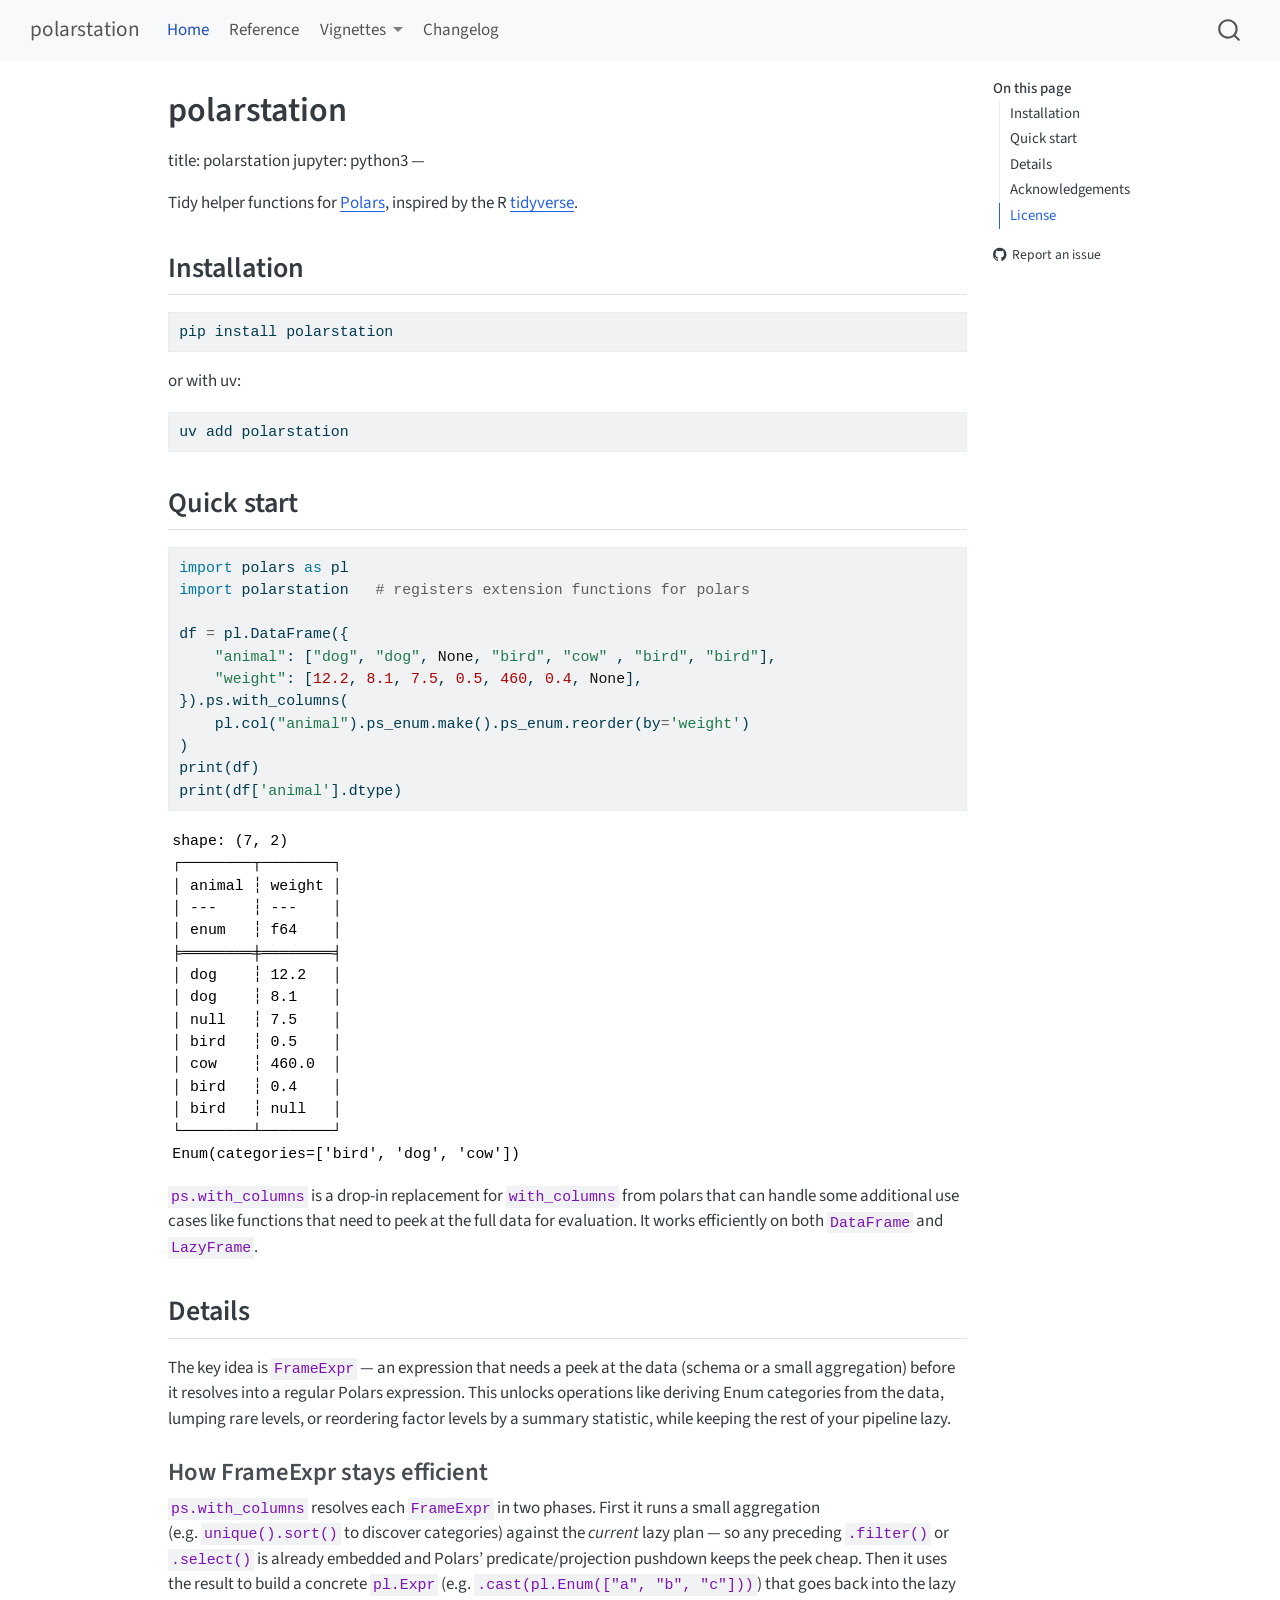
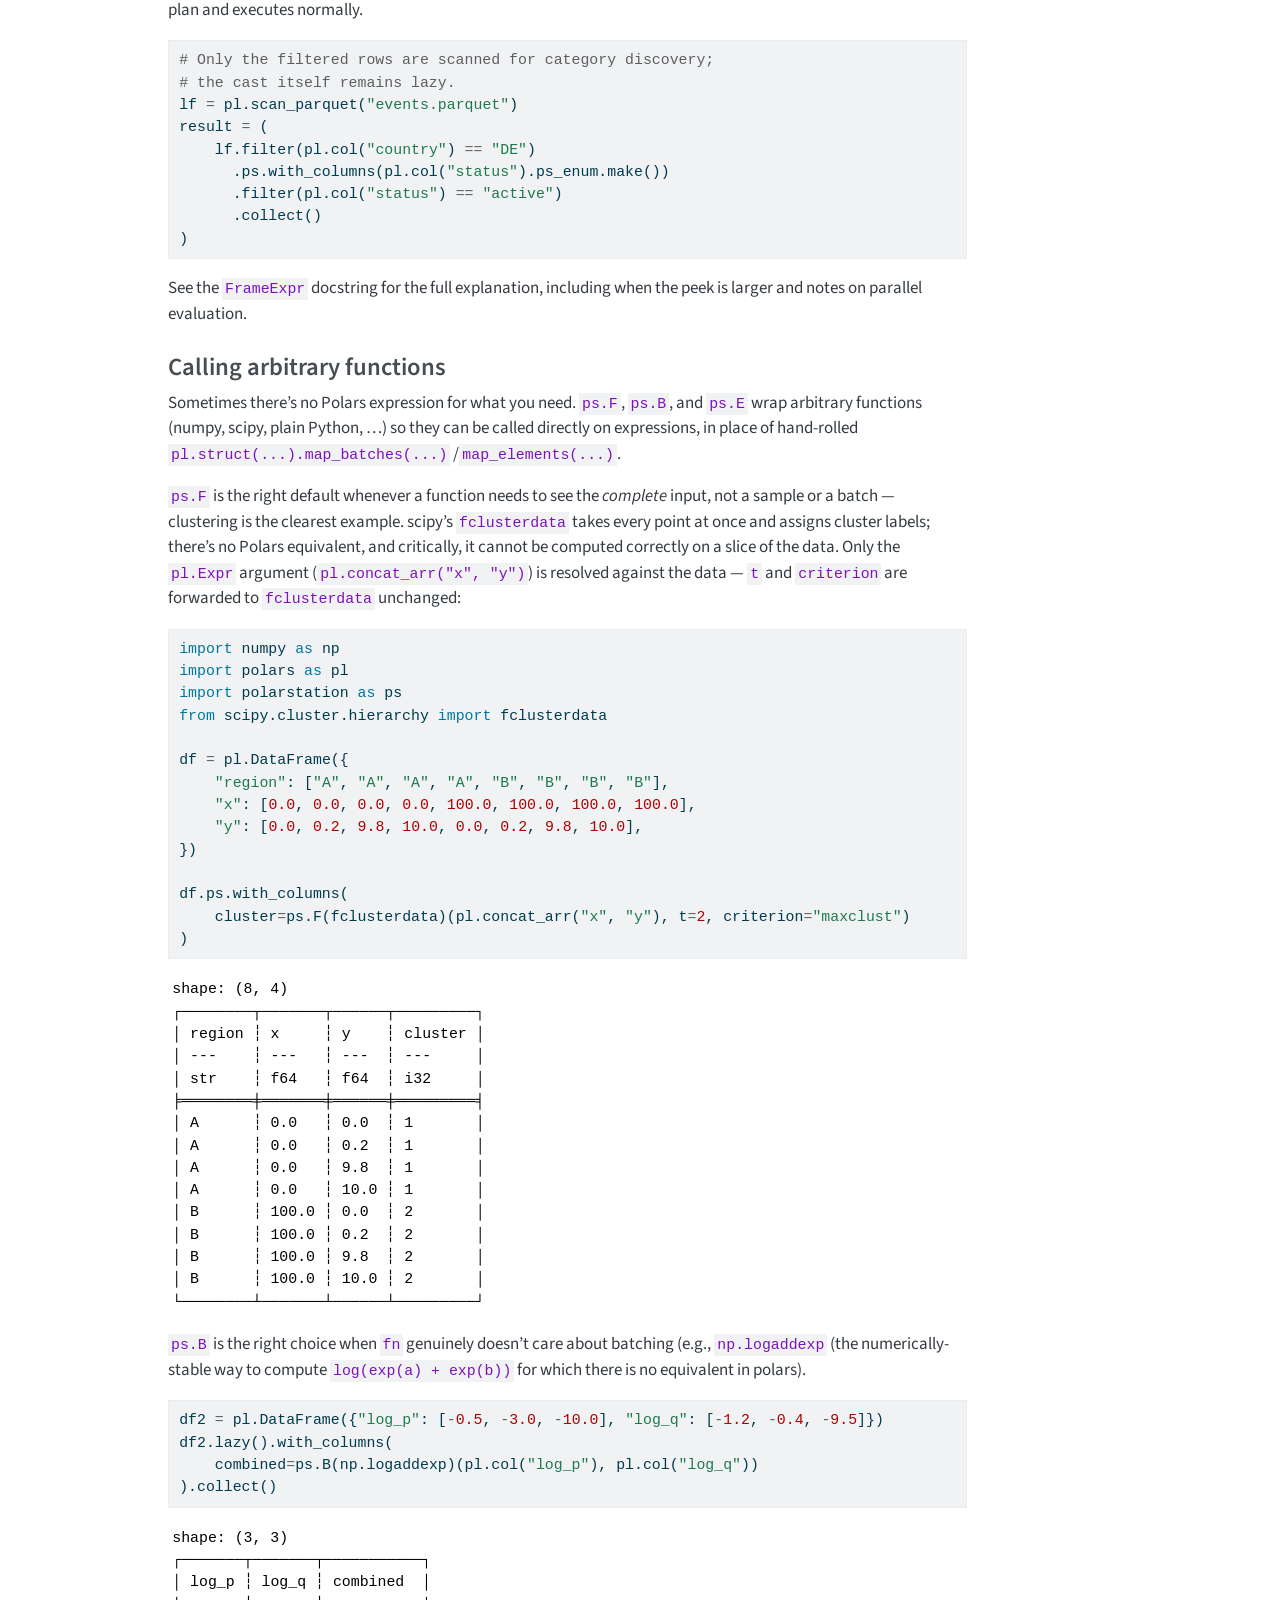
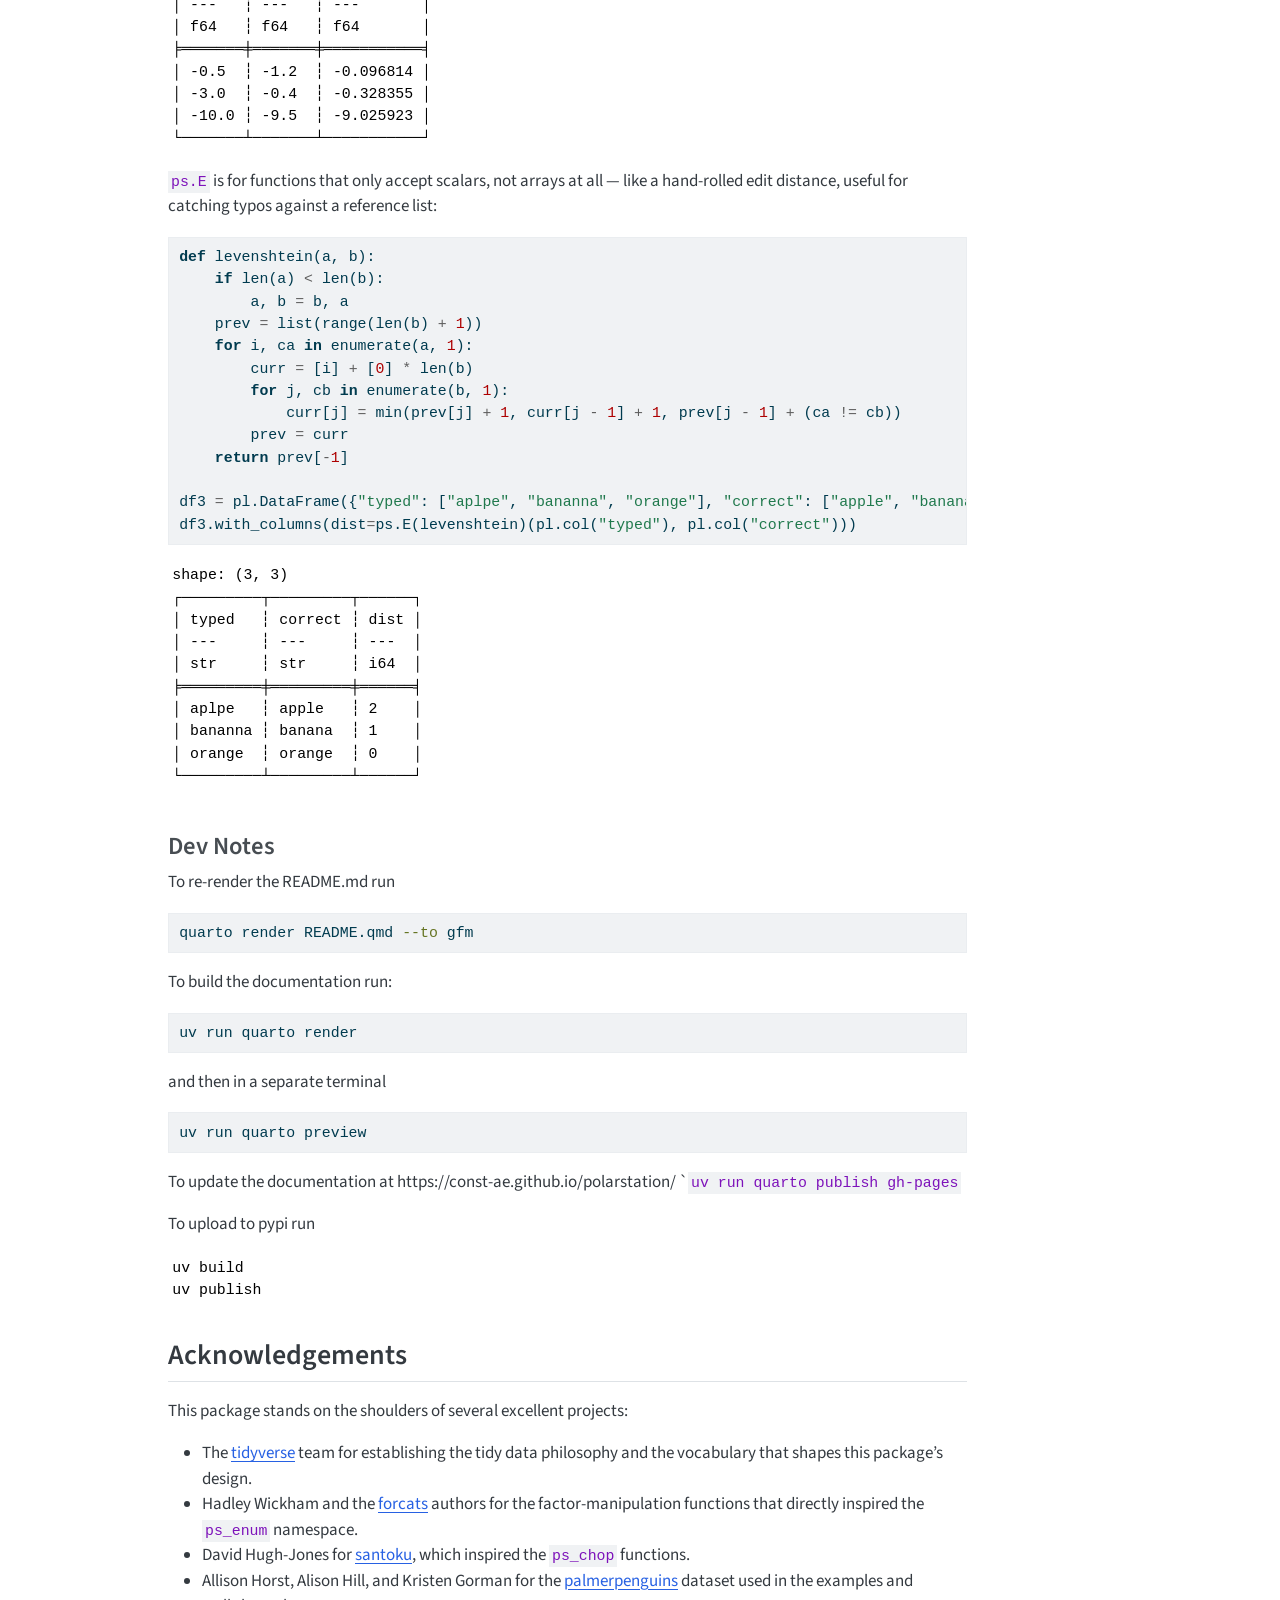
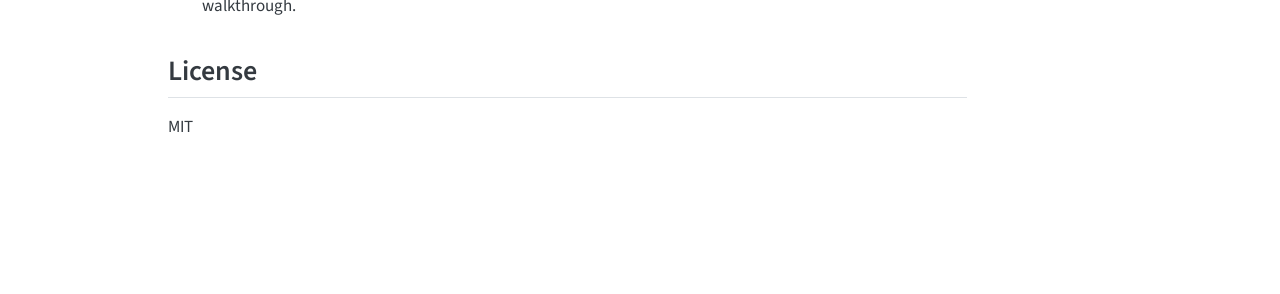
<file: index.html>
<!DOCTYPE html>
<html xmlns="http://www.w3.org/1999/xhtml" lang="en" xml:lang="en"><head>

<meta charset="utf-8">
<meta name="generator" content="quarto-1.8.27">

<meta name="viewport" content="width=device-width, initial-scale=1.0, user-scalable=yes">


<title>polarstation</title>
<style>
code{white-space: pre-wrap;}
span.smallcaps{font-variant: small-caps;}
div.columns{display: flex; gap: min(4vw, 1.5em);}
div.column{flex: auto; overflow-x: auto;}
div.hanging-indent{margin-left: 1.5em; text-indent: -1.5em;}
ul.task-list{list-style: none;}
ul.task-list li input[type="checkbox"] {
  width: 0.8em;
  margin: 0 0.8em 0.2em -1em; /* quarto-specific, see https://github.com/quarto-dev/quarto-cli/issues/4556 */ 
  vertical-align: middle;
}
/* CSS for syntax highlighting */
html { -webkit-text-size-adjust: 100%; }
pre > code.sourceCode { white-space: pre; position: relative; }
pre > code.sourceCode > span { display: inline-block; line-height: 1.25; }
pre > code.sourceCode > span:empty { height: 1.2em; }
.sourceCode { overflow: visible; }
code.sourceCode > span { color: inherit; text-decoration: inherit; }
div.sourceCode { margin: 1em 0; }
pre.sourceCode { margin: 0; }
@media screen {
div.sourceCode { overflow: auto; }
}
@media print {
pre > code.sourceCode { white-space: pre-wrap; }
pre > code.sourceCode > span { text-indent: -5em; padding-left: 5em; }
}
pre.numberSource code
  { counter-reset: source-line 0; }
pre.numberSource code > span
  { position: relative; left: -4em; counter-increment: source-line; }
pre.numberSource code > span > a:first-child::before
  { content: counter(source-line);
    position: relative; left: -1em; text-align: right; vertical-align: baseline;
    border: none; display: inline-block;
    -webkit-touch-callout: none; -webkit-user-select: none;
    -khtml-user-select: none; -moz-user-select: none;
    -ms-user-select: none; user-select: none;
    padding: 0 4px; width: 4em;
  }
pre.numberSource { margin-left: 3em;  padding-left: 4px; }
div.sourceCode
  {   }
@media screen {
pre > code.sourceCode > span > a:first-child::before { text-decoration: underline; }
}
</style>


<script src="site_libs/quarto-nav/quarto-nav.js"></script>
<script src="site_libs/quarto-nav/headroom.min.js"></script>
<script src="site_libs/clipboard/clipboard.min.js"></script>
<script src="site_libs/quarto-search/autocomplete.umd.js"></script>
<script src="site_libs/quarto-search/fuse.min.js"></script>
<script src="site_libs/quarto-search/quarto-search.js"></script>
<meta name="quarto:offset" content="./">
<script src="site_libs/quarto-html/quarto.js" type="module"></script>
<script src="site_libs/quarto-html/tabsets/tabsets.js" type="module"></script>
<script src="site_libs/quarto-html/axe/axe-check.js" type="module"></script>
<script src="site_libs/quarto-html/popper.min.js"></script>
<script src="site_libs/quarto-html/tippy.umd.min.js"></script>
<script src="site_libs/quarto-html/anchor.min.js"></script>
<link href="site_libs/quarto-html/tippy.css" rel="stylesheet">
<link href="site_libs/quarto-html/quarto-syntax-highlighting-ed96de9b727972fe78a7b5d16c58bf87.css" rel="stylesheet" id="quarto-text-highlighting-styles">
<script src="site_libs/bootstrap/bootstrap.min.js"></script>
<link href="site_libs/bootstrap/bootstrap-icons.css" rel="stylesheet">
<link href="site_libs/bootstrap/bootstrap-5b4ad623e5705c0698d39aec6f10cf02.min.css" rel="stylesheet" append-hash="true" id="quarto-bootstrap" data-mode="light">
<script id="quarto-search-options" type="application/json">{
  "location": "navbar",
  "copy-button": false,
  "collapse-after": 3,
  "panel-placement": "end",
  "type": "overlay",
  "limit": 50,
  "keyboard-shortcut": [
    "f",
    "/",
    "s"
  ],
  "show-item-context": false,
  "language": {
    "search-no-results-text": "No results",
    "search-matching-documents-text": "matching documents",
    "search-copy-link-title": "Copy link to search",
    "search-hide-matches-text": "Hide additional matches",
    "search-more-match-text": "more match in this document",
    "search-more-matches-text": "more matches in this document",
    "search-clear-button-title": "Clear",
    "search-text-placeholder": "",
    "search-detached-cancel-button-title": "Cancel",
    "search-submit-button-title": "Submit",
    "search-label": "Search"
  }
}</script>


<link rel="stylesheet" href="styles.css">
</head>

<body class="nav-fixed quarto-light">

<div id="quarto-search-results"></div>
  <header id="quarto-header" class="headroom fixed-top">
    <nav class="navbar navbar-expand-lg " data-bs-theme="dark">
      <div class="navbar-container container-fluid">
      <div class="navbar-brand-container mx-auto">
    <a class="navbar-brand" href="./index.html">
    <span class="navbar-title">polarstation</span>
    </a>
  </div>
            <div id="quarto-search" class="" title="Search"></div>
          <button class="navbar-toggler" type="button" data-bs-toggle="collapse" data-bs-target="#navbarCollapse" aria-controls="navbarCollapse" role="menu" aria-expanded="false" aria-label="Toggle navigation" onclick="if (window.quartoToggleHeadroom) { window.quartoToggleHeadroom(); }">
  <span class="navbar-toggler-icon"></span>
</button>
          <div class="collapse navbar-collapse" id="navbarCollapse">
            <ul class="navbar-nav navbar-nav-scroll me-auto">
  <li class="nav-item">
    <a class="nav-link active" href="./index.html" aria-current="page"> 
<span class="menu-text">Home</span></a>
  </li>  
  <li class="nav-item">
    <a class="nav-link" href="./reference/index.html"> 
<span class="menu-text">Reference</span></a>
  </li>  
  <li class="nav-item dropdown ">
    <a class="nav-link dropdown-toggle" href="#" id="nav-menu-vignettes" role="link" data-bs-toggle="dropdown" aria-expanded="false">
 <span class="menu-text">Vignettes</span>
    </a>
    <ul class="dropdown-menu" aria-labelledby="nav-menu-vignettes">    
        <li>
    <a class="dropdown-item" href="./notebooks/walkthrough.html">
 <span class="dropdown-text">Walkthrough of the package</span></a>
  </li>  
        <li>
    <a class="dropdown-item" href="./notebooks/chop_labels.html">
 <span class="dropdown-text">Details on chopping functions</span></a>
  </li>  
    </ul>
  </li>
  <li class="nav-item">
    <a class="nav-link" href="./news.html"> 
<span class="menu-text">Changelog</span></a>
  </li>  
</ul>
          </div> <!-- /navcollapse -->
            <div class="quarto-navbar-tools">
</div>
      </div> <!-- /container-fluid -->
    </nav>
</header>
<!-- content -->
<div id="quarto-content" class="quarto-container page-columns page-rows-contents page-layout-article page-navbar">
<!-- sidebar -->
<!-- margin-sidebar -->
    <div id="quarto-margin-sidebar" class="sidebar margin-sidebar">
        <nav id="TOC" role="doc-toc" class="toc-active">
    <h2 id="toc-title">On this page</h2>
   
  <ul>
  <li><a href="#installation" id="toc-installation" class="nav-link active" data-scroll-target="#installation">Installation</a></li>
  <li><a href="#quick-start" id="toc-quick-start" class="nav-link" data-scroll-target="#quick-start">Quick start</a></li>
  <li><a href="#details" id="toc-details" class="nav-link" data-scroll-target="#details">Details</a>
  <ul class="collapse">
  <li><a href="#how-frameexpr-stays-efficient" id="toc-how-frameexpr-stays-efficient" class="nav-link" data-scroll-target="#how-frameexpr-stays-efficient">How FrameExpr stays efficient</a></li>
  <li><a href="#calling-arbitrary-functions" id="toc-calling-arbitrary-functions" class="nav-link" data-scroll-target="#calling-arbitrary-functions">Calling arbitrary functions</a></li>
  <li><a href="#dev-notes" id="toc-dev-notes" class="nav-link" data-scroll-target="#dev-notes">Dev Notes</a></li>
  </ul></li>
  <li><a href="#acknowledgements" id="toc-acknowledgements" class="nav-link" data-scroll-target="#acknowledgements">Acknowledgements</a></li>
  <li><a href="#license" id="toc-license" class="nav-link" data-scroll-target="#license">License</a></li>
  </ul>
<div class="toc-actions"><ul><li><a href="https://github.com/const-ae/polarstation/issues/new" class="toc-action"><i class="bi bi-github"></i>Report an issue</a></li></ul></div></nav>
    </div>
<!-- main -->
<main class="content" id="quarto-document-content">

<header id="title-block-header" class="quarto-title-block default">
<div class="quarto-title">
<h1 class="title">polarstation</h1>
</div>



<div class="quarto-title-meta">

    
  
    
  </div>
  


</header>


<p>title: polarstation jupyter: python3 —</p>
<!-- DO NOT EDIT README.md — it is generated from README.qmd.
     To update: quarto render README.qmd --to gfm -->
<p>Tidy helper functions for <a href="https://pola.rs">Polars</a>, inspired by the R <a href="https://tidyverse.org/">tidyverse</a>.</p>
<section id="installation" class="level2">
<h2 class="anchored" data-anchor-id="installation">Installation</h2>
<div class="code-copy-outer-scaffold"><div class="sourceCode" id="cb1"><pre class="sourceCode bash code-with-copy"><code class="sourceCode bash"><span id="cb1-1"><a href="#cb1-1" aria-hidden="true" tabindex="-1"></a><span class="ex">pip</span> install polarstation</span></code></pre></div><button title="Copy to Clipboard" class="code-copy-button"><i class="bi"></i></button></div>
<p>or with uv:</p>
<div class="code-copy-outer-scaffold"><div class="sourceCode" id="cb2"><pre class="sourceCode bash code-with-copy"><code class="sourceCode bash"><span id="cb2-1"><a href="#cb2-1" aria-hidden="true" tabindex="-1"></a><span class="ex">uv</span> add polarstation</span></code></pre></div><button title="Copy to Clipboard" class="code-copy-button"><i class="bi"></i></button></div>
</section>
<section id="quick-start" class="level2">
<h2 class="anchored" data-anchor-id="quick-start">Quick start</h2>
<div id="179d4e89" class="cell" data-execution_count="2">
<div class="code-copy-outer-scaffold"><div class="sourceCode cell-code" id="cb3"><pre class="sourceCode python code-with-copy"><code class="sourceCode python"><span id="cb3-1"><a href="#cb3-1" aria-hidden="true" tabindex="-1"></a><span class="im">import</span> polars <span class="im">as</span> pl</span>
<span id="cb3-2"><a href="#cb3-2" aria-hidden="true" tabindex="-1"></a><span class="im">import</span> polarstation   <span class="co"># registers extension functions for polars</span></span>
<span id="cb3-3"><a href="#cb3-3" aria-hidden="true" tabindex="-1"></a></span>
<span id="cb3-4"><a href="#cb3-4" aria-hidden="true" tabindex="-1"></a>df <span class="op">=</span> pl.DataFrame({</span>
<span id="cb3-5"><a href="#cb3-5" aria-hidden="true" tabindex="-1"></a>    <span class="st">"animal"</span>: [<span class="st">"dog"</span>, <span class="st">"dog"</span>, <span class="va">None</span>, <span class="st">"bird"</span>, <span class="st">"cow"</span> , <span class="st">"bird"</span>, <span class="st">"bird"</span>],</span>
<span id="cb3-6"><a href="#cb3-6" aria-hidden="true" tabindex="-1"></a>    <span class="st">"weight"</span>: [<span class="fl">12.2</span>, <span class="fl">8.1</span>, <span class="fl">7.5</span>, <span class="fl">0.5</span>, <span class="dv">460</span>, <span class="fl">0.4</span>, <span class="va">None</span>],</span>
<span id="cb3-7"><a href="#cb3-7" aria-hidden="true" tabindex="-1"></a>}).ps.with_columns(</span>
<span id="cb3-8"><a href="#cb3-8" aria-hidden="true" tabindex="-1"></a>    pl.col(<span class="st">"animal"</span>).ps_enum.make().ps_enum.reorder(by<span class="op">=</span><span class="st">'weight'</span>)</span>
<span id="cb3-9"><a href="#cb3-9" aria-hidden="true" tabindex="-1"></a>)</span>
<span id="cb3-10"><a href="#cb3-10" aria-hidden="true" tabindex="-1"></a><span class="bu">print</span>(df)</span>
<span id="cb3-11"><a href="#cb3-11" aria-hidden="true" tabindex="-1"></a><span class="bu">print</span>(df[<span class="st">'animal'</span>].dtype)</span></code></pre></div><button title="Copy to Clipboard" class="code-copy-button"><i class="bi"></i></button></div>
<div class="cell-output cell-output-stdout">
<pre><code>shape: (7, 2)
┌────────┬────────┐
│ animal ┆ weight │
│ ---    ┆ ---    │
│ enum   ┆ f64    │
╞════════╪════════╡
│ dog    ┆ 12.2   │
│ dog    ┆ 8.1    │
│ null   ┆ 7.5    │
│ bird   ┆ 0.5    │
│ cow    ┆ 460.0  │
│ bird   ┆ 0.4    │
│ bird   ┆ null   │
└────────┴────────┘
Enum(categories=['bird', 'dog', 'cow'])</code></pre>
</div>
</div>
<p><code>ps.with_columns</code> is a drop-in replacement for <code>with_columns</code> from polars that can handle some additional use cases like functions that need to peek at the full data for evaluation. It works efficiently on both <code>DataFrame</code> and <code>LazyFrame</code>.</p>
</section>
<section id="details" class="level2">
<h2 class="anchored" data-anchor-id="details">Details</h2>
<p>The key idea is <code>FrameExpr</code> — an expression that needs a peek at the data (schema or a small aggregation) before it resolves into a regular Polars expression. This unlocks operations like deriving Enum categories from the data, lumping rare levels, or reordering factor levels by a summary statistic, while keeping the rest of your pipeline lazy.</p>
<section id="how-frameexpr-stays-efficient" class="level3">
<h3 class="anchored" data-anchor-id="how-frameexpr-stays-efficient">How FrameExpr stays efficient</h3>
<p><code>ps.with_columns</code> resolves each <code>FrameExpr</code> in two phases. First it runs a small aggregation (e.g.&nbsp;<code>unique().sort()</code> to discover categories) against the <em>current</em> lazy plan — so any preceding <code>.filter()</code> or <code>.select()</code> is already embedded and Polars’ predicate/projection pushdown keeps the peek cheap. Then it uses the result to build a concrete <code>pl.Expr</code> (e.g.&nbsp;<code>.cast(pl.Enum(["a", "b", "c"]))</code>) that goes back into the lazy plan and executes normally.</p>
<div class="code-copy-outer-scaffold"><div class="sourceCode" id="cb5"><pre class="sourceCode python code-with-copy"><code class="sourceCode python"><span id="cb5-1"><a href="#cb5-1" aria-hidden="true" tabindex="-1"></a><span class="co"># Only the filtered rows are scanned for category discovery;</span></span>
<span id="cb5-2"><a href="#cb5-2" aria-hidden="true" tabindex="-1"></a><span class="co"># the cast itself remains lazy.</span></span>
<span id="cb5-3"><a href="#cb5-3" aria-hidden="true" tabindex="-1"></a>lf <span class="op">=</span> pl.scan_parquet(<span class="st">"events.parquet"</span>)</span>
<span id="cb5-4"><a href="#cb5-4" aria-hidden="true" tabindex="-1"></a>result <span class="op">=</span> (</span>
<span id="cb5-5"><a href="#cb5-5" aria-hidden="true" tabindex="-1"></a>    lf.<span class="bu">filter</span>(pl.col(<span class="st">"country"</span>) <span class="op">==</span> <span class="st">"DE"</span>)</span>
<span id="cb5-6"><a href="#cb5-6" aria-hidden="true" tabindex="-1"></a>      .ps.with_columns(pl.col(<span class="st">"status"</span>).ps_enum.make())</span>
<span id="cb5-7"><a href="#cb5-7" aria-hidden="true" tabindex="-1"></a>      .<span class="bu">filter</span>(pl.col(<span class="st">"status"</span>) <span class="op">==</span> <span class="st">"active"</span>)</span>
<span id="cb5-8"><a href="#cb5-8" aria-hidden="true" tabindex="-1"></a>      .collect()</span>
<span id="cb5-9"><a href="#cb5-9" aria-hidden="true" tabindex="-1"></a>)</span></code></pre></div><button title="Copy to Clipboard" class="code-copy-button"><i class="bi"></i></button></div>
<p>See the <code>FrameExpr</code> docstring for the full explanation, including when the peek is larger and notes on parallel evaluation.</p>
</section>
<section id="calling-arbitrary-functions" class="level3">
<h3 class="anchored" data-anchor-id="calling-arbitrary-functions">Calling arbitrary functions</h3>
<p>Sometimes there’s no Polars expression for what you need. <code>ps.F</code>, <code>ps.B</code>, and <code>ps.E</code> wrap arbitrary functions (numpy, scipy, plain Python, …) so they can be called directly on expressions, in place of hand-rolled <code>pl.struct(...).map_batches(...)</code> /<code>map_elements(...)</code>.</p>
<p><strong><code>ps.F</code></strong> is the right default whenever a function needs to see the <em>complete</em> input, not a sample or a batch — clustering is the clearest example. scipy’s <code>fclusterdata</code> takes every point at once and assigns cluster labels; there’s no Polars equivalent, and critically, it cannot be computed correctly on a slice of the data. Only the <code>pl.Expr</code> argument (<code>pl.concat_arr("x", "y")</code>) is resolved against the data — <code>t</code> and <code>criterion</code> are forwarded to <code>fclusterdata</code> unchanged:</p>
<div id="bf5172b7" class="cell" data-execution_count="3">
<div class="code-copy-outer-scaffold"><div class="sourceCode cell-code" id="cb6"><pre class="sourceCode python code-with-copy"><code class="sourceCode python"><span id="cb6-1"><a href="#cb6-1" aria-hidden="true" tabindex="-1"></a><span class="im">import</span> numpy <span class="im">as</span> np</span>
<span id="cb6-2"><a href="#cb6-2" aria-hidden="true" tabindex="-1"></a><span class="im">import</span> polars <span class="im">as</span> pl</span>
<span id="cb6-3"><a href="#cb6-3" aria-hidden="true" tabindex="-1"></a><span class="im">import</span> polarstation <span class="im">as</span> ps</span>
<span id="cb6-4"><a href="#cb6-4" aria-hidden="true" tabindex="-1"></a><span class="im">from</span> scipy.cluster.hierarchy <span class="im">import</span> fclusterdata</span>
<span id="cb6-5"><a href="#cb6-5" aria-hidden="true" tabindex="-1"></a></span>
<span id="cb6-6"><a href="#cb6-6" aria-hidden="true" tabindex="-1"></a>df <span class="op">=</span> pl.DataFrame({</span>
<span id="cb6-7"><a href="#cb6-7" aria-hidden="true" tabindex="-1"></a>    <span class="st">"region"</span>: [<span class="st">"A"</span>, <span class="st">"A"</span>, <span class="st">"A"</span>, <span class="st">"A"</span>, <span class="st">"B"</span>, <span class="st">"B"</span>, <span class="st">"B"</span>, <span class="st">"B"</span>],</span>
<span id="cb6-8"><a href="#cb6-8" aria-hidden="true" tabindex="-1"></a>    <span class="st">"x"</span>: [<span class="fl">0.0</span>, <span class="fl">0.0</span>, <span class="fl">0.0</span>, <span class="fl">0.0</span>, <span class="fl">100.0</span>, <span class="fl">100.0</span>, <span class="fl">100.0</span>, <span class="fl">100.0</span>],</span>
<span id="cb6-9"><a href="#cb6-9" aria-hidden="true" tabindex="-1"></a>    <span class="st">"y"</span>: [<span class="fl">0.0</span>, <span class="fl">0.2</span>, <span class="fl">9.8</span>, <span class="fl">10.0</span>, <span class="fl">0.0</span>, <span class="fl">0.2</span>, <span class="fl">9.8</span>, <span class="fl">10.0</span>],</span>
<span id="cb6-10"><a href="#cb6-10" aria-hidden="true" tabindex="-1"></a>})</span>
<span id="cb6-11"><a href="#cb6-11" aria-hidden="true" tabindex="-1"></a></span>
<span id="cb6-12"><a href="#cb6-12" aria-hidden="true" tabindex="-1"></a>df.ps.with_columns(</span>
<span id="cb6-13"><a href="#cb6-13" aria-hidden="true" tabindex="-1"></a>    cluster<span class="op">=</span>ps.F(fclusterdata)(pl.concat_arr(<span class="st">"x"</span>, <span class="st">"y"</span>), t<span class="op">=</span><span class="dv">2</span>, criterion<span class="op">=</span><span class="st">"maxclust"</span>)</span>
<span id="cb6-14"><a href="#cb6-14" aria-hidden="true" tabindex="-1"></a>)</span></code></pre></div><button title="Copy to Clipboard" class="code-copy-button"><i class="bi"></i></button></div>
<div class="cell-output cell-output-display" data-execution_count="3">
<pre><code>shape: (8, 4)
┌────────┬───────┬──────┬─────────┐
│ region ┆ x     ┆ y    ┆ cluster │
│ ---    ┆ ---   ┆ ---  ┆ ---     │
│ str    ┆ f64   ┆ f64  ┆ i32     │
╞════════╪═══════╪══════╪═════════╡
│ A      ┆ 0.0   ┆ 0.0  ┆ 1       │
│ A      ┆ 0.0   ┆ 0.2  ┆ 1       │
│ A      ┆ 0.0   ┆ 9.8  ┆ 1       │
│ A      ┆ 0.0   ┆ 10.0 ┆ 1       │
│ B      ┆ 100.0 ┆ 0.0  ┆ 2       │
│ B      ┆ 100.0 ┆ 0.2  ┆ 2       │
│ B      ┆ 100.0 ┆ 9.8  ┆ 2       │
│ B      ┆ 100.0 ┆ 10.0 ┆ 2       │
└────────┴───────┴──────┴─────────┘</code></pre>
</div>
</div>
<p><strong><code>ps.B</code></strong> is the right choice when <code>fn</code> genuinely doesn’t care about batching (e.g., <code>np.logaddexp</code> (the numerically-stable way to compute <code>log(exp(a) + exp(b))</code> for which there is no equivalent in polars).</p>
<div id="4743dab0" class="cell" data-execution_count="4">
<div class="code-copy-outer-scaffold"><div class="sourceCode cell-code" id="cb8"><pre class="sourceCode python code-with-copy"><code class="sourceCode python"><span id="cb8-1"><a href="#cb8-1" aria-hidden="true" tabindex="-1"></a>df2 <span class="op">=</span> pl.DataFrame({<span class="st">"log_p"</span>: [<span class="op">-</span><span class="fl">0.5</span>, <span class="op">-</span><span class="fl">3.0</span>, <span class="op">-</span><span class="fl">10.0</span>], <span class="st">"log_q"</span>: [<span class="op">-</span><span class="fl">1.2</span>, <span class="op">-</span><span class="fl">0.4</span>, <span class="op">-</span><span class="fl">9.5</span>]})</span>
<span id="cb8-2"><a href="#cb8-2" aria-hidden="true" tabindex="-1"></a>df2.lazy().with_columns(</span>
<span id="cb8-3"><a href="#cb8-3" aria-hidden="true" tabindex="-1"></a>    combined<span class="op">=</span>ps.B(np.logaddexp)(pl.col(<span class="st">"log_p"</span>), pl.col(<span class="st">"log_q"</span>))</span>
<span id="cb8-4"><a href="#cb8-4" aria-hidden="true" tabindex="-1"></a>).collect()</span></code></pre></div><button title="Copy to Clipboard" class="code-copy-button"><i class="bi"></i></button></div>
<div class="cell-output cell-output-display" data-execution_count="4">
<pre><code>shape: (3, 3)
┌───────┬───────┬───────────┐
│ log_p ┆ log_q ┆ combined  │
│ ---   ┆ ---   ┆ ---       │
│ f64   ┆ f64   ┆ f64       │
╞═══════╪═══════╪═══════════╡
│ -0.5  ┆ -1.2  ┆ -0.096814 │
│ -3.0  ┆ -0.4  ┆ -0.328355 │
│ -10.0 ┆ -9.5  ┆ -9.025923 │
└───────┴───────┴───────────┘</code></pre>
</div>
</div>
<p><strong><code>ps.E</code></strong> is for functions that only accept scalars, not arrays at all — like a hand-rolled edit distance, useful for catching typos against a reference list:</p>
<div id="b7a58bb9" class="cell" data-execution_count="5">
<div class="code-copy-outer-scaffold"><div class="sourceCode cell-code" id="cb10"><pre class="sourceCode python code-with-copy"><code class="sourceCode python"><span id="cb10-1"><a href="#cb10-1" aria-hidden="true" tabindex="-1"></a><span class="kw">def</span> levenshtein(a, b):</span>
<span id="cb10-2"><a href="#cb10-2" aria-hidden="true" tabindex="-1"></a>    <span class="cf">if</span> <span class="bu">len</span>(a) <span class="op">&lt;</span> <span class="bu">len</span>(b):</span>
<span id="cb10-3"><a href="#cb10-3" aria-hidden="true" tabindex="-1"></a>        a, b <span class="op">=</span> b, a</span>
<span id="cb10-4"><a href="#cb10-4" aria-hidden="true" tabindex="-1"></a>    prev <span class="op">=</span> <span class="bu">list</span>(<span class="bu">range</span>(<span class="bu">len</span>(b) <span class="op">+</span> <span class="dv">1</span>))</span>
<span id="cb10-5"><a href="#cb10-5" aria-hidden="true" tabindex="-1"></a>    <span class="cf">for</span> i, ca <span class="kw">in</span> <span class="bu">enumerate</span>(a, <span class="dv">1</span>):</span>
<span id="cb10-6"><a href="#cb10-6" aria-hidden="true" tabindex="-1"></a>        curr <span class="op">=</span> [i] <span class="op">+</span> [<span class="dv">0</span>] <span class="op">*</span> <span class="bu">len</span>(b)</span>
<span id="cb10-7"><a href="#cb10-7" aria-hidden="true" tabindex="-1"></a>        <span class="cf">for</span> j, cb <span class="kw">in</span> <span class="bu">enumerate</span>(b, <span class="dv">1</span>):</span>
<span id="cb10-8"><a href="#cb10-8" aria-hidden="true" tabindex="-1"></a>            curr[j] <span class="op">=</span> <span class="bu">min</span>(prev[j] <span class="op">+</span> <span class="dv">1</span>, curr[j <span class="op">-</span> <span class="dv">1</span>] <span class="op">+</span> <span class="dv">1</span>, prev[j <span class="op">-</span> <span class="dv">1</span>] <span class="op">+</span> (ca <span class="op">!=</span> cb))</span>
<span id="cb10-9"><a href="#cb10-9" aria-hidden="true" tabindex="-1"></a>        prev <span class="op">=</span> curr</span>
<span id="cb10-10"><a href="#cb10-10" aria-hidden="true" tabindex="-1"></a>    <span class="cf">return</span> prev[<span class="op">-</span><span class="dv">1</span>]</span>
<span id="cb10-11"><a href="#cb10-11" aria-hidden="true" tabindex="-1"></a></span>
<span id="cb10-12"><a href="#cb10-12" aria-hidden="true" tabindex="-1"></a>df3 <span class="op">=</span> pl.DataFrame({<span class="st">"typed"</span>: [<span class="st">"aplpe"</span>, <span class="st">"bananna"</span>, <span class="st">"orange"</span>], <span class="st">"correct"</span>: [<span class="st">"apple"</span>, <span class="st">"banana"</span>, <span class="st">"orange"</span>]})</span>
<span id="cb10-13"><a href="#cb10-13" aria-hidden="true" tabindex="-1"></a>df3.with_columns(dist<span class="op">=</span>ps.E(levenshtein)(pl.col(<span class="st">"typed"</span>), pl.col(<span class="st">"correct"</span>)))</span></code></pre></div><button title="Copy to Clipboard" class="code-copy-button"><i class="bi"></i></button></div>
<div class="cell-output cell-output-display" data-execution_count="5">
<pre><code>shape: (3, 3)
┌─────────┬─────────┬──────┐
│ typed   ┆ correct ┆ dist │
│ ---     ┆ ---     ┆ ---  │
│ str     ┆ str     ┆ i64  │
╞═════════╪═════════╪══════╡
│ aplpe   ┆ apple   ┆ 2    │
│ bananna ┆ banana  ┆ 1    │
│ orange  ┆ orange  ┆ 0    │
└─────────┴─────────┴──────┘</code></pre>
</div>
</div>
</section>
<section id="dev-notes" class="level3">
<h3 class="anchored" data-anchor-id="dev-notes">Dev Notes</h3>
<p>To re-render the README.md run</p>
<div class="code-copy-outer-scaffold"><div class="sourceCode" id="cb12"><pre class="sourceCode bash code-with-copy"><code class="sourceCode bash"><span id="cb12-1"><a href="#cb12-1" aria-hidden="true" tabindex="-1"></a><span class="ex">quarto</span> render README.qmd <span class="at">--to</span> gfm</span></code></pre></div><button title="Copy to Clipboard" class="code-copy-button"><i class="bi"></i></button></div>
<p>To build the documentation run:</p>
<div class="code-copy-outer-scaffold"><div class="sourceCode" id="cb13"><pre class="sourceCode bash code-with-copy"><code class="sourceCode bash"><span id="cb13-1"><a href="#cb13-1" aria-hidden="true" tabindex="-1"></a><span class="ex">uv</span> run quarto render</span></code></pre></div><button title="Copy to Clipboard" class="code-copy-button"><i class="bi"></i></button></div>
<p>and then in a separate terminal</p>
<div class="code-copy-outer-scaffold"><div class="sourceCode" id="cb14"><pre class="sourceCode bash code-with-copy"><code class="sourceCode bash"><span id="cb14-1"><a href="#cb14-1" aria-hidden="true" tabindex="-1"></a><span class="ex">uv</span> run quarto preview</span></code></pre></div><button title="Copy to Clipboard" class="code-copy-button"><i class="bi"></i></button></div>
<p>To update the documentation at https://const-ae.github.io/polarstation/ `<code>uv run quarto publish gh-pages</code></p>
<p>To upload to pypi run</p>
<pre><code>uv build
uv publish</code></pre>
</section>
</section>
<section id="acknowledgements" class="level2">
<h2 class="anchored" data-anchor-id="acknowledgements">Acknowledgements</h2>
<p>This package stands on the shoulders of several excellent projects:</p>
<ul>
<li>The <a href="https://tidyverse.org/">tidyverse</a> team for establishing the tidy data philosophy and the vocabulary that shapes this package’s design.</li>
<li>Hadley Wickham and the <a href="https://forcats.tidyverse.org/">forcats</a> authors for the factor-manipulation functions that directly inspired the <code>ps_enum</code> namespace.</li>
<li>David Hugh-Jones for <a href="https://hughjonesd.github.io/santoku/">santoku</a>, which inspired the <code>ps_chop</code> functions.</li>
<li>Allison Horst, Alison Hill, and Kristen Gorman for the <a href="https://allisonhorst.github.io/palmerpenguins/">palmerpenguins</a> dataset used in the examples and walkthrough.</li>
</ul>
</section>
<section id="license" class="level2">
<h2 class="anchored" data-anchor-id="license">License</h2>
<p>MIT</p>


</section>

</main> <!-- /main -->
<script id="quarto-html-after-body" type="application/javascript">
  window.document.addEventListener("DOMContentLoaded", function (event) {
    const icon = "";
    const anchorJS = new window.AnchorJS();
    anchorJS.options = {
      placement: 'right',
      icon: icon
    };
    anchorJS.add('.anchored');
    const isCodeAnnotation = (el) => {
      for (const clz of el.classList) {
        if (clz.startsWith('code-annotation-')) {                     
          return true;
        }
      }
      return false;
    }
    const onCopySuccess = function(e) {
      // button target
      const button = e.trigger;
      // don't keep focus
      button.blur();
      // flash "checked"
      button.classList.add('code-copy-button-checked');
      var currentTitle = button.getAttribute("title");
      button.setAttribute("title", "Copied!");
      let tooltip;
      if (window.bootstrap) {
        button.setAttribute("data-bs-toggle", "tooltip");
        button.setAttribute("data-bs-placement", "left");
        button.setAttribute("data-bs-title", "Copied!");
        tooltip = new bootstrap.Tooltip(button, 
          { trigger: "manual", 
            customClass: "code-copy-button-tooltip",
            offset: [0, -8]});
        tooltip.show();    
      }
      setTimeout(function() {
        if (tooltip) {
          tooltip.hide();
          button.removeAttribute("data-bs-title");
          button.removeAttribute("data-bs-toggle");
          button.removeAttribute("data-bs-placement");
        }
        button.setAttribute("title", currentTitle);
        button.classList.remove('code-copy-button-checked');
      }, 1000);
      // clear code selection
      e.clearSelection();
    }
    const getTextToCopy = function(trigger) {
      const outerScaffold = trigger.parentElement.cloneNode(true);
      const codeEl = outerScaffold.querySelector('code');
      for (const childEl of codeEl.children) {
        if (isCodeAnnotation(childEl)) {
          childEl.remove();
        }
      }
      return codeEl.innerText;
    }
    const clipboard = new window.ClipboardJS('.code-copy-button:not([data-in-quarto-modal])', {
      text: getTextToCopy
    });
    clipboard.on('success', onCopySuccess);
    if (window.document.getElementById('quarto-embedded-source-code-modal')) {
      const clipboardModal = new window.ClipboardJS('.code-copy-button[data-in-quarto-modal]', {
        text: getTextToCopy,
        container: window.document.getElementById('quarto-embedded-source-code-modal')
      });
      clipboardModal.on('success', onCopySuccess);
    }
      var localhostRegex = new RegExp(/^(?:http|https):\/\/localhost\:?[0-9]*\//);
      var mailtoRegex = new RegExp(/^mailto:/);
        var filterRegex = new RegExp("https:\/\/const-ae\.github\.io\/polarstation\/");
      var isInternal = (href) => {
          return filterRegex.test(href) || localhostRegex.test(href) || mailtoRegex.test(href);
      }
      // Inspect non-navigation links and adorn them if external
     var links = window.document.querySelectorAll('a[href]:not(.nav-link):not(.navbar-brand):not(.toc-action):not(.sidebar-link):not(.sidebar-item-toggle):not(.pagination-link):not(.no-external):not([aria-hidden]):not(.dropdown-item):not(.quarto-navigation-tool):not(.about-link)');
      for (var i=0; i<links.length; i++) {
        const link = links[i];
        if (!isInternal(link.href)) {
          // undo the damage that might have been done by quarto-nav.js in the case of
          // links that we want to consider external
          if (link.dataset.originalHref !== undefined) {
            link.href = link.dataset.originalHref;
          }
        }
      }
    function tippyHover(el, contentFn, onTriggerFn, onUntriggerFn) {
      const config = {
        allowHTML: true,
        maxWidth: 500,
        delay: 100,
        arrow: false,
        appendTo: function(el) {
            return el.parentElement;
        },
        interactive: true,
        interactiveBorder: 10,
        theme: 'quarto',
        placement: 'bottom-start',
      };
      if (contentFn) {
        config.content = contentFn;
      }
      if (onTriggerFn) {
        config.onTrigger = onTriggerFn;
      }
      if (onUntriggerFn) {
        config.onUntrigger = onUntriggerFn;
      }
      window.tippy(el, config); 
    }
    const noterefs = window.document.querySelectorAll('a[role="doc-noteref"]');
    for (var i=0; i<noterefs.length; i++) {
      const ref = noterefs[i];
      tippyHover(ref, function() {
        // use id or data attribute instead here
        let href = ref.getAttribute('data-footnote-href') || ref.getAttribute('href');
        try { href = new URL(href).hash; } catch {}
        const id = href.replace(/^#\/?/, "");
        const note = window.document.getElementById(id);
        if (note) {
          return note.innerHTML;
        } else {
          return "";
        }
      });
    }
    const xrefs = window.document.querySelectorAll('a.quarto-xref');
    const processXRef = (id, note) => {
      // Strip column container classes
      const stripColumnClz = (el) => {
        el.classList.remove("page-full", "page-columns");
        if (el.children) {
          for (const child of el.children) {
            stripColumnClz(child);
          }
        }
      }
      stripColumnClz(note)
      if (id === null || id.startsWith('sec-')) {
        // Special case sections, only their first couple elements
        const container = document.createElement("div");
        if (note.children && note.children.length > 2) {
          container.appendChild(note.children[0].cloneNode(true));
          for (let i = 1; i < note.children.length; i++) {
            const child = note.children[i];
            if (child.tagName === "P" && child.innerText === "") {
              continue;
            } else {
              container.appendChild(child.cloneNode(true));
              break;
            }
          }
          if (window.Quarto?.typesetMath) {
            window.Quarto.typesetMath(container);
          }
          return container.innerHTML
        } else {
          if (window.Quarto?.typesetMath) {
            window.Quarto.typesetMath(note);
          }
          return note.innerHTML;
        }
      } else {
        // Remove any anchor links if they are present
        const anchorLink = note.querySelector('a.anchorjs-link');
        if (anchorLink) {
          anchorLink.remove();
        }
        if (window.Quarto?.typesetMath) {
          window.Quarto.typesetMath(note);
        }
        if (note.classList.contains("callout")) {
          return note.outerHTML;
        } else {
          return note.innerHTML;
        }
      }
    }
    for (var i=0; i<xrefs.length; i++) {
      const xref = xrefs[i];
      tippyHover(xref, undefined, function(instance) {
        instance.disable();
        let url = xref.getAttribute('href');
        let hash = undefined; 
        if (url.startsWith('#')) {
          hash = url;
        } else {
          try { hash = new URL(url).hash; } catch {}
        }
        if (hash) {
          const id = hash.replace(/^#\/?/, "");
          const note = window.document.getElementById(id);
          if (note !== null) {
            try {
              const html = processXRef(id, note.cloneNode(true));
              instance.setContent(html);
            } finally {
              instance.enable();
              instance.show();
            }
          } else {
            // See if we can fetch this
            fetch(url.split('#')[0])
            .then(res => res.text())
            .then(html => {
              const parser = new DOMParser();
              const htmlDoc = parser.parseFromString(html, "text/html");
              const note = htmlDoc.getElementById(id);
              if (note !== null) {
                const html = processXRef(id, note);
                instance.setContent(html);
              } 
            }).finally(() => {
              instance.enable();
              instance.show();
            });
          }
        } else {
          // See if we can fetch a full url (with no hash to target)
          // This is a special case and we should probably do some content thinning / targeting
          fetch(url)
          .then(res => res.text())
          .then(html => {
            const parser = new DOMParser();
            const htmlDoc = parser.parseFromString(html, "text/html");
            const note = htmlDoc.querySelector('main.content');
            if (note !== null) {
              // This should only happen for chapter cross references
              // (since there is no id in the URL)
              // remove the first header
              if (note.children.length > 0 && note.children[0].tagName === "HEADER") {
                note.children[0].remove();
              }
              const html = processXRef(null, note);
              instance.setContent(html);
            } 
          }).finally(() => {
            instance.enable();
            instance.show();
          });
        }
      }, function(instance) {
      });
    }
        let selectedAnnoteEl;
        const selectorForAnnotation = ( cell, annotation) => {
          let cellAttr = 'data-code-cell="' + cell + '"';
          let lineAttr = 'data-code-annotation="' +  annotation + '"';
          const selector = 'span[' + cellAttr + '][' + lineAttr + ']';
          return selector;
        }
        const selectCodeLines = (annoteEl) => {
          const doc = window.document;
          const targetCell = annoteEl.getAttribute("data-target-cell");
          const targetAnnotation = annoteEl.getAttribute("data-target-annotation");
          const annoteSpan = window.document.querySelector(selectorForAnnotation(targetCell, targetAnnotation));
          const lines = annoteSpan.getAttribute("data-code-lines").split(",");
          const lineIds = lines.map((line) => {
            return targetCell + "-" + line;
          })
          let top = null;
          let height = null;
          let parent = null;
          if (lineIds.length > 0) {
              //compute the position of the single el (top and bottom and make a div)
              const el = window.document.getElementById(lineIds[0]);
              top = el.offsetTop;
              height = el.offsetHeight;
              parent = el.parentElement.parentElement;
            if (lineIds.length > 1) {
              const lastEl = window.document.getElementById(lineIds[lineIds.length - 1]);
              const bottom = lastEl.offsetTop + lastEl.offsetHeight;
              height = bottom - top;
            }
            if (top !== null && height !== null && parent !== null) {
              // cook up a div (if necessary) and position it 
              let div = window.document.getElementById("code-annotation-line-highlight");
              if (div === null) {
                div = window.document.createElement("div");
                div.setAttribute("id", "code-annotation-line-highlight");
                div.style.position = 'absolute';
                parent.appendChild(div);
              }
              div.style.top = top - 2 + "px";
              div.style.height = height + 4 + "px";
              div.style.left = 0;
              let gutterDiv = window.document.getElementById("code-annotation-line-highlight-gutter");
              if (gutterDiv === null) {
                gutterDiv = window.document.createElement("div");
                gutterDiv.setAttribute("id", "code-annotation-line-highlight-gutter");
                gutterDiv.style.position = 'absolute';
                const codeCell = window.document.getElementById(targetCell);
                const gutter = codeCell.querySelector('.code-annotation-gutter');
                gutter.appendChild(gutterDiv);
              }
              gutterDiv.style.top = top - 2 + "px";
              gutterDiv.style.height = height + 4 + "px";
            }
            selectedAnnoteEl = annoteEl;
          }
        };
        const unselectCodeLines = () => {
          const elementsIds = ["code-annotation-line-highlight", "code-annotation-line-highlight-gutter"];
          elementsIds.forEach((elId) => {
            const div = window.document.getElementById(elId);
            if (div) {
              div.remove();
            }
          });
          selectedAnnoteEl = undefined;
        };
          // Handle positioning of the toggle
      window.addEventListener(
        "resize",
        throttle(() => {
          elRect = undefined;
          if (selectedAnnoteEl) {
            selectCodeLines(selectedAnnoteEl);
          }
        }, 10)
      );
      function throttle(fn, ms) {
      let throttle = false;
      let timer;
        return (...args) => {
          if(!throttle) { // first call gets through
              fn.apply(this, args);
              throttle = true;
          } else { // all the others get throttled
              if(timer) clearTimeout(timer); // cancel #2
              timer = setTimeout(() => {
                fn.apply(this, args);
                timer = throttle = false;
              }, ms);
          }
        };
      }
        // Attach click handler to the DT
        const annoteDls = window.document.querySelectorAll('dt[data-target-cell]');
        for (const annoteDlNode of annoteDls) {
          annoteDlNode.addEventListener('click', (event) => {
            const clickedEl = event.target;
            if (clickedEl !== selectedAnnoteEl) {
              unselectCodeLines();
              const activeEl = window.document.querySelector('dt[data-target-cell].code-annotation-active');
              if (activeEl) {
                activeEl.classList.remove('code-annotation-active');
              }
              selectCodeLines(clickedEl);
              clickedEl.classList.add('code-annotation-active');
            } else {
              // Unselect the line
              unselectCodeLines();
              clickedEl.classList.remove('code-annotation-active');
            }
          });
        }
    const findCites = (el) => {
      const parentEl = el.parentElement;
      if (parentEl) {
        const cites = parentEl.dataset.cites;
        if (cites) {
          return {
            el,
            cites: cites.split(' ')
          };
        } else {
          return findCites(el.parentElement)
        }
      } else {
        return undefined;
      }
    };
    var bibliorefs = window.document.querySelectorAll('a[role="doc-biblioref"]');
    for (var i=0; i<bibliorefs.length; i++) {
      const ref = bibliorefs[i];
      const citeInfo = findCites(ref);
      if (citeInfo) {
        tippyHover(citeInfo.el, function() {
          var popup = window.document.createElement('div');
          citeInfo.cites.forEach(function(cite) {
            var citeDiv = window.document.createElement('div');
            citeDiv.classList.add('hanging-indent');
            citeDiv.classList.add('csl-entry');
            var biblioDiv = window.document.getElementById('ref-' + cite);
            if (biblioDiv) {
              citeDiv.innerHTML = biblioDiv.innerHTML;
            }
            popup.appendChild(citeDiv);
          });
          return popup.innerHTML;
        });
      }
    }
  });
  </script>
</div> <!-- /content -->




<footer class="footer"><div class="nav-footer"><div class="nav-footer-center"><div class="toc-actions d-sm-block d-md-none"><ul><li><a href="https://github.com/const-ae/polarstation/issues/new" class="toc-action"><i class="bi bi-github"></i>Report an issue</a></li></ul></div></div></div></footer></body></html>
</file>
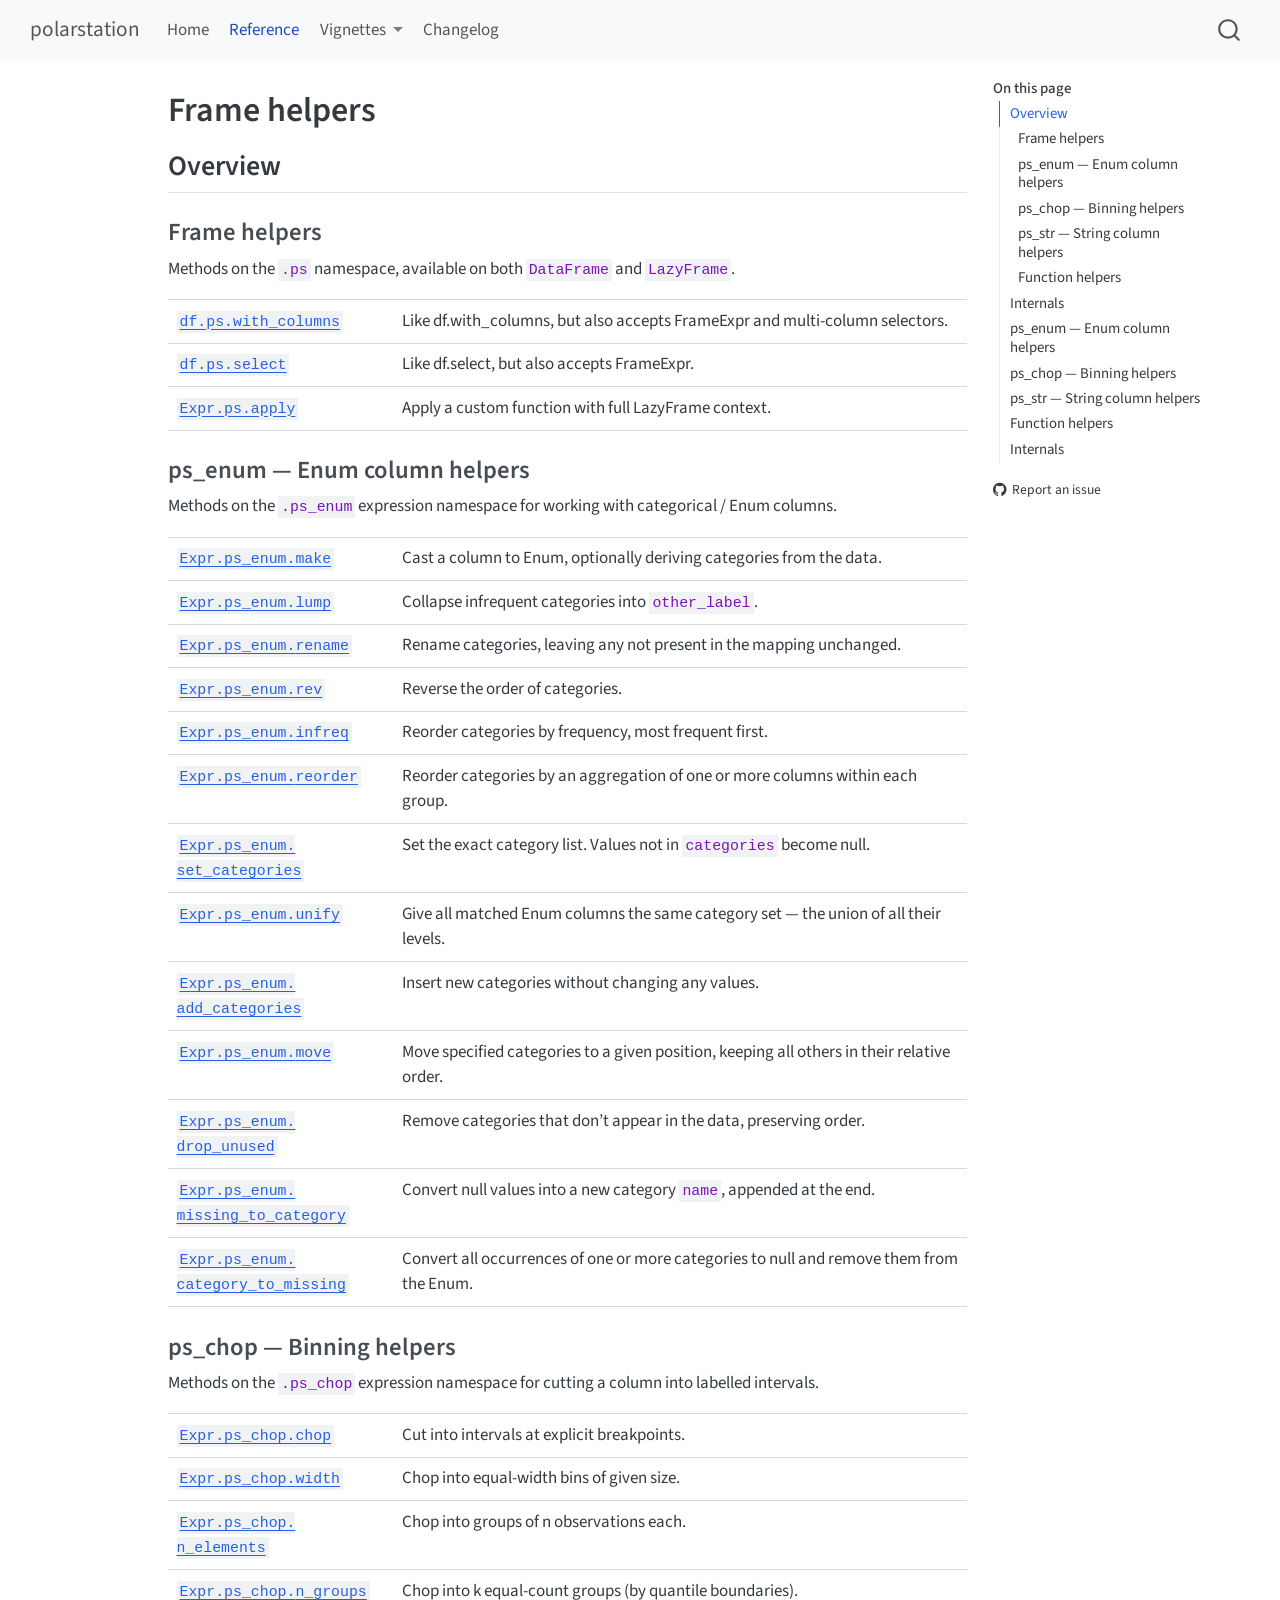
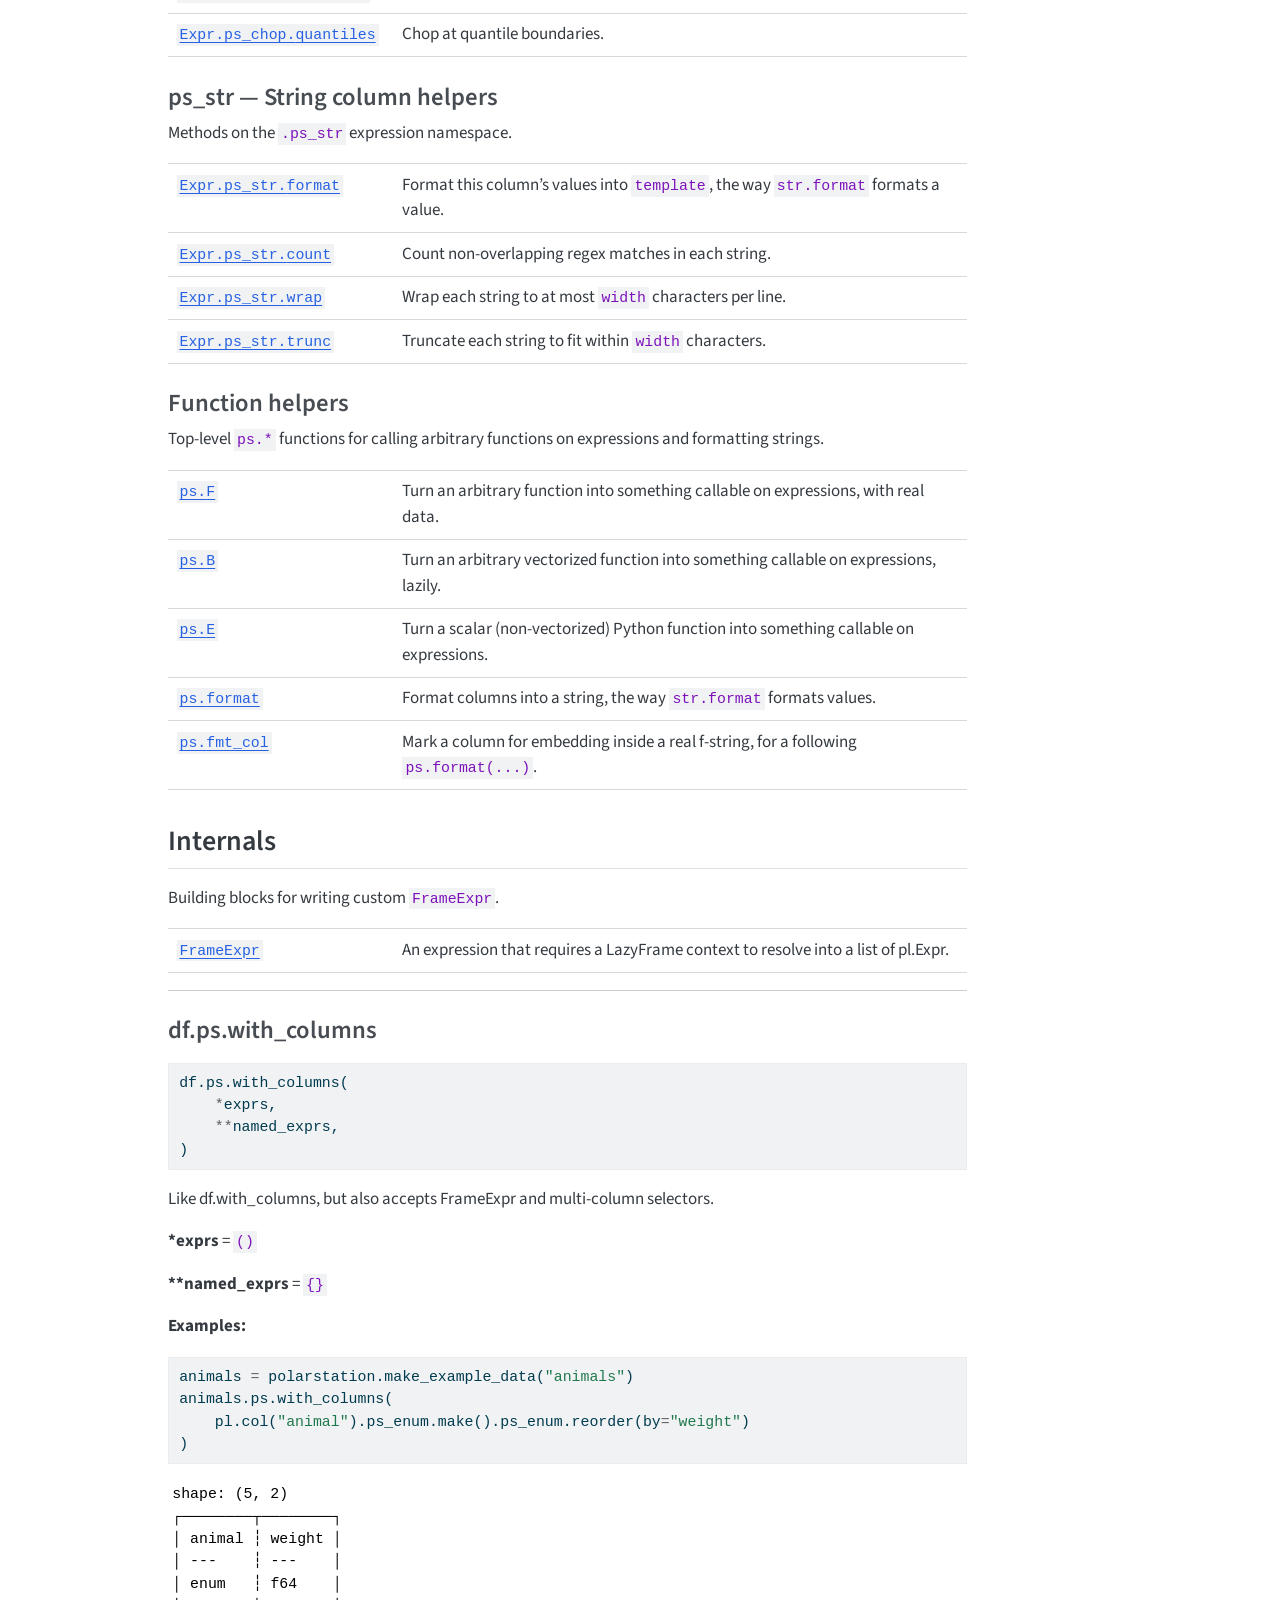
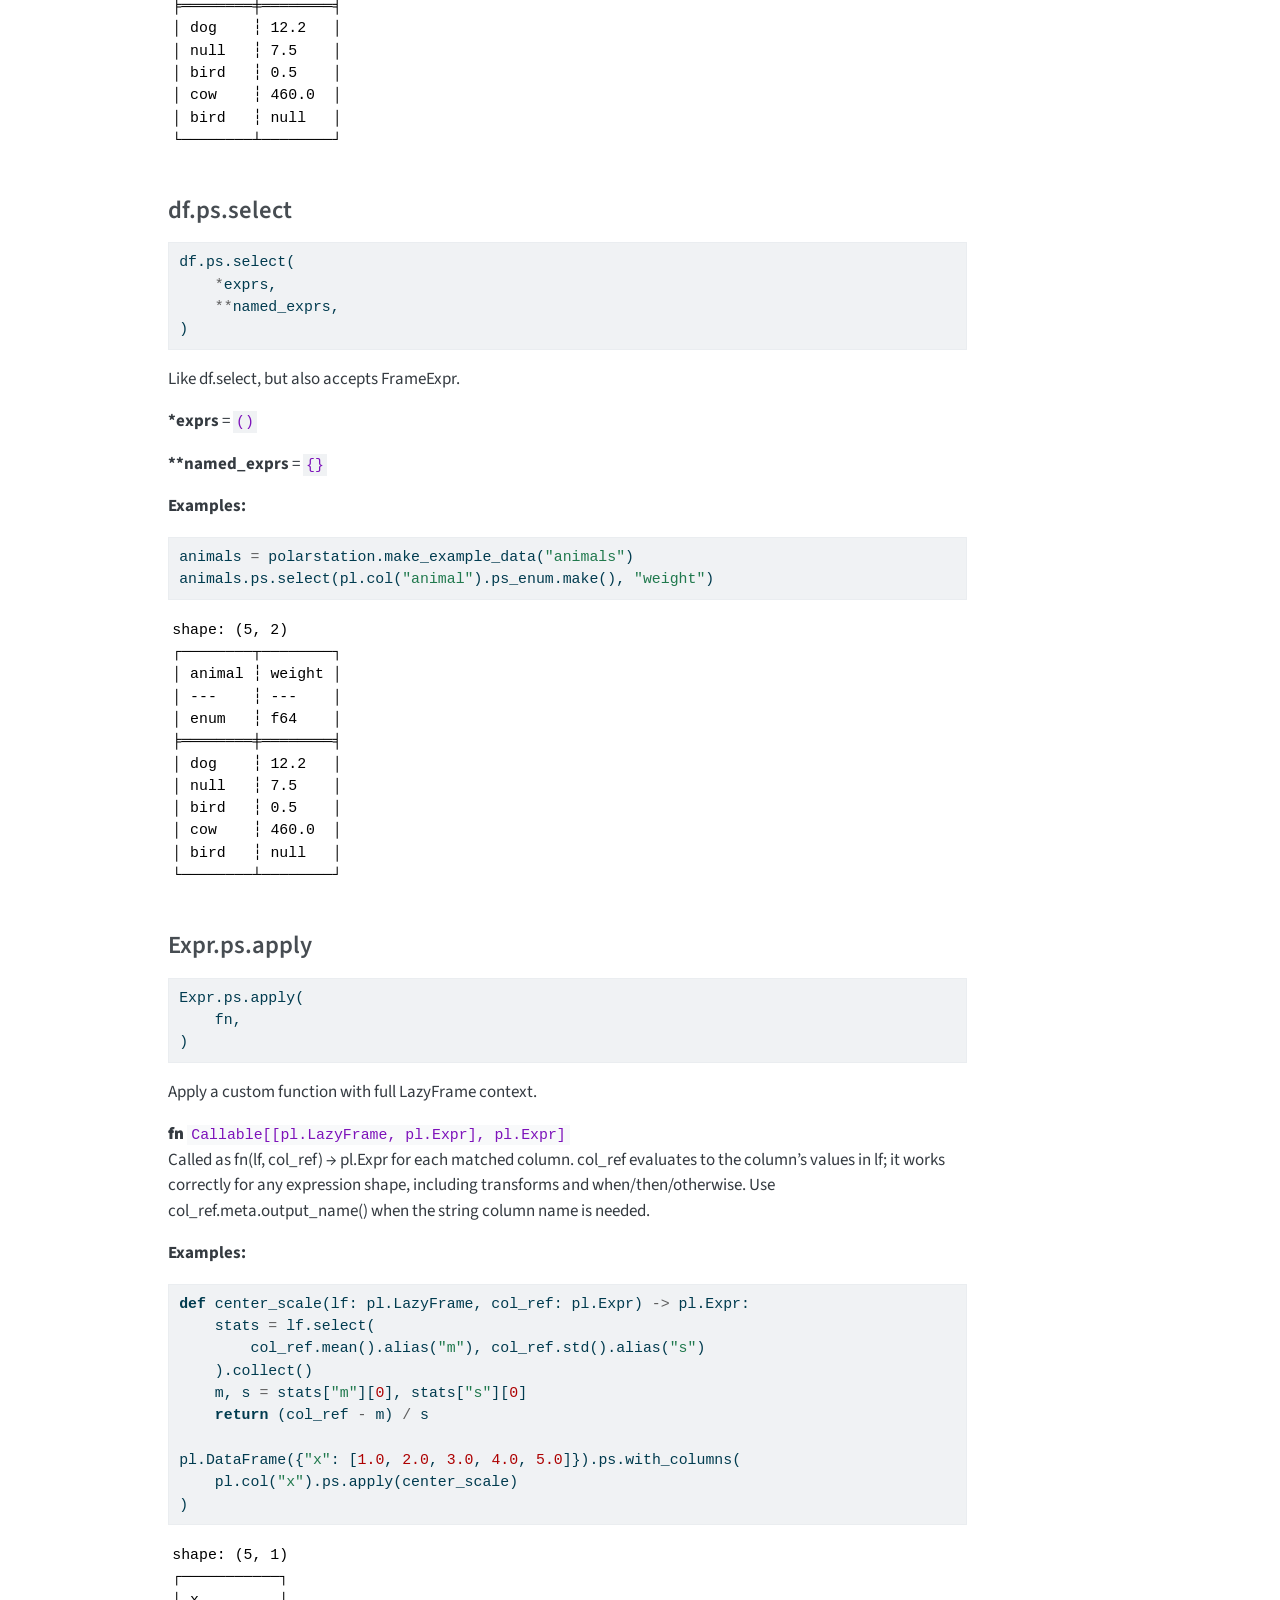
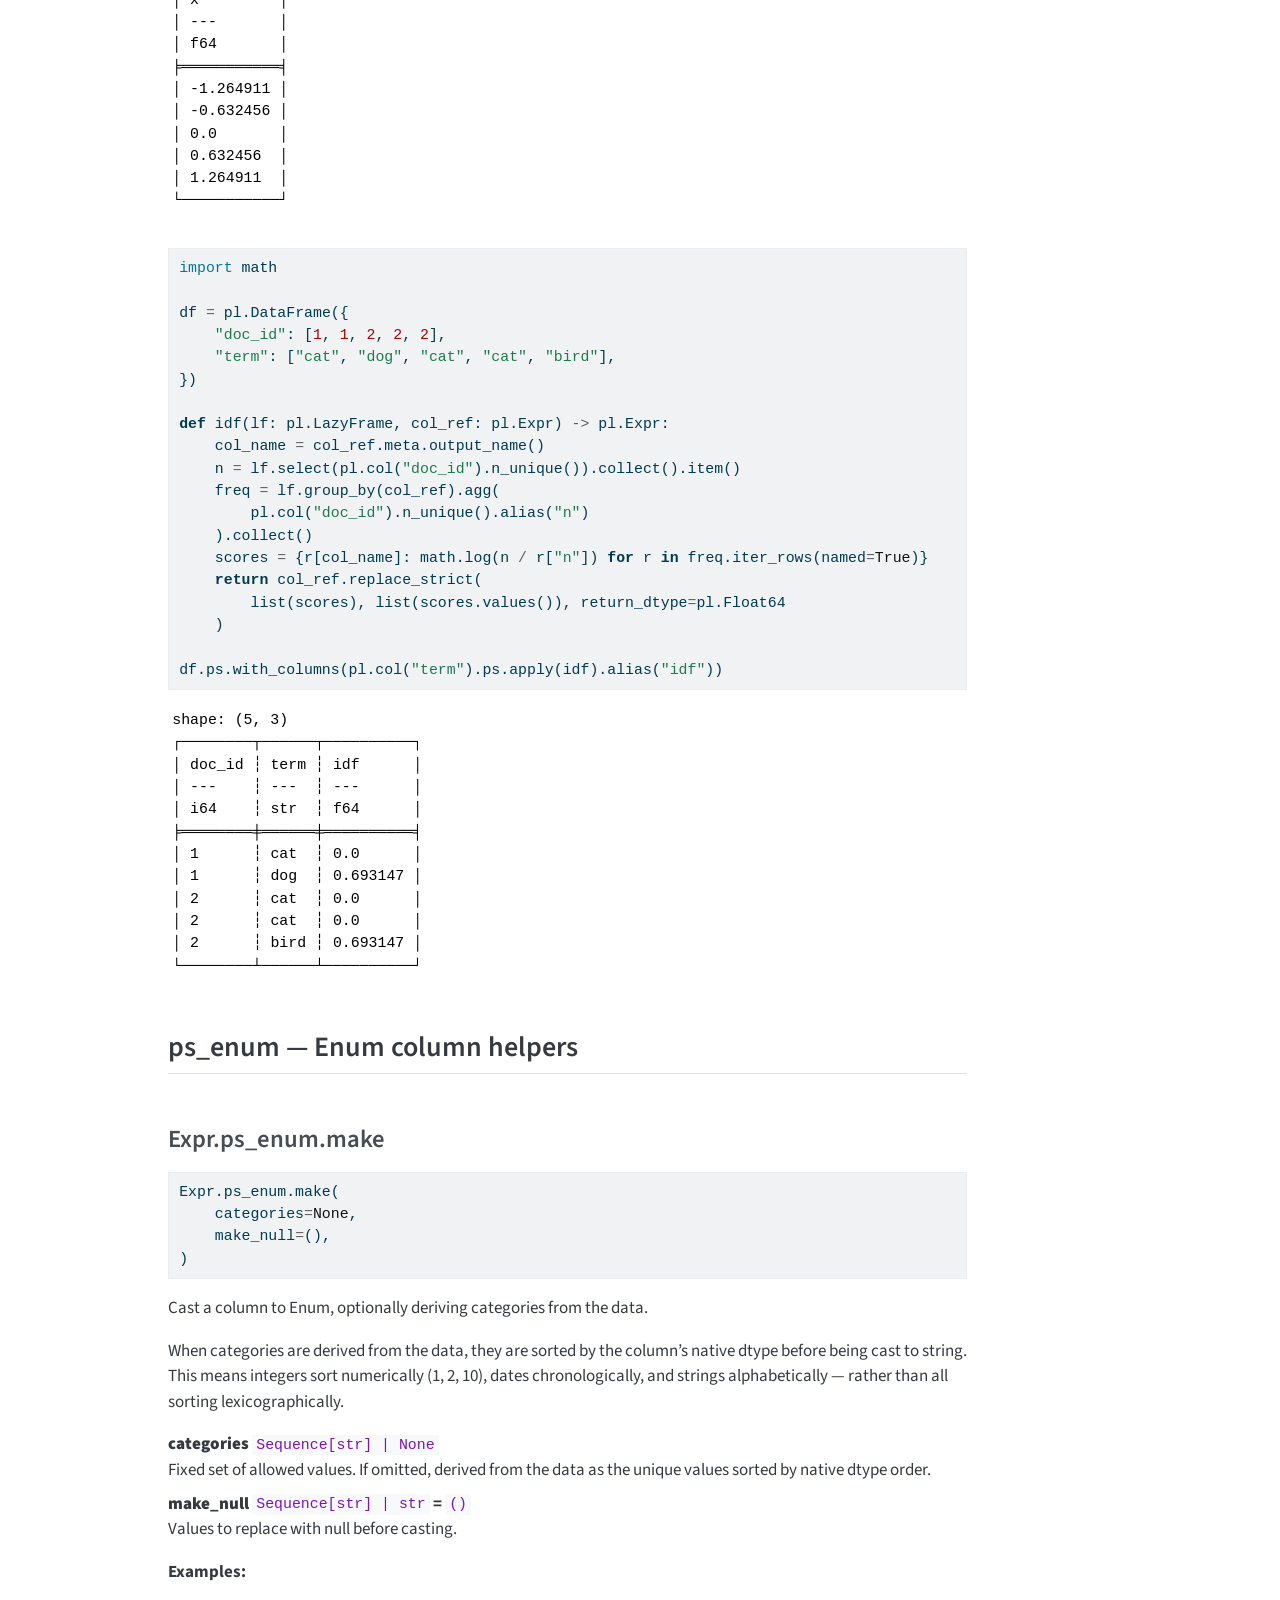
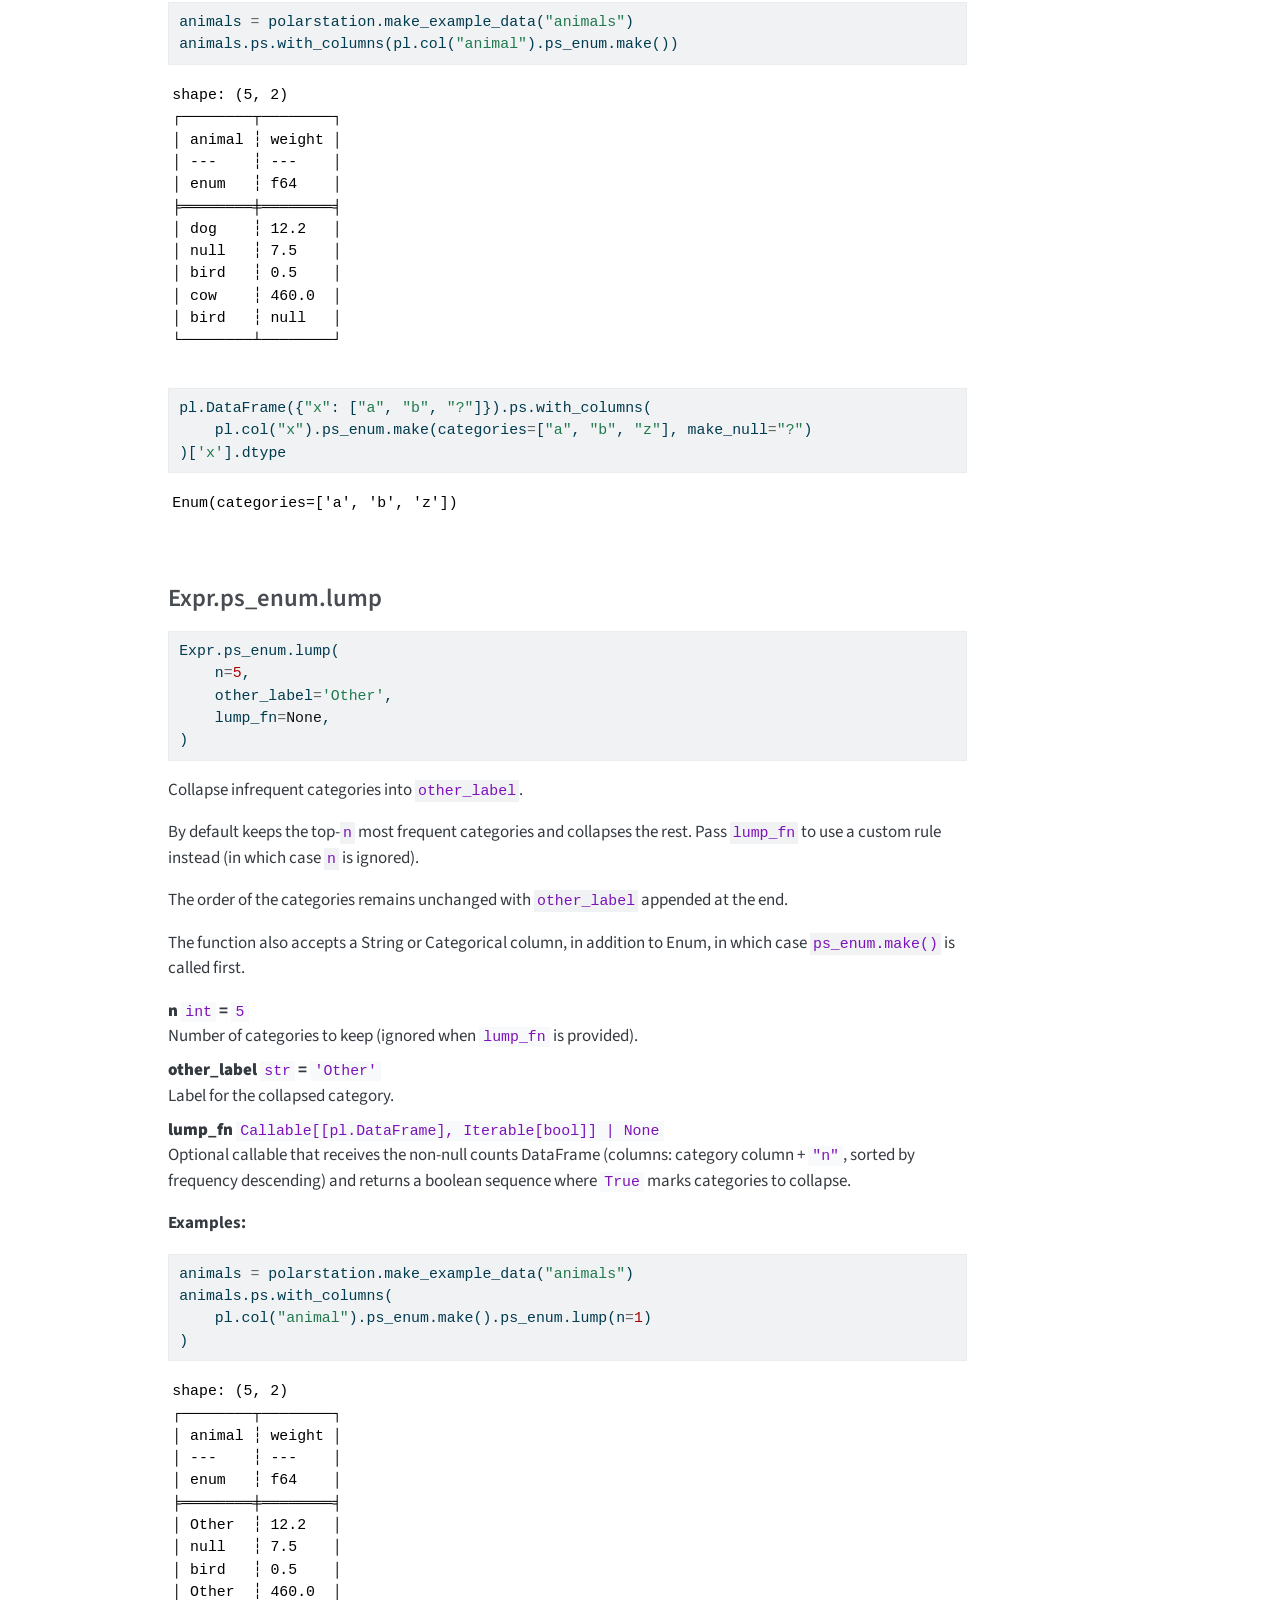
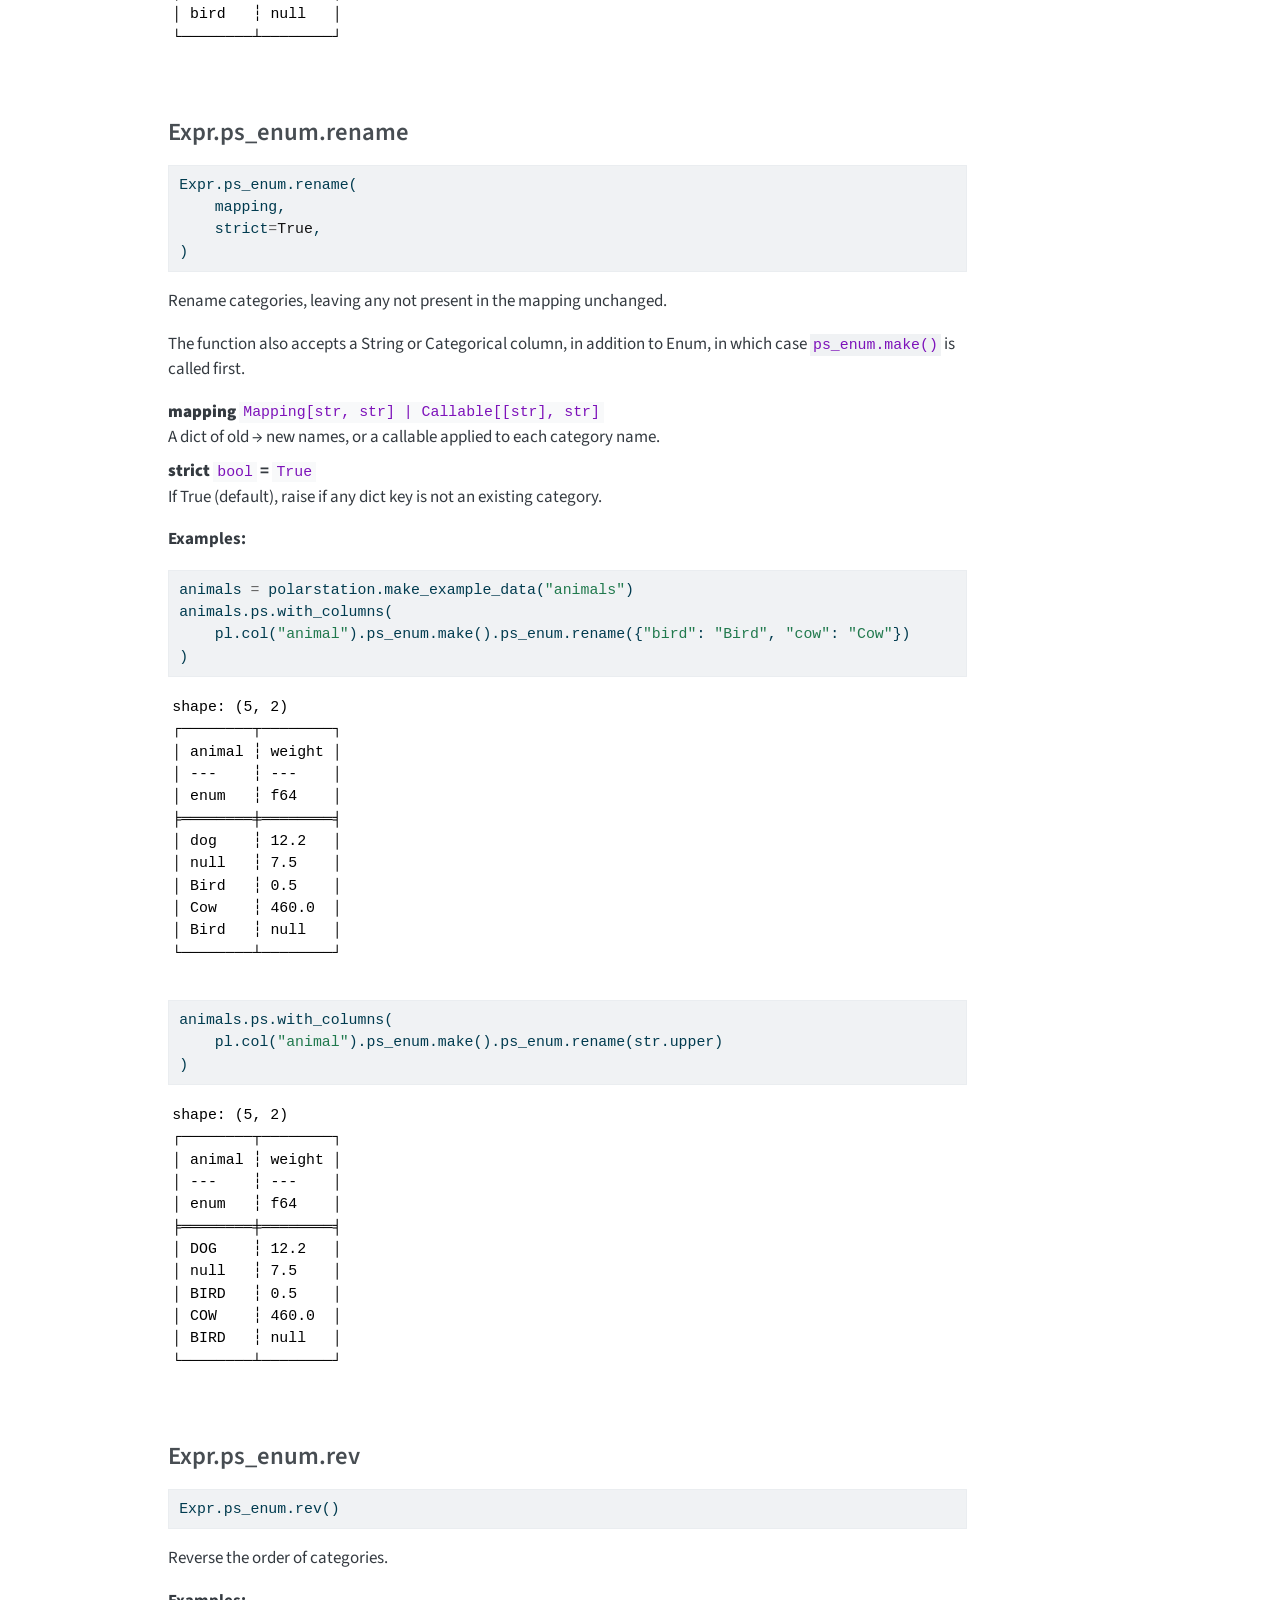
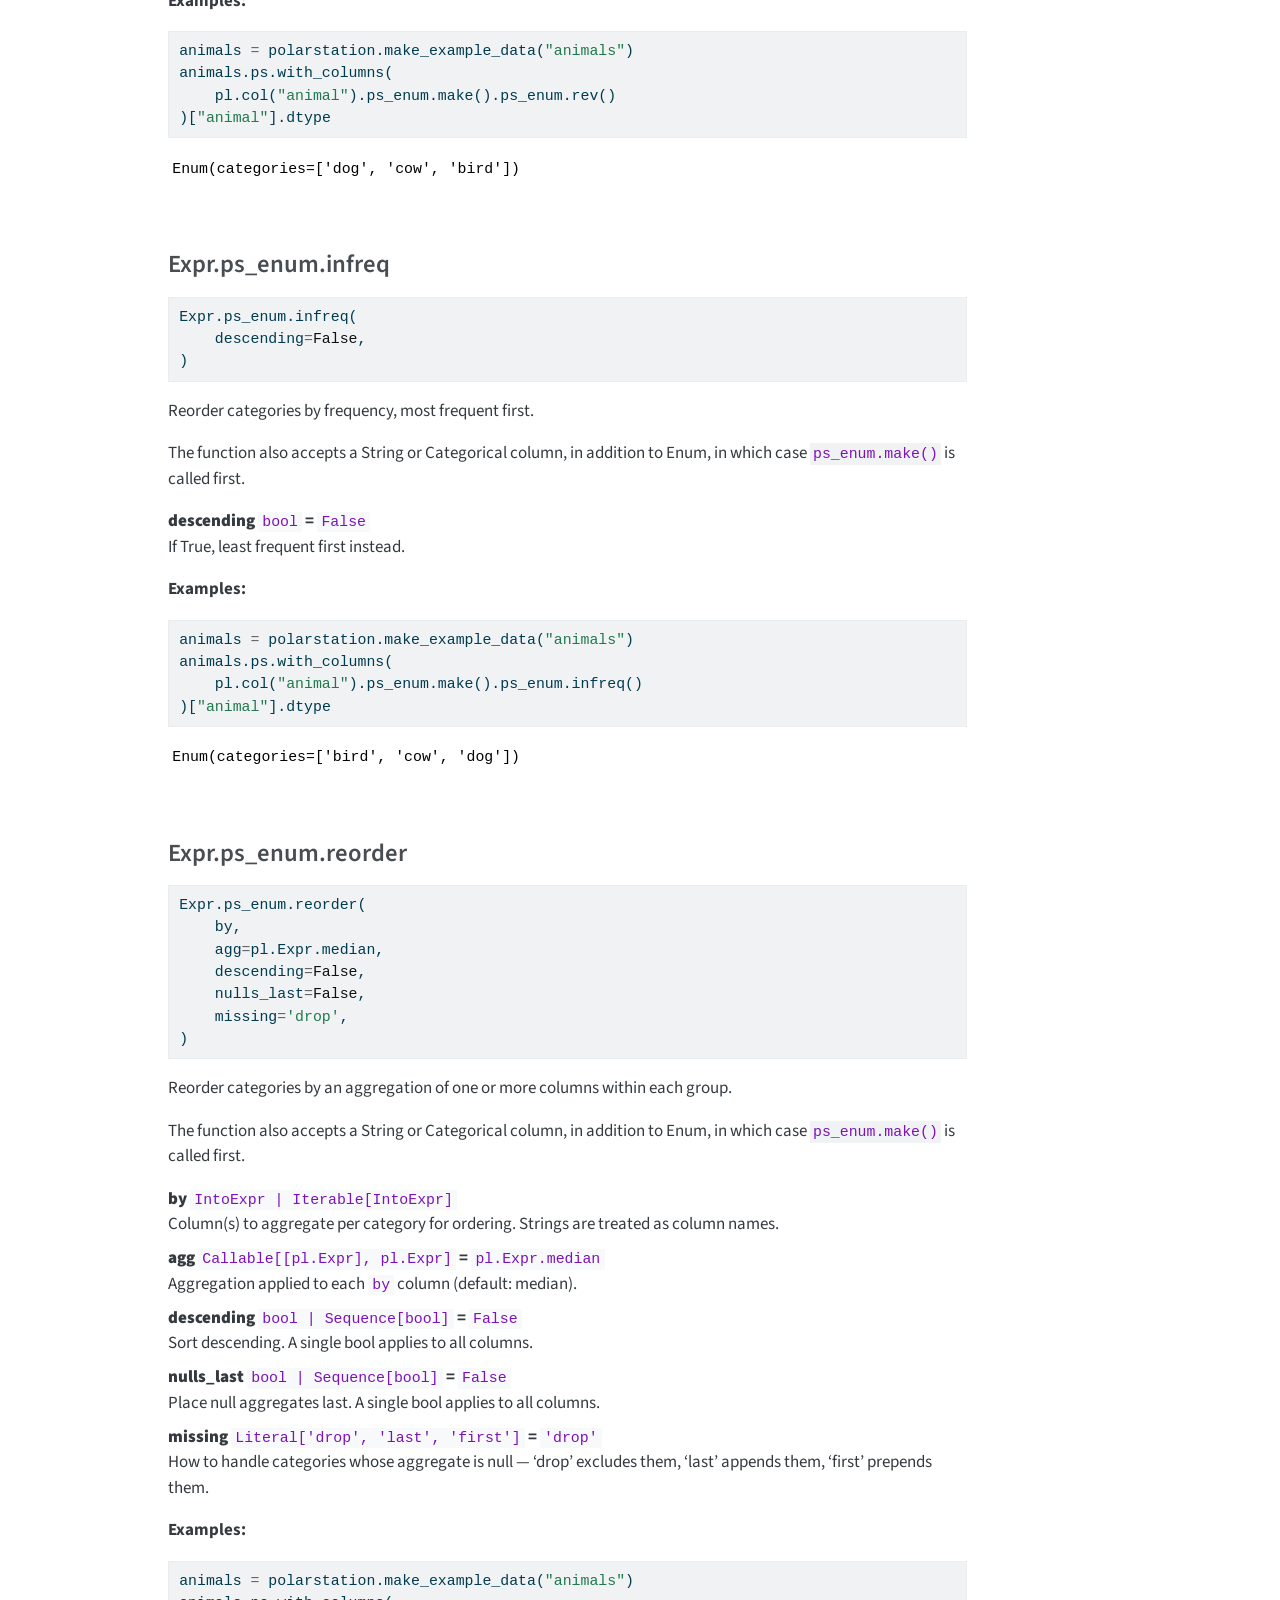
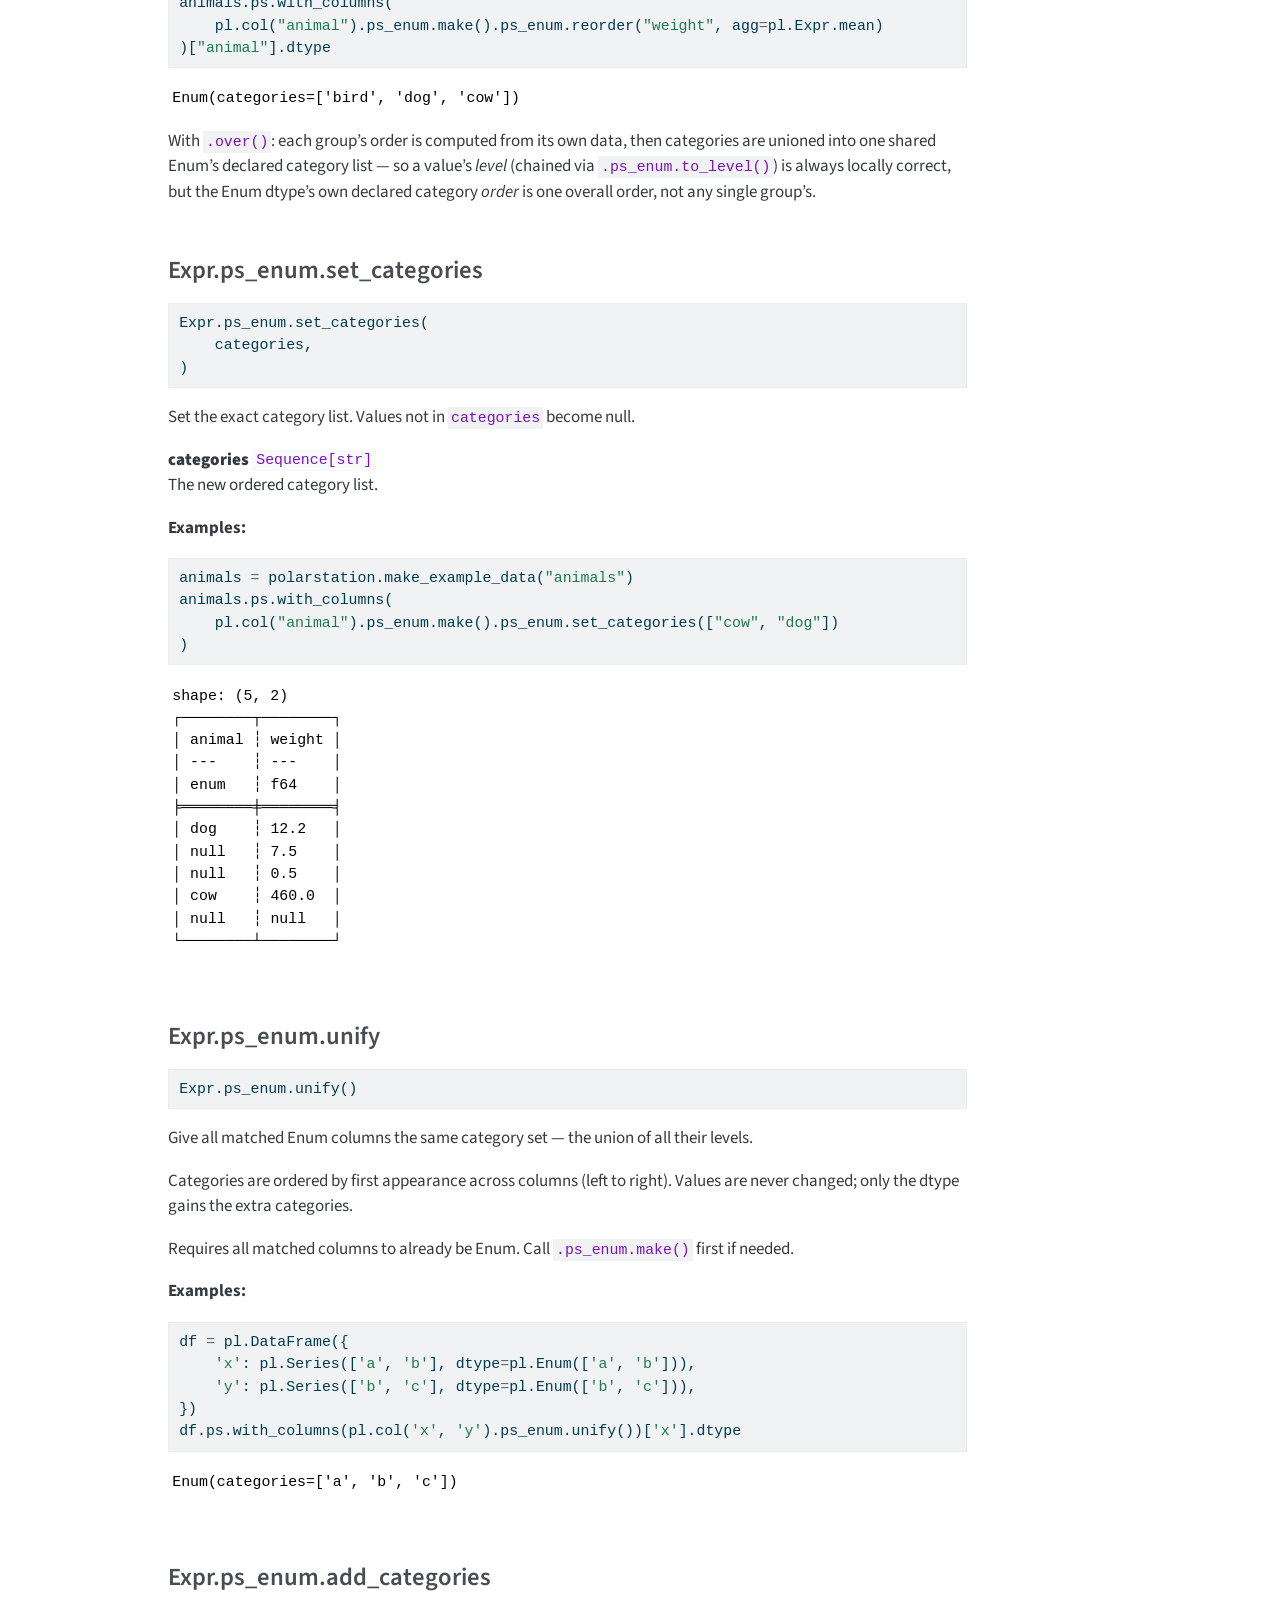
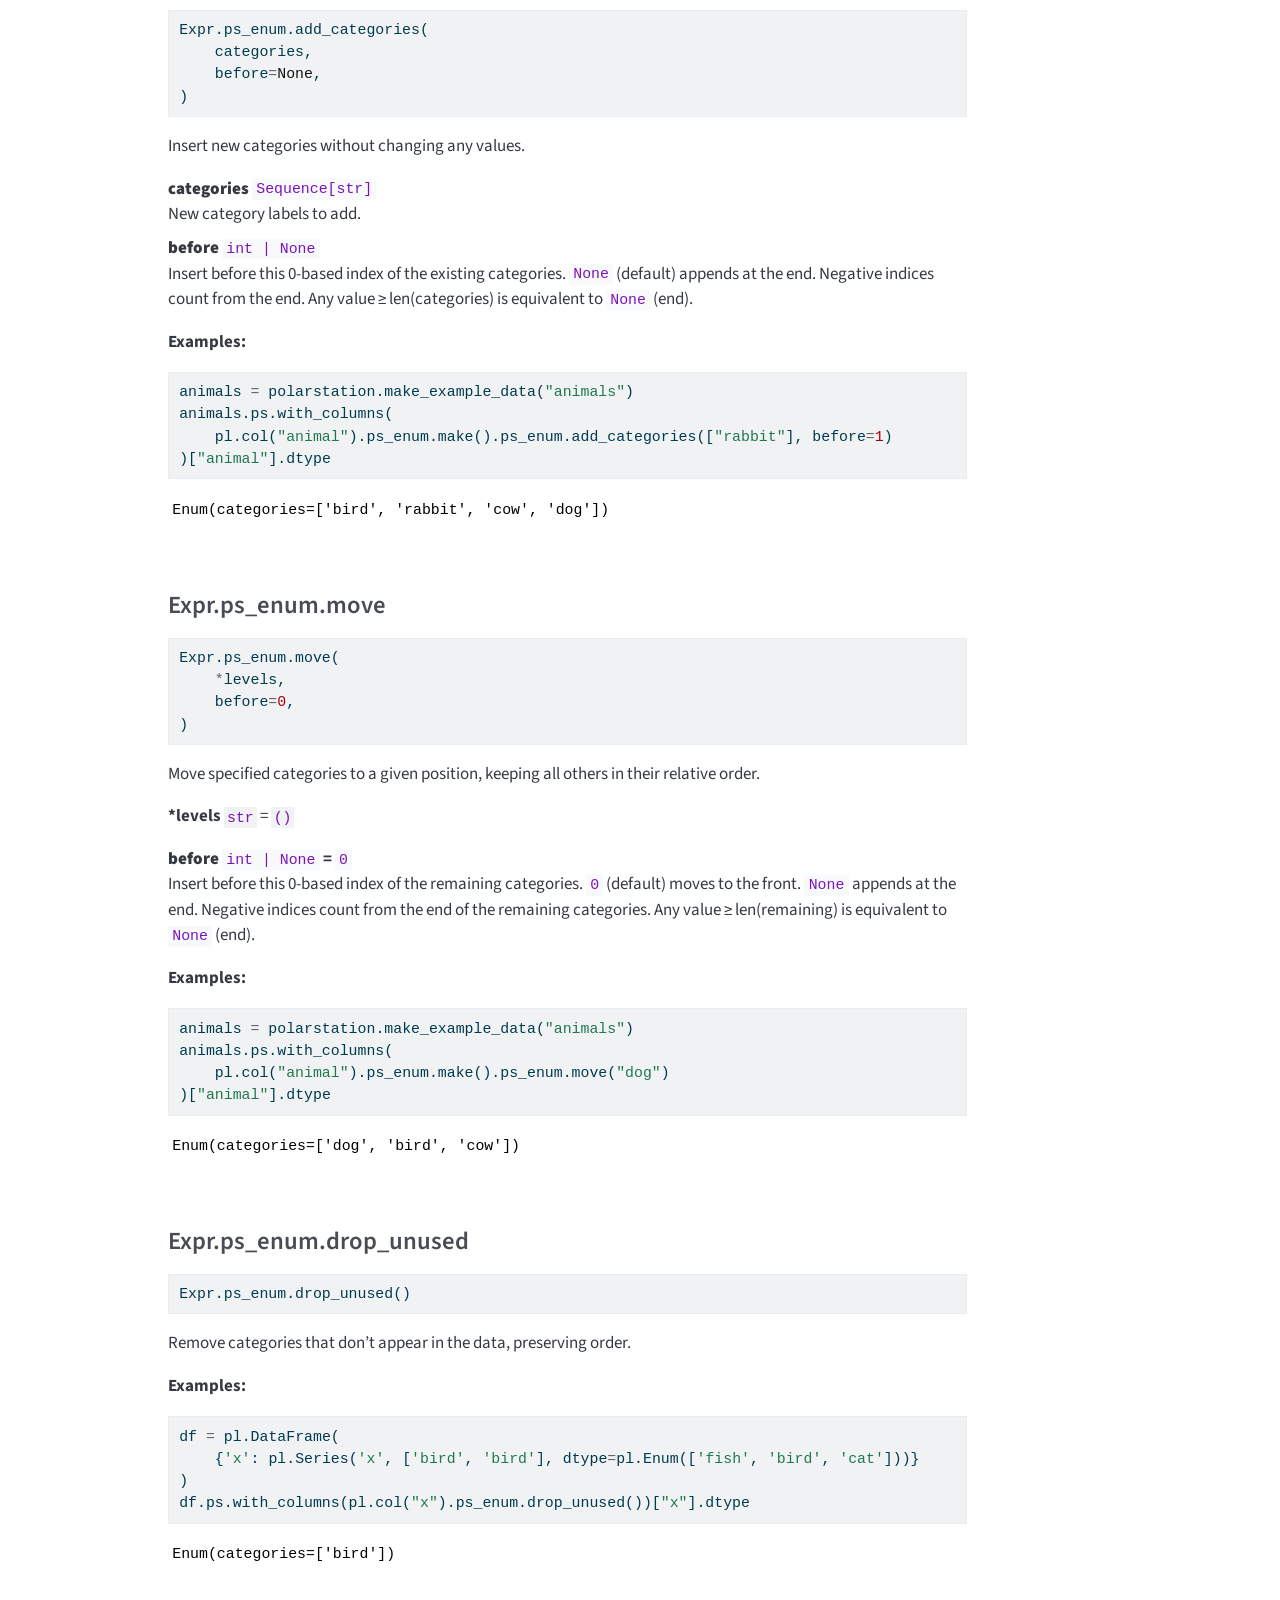
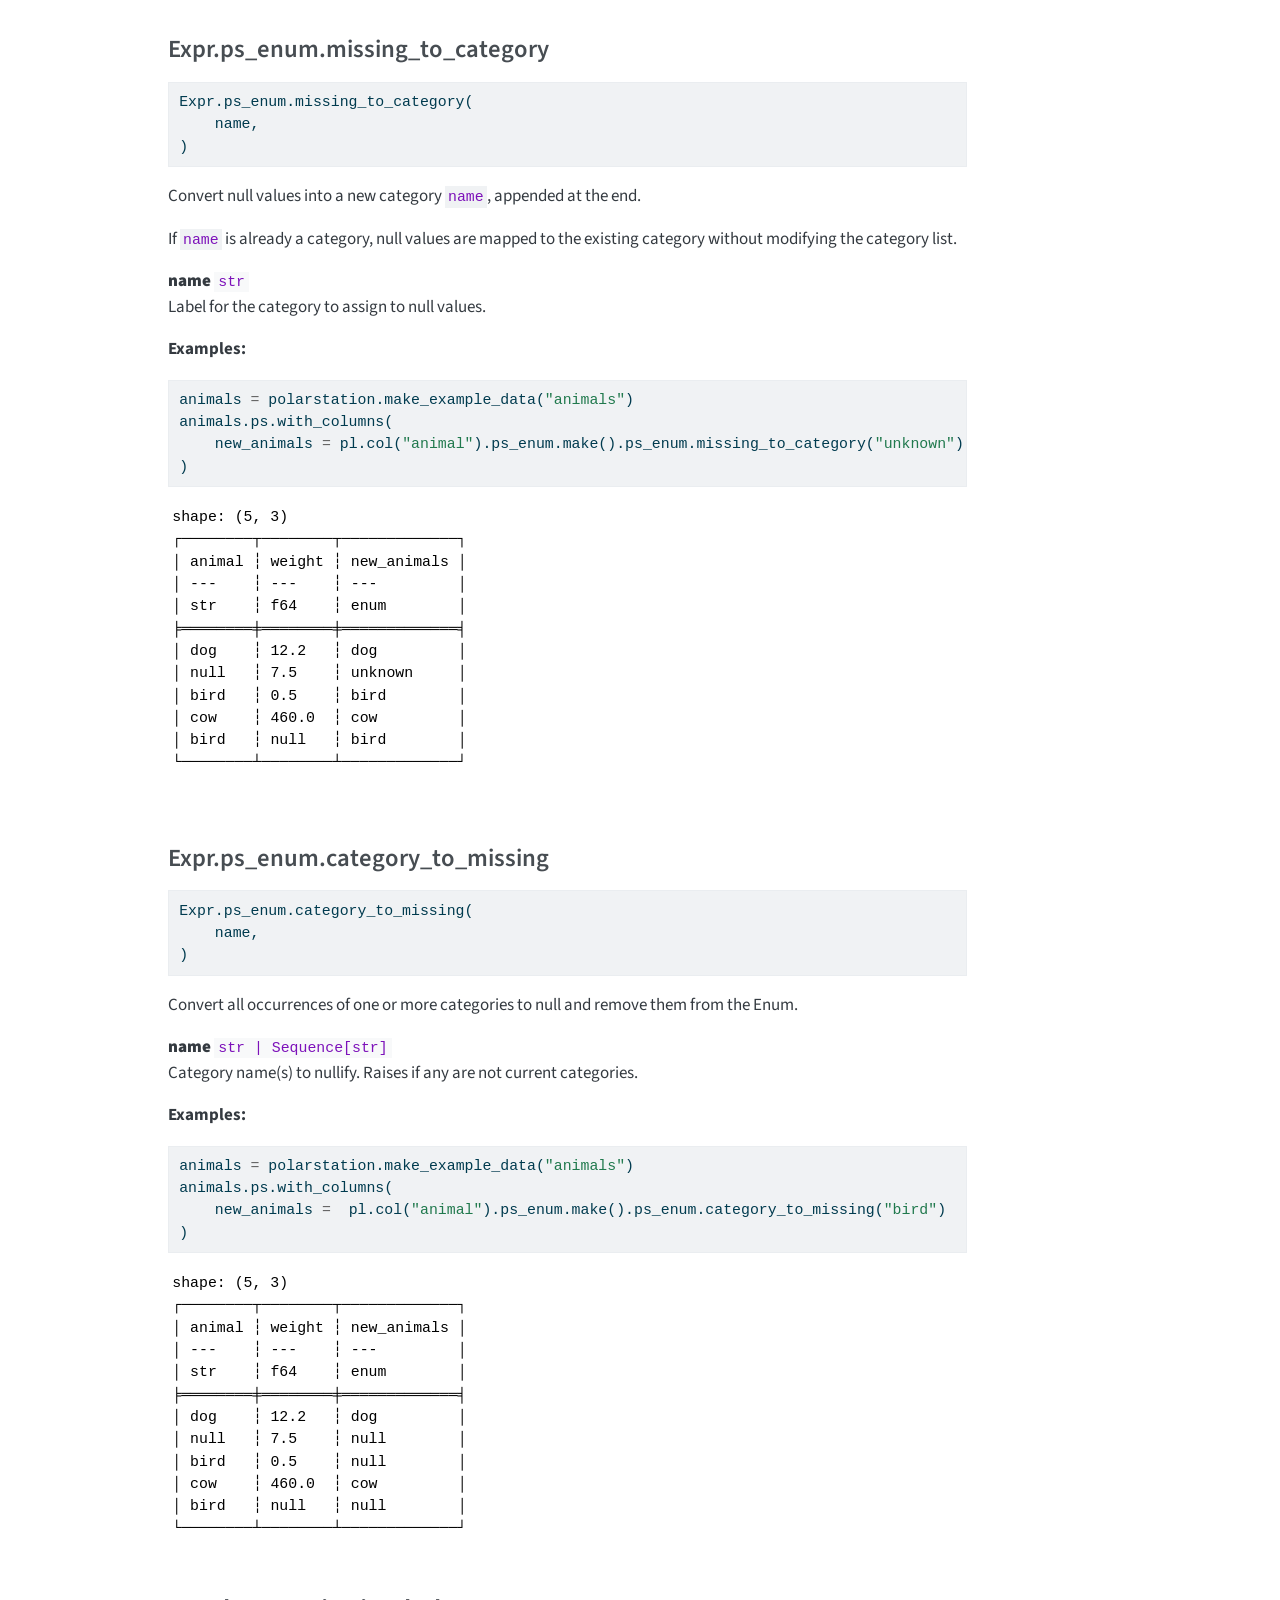
<file: reference/index.html>
<!DOCTYPE html>
<html xmlns="http://www.w3.org/1999/xhtml" lang="en" xml:lang="en"><head>

<meta charset="utf-8">
<meta name="generator" content="quarto-1.8.27">

<meta name="viewport" content="width=device-width, initial-scale=1.0, user-scalable=yes">


<title>index – polarstation</title>
<style>
code{white-space: pre-wrap;}
span.smallcaps{font-variant: small-caps;}
div.columns{display: flex; gap: min(4vw, 1.5em);}
div.column{flex: auto; overflow-x: auto;}
div.hanging-indent{margin-left: 1.5em; text-indent: -1.5em;}
ul.task-list{list-style: none;}
ul.task-list li input[type="checkbox"] {
  width: 0.8em;
  margin: 0 0.8em 0.2em -1em; /* quarto-specific, see https://github.com/quarto-dev/quarto-cli/issues/4556 */ 
  vertical-align: middle;
}
/* CSS for syntax highlighting */
html { -webkit-text-size-adjust: 100%; }
pre > code.sourceCode { white-space: pre; position: relative; }
pre > code.sourceCode > span { display: inline-block; line-height: 1.25; }
pre > code.sourceCode > span:empty { height: 1.2em; }
.sourceCode { overflow: visible; }
code.sourceCode > span { color: inherit; text-decoration: inherit; }
div.sourceCode { margin: 1em 0; }
pre.sourceCode { margin: 0; }
@media screen {
div.sourceCode { overflow: auto; }
}
@media print {
pre > code.sourceCode { white-space: pre-wrap; }
pre > code.sourceCode > span { text-indent: -5em; padding-left: 5em; }
}
pre.numberSource code
  { counter-reset: source-line 0; }
pre.numberSource code > span
  { position: relative; left: -4em; counter-increment: source-line; }
pre.numberSource code > span > a:first-child::before
  { content: counter(source-line);
    position: relative; left: -1em; text-align: right; vertical-align: baseline;
    border: none; display: inline-block;
    -webkit-touch-callout: none; -webkit-user-select: none;
    -khtml-user-select: none; -moz-user-select: none;
    -ms-user-select: none; user-select: none;
    padding: 0 4px; width: 4em;
  }
pre.numberSource { margin-left: 3em;  padding-left: 4px; }
div.sourceCode
  {   }
@media screen {
pre > code.sourceCode > span > a:first-child::before { text-decoration: underline; }
}
</style>


<script src="../site_libs/quarto-nav/quarto-nav.js"></script>
<script src="../site_libs/quarto-nav/headroom.min.js"></script>
<script src="../site_libs/clipboard/clipboard.min.js"></script>
<script src="../site_libs/quarto-search/autocomplete.umd.js"></script>
<script src="../site_libs/quarto-search/fuse.min.js"></script>
<script src="../site_libs/quarto-search/quarto-search.js"></script>
<meta name="quarto:offset" content="../">
<script src="../site_libs/quarto-html/quarto.js" type="module"></script>
<script src="../site_libs/quarto-html/tabsets/tabsets.js" type="module"></script>
<script src="../site_libs/quarto-html/axe/axe-check.js" type="module"></script>
<script src="../site_libs/quarto-html/popper.min.js"></script>
<script src="../site_libs/quarto-html/tippy.umd.min.js"></script>
<script src="../site_libs/quarto-html/anchor.min.js"></script>
<link href="../site_libs/quarto-html/tippy.css" rel="stylesheet">
<link href="../site_libs/quarto-html/quarto-syntax-highlighting-ed96de9b727972fe78a7b5d16c58bf87.css" rel="stylesheet" id="quarto-text-highlighting-styles">
<script src="../site_libs/bootstrap/bootstrap.min.js"></script>
<link href="../site_libs/bootstrap/bootstrap-icons.css" rel="stylesheet">
<link href="../site_libs/bootstrap/bootstrap-5b4ad623e5705c0698d39aec6f10cf02.min.css" rel="stylesheet" append-hash="true" id="quarto-bootstrap" data-mode="light">
<script id="quarto-search-options" type="application/json">{
  "location": "navbar",
  "copy-button": false,
  "collapse-after": 3,
  "panel-placement": "end",
  "type": "overlay",
  "limit": 50,
  "keyboard-shortcut": [
    "f",
    "/",
    "s"
  ],
  "show-item-context": false,
  "language": {
    "search-no-results-text": "No results",
    "search-matching-documents-text": "matching documents",
    "search-copy-link-title": "Copy link to search",
    "search-hide-matches-text": "Hide additional matches",
    "search-more-match-text": "more match in this document",
    "search-more-matches-text": "more matches in this document",
    "search-clear-button-title": "Clear",
    "search-text-placeholder": "",
    "search-detached-cancel-button-title": "Cancel",
    "search-submit-button-title": "Submit",
    "search-label": "Search"
  }
}</script>


<link rel="stylesheet" href="../styles.css">
</head>

<body class="nav-fixed quarto-light">

<div id="quarto-search-results"></div>
  <header id="quarto-header" class="headroom fixed-top">
    <nav class="navbar navbar-expand-lg " data-bs-theme="dark">
      <div class="navbar-container container-fluid">
      <div class="navbar-brand-container mx-auto">
    <a class="navbar-brand" href="../index.html">
    <span class="navbar-title">polarstation</span>
    </a>
  </div>
            <div id="quarto-search" class="" title="Search"></div>
          <button class="navbar-toggler" type="button" data-bs-toggle="collapse" data-bs-target="#navbarCollapse" aria-controls="navbarCollapse" role="menu" aria-expanded="false" aria-label="Toggle navigation" onclick="if (window.quartoToggleHeadroom) { window.quartoToggleHeadroom(); }">
  <span class="navbar-toggler-icon"></span>
</button>
          <div class="collapse navbar-collapse" id="navbarCollapse">
            <ul class="navbar-nav navbar-nav-scroll me-auto">
  <li class="nav-item">
    <a class="nav-link" href="../index.html"> 
<span class="menu-text">Home</span></a>
  </li>  
  <li class="nav-item">
    <a class="nav-link active" href="../reference/index.html" aria-current="page"> 
<span class="menu-text">Reference</span></a>
  </li>  
  <li class="nav-item dropdown ">
    <a class="nav-link dropdown-toggle" href="#" id="nav-menu-vignettes" role="link" data-bs-toggle="dropdown" aria-expanded="false">
 <span class="menu-text">Vignettes</span>
    </a>
    <ul class="dropdown-menu" aria-labelledby="nav-menu-vignettes">    
        <li>
    <a class="dropdown-item" href="../notebooks/walkthrough.html">
 <span class="dropdown-text">Walkthrough of the package</span></a>
  </li>  
        <li>
    <a class="dropdown-item" href="../notebooks/chop_labels.html">
 <span class="dropdown-text">Details on chopping functions</span></a>
  </li>  
    </ul>
  </li>
  <li class="nav-item">
    <a class="nav-link" href="../news.html"> 
<span class="menu-text">Changelog</span></a>
  </li>  
</ul>
          </div> <!-- /navcollapse -->
            <div class="quarto-navbar-tools">
</div>
      </div> <!-- /container-fluid -->
    </nav>
</header>
<!-- content -->
<div id="quarto-content" class="quarto-container page-columns page-rows-contents page-layout-article page-navbar">
<!-- sidebar -->
<!-- margin-sidebar -->
    <div id="quarto-margin-sidebar" class="sidebar margin-sidebar">
        <nav id="TOC" role="doc-toc" class="toc-active">
    <h2 id="toc-title">On this page</h2>
   
  <ul>
  <li><a href="#overview" id="toc-overview" class="nav-link active" data-scroll-target="#overview">Overview</a>
  <ul class="collapse">
  <li><a href="#frame-helpers" id="toc-frame-helpers" class="nav-link" data-scroll-target="#frame-helpers">Frame helpers</a></li>
  <li><a href="#ps_enum-enum-column-helpers" id="toc-ps_enum-enum-column-helpers" class="nav-link" data-scroll-target="#ps_enum-enum-column-helpers">ps_enum — Enum column helpers</a></li>
  <li><a href="#ps_chop-binning-helpers" id="toc-ps_chop-binning-helpers" class="nav-link" data-scroll-target="#ps_chop-binning-helpers">ps_chop — Binning helpers</a></li>
  <li><a href="#ps_str-string-column-helpers" id="toc-ps_str-string-column-helpers" class="nav-link" data-scroll-target="#ps_str-string-column-helpers">ps_str — String column helpers</a></li>
  <li><a href="#function-helpers" id="toc-function-helpers" class="nav-link" data-scroll-target="#function-helpers">Function helpers</a></li>
  </ul></li>
  <li><a href="#internals" id="toc-internals" class="nav-link" data-scroll-target="#internals">Internals</a>
  <ul class="collapse">
  <li><a href="#df-ps-with-columns" id="toc-df-ps-with-columns" class="nav-link" data-scroll-target="#df-ps-with-columns">df.ps.with_columns</a></li>
  <li><a href="#df-ps-select" id="toc-df-ps-select" class="nav-link" data-scroll-target="#df-ps-select">df.ps.select</a></li>
  <li><a href="#expr-ps-apply" id="toc-expr-ps-apply" class="nav-link" data-scroll-target="#expr-ps-apply">Expr.ps.apply</a></li>
  </ul></li>
  <li><a href="#ps_enum-enum-column-helpers-1" id="toc-ps_enum-enum-column-helpers-1" class="nav-link" data-scroll-target="#ps_enum-enum-column-helpers-1">ps_enum — Enum column helpers</a>
  <ul class="collapse">
  <li><a href="#expr-ps-enum-make" id="toc-expr-ps-enum-make" class="nav-link" data-scroll-target="#expr-ps-enum-make">Expr.ps_enum.make</a></li>
  <li><a href="#expr-ps-enum-lump" id="toc-expr-ps-enum-lump" class="nav-link" data-scroll-target="#expr-ps-enum-lump">Expr.ps_enum.lump</a></li>
  <li><a href="#expr-ps-enum-rename" id="toc-expr-ps-enum-rename" class="nav-link" data-scroll-target="#expr-ps-enum-rename">Expr.ps_enum.rename</a></li>
  <li><a href="#expr-ps-enum-rev" id="toc-expr-ps-enum-rev" class="nav-link" data-scroll-target="#expr-ps-enum-rev">Expr.ps_enum.rev</a></li>
  <li><a href="#expr-ps-enum-infreq" id="toc-expr-ps-enum-infreq" class="nav-link" data-scroll-target="#expr-ps-enum-infreq">Expr.ps_enum.infreq</a></li>
  <li><a href="#expr-ps-enum-reorder" id="toc-expr-ps-enum-reorder" class="nav-link" data-scroll-target="#expr-ps-enum-reorder">Expr.ps_enum.reorder</a></li>
  <li><a href="#expr-ps-enum-set-categories" id="toc-expr-ps-enum-set-categories" class="nav-link" data-scroll-target="#expr-ps-enum-set-categories">Expr.ps_enum.set_categories</a></li>
  <li><a href="#expr-ps-enum-unify" id="toc-expr-ps-enum-unify" class="nav-link" data-scroll-target="#expr-ps-enum-unify">Expr.ps_enum.unify</a></li>
  <li><a href="#expr-ps-enum-add-categories" id="toc-expr-ps-enum-add-categories" class="nav-link" data-scroll-target="#expr-ps-enum-add-categories">Expr.ps_enum.add_categories</a></li>
  <li><a href="#expr-ps-enum-move" id="toc-expr-ps-enum-move" class="nav-link" data-scroll-target="#expr-ps-enum-move">Expr.ps_enum.move</a></li>
  <li><a href="#expr-ps-enum-drop-unused" id="toc-expr-ps-enum-drop-unused" class="nav-link" data-scroll-target="#expr-ps-enum-drop-unused">Expr.ps_enum.drop_unused</a></li>
  <li><a href="#expr-ps-enum-missing-to-category" id="toc-expr-ps-enum-missing-to-category" class="nav-link" data-scroll-target="#expr-ps-enum-missing-to-category">Expr.ps_enum.missing_to_category</a></li>
  <li><a href="#expr-ps-enum-category-to-missing" id="toc-expr-ps-enum-category-to-missing" class="nav-link" data-scroll-target="#expr-ps-enum-category-to-missing">Expr.ps_enum.category_to_missing</a></li>
  </ul></li>
  <li><a href="#ps_chop-binning-helpers-1" id="toc-ps_chop-binning-helpers-1" class="nav-link" data-scroll-target="#ps_chop-binning-helpers-1">ps_chop — Binning helpers</a>
  <ul class="collapse">
  <li><a href="#expr-ps-chop-chop" id="toc-expr-ps-chop-chop" class="nav-link" data-scroll-target="#expr-ps-chop-chop">Expr.ps_chop.chop</a></li>
  <li><a href="#expr-ps-chop-width" id="toc-expr-ps-chop-width" class="nav-link" data-scroll-target="#expr-ps-chop-width">Expr.ps_chop.width</a></li>
  <li><a href="#expr-ps-chop-n-elements" id="toc-expr-ps-chop-n-elements" class="nav-link" data-scroll-target="#expr-ps-chop-n-elements">Expr.ps_chop.n_elements</a></li>
  <li><a href="#expr-ps-chop-n-groups" id="toc-expr-ps-chop-n-groups" class="nav-link" data-scroll-target="#expr-ps-chop-n-groups">Expr.ps_chop.n_groups</a></li>
  <li><a href="#expr-ps-chop-quantiles" id="toc-expr-ps-chop-quantiles" class="nav-link" data-scroll-target="#expr-ps-chop-quantiles">Expr.ps_chop.quantiles</a></li>
  </ul></li>
  <li><a href="#ps_str-string-column-helpers-1" id="toc-ps_str-string-column-helpers-1" class="nav-link" data-scroll-target="#ps_str-string-column-helpers-1">ps_str — String column helpers</a>
  <ul class="collapse">
  <li><a href="#expr-ps-str-format" id="toc-expr-ps-str-format" class="nav-link" data-scroll-target="#expr-ps-str-format">Expr.ps_str.format</a></li>
  <li><a href="#expr-ps-str-count" id="toc-expr-ps-str-count" class="nav-link" data-scroll-target="#expr-ps-str-count">Expr.ps_str.count</a></li>
  <li><a href="#expr-ps-str-wrap" id="toc-expr-ps-str-wrap" class="nav-link" data-scroll-target="#expr-ps-str-wrap">Expr.ps_str.wrap</a></li>
  <li><a href="#expr-ps-str-trunc" id="toc-expr-ps-str-trunc" class="nav-link" data-scroll-target="#expr-ps-str-trunc">Expr.ps_str.trunc</a></li>
  </ul></li>
  <li><a href="#function-helpers-1" id="toc-function-helpers-1" class="nav-link" data-scroll-target="#function-helpers-1">Function helpers</a>
  <ul class="collapse">
  <li><a href="#ps-f" id="toc-ps-f" class="nav-link" data-scroll-target="#ps-f">ps.F</a></li>
  <li><a href="#ps-b" id="toc-ps-b" class="nav-link" data-scroll-target="#ps-b">ps.B</a></li>
  <li><a href="#ps-e" id="toc-ps-e" class="nav-link" data-scroll-target="#ps-e">ps.E</a></li>
  <li><a href="#ps-format" id="toc-ps-format" class="nav-link" data-scroll-target="#ps-format">ps.format</a></li>
  <li><a href="#ps-fmt-col" id="toc-ps-fmt-col" class="nav-link" data-scroll-target="#ps-fmt-col">ps.fmt_col</a></li>
  </ul></li>
  <li><a href="#internals-1" id="toc-internals-1" class="nav-link" data-scroll-target="#internals-1">Internals</a>
  <ul class="collapse">
  <li><a href="#frameexpr" id="toc-frameexpr" class="nav-link" data-scroll-target="#frameexpr">FrameExpr</a></li>
  </ul></li>
  </ul>
<div class="toc-actions"><ul><li><a href="https://github.com/const-ae/polarstation/issues/new" class="toc-action"><i class="bi bi-github"></i>Report an issue</a></li></ul></div></nav>
    </div>
<!-- main -->
<main class="content" id="quarto-document-content">

<header id="title-block-header" class="quarto-title-block default">
<div class="quarto-title">
<h1 class="title">Frame helpers</h1>
</div>



<div class="quarto-title-meta">

    
  
    
  </div>
  


</header>


<section id="overview" class="level2">
<h2 class="anchored" data-anchor-id="overview">Overview</h2>
<section id="frame-helpers" class="level3">
<h3 class="anchored" data-anchor-id="frame-helpers">Frame helpers</h3>
<p>Methods on the <code>.ps</code> namespace, available on both <code>DataFrame</code> and <code>LazyFrame</code>.</p>
<table class="caption-top table">
<colgroup>
<col style="width: 28%">
<col style="width: 71%">
</colgroup>
<tbody>
<tr class="odd">
<td><a href="#df-ps-with-columns"><code>df.<wbr>ps.<wbr>with_columns</code></a></td>
<td>Like df.with_columns, but also accepts FrameExpr and multi-column selectors.</td>
</tr>
<tr class="even">
<td><a href="#df-ps-select"><code>df.<wbr>ps.<wbr>select</code></a></td>
<td>Like df.select, but also accepts FrameExpr.</td>
</tr>
<tr class="odd">
<td><a href="#expr-ps-apply"><code>Expr.<wbr>ps.<wbr>apply</code></a></td>
<td>Apply a custom function with full LazyFrame context.</td>
</tr>
</tbody>
</table>
</section>
<section id="ps_enum-enum-column-helpers" class="level3">
<h3 class="anchored" data-anchor-id="ps_enum-enum-column-helpers">ps_enum — Enum column helpers</h3>
<p>Methods on the <code>.ps_enum</code> expression namespace for working with categorical / Enum columns.</p>
<table class="caption-top table">
<colgroup>
<col style="width: 28%">
<col style="width: 71%">
</colgroup>
<tbody>
<tr class="odd">
<td><a href="#expr-ps-enum-make"><code>Expr.<wbr>ps_enum.<wbr>make</code></a></td>
<td>Cast a column to Enum, optionally deriving categories from the data.</td>
</tr>
<tr class="even">
<td><a href="#expr-ps-enum-lump"><code>Expr.<wbr>ps_enum.<wbr>lump</code></a></td>
<td>Collapse infrequent categories into <code>other_label</code>.</td>
</tr>
<tr class="odd">
<td><a href="#expr-ps-enum-rename"><code>Expr.<wbr>ps_enum.<wbr>rename</code></a></td>
<td>Rename categories, leaving any not present in the mapping unchanged.</td>
</tr>
<tr class="even">
<td><a href="#expr-ps-enum-rev"><code>Expr.<wbr>ps_enum.<wbr>rev</code></a></td>
<td>Reverse the order of categories.</td>
</tr>
<tr class="odd">
<td><a href="#expr-ps-enum-infreq"><code>Expr.<wbr>ps_enum.<wbr>infreq</code></a></td>
<td>Reorder categories by frequency, most frequent first.</td>
</tr>
<tr class="even">
<td><a href="#expr-ps-enum-reorder"><code>Expr.<wbr>ps_enum.<wbr>reorder</code></a></td>
<td>Reorder categories by an aggregation of one or more columns within each group.</td>
</tr>
<tr class="odd">
<td><a href="#expr-ps-enum-set-categories"><code>Expr.<wbr>ps_enum.<wbr>set_categories</code></a></td>
<td>Set the exact category list. Values not in <code>categories</code> become null.</td>
</tr>
<tr class="even">
<td><a href="#expr-ps-enum-unify"><code>Expr.<wbr>ps_enum.<wbr>unify</code></a></td>
<td>Give all matched Enum columns the same category set — the union of all their levels.</td>
</tr>
<tr class="odd">
<td><a href="#expr-ps-enum-add-categories"><code>Expr.<wbr>ps_enum.<wbr>add_categories</code></a></td>
<td>Insert new categories without changing any values.</td>
</tr>
<tr class="even">
<td><a href="#expr-ps-enum-move"><code>Expr.<wbr>ps_enum.<wbr>move</code></a></td>
<td>Move specified categories to a given position, keeping all others in their relative order.</td>
</tr>
<tr class="odd">
<td><a href="#expr-ps-enum-drop-unused"><code>Expr.<wbr>ps_enum.<wbr>drop_unused</code></a></td>
<td>Remove categories that don’t appear in the data, preserving order.</td>
</tr>
<tr class="even">
<td><a href="#expr-ps-enum-missing-to-category"><code>Expr.<wbr>ps_enum.<wbr>missing_to_category</code></a></td>
<td>Convert null values into a new category <code>name</code>, appended at the end.</td>
</tr>
<tr class="odd">
<td><a href="#expr-ps-enum-category-to-missing"><code>Expr.<wbr>ps_enum.<wbr>category_to_missing</code></a></td>
<td>Convert all occurrences of one or more categories to null and remove them from the Enum.</td>
</tr>
</tbody>
</table>
</section>
<section id="ps_chop-binning-helpers" class="level3">
<h3 class="anchored" data-anchor-id="ps_chop-binning-helpers">ps_chop — Binning helpers</h3>
<p>Methods on the <code>.ps_chop</code> expression namespace for cutting a column into labelled intervals.</p>
<table class="caption-top table">
<colgroup>
<col style="width: 28%">
<col style="width: 71%">
</colgroup>
<tbody>
<tr class="odd">
<td><a href="#expr-ps-chop-chop"><code>Expr.<wbr>ps_chop.<wbr>chop</code></a></td>
<td>Cut into intervals at explicit breakpoints.</td>
</tr>
<tr class="even">
<td><a href="#expr-ps-chop-width"><code>Expr.<wbr>ps_chop.<wbr>width</code></a></td>
<td>Chop into equal-width bins of given size.</td>
</tr>
<tr class="odd">
<td><a href="#expr-ps-chop-n-elements"><code>Expr.<wbr>ps_chop.<wbr>n_elements</code></a></td>
<td>Chop into groups of n observations each.</td>
</tr>
<tr class="even">
<td><a href="#expr-ps-chop-n-groups"><code>Expr.<wbr>ps_chop.<wbr>n_groups</code></a></td>
<td>Chop into k equal-count groups (by quantile boundaries).</td>
</tr>
<tr class="odd">
<td><a href="#expr-ps-chop-quantiles"><code>Expr.<wbr>ps_chop.<wbr>quantiles</code></a></td>
<td>Chop at quantile boundaries.</td>
</tr>
</tbody>
</table>
</section>
<section id="ps_str-string-column-helpers" class="level3">
<h3 class="anchored" data-anchor-id="ps_str-string-column-helpers">ps_str — String column helpers</h3>
<p>Methods on the <code>.ps_str</code> expression namespace.</p>
<table class="caption-top table">
<colgroup>
<col style="width: 28%">
<col style="width: 71%">
</colgroup>
<tbody>
<tr class="odd">
<td><a href="#expr-ps-str-format"><code>Expr.<wbr>ps_str.<wbr>format</code></a></td>
<td>Format this column’s values into <code>template</code>, the way <code>str.format</code> formats a value.</td>
</tr>
<tr class="even">
<td><a href="#expr-ps-str-count"><code>Expr.<wbr>ps_str.<wbr>count</code></a></td>
<td>Count non-overlapping regex matches in each string.</td>
</tr>
<tr class="odd">
<td><a href="#expr-ps-str-wrap"><code>Expr.<wbr>ps_str.<wbr>wrap</code></a></td>
<td>Wrap each string to at most <code>width</code> characters per line.</td>
</tr>
<tr class="even">
<td><a href="#expr-ps-str-trunc"><code>Expr.<wbr>ps_str.<wbr>trunc</code></a></td>
<td>Truncate each string to fit within <code>width</code> characters.</td>
</tr>
</tbody>
</table>
</section>
<section id="function-helpers" class="level3">
<h3 class="anchored" data-anchor-id="function-helpers">Function helpers</h3>
<p>Top-level <code>ps.*</code> functions for calling arbitrary functions on expressions and formatting strings.</p>
<table class="caption-top table">
<colgroup>
<col style="width: 28%">
<col style="width: 71%">
</colgroup>
<tbody>
<tr class="odd">
<td><a href="#ps-f"><code>ps.<wbr>F</code></a></td>
<td>Turn an arbitrary function into something callable on expressions, with real data.</td>
</tr>
<tr class="even">
<td><a href="#ps-b"><code>ps.<wbr>B</code></a></td>
<td>Turn an arbitrary vectorized function into something callable on expressions, lazily.</td>
</tr>
<tr class="odd">
<td><a href="#ps-e"><code>ps.<wbr>E</code></a></td>
<td>Turn a scalar (non-vectorized) Python function into something callable on expressions.</td>
</tr>
<tr class="even">
<td><a href="#ps-format"><code>ps.<wbr>format</code></a></td>
<td>Format columns into a string, the way <code>str.format</code> formats values.</td>
</tr>
<tr class="odd">
<td><a href="#ps-fmt-col"><code>ps.<wbr>fmt_col</code></a></td>
<td>Mark a column for embedding inside a real f-string, for a following <code>ps.format(...)</code>.</td>
</tr>
</tbody>
</table>
</section>
</section>
<section id="internals" class="level2">
<h2 class="anchored" data-anchor-id="internals">Internals</h2>
<p>Building blocks for writing custom <code>FrameExpr</code>.</p>
<table class="caption-top table">
<colgroup>
<col style="width: 28%">
<col style="width: 71%">
</colgroup>
<tbody>
<tr class="odd">
<td><a href="#frameexpr"><code>FrameExpr</code></a></td>
<td>An expression that requires a LazyFrame context to resolve into a list of pl.Expr.</td>
</tr>
</tbody>
</table>
<hr>
<section id="df-ps-with-columns" class="level3">
<h3 class="anchored" data-anchor-id="df-ps-with-columns">df.ps.with_columns</h3>
<div class="code-copy-outer-scaffold"><div class="sourceCode" id="cb1"><pre class="sourceCode python code-with-copy"><code class="sourceCode python"><span id="cb1-1"><a href="#cb1-1" aria-hidden="true" tabindex="-1"></a>df.ps.with_columns(</span>
<span id="cb1-2"><a href="#cb1-2" aria-hidden="true" tabindex="-1"></a>    <span class="op">*</span>exprs,</span>
<span id="cb1-3"><a href="#cb1-3" aria-hidden="true" tabindex="-1"></a>    <span class="op">**</span>named_exprs,</span>
<span id="cb1-4"><a href="#cb1-4" aria-hidden="true" tabindex="-1"></a>)</span></code></pre></div><button title="Copy to Clipboard" class="code-copy-button"><i class="bi"></i></button></div>
<p>Like df.with_columns, but also accepts FrameExpr and multi-column selectors.</p>
<p><strong>*exprs</strong> = <code>()</code></p>
<p><strong>**named_exprs</strong> = <code>{}</code></p>
<p><strong>Examples:</strong></p>
<div id="8f361b42" class="cell" data-execution_count="2">
<div class="code-copy-outer-scaffold"><div class="sourceCode cell-code" id="cb2"><pre class="sourceCode python code-with-copy"><code class="sourceCode python"><span id="cb2-1"><a href="#cb2-1" aria-hidden="true" tabindex="-1"></a>animals <span class="op">=</span> polarstation.make_example_data(<span class="st">"animals"</span>)</span>
<span id="cb2-2"><a href="#cb2-2" aria-hidden="true" tabindex="-1"></a>animals.ps.with_columns(</span>
<span id="cb2-3"><a href="#cb2-3" aria-hidden="true" tabindex="-1"></a>    pl.col(<span class="st">"animal"</span>).ps_enum.make().ps_enum.reorder(by<span class="op">=</span><span class="st">"weight"</span>)</span>
<span id="cb2-4"><a href="#cb2-4" aria-hidden="true" tabindex="-1"></a>)</span></code></pre></div><button title="Copy to Clipboard" class="code-copy-button"><i class="bi"></i></button></div>
<div class="cell-output cell-output-display" data-execution_count="2">
<pre><code>shape: (5, 2)
┌────────┬────────┐
│ animal ┆ weight │
│ ---    ┆ ---    │
│ enum   ┆ f64    │
╞════════╪════════╡
│ dog    ┆ 12.2   │
│ null   ┆ 7.5    │
│ bird   ┆ 0.5    │
│ cow    ┆ 460.0  │
│ bird   ┆ null   │
└────────┴────────┘</code></pre>
</div>
</div>
</section>
<section id="df-ps-select" class="level3">
<h3 class="anchored" data-anchor-id="df-ps-select">df.ps.select</h3>
<div class="code-copy-outer-scaffold"><div class="sourceCode" id="cb4"><pre class="sourceCode python code-with-copy"><code class="sourceCode python"><span id="cb4-1"><a href="#cb4-1" aria-hidden="true" tabindex="-1"></a>df.ps.select(</span>
<span id="cb4-2"><a href="#cb4-2" aria-hidden="true" tabindex="-1"></a>    <span class="op">*</span>exprs,</span>
<span id="cb4-3"><a href="#cb4-3" aria-hidden="true" tabindex="-1"></a>    <span class="op">**</span>named_exprs,</span>
<span id="cb4-4"><a href="#cb4-4" aria-hidden="true" tabindex="-1"></a>)</span></code></pre></div><button title="Copy to Clipboard" class="code-copy-button"><i class="bi"></i></button></div>
<p>Like df.select, but also accepts FrameExpr.</p>
<p><strong>*exprs</strong> = <code>()</code></p>
<p><strong>**named_exprs</strong> = <code>{}</code></p>
<p><strong>Examples:</strong></p>
<div id="ec631746" class="cell" data-execution_count="3">
<div class="code-copy-outer-scaffold"><div class="sourceCode cell-code" id="cb5"><pre class="sourceCode python code-with-copy"><code class="sourceCode python"><span id="cb5-1"><a href="#cb5-1" aria-hidden="true" tabindex="-1"></a>animals <span class="op">=</span> polarstation.make_example_data(<span class="st">"animals"</span>)</span>
<span id="cb5-2"><a href="#cb5-2" aria-hidden="true" tabindex="-1"></a>animals.ps.select(pl.col(<span class="st">"animal"</span>).ps_enum.make(), <span class="st">"weight"</span>)</span></code></pre></div><button title="Copy to Clipboard" class="code-copy-button"><i class="bi"></i></button></div>
<div class="cell-output cell-output-display" data-execution_count="3">
<pre><code>shape: (5, 2)
┌────────┬────────┐
│ animal ┆ weight │
│ ---    ┆ ---    │
│ enum   ┆ f64    │
╞════════╪════════╡
│ dog    ┆ 12.2   │
│ null   ┆ 7.5    │
│ bird   ┆ 0.5    │
│ cow    ┆ 460.0  │
│ bird   ┆ null   │
└────────┴────────┘</code></pre>
</div>
</div>
</section>
<section id="expr-ps-apply" class="level3">
<h3 class="anchored" data-anchor-id="expr-ps-apply">Expr.ps.apply</h3>
<div class="code-copy-outer-scaffold"><div class="sourceCode" id="cb7"><pre class="sourceCode python code-with-copy"><code class="sourceCode python"><span id="cb7-1"><a href="#cb7-1" aria-hidden="true" tabindex="-1"></a>Expr.ps.<span class="bu">apply</span>(</span>
<span id="cb7-2"><a href="#cb7-2" aria-hidden="true" tabindex="-1"></a>    fn,</span>
<span id="cb7-3"><a href="#cb7-3" aria-hidden="true" tabindex="-1"></a>)</span></code></pre></div><button title="Copy to Clipboard" class="code-copy-button"><i class="bi"></i></button></div>
<p>Apply a custom function with full LazyFrame context.</p>
<dl>
<dt><strong>fn</strong> <code>Callable[[pl.LazyFrame, pl.Expr], pl.Expr]</code></dt>
<dd>
Called as fn(lf, col_ref) → pl.Expr for each matched column. col_ref evaluates to the column’s values in lf; it works correctly for any expression shape, including transforms and when/then/otherwise. Use col_ref.meta.output_name() when the string column name is needed.
</dd>
</dl>
<p><strong>Examples:</strong></p>
<div id="3899a73c" class="cell" data-execution_count="4">
<div class="code-copy-outer-scaffold"><div class="sourceCode cell-code" id="cb8"><pre class="sourceCode python code-with-copy"><code class="sourceCode python"><span id="cb8-1"><a href="#cb8-1" aria-hidden="true" tabindex="-1"></a><span class="kw">def</span> center_scale(lf: pl.LazyFrame, col_ref: pl.Expr) <span class="op">-&gt;</span> pl.Expr:</span>
<span id="cb8-2"><a href="#cb8-2" aria-hidden="true" tabindex="-1"></a>    stats <span class="op">=</span> lf.select(</span>
<span id="cb8-3"><a href="#cb8-3" aria-hidden="true" tabindex="-1"></a>        col_ref.mean().alias(<span class="st">"m"</span>), col_ref.std().alias(<span class="st">"s"</span>)</span>
<span id="cb8-4"><a href="#cb8-4" aria-hidden="true" tabindex="-1"></a>    ).collect()</span>
<span id="cb8-5"><a href="#cb8-5" aria-hidden="true" tabindex="-1"></a>    m, s <span class="op">=</span> stats[<span class="st">"m"</span>][<span class="dv">0</span>], stats[<span class="st">"s"</span>][<span class="dv">0</span>]</span>
<span id="cb8-6"><a href="#cb8-6" aria-hidden="true" tabindex="-1"></a>    <span class="cf">return</span> (col_ref <span class="op">-</span> m) <span class="op">/</span> s</span>
<span id="cb8-7"><a href="#cb8-7" aria-hidden="true" tabindex="-1"></a></span>
<span id="cb8-8"><a href="#cb8-8" aria-hidden="true" tabindex="-1"></a>pl.DataFrame({<span class="st">"x"</span>: [<span class="fl">1.0</span>, <span class="fl">2.0</span>, <span class="fl">3.0</span>, <span class="fl">4.0</span>, <span class="fl">5.0</span>]}).ps.with_columns(</span>
<span id="cb8-9"><a href="#cb8-9" aria-hidden="true" tabindex="-1"></a>    pl.col(<span class="st">"x"</span>).ps.<span class="bu">apply</span>(center_scale)</span>
<span id="cb8-10"><a href="#cb8-10" aria-hidden="true" tabindex="-1"></a>)</span></code></pre></div><button title="Copy to Clipboard" class="code-copy-button"><i class="bi"></i></button></div>
<div class="cell-output cell-output-display" data-execution_count="4">
<pre><code>shape: (5, 1)
┌───────────┐
│ x         │
│ ---       │
│ f64       │
╞═══════════╡
│ -1.264911 │
│ -0.632456 │
│ 0.0       │
│ 0.632456  │
│ 1.264911  │
└───────────┘</code></pre>
</div>
</div>
<div id="57a0aa3d" class="cell" data-execution_count="5">
<div class="code-copy-outer-scaffold"><div class="sourceCode cell-code" id="cb10"><pre class="sourceCode python code-with-copy"><code class="sourceCode python"><span id="cb10-1"><a href="#cb10-1" aria-hidden="true" tabindex="-1"></a><span class="im">import</span> math</span>
<span id="cb10-2"><a href="#cb10-2" aria-hidden="true" tabindex="-1"></a></span>
<span id="cb10-3"><a href="#cb10-3" aria-hidden="true" tabindex="-1"></a>df <span class="op">=</span> pl.DataFrame({</span>
<span id="cb10-4"><a href="#cb10-4" aria-hidden="true" tabindex="-1"></a>    <span class="st">"doc_id"</span>: [<span class="dv">1</span>, <span class="dv">1</span>, <span class="dv">2</span>, <span class="dv">2</span>, <span class="dv">2</span>],</span>
<span id="cb10-5"><a href="#cb10-5" aria-hidden="true" tabindex="-1"></a>    <span class="st">"term"</span>: [<span class="st">"cat"</span>, <span class="st">"dog"</span>, <span class="st">"cat"</span>, <span class="st">"cat"</span>, <span class="st">"bird"</span>],</span>
<span id="cb10-6"><a href="#cb10-6" aria-hidden="true" tabindex="-1"></a>})</span>
<span id="cb10-7"><a href="#cb10-7" aria-hidden="true" tabindex="-1"></a></span>
<span id="cb10-8"><a href="#cb10-8" aria-hidden="true" tabindex="-1"></a><span class="kw">def</span> idf(lf: pl.LazyFrame, col_ref: pl.Expr) <span class="op">-&gt;</span> pl.Expr:</span>
<span id="cb10-9"><a href="#cb10-9" aria-hidden="true" tabindex="-1"></a>    col_name <span class="op">=</span> col_ref.meta.output_name()</span>
<span id="cb10-10"><a href="#cb10-10" aria-hidden="true" tabindex="-1"></a>    n <span class="op">=</span> lf.select(pl.col(<span class="st">"doc_id"</span>).n_unique()).collect().item()</span>
<span id="cb10-11"><a href="#cb10-11" aria-hidden="true" tabindex="-1"></a>    freq <span class="op">=</span> lf.group_by(col_ref).agg(</span>
<span id="cb10-12"><a href="#cb10-12" aria-hidden="true" tabindex="-1"></a>        pl.col(<span class="st">"doc_id"</span>).n_unique().alias(<span class="st">"n"</span>)</span>
<span id="cb10-13"><a href="#cb10-13" aria-hidden="true" tabindex="-1"></a>    ).collect()</span>
<span id="cb10-14"><a href="#cb10-14" aria-hidden="true" tabindex="-1"></a>    scores <span class="op">=</span> {r[col_name]: math.log(n <span class="op">/</span> r[<span class="st">"n"</span>]) <span class="cf">for</span> r <span class="kw">in</span> freq.iter_rows(named<span class="op">=</span><span class="va">True</span>)}</span>
<span id="cb10-15"><a href="#cb10-15" aria-hidden="true" tabindex="-1"></a>    <span class="cf">return</span> col_ref.replace_strict(</span>
<span id="cb10-16"><a href="#cb10-16" aria-hidden="true" tabindex="-1"></a>        <span class="bu">list</span>(scores), <span class="bu">list</span>(scores.values()), return_dtype<span class="op">=</span>pl.Float64</span>
<span id="cb10-17"><a href="#cb10-17" aria-hidden="true" tabindex="-1"></a>    )</span>
<span id="cb10-18"><a href="#cb10-18" aria-hidden="true" tabindex="-1"></a></span>
<span id="cb10-19"><a href="#cb10-19" aria-hidden="true" tabindex="-1"></a>df.ps.with_columns(pl.col(<span class="st">"term"</span>).ps.<span class="bu">apply</span>(idf).alias(<span class="st">"idf"</span>))</span></code></pre></div><button title="Copy to Clipboard" class="code-copy-button"><i class="bi"></i></button></div>
<div class="cell-output cell-output-display" data-execution_count="5">
<pre><code>shape: (5, 3)
┌────────┬──────┬──────────┐
│ doc_id ┆ term ┆ idf      │
│ ---    ┆ ---  ┆ ---      │
│ i64    ┆ str  ┆ f64      │
╞════════╪══════╪══════════╡
│ 1      ┆ cat  ┆ 0.0      │
│ 1      ┆ dog  ┆ 0.693147 │
│ 2      ┆ cat  ┆ 0.0      │
│ 2      ┆ cat  ┆ 0.0      │
│ 2      ┆ bird ┆ 0.693147 │
└────────┴──────┴──────────┘</code></pre>
</div>
</div>
</section>
</section>
<section id="ps_enum-enum-column-helpers-1" class="level2 doc-details">
<h2 class="doc-details anchored" data-anchor-id="ps_enum-enum-column-helpers-1">ps_enum — Enum column helpers</h2>
<section id="expr-ps-enum-make" class="level3">
<h3 class="anchored" data-anchor-id="expr-ps-enum-make">Expr.ps_enum.make</h3>
<div class="code-copy-outer-scaffold"><div class="sourceCode" id="cb12"><pre class="sourceCode python code-with-copy"><code class="sourceCode python"><span id="cb12-1"><a href="#cb12-1" aria-hidden="true" tabindex="-1"></a>Expr.ps_enum.make(</span>
<span id="cb12-2"><a href="#cb12-2" aria-hidden="true" tabindex="-1"></a>    categories<span class="op">=</span><span class="va">None</span>,</span>
<span id="cb12-3"><a href="#cb12-3" aria-hidden="true" tabindex="-1"></a>    make_null<span class="op">=</span>(),</span>
<span id="cb12-4"><a href="#cb12-4" aria-hidden="true" tabindex="-1"></a>)</span></code></pre></div><button title="Copy to Clipboard" class="code-copy-button"><i class="bi"></i></button></div>
<p>Cast a column to Enum, optionally deriving categories from the data.</p>
<p>When categories are derived from the data, they are sorted by the column’s native dtype before being cast to string. This means integers sort numerically (1, 2, 10), dates chronologically, and strings alphabetically — rather than all sorting lexicographically.</p>
<dl>
<dt><strong>categories</strong> <code>Sequence[str] | None</code></dt>
<dd>
Fixed set of allowed values. If omitted, derived from the data as the unique values sorted by native dtype order.
</dd>
<dt><strong>make_null</strong> <code>Sequence[str] | str</code> = <code>()</code></dt>
<dd>
Values to replace with null before casting.
</dd>
</dl>
<p><strong>Examples:</strong></p>
<div id="171c0e6e" class="cell" data-execution_count="6">
<div class="code-copy-outer-scaffold"><div class="sourceCode cell-code" id="cb13"><pre class="sourceCode python code-with-copy"><code class="sourceCode python"><span id="cb13-1"><a href="#cb13-1" aria-hidden="true" tabindex="-1"></a>animals <span class="op">=</span> polarstation.make_example_data(<span class="st">"animals"</span>)</span>
<span id="cb13-2"><a href="#cb13-2" aria-hidden="true" tabindex="-1"></a>animals.ps.with_columns(pl.col(<span class="st">"animal"</span>).ps_enum.make())</span></code></pre></div><button title="Copy to Clipboard" class="code-copy-button"><i class="bi"></i></button></div>
<div class="cell-output cell-output-display" data-execution_count="6">
<pre><code>shape: (5, 2)
┌────────┬────────┐
│ animal ┆ weight │
│ ---    ┆ ---    │
│ enum   ┆ f64    │
╞════════╪════════╡
│ dog    ┆ 12.2   │
│ null   ┆ 7.5    │
│ bird   ┆ 0.5    │
│ cow    ┆ 460.0  │
│ bird   ┆ null   │
└────────┴────────┘</code></pre>
</div>
</div>
<div id="4c7353fa" class="cell" data-execution_count="7">
<div class="code-copy-outer-scaffold"><div class="sourceCode cell-code" id="cb15"><pre class="sourceCode python code-with-copy"><code class="sourceCode python"><span id="cb15-1"><a href="#cb15-1" aria-hidden="true" tabindex="-1"></a>pl.DataFrame({<span class="st">"x"</span>: [<span class="st">"a"</span>, <span class="st">"b"</span>, <span class="st">"?"</span>]}).ps.with_columns(</span>
<span id="cb15-2"><a href="#cb15-2" aria-hidden="true" tabindex="-1"></a>    pl.col(<span class="st">"x"</span>).ps_enum.make(categories<span class="op">=</span>[<span class="st">"a"</span>, <span class="st">"b"</span>, <span class="st">"z"</span>], make_null<span class="op">=</span><span class="st">"?"</span>)</span>
<span id="cb15-3"><a href="#cb15-3" aria-hidden="true" tabindex="-1"></a>)[<span class="st">'x'</span>].dtype</span></code></pre></div><button title="Copy to Clipboard" class="code-copy-button"><i class="bi"></i></button></div>
<div class="cell-output cell-output-display" data-execution_count="7">
<pre><code>Enum(categories=['a', 'b', 'z'])</code></pre>
</div>
</div>
</section>
<section id="expr-ps-enum-lump" class="level3">
<h3 class="anchored" data-anchor-id="expr-ps-enum-lump">Expr.ps_enum.lump</h3>
<div class="code-copy-outer-scaffold"><div class="sourceCode" id="cb17"><pre class="sourceCode python code-with-copy"><code class="sourceCode python"><span id="cb17-1"><a href="#cb17-1" aria-hidden="true" tabindex="-1"></a>Expr.ps_enum.lump(</span>
<span id="cb17-2"><a href="#cb17-2" aria-hidden="true" tabindex="-1"></a>    n<span class="op">=</span><span class="dv">5</span>,</span>
<span id="cb17-3"><a href="#cb17-3" aria-hidden="true" tabindex="-1"></a>    other_label<span class="op">=</span><span class="st">'Other'</span>,</span>
<span id="cb17-4"><a href="#cb17-4" aria-hidden="true" tabindex="-1"></a>    lump_fn<span class="op">=</span><span class="va">None</span>,</span>
<span id="cb17-5"><a href="#cb17-5" aria-hidden="true" tabindex="-1"></a>)</span></code></pre></div><button title="Copy to Clipboard" class="code-copy-button"><i class="bi"></i></button></div>
<p>Collapse infrequent categories into <code>other_label</code>.</p>
<p>By default keeps the top-<code>n</code> most frequent categories and collapses the rest. Pass <code>lump_fn</code> to use a custom rule instead (in which case <code>n</code> is ignored).</p>
<p>The order of the categories remains unchanged with <code>other_label</code> appended at the end.</p>
<p>The function also accepts a String or Categorical column, in addition to Enum, in which case <code>ps_enum.make()</code> is called first.</p>
<dl>
<dt><strong>n</strong> <code>int</code> = <code>5</code></dt>
<dd>
Number of categories to keep (ignored when <code>lump_fn</code> is provided).
</dd>
<dt><strong>other_label</strong> <code>str</code> = <code>'Other'</code></dt>
<dd>
Label for the collapsed category.
</dd>
<dt><strong>lump_fn</strong> <code>Callable[[pl.DataFrame], Iterable[bool]] | None</code></dt>
<dd>
Optional callable that receives the non-null counts DataFrame (columns: category column + <code>"n"</code>, sorted by frequency descending) and returns a boolean sequence where <code>True</code> marks categories to collapse.
</dd>
</dl>
<p><strong>Examples:</strong></p>
<div id="41894dca" class="cell" data-execution_count="8">
<div class="code-copy-outer-scaffold"><div class="sourceCode cell-code" id="cb18"><pre class="sourceCode python code-with-copy"><code class="sourceCode python"><span id="cb18-1"><a href="#cb18-1" aria-hidden="true" tabindex="-1"></a>animals <span class="op">=</span> polarstation.make_example_data(<span class="st">"animals"</span>)</span>
<span id="cb18-2"><a href="#cb18-2" aria-hidden="true" tabindex="-1"></a>animals.ps.with_columns(</span>
<span id="cb18-3"><a href="#cb18-3" aria-hidden="true" tabindex="-1"></a>    pl.col(<span class="st">"animal"</span>).ps_enum.make().ps_enum.lump(n<span class="op">=</span><span class="dv">1</span>)</span>
<span id="cb18-4"><a href="#cb18-4" aria-hidden="true" tabindex="-1"></a>)</span></code></pre></div><button title="Copy to Clipboard" class="code-copy-button"><i class="bi"></i></button></div>
<div class="cell-output cell-output-display" data-execution_count="8">
<pre><code>shape: (5, 2)
┌────────┬────────┐
│ animal ┆ weight │
│ ---    ┆ ---    │
│ enum   ┆ f64    │
╞════════╪════════╡
│ Other  ┆ 12.2   │
│ null   ┆ 7.5    │
│ bird   ┆ 0.5    │
│ Other  ┆ 460.0  │
│ bird   ┆ null   │
└────────┴────────┘</code></pre>
</div>
</div>
</section>
<section id="expr-ps-enum-rename" class="level3">
<h3 class="anchored" data-anchor-id="expr-ps-enum-rename">Expr.ps_enum.rename</h3>
<div class="code-copy-outer-scaffold"><div class="sourceCode" id="cb20"><pre class="sourceCode python code-with-copy"><code class="sourceCode python"><span id="cb20-1"><a href="#cb20-1" aria-hidden="true" tabindex="-1"></a>Expr.ps_enum.rename(</span>
<span id="cb20-2"><a href="#cb20-2" aria-hidden="true" tabindex="-1"></a>    mapping,</span>
<span id="cb20-3"><a href="#cb20-3" aria-hidden="true" tabindex="-1"></a>    strict<span class="op">=</span><span class="va">True</span>,</span>
<span id="cb20-4"><a href="#cb20-4" aria-hidden="true" tabindex="-1"></a>)</span></code></pre></div><button title="Copy to Clipboard" class="code-copy-button"><i class="bi"></i></button></div>
<p>Rename categories, leaving any not present in the mapping unchanged.</p>
<p>The function also accepts a String or Categorical column, in addition to Enum, in which case <code>ps_enum.make()</code> is called first.</p>
<dl>
<dt><strong>mapping</strong> <code>Mapping[str, str] | Callable[[str], str]</code></dt>
<dd>
A dict of old → new names, or a callable applied to each category name.
</dd>
<dt><strong>strict</strong> <code>bool</code> = <code>True</code></dt>
<dd>
If True (default), raise if any dict key is not an existing category.
</dd>
</dl>
<p><strong>Examples:</strong></p>
<div id="2089cf70" class="cell" data-execution_count="9">
<div class="code-copy-outer-scaffold"><div class="sourceCode cell-code" id="cb21"><pre class="sourceCode python code-with-copy"><code class="sourceCode python"><span id="cb21-1"><a href="#cb21-1" aria-hidden="true" tabindex="-1"></a>animals <span class="op">=</span> polarstation.make_example_data(<span class="st">"animals"</span>)</span>
<span id="cb21-2"><a href="#cb21-2" aria-hidden="true" tabindex="-1"></a>animals.ps.with_columns(</span>
<span id="cb21-3"><a href="#cb21-3" aria-hidden="true" tabindex="-1"></a>    pl.col(<span class="st">"animal"</span>).ps_enum.make().ps_enum.rename({<span class="st">"bird"</span>: <span class="st">"Bird"</span>, <span class="st">"cow"</span>: <span class="st">"Cow"</span>})</span>
<span id="cb21-4"><a href="#cb21-4" aria-hidden="true" tabindex="-1"></a>)</span></code></pre></div><button title="Copy to Clipboard" class="code-copy-button"><i class="bi"></i></button></div>
<div class="cell-output cell-output-display" data-execution_count="9">
<pre><code>shape: (5, 2)
┌────────┬────────┐
│ animal ┆ weight │
│ ---    ┆ ---    │
│ enum   ┆ f64    │
╞════════╪════════╡
│ dog    ┆ 12.2   │
│ null   ┆ 7.5    │
│ Bird   ┆ 0.5    │
│ Cow    ┆ 460.0  │
│ Bird   ┆ null   │
└────────┴────────┘</code></pre>
</div>
</div>
<div id="ec272e49" class="cell" data-execution_count="10">
<div class="code-copy-outer-scaffold"><div class="sourceCode cell-code" id="cb23"><pre class="sourceCode python code-with-copy"><code class="sourceCode python"><span id="cb23-1"><a href="#cb23-1" aria-hidden="true" tabindex="-1"></a>animals.ps.with_columns(</span>
<span id="cb23-2"><a href="#cb23-2" aria-hidden="true" tabindex="-1"></a>    pl.col(<span class="st">"animal"</span>).ps_enum.make().ps_enum.rename(<span class="bu">str</span>.upper)</span>
<span id="cb23-3"><a href="#cb23-3" aria-hidden="true" tabindex="-1"></a>)</span></code></pre></div><button title="Copy to Clipboard" class="code-copy-button"><i class="bi"></i></button></div>
<div class="cell-output cell-output-display" data-execution_count="10">
<pre><code>shape: (5, 2)
┌────────┬────────┐
│ animal ┆ weight │
│ ---    ┆ ---    │
│ enum   ┆ f64    │
╞════════╪════════╡
│ DOG    ┆ 12.2   │
│ null   ┆ 7.5    │
│ BIRD   ┆ 0.5    │
│ COW    ┆ 460.0  │
│ BIRD   ┆ null   │
└────────┴────────┘</code></pre>
</div>
</div>
</section>
<section id="expr-ps-enum-rev" class="level3">
<h3 class="anchored" data-anchor-id="expr-ps-enum-rev">Expr.ps_enum.rev</h3>
<div class="code-copy-outer-scaffold"><div class="sourceCode" id="cb25"><pre class="sourceCode python code-with-copy"><code class="sourceCode python"><span id="cb25-1"><a href="#cb25-1" aria-hidden="true" tabindex="-1"></a>Expr.ps_enum.rev()</span></code></pre></div><button title="Copy to Clipboard" class="code-copy-button"><i class="bi"></i></button></div>
<p>Reverse the order of categories.</p>
<p><strong>Examples:</strong></p>
<div id="7243fe60" class="cell" data-execution_count="11">
<div class="code-copy-outer-scaffold"><div class="sourceCode cell-code" id="cb26"><pre class="sourceCode python code-with-copy"><code class="sourceCode python"><span id="cb26-1"><a href="#cb26-1" aria-hidden="true" tabindex="-1"></a>animals <span class="op">=</span> polarstation.make_example_data(<span class="st">"animals"</span>)</span>
<span id="cb26-2"><a href="#cb26-2" aria-hidden="true" tabindex="-1"></a>animals.ps.with_columns(</span>
<span id="cb26-3"><a href="#cb26-3" aria-hidden="true" tabindex="-1"></a>    pl.col(<span class="st">"animal"</span>).ps_enum.make().ps_enum.rev()</span>
<span id="cb26-4"><a href="#cb26-4" aria-hidden="true" tabindex="-1"></a>)[<span class="st">"animal"</span>].dtype</span></code></pre></div><button title="Copy to Clipboard" class="code-copy-button"><i class="bi"></i></button></div>
<div class="cell-output cell-output-display" data-execution_count="11">
<pre><code>Enum(categories=['dog', 'cow', 'bird'])</code></pre>
</div>
</div>
</section>
<section id="expr-ps-enum-infreq" class="level3">
<h3 class="anchored" data-anchor-id="expr-ps-enum-infreq">Expr.ps_enum.infreq</h3>
<div class="code-copy-outer-scaffold"><div class="sourceCode" id="cb28"><pre class="sourceCode python code-with-copy"><code class="sourceCode python"><span id="cb28-1"><a href="#cb28-1" aria-hidden="true" tabindex="-1"></a>Expr.ps_enum.infreq(</span>
<span id="cb28-2"><a href="#cb28-2" aria-hidden="true" tabindex="-1"></a>    descending<span class="op">=</span><span class="va">False</span>,</span>
<span id="cb28-3"><a href="#cb28-3" aria-hidden="true" tabindex="-1"></a>)</span></code></pre></div><button title="Copy to Clipboard" class="code-copy-button"><i class="bi"></i></button></div>
<p>Reorder categories by frequency, most frequent first.</p>
<p>The function also accepts a String or Categorical column, in addition to Enum, in which case <code>ps_enum.make()</code> is called first.</p>
<dl>
<dt><strong>descending</strong> <code>bool</code> = <code>False</code></dt>
<dd>
If True, least frequent first instead.
</dd>
</dl>
<p><strong>Examples:</strong></p>
<div id="a156281c" class="cell" data-execution_count="12">
<div class="code-copy-outer-scaffold"><div class="sourceCode cell-code" id="cb29"><pre class="sourceCode python code-with-copy"><code class="sourceCode python"><span id="cb29-1"><a href="#cb29-1" aria-hidden="true" tabindex="-1"></a>animals <span class="op">=</span> polarstation.make_example_data(<span class="st">"animals"</span>)</span>
<span id="cb29-2"><a href="#cb29-2" aria-hidden="true" tabindex="-1"></a>animals.ps.with_columns(</span>
<span id="cb29-3"><a href="#cb29-3" aria-hidden="true" tabindex="-1"></a>    pl.col(<span class="st">"animal"</span>).ps_enum.make().ps_enum.infreq()</span>
<span id="cb29-4"><a href="#cb29-4" aria-hidden="true" tabindex="-1"></a>)[<span class="st">"animal"</span>].dtype</span></code></pre></div><button title="Copy to Clipboard" class="code-copy-button"><i class="bi"></i></button></div>
<div class="cell-output cell-output-display" data-execution_count="12">
<pre><code>Enum(categories=['bird', 'cow', 'dog'])</code></pre>
</div>
</div>
</section>
<section id="expr-ps-enum-reorder" class="level3">
<h3 class="anchored" data-anchor-id="expr-ps-enum-reorder">Expr.ps_enum.reorder</h3>
<div class="code-copy-outer-scaffold"><div class="sourceCode" id="cb31"><pre class="sourceCode python code-with-copy"><code class="sourceCode python"><span id="cb31-1"><a href="#cb31-1" aria-hidden="true" tabindex="-1"></a>Expr.ps_enum.reorder(</span>
<span id="cb31-2"><a href="#cb31-2" aria-hidden="true" tabindex="-1"></a>    by,</span>
<span id="cb31-3"><a href="#cb31-3" aria-hidden="true" tabindex="-1"></a>    agg<span class="op">=</span>pl.Expr.median,</span>
<span id="cb31-4"><a href="#cb31-4" aria-hidden="true" tabindex="-1"></a>    descending<span class="op">=</span><span class="va">False</span>,</span>
<span id="cb31-5"><a href="#cb31-5" aria-hidden="true" tabindex="-1"></a>    nulls_last<span class="op">=</span><span class="va">False</span>,</span>
<span id="cb31-6"><a href="#cb31-6" aria-hidden="true" tabindex="-1"></a>    missing<span class="op">=</span><span class="st">'drop'</span>,</span>
<span id="cb31-7"><a href="#cb31-7" aria-hidden="true" tabindex="-1"></a>)</span></code></pre></div><button title="Copy to Clipboard" class="code-copy-button"><i class="bi"></i></button></div>
<p>Reorder categories by an aggregation of one or more columns within each group.</p>
<p>The function also accepts a String or Categorical column, in addition to Enum, in which case <code>ps_enum.make()</code> is called first.</p>
<dl>
<dt><strong>by</strong> <code>IntoExpr | Iterable[IntoExpr]</code></dt>
<dd>
Column(s) to aggregate per category for ordering. Strings are treated as column names.
</dd>
<dt><strong>agg</strong> <code>Callable[[pl.Expr], pl.Expr]</code> = <code>pl.Expr.median</code></dt>
<dd>
Aggregation applied to each <code>by</code> column (default: median).
</dd>
<dt><strong>descending</strong> <code>bool | Sequence[bool]</code> = <code>False</code></dt>
<dd>
Sort descending. A single bool applies to all columns.
</dd>
<dt><strong>nulls_last</strong> <code>bool | Sequence[bool]</code> = <code>False</code></dt>
<dd>
Place null aggregates last. A single bool applies to all columns.
</dd>
<dt><strong>missing</strong> <code>Literal['drop', 'last', 'first']</code> = <code>'drop'</code></dt>
<dd>
How to handle categories whose aggregate is null — ‘drop’ excludes them, ‘last’ appends them, ‘first’ prepends them.
</dd>
</dl>
<p><strong>Examples:</strong></p>
<div id="4631909d" class="cell" data-execution_count="13">
<div class="code-copy-outer-scaffold"><div class="sourceCode cell-code" id="cb32"><pre class="sourceCode python code-with-copy"><code class="sourceCode python"><span id="cb32-1"><a href="#cb32-1" aria-hidden="true" tabindex="-1"></a>animals <span class="op">=</span> polarstation.make_example_data(<span class="st">"animals"</span>)</span>
<span id="cb32-2"><a href="#cb32-2" aria-hidden="true" tabindex="-1"></a>animals.ps.with_columns(</span>
<span id="cb32-3"><a href="#cb32-3" aria-hidden="true" tabindex="-1"></a>    pl.col(<span class="st">"animal"</span>).ps_enum.make().ps_enum.reorder(<span class="st">"weight"</span>, agg<span class="op">=</span>pl.Expr.mean)</span>
<span id="cb32-4"><a href="#cb32-4" aria-hidden="true" tabindex="-1"></a>)[<span class="st">"animal"</span>].dtype</span></code></pre></div><button title="Copy to Clipboard" class="code-copy-button"><i class="bi"></i></button></div>
<div class="cell-output cell-output-display" data-execution_count="13">
<pre><code>Enum(categories=['bird', 'dog', 'cow'])</code></pre>
</div>
</div>
<p>With <code>.over()</code>: each group’s order is computed from its own data, then categories are unioned into one shared Enum’s declared category list — so a value’s <em>level</em> (chained via <code>.ps_enum.to_level()</code>) is always locally correct, but the Enum dtype’s own declared category <em>order</em> is one overall order, not any single group’s.</p>
</section>
<section id="expr-ps-enum-set-categories" class="level3">
<h3 class="anchored" data-anchor-id="expr-ps-enum-set-categories">Expr.ps_enum.set_categories</h3>
<div class="code-copy-outer-scaffold"><div class="sourceCode" id="cb34"><pre class="sourceCode python code-with-copy"><code class="sourceCode python"><span id="cb34-1"><a href="#cb34-1" aria-hidden="true" tabindex="-1"></a>Expr.ps_enum.set_categories(</span>
<span id="cb34-2"><a href="#cb34-2" aria-hidden="true" tabindex="-1"></a>    categories,</span>
<span id="cb34-3"><a href="#cb34-3" aria-hidden="true" tabindex="-1"></a>)</span></code></pre></div><button title="Copy to Clipboard" class="code-copy-button"><i class="bi"></i></button></div>
<p>Set the exact category list. Values not in <code>categories</code> become null.</p>
<dl>
<dt><strong>categories</strong> <code>Sequence[str]</code></dt>
<dd>
The new ordered category list.
</dd>
</dl>
<p><strong>Examples:</strong></p>
<div id="5f2f81a1" class="cell" data-execution_count="14">
<div class="code-copy-outer-scaffold"><div class="sourceCode cell-code" id="cb35"><pre class="sourceCode python code-with-copy"><code class="sourceCode python"><span id="cb35-1"><a href="#cb35-1" aria-hidden="true" tabindex="-1"></a>animals <span class="op">=</span> polarstation.make_example_data(<span class="st">"animals"</span>)</span>
<span id="cb35-2"><a href="#cb35-2" aria-hidden="true" tabindex="-1"></a>animals.ps.with_columns(</span>
<span id="cb35-3"><a href="#cb35-3" aria-hidden="true" tabindex="-1"></a>    pl.col(<span class="st">"animal"</span>).ps_enum.make().ps_enum.set_categories([<span class="st">"cow"</span>, <span class="st">"dog"</span>])</span>
<span id="cb35-4"><a href="#cb35-4" aria-hidden="true" tabindex="-1"></a>)</span></code></pre></div><button title="Copy to Clipboard" class="code-copy-button"><i class="bi"></i></button></div>
<div class="cell-output cell-output-display" data-execution_count="14">
<pre><code>shape: (5, 2)
┌────────┬────────┐
│ animal ┆ weight │
│ ---    ┆ ---    │
│ enum   ┆ f64    │
╞════════╪════════╡
│ dog    ┆ 12.2   │
│ null   ┆ 7.5    │
│ null   ┆ 0.5    │
│ cow    ┆ 460.0  │
│ null   ┆ null   │
└────────┴────────┘</code></pre>
</div>
</div>
</section>
<section id="expr-ps-enum-unify" class="level3">
<h3 class="anchored" data-anchor-id="expr-ps-enum-unify">Expr.ps_enum.unify</h3>
<div class="code-copy-outer-scaffold"><div class="sourceCode" id="cb37"><pre class="sourceCode python code-with-copy"><code class="sourceCode python"><span id="cb37-1"><a href="#cb37-1" aria-hidden="true" tabindex="-1"></a>Expr.ps_enum.unify()</span></code></pre></div><button title="Copy to Clipboard" class="code-copy-button"><i class="bi"></i></button></div>
<p>Give all matched Enum columns the same category set — the union of all their levels.</p>
<p>Categories are ordered by first appearance across columns (left to right). Values are never changed; only the dtype gains the extra categories.</p>
<p>Requires all matched columns to already be Enum. Call <code>.ps_enum.make()</code> first if needed.</p>
<p><strong>Examples:</strong></p>
<div id="25bf9da1" class="cell" data-execution_count="15">
<div class="code-copy-outer-scaffold"><div class="sourceCode cell-code" id="cb38"><pre class="sourceCode python code-with-copy"><code class="sourceCode python"><span id="cb38-1"><a href="#cb38-1" aria-hidden="true" tabindex="-1"></a>df <span class="op">=</span> pl.DataFrame({</span>
<span id="cb38-2"><a href="#cb38-2" aria-hidden="true" tabindex="-1"></a>    <span class="st">'x'</span>: pl.Series([<span class="st">'a'</span>, <span class="st">'b'</span>], dtype<span class="op">=</span>pl.Enum([<span class="st">'a'</span>, <span class="st">'b'</span>])),</span>
<span id="cb38-3"><a href="#cb38-3" aria-hidden="true" tabindex="-1"></a>    <span class="st">'y'</span>: pl.Series([<span class="st">'b'</span>, <span class="st">'c'</span>], dtype<span class="op">=</span>pl.Enum([<span class="st">'b'</span>, <span class="st">'c'</span>])),</span>
<span id="cb38-4"><a href="#cb38-4" aria-hidden="true" tabindex="-1"></a>})</span>
<span id="cb38-5"><a href="#cb38-5" aria-hidden="true" tabindex="-1"></a>df.ps.with_columns(pl.col(<span class="st">'x'</span>, <span class="st">'y'</span>).ps_enum.unify())[<span class="st">'x'</span>].dtype</span></code></pre></div><button title="Copy to Clipboard" class="code-copy-button"><i class="bi"></i></button></div>
<div class="cell-output cell-output-display" data-execution_count="15">
<pre><code>Enum(categories=['a', 'b', 'c'])</code></pre>
</div>
</div>
</section>
<section id="expr-ps-enum-add-categories" class="level3">
<h3 class="anchored" data-anchor-id="expr-ps-enum-add-categories">Expr.ps_enum.add_categories</h3>
<div class="code-copy-outer-scaffold"><div class="sourceCode" id="cb40"><pre class="sourceCode python code-with-copy"><code class="sourceCode python"><span id="cb40-1"><a href="#cb40-1" aria-hidden="true" tabindex="-1"></a>Expr.ps_enum.add_categories(</span>
<span id="cb40-2"><a href="#cb40-2" aria-hidden="true" tabindex="-1"></a>    categories,</span>
<span id="cb40-3"><a href="#cb40-3" aria-hidden="true" tabindex="-1"></a>    before<span class="op">=</span><span class="va">None</span>,</span>
<span id="cb40-4"><a href="#cb40-4" aria-hidden="true" tabindex="-1"></a>)</span></code></pre></div><button title="Copy to Clipboard" class="code-copy-button"><i class="bi"></i></button></div>
<p>Insert new categories without changing any values.</p>
<dl>
<dt><strong>categories</strong> <code>Sequence[str]</code></dt>
<dd>
New category labels to add.
</dd>
<dt><strong>before</strong> <code>int | None</code></dt>
<dd>
Insert before this 0-based index of the existing categories. <code>None</code> (default) appends at the end. Negative indices count from the end. Any value ≥ len(categories) is equivalent to <code>None</code> (end).
</dd>
</dl>
<p><strong>Examples:</strong></p>
<div id="6d7bb2d3" class="cell" data-execution_count="16">
<div class="code-copy-outer-scaffold"><div class="sourceCode cell-code" id="cb41"><pre class="sourceCode python code-with-copy"><code class="sourceCode python"><span id="cb41-1"><a href="#cb41-1" aria-hidden="true" tabindex="-1"></a>animals <span class="op">=</span> polarstation.make_example_data(<span class="st">"animals"</span>)</span>
<span id="cb41-2"><a href="#cb41-2" aria-hidden="true" tabindex="-1"></a>animals.ps.with_columns(</span>
<span id="cb41-3"><a href="#cb41-3" aria-hidden="true" tabindex="-1"></a>    pl.col(<span class="st">"animal"</span>).ps_enum.make().ps_enum.add_categories([<span class="st">"rabbit"</span>], before<span class="op">=</span><span class="dv">1</span>)</span>
<span id="cb41-4"><a href="#cb41-4" aria-hidden="true" tabindex="-1"></a>)[<span class="st">"animal"</span>].dtype</span></code></pre></div><button title="Copy to Clipboard" class="code-copy-button"><i class="bi"></i></button></div>
<div class="cell-output cell-output-display" data-execution_count="16">
<pre><code>Enum(categories=['bird', 'rabbit', 'cow', 'dog'])</code></pre>
</div>
</div>
</section>
<section id="expr-ps-enum-move" class="level3">
<h3 class="anchored" data-anchor-id="expr-ps-enum-move">Expr.ps_enum.move</h3>
<div class="code-copy-outer-scaffold"><div class="sourceCode" id="cb43"><pre class="sourceCode python code-with-copy"><code class="sourceCode python"><span id="cb43-1"><a href="#cb43-1" aria-hidden="true" tabindex="-1"></a>Expr.ps_enum.move(</span>
<span id="cb43-2"><a href="#cb43-2" aria-hidden="true" tabindex="-1"></a>    <span class="op">*</span>levels,</span>
<span id="cb43-3"><a href="#cb43-3" aria-hidden="true" tabindex="-1"></a>    before<span class="op">=</span><span class="dv">0</span>,</span>
<span id="cb43-4"><a href="#cb43-4" aria-hidden="true" tabindex="-1"></a>)</span></code></pre></div><button title="Copy to Clipboard" class="code-copy-button"><i class="bi"></i></button></div>
<p>Move specified categories to a given position, keeping all others in their relative order.</p>
<p><strong>*levels</strong> <code>str</code> = <code>()</code></p>
<dl>
<dt><strong>before</strong> <code>int | None</code> = <code>0</code></dt>
<dd>
Insert before this 0-based index of the remaining categories. <code>0</code> (default) moves to the front. <code>None</code> appends at the end. Negative indices count from the end of the remaining categories. Any value ≥ len(remaining) is equivalent to <code>None</code> (end).
</dd>
</dl>
<p><strong>Examples:</strong></p>
<div id="1697576e" class="cell" data-execution_count="17">
<div class="code-copy-outer-scaffold"><div class="sourceCode cell-code" id="cb44"><pre class="sourceCode python code-with-copy"><code class="sourceCode python"><span id="cb44-1"><a href="#cb44-1" aria-hidden="true" tabindex="-1"></a>animals <span class="op">=</span> polarstation.make_example_data(<span class="st">"animals"</span>)</span>
<span id="cb44-2"><a href="#cb44-2" aria-hidden="true" tabindex="-1"></a>animals.ps.with_columns(</span>
<span id="cb44-3"><a href="#cb44-3" aria-hidden="true" tabindex="-1"></a>    pl.col(<span class="st">"animal"</span>).ps_enum.make().ps_enum.move(<span class="st">"dog"</span>)</span>
<span id="cb44-4"><a href="#cb44-4" aria-hidden="true" tabindex="-1"></a>)[<span class="st">"animal"</span>].dtype</span></code></pre></div><button title="Copy to Clipboard" class="code-copy-button"><i class="bi"></i></button></div>
<div class="cell-output cell-output-display" data-execution_count="17">
<pre><code>Enum(categories=['dog', 'bird', 'cow'])</code></pre>
</div>
</div>
</section>
<section id="expr-ps-enum-drop-unused" class="level3">
<h3 class="anchored" data-anchor-id="expr-ps-enum-drop-unused">Expr.ps_enum.drop_unused</h3>
<div class="code-copy-outer-scaffold"><div class="sourceCode" id="cb46"><pre class="sourceCode python code-with-copy"><code class="sourceCode python"><span id="cb46-1"><a href="#cb46-1" aria-hidden="true" tabindex="-1"></a>Expr.ps_enum.drop_unused()</span></code></pre></div><button title="Copy to Clipboard" class="code-copy-button"><i class="bi"></i></button></div>
<p>Remove categories that don’t appear in the data, preserving order.</p>
<p><strong>Examples:</strong></p>
<div id="c74adad6" class="cell" data-execution_count="18">
<div class="code-copy-outer-scaffold"><div class="sourceCode cell-code" id="cb47"><pre class="sourceCode python code-with-copy"><code class="sourceCode python"><span id="cb47-1"><a href="#cb47-1" aria-hidden="true" tabindex="-1"></a>df <span class="op">=</span> pl.DataFrame(</span>
<span id="cb47-2"><a href="#cb47-2" aria-hidden="true" tabindex="-1"></a>    {<span class="st">'x'</span>: pl.Series(<span class="st">'x'</span>, [<span class="st">'bird'</span>, <span class="st">'bird'</span>], dtype<span class="op">=</span>pl.Enum([<span class="st">'fish'</span>, <span class="st">'bird'</span>, <span class="st">'cat'</span>]))}</span>
<span id="cb47-3"><a href="#cb47-3" aria-hidden="true" tabindex="-1"></a>)</span>
<span id="cb47-4"><a href="#cb47-4" aria-hidden="true" tabindex="-1"></a>df.ps.with_columns(pl.col(<span class="st">"x"</span>).ps_enum.drop_unused())[<span class="st">"x"</span>].dtype</span></code></pre></div><button title="Copy to Clipboard" class="code-copy-button"><i class="bi"></i></button></div>
<div class="cell-output cell-output-display" data-execution_count="18">
<pre><code>Enum(categories=['bird'])</code></pre>
</div>
</div>
</section>
<section id="expr-ps-enum-missing-to-category" class="level3">
<h3 class="anchored" data-anchor-id="expr-ps-enum-missing-to-category">Expr.ps_enum.missing_to_category</h3>
<div class="code-copy-outer-scaffold"><div class="sourceCode" id="cb49"><pre class="sourceCode python code-with-copy"><code class="sourceCode python"><span id="cb49-1"><a href="#cb49-1" aria-hidden="true" tabindex="-1"></a>Expr.ps_enum.missing_to_category(</span>
<span id="cb49-2"><a href="#cb49-2" aria-hidden="true" tabindex="-1"></a>    name,</span>
<span id="cb49-3"><a href="#cb49-3" aria-hidden="true" tabindex="-1"></a>)</span></code></pre></div><button title="Copy to Clipboard" class="code-copy-button"><i class="bi"></i></button></div>
<p>Convert null values into a new category <code>name</code>, appended at the end.</p>
<p>If <code>name</code> is already a category, null values are mapped to the existing category without modifying the category list.</p>
<dl>
<dt><strong>name</strong> <code>str</code></dt>
<dd>
Label for the category to assign to null values.
</dd>
</dl>
<p><strong>Examples:</strong></p>
<div id="c3cc8216" class="cell" data-execution_count="19">
<div class="code-copy-outer-scaffold"><div class="sourceCode cell-code" id="cb50"><pre class="sourceCode python code-with-copy"><code class="sourceCode python"><span id="cb50-1"><a href="#cb50-1" aria-hidden="true" tabindex="-1"></a>animals <span class="op">=</span> polarstation.make_example_data(<span class="st">"animals"</span>)</span>
<span id="cb50-2"><a href="#cb50-2" aria-hidden="true" tabindex="-1"></a>animals.ps.with_columns(</span>
<span id="cb50-3"><a href="#cb50-3" aria-hidden="true" tabindex="-1"></a>    new_animals <span class="op">=</span> pl.col(<span class="st">"animal"</span>).ps_enum.make().ps_enum.missing_to_category(<span class="st">"unknown"</span>)</span>
<span id="cb50-4"><a href="#cb50-4" aria-hidden="true" tabindex="-1"></a>)</span></code></pre></div><button title="Copy to Clipboard" class="code-copy-button"><i class="bi"></i></button></div>
<div class="cell-output cell-output-display" data-execution_count="19">
<pre><code>shape: (5, 3)
┌────────┬────────┬─────────────┐
│ animal ┆ weight ┆ new_animals │
│ ---    ┆ ---    ┆ ---         │
│ str    ┆ f64    ┆ enum        │
╞════════╪════════╪═════════════╡
│ dog    ┆ 12.2   ┆ dog         │
│ null   ┆ 7.5    ┆ unknown     │
│ bird   ┆ 0.5    ┆ bird        │
│ cow    ┆ 460.0  ┆ cow         │
│ bird   ┆ null   ┆ bird        │
└────────┴────────┴─────────────┘</code></pre>
</div>
</div>
</section>
<section id="expr-ps-enum-category-to-missing" class="level3">
<h3 class="anchored" data-anchor-id="expr-ps-enum-category-to-missing">Expr.ps_enum.category_to_missing</h3>
<div class="code-copy-outer-scaffold"><div class="sourceCode" id="cb52"><pre class="sourceCode python code-with-copy"><code class="sourceCode python"><span id="cb52-1"><a href="#cb52-1" aria-hidden="true" tabindex="-1"></a>Expr.ps_enum.category_to_missing(</span>
<span id="cb52-2"><a href="#cb52-2" aria-hidden="true" tabindex="-1"></a>    name,</span>
<span id="cb52-3"><a href="#cb52-3" aria-hidden="true" tabindex="-1"></a>)</span></code></pre></div><button title="Copy to Clipboard" class="code-copy-button"><i class="bi"></i></button></div>
<p>Convert all occurrences of one or more categories to null and remove them from the Enum.</p>
<dl>
<dt><strong>name</strong> <code>str | Sequence[str]</code></dt>
<dd>
Category name(s) to nullify. Raises if any are not current categories.
</dd>
</dl>
<p><strong>Examples:</strong></p>
<div id="d0dc0224" class="cell" data-execution_count="20">
<div class="code-copy-outer-scaffold"><div class="sourceCode cell-code" id="cb53"><pre class="sourceCode python code-with-copy"><code class="sourceCode python"><span id="cb53-1"><a href="#cb53-1" aria-hidden="true" tabindex="-1"></a>animals <span class="op">=</span> polarstation.make_example_data(<span class="st">"animals"</span>)</span>
<span id="cb53-2"><a href="#cb53-2" aria-hidden="true" tabindex="-1"></a>animals.ps.with_columns(</span>
<span id="cb53-3"><a href="#cb53-3" aria-hidden="true" tabindex="-1"></a>    new_animals <span class="op">=</span>  pl.col(<span class="st">"animal"</span>).ps_enum.make().ps_enum.category_to_missing(<span class="st">"bird"</span>)</span>
<span id="cb53-4"><a href="#cb53-4" aria-hidden="true" tabindex="-1"></a>)</span></code></pre></div><button title="Copy to Clipboard" class="code-copy-button"><i class="bi"></i></button></div>
<div class="cell-output cell-output-display" data-execution_count="20">
<pre><code>shape: (5, 3)
┌────────┬────────┬─────────────┐
│ animal ┆ weight ┆ new_animals │
│ ---    ┆ ---    ┆ ---         │
│ str    ┆ f64    ┆ enum        │
╞════════╪════════╪═════════════╡
│ dog    ┆ 12.2   ┆ dog         │
│ null   ┆ 7.5    ┆ null        │
│ bird   ┆ 0.5    ┆ null        │
│ cow    ┆ 460.0  ┆ cow         │
│ bird   ┆ null   ┆ null        │
└────────┴────────┴─────────────┘</code></pre>
</div>
</div>
</section>
</section>
<section id="ps_chop-binning-helpers-1" class="level2 doc-details">
<h2 class="doc-details anchored" data-anchor-id="ps_chop-binning-helpers-1">ps_chop — Binning helpers</h2>
<section id="expr-ps-chop-chop" class="level3">
<h3 class="anchored" data-anchor-id="expr-ps-chop-chop">Expr.ps_chop.chop</h3>
<div class="code-copy-outer-scaffold"><div class="sourceCode" id="cb55"><pre class="sourceCode python code-with-copy"><code class="sourceCode python"><span id="cb55-1"><a href="#cb55-1" aria-hidden="true" tabindex="-1"></a>Expr.ps_chop.chop(</span>
<span id="cb55-2"><a href="#cb55-2" aria-hidden="true" tabindex="-1"></a>    breaks,</span>
<span id="cb55-3"><a href="#cb55-3" aria-hidden="true" tabindex="-1"></a>    labels<span class="op">=</span><span class="va">None</span>,</span>
<span id="cb55-4"><a href="#cb55-4" aria-hidden="true" tabindex="-1"></a>    left_closed<span class="op">=</span><span class="va">True</span>,</span>
<span id="cb55-5"><a href="#cb55-5" aria-hidden="true" tabindex="-1"></a>    fmt<span class="op">=</span><span class="va">None</span>,</span>
<span id="cb55-6"><a href="#cb55-6" aria-hidden="true" tabindex="-1"></a>    extend<span class="op">=</span><span class="va">True</span>,</span>
<span id="cb55-7"><a href="#cb55-7" aria-hidden="true" tabindex="-1"></a>    return_struct<span class="op">=</span><span class="va">False</span>,</span>
<span id="cb55-8"><a href="#cb55-8" aria-hidden="true" tabindex="-1"></a>)</span></code></pre></div><button title="Copy to Clipboard" class="code-copy-button"><i class="bi"></i></button></div>
<p>Cut into intervals at explicit breakpoints.</p>
<p>Returns an Enum-typed column whose category names are the bin labels. Integer columns use fully-closed <code>[a, b]</code> notation; single-element bins are written as <code>{x}</code>.</p>
<dl>
<dt><strong>breaks</strong> <code>Sequence[Any]</code></dt>
<dd>
Interior breakpoints; sorted automatically. Accepts numeric, string, or temporal Python values (datetime, date, timedelta, time).
</dd>
<dt><strong>labels</strong> <code>Sequence[str] | None</code></dt>
<dd>
Category labels (must be len(breaks) + 1). Auto-generated if omitted.
</dd>
<dt><strong>left_closed</strong> <code>bool</code> = <code>True</code></dt>
<dd>
If True (default), intervals are [lo, hi); otherwise (lo, hi].
</dd>
<dt><strong>fmt</strong> <code>str | Callable | None</code></dt>
<dd>
Formatter for auto-generated labels. For numeric, a format-spec string (e.g.&nbsp;“.2f”) or callable. For temporal, a callable or None (uses str()).
</dd>
<dt><strong>extend</strong> <code>bool</code> = <code>True</code></dt>
<dd>
For numeric only — if True (default), outermost labels extend to -∞/+∞. For unsigned integers: 0/+∞. If False, uses data min/max. Temporal breaks always use data bounds regardless of this setting.
</dd>
<dt><strong>return_struct</strong> <code>bool</code> = <code>False</code></dt>
<dd>
If True, return a struct {lo, hi} instead of just the label.
</dd>
</dl>
<p><strong>Examples:</strong></p>
<div id="a41d7f1a" class="cell" data-execution_count="21">
<div class="code-copy-outer-scaffold"><div class="sourceCode cell-code" id="cb56"><pre class="sourceCode python code-with-copy"><code class="sourceCode python"><span id="cb56-1"><a href="#cb56-1" aria-hidden="true" tabindex="-1"></a>scores <span class="op">=</span> polarstation.make_example_data(<span class="st">"scores"</span>)</span>
<span id="cb56-2"><a href="#cb56-2" aria-hidden="true" tabindex="-1"></a>scores.ps.with_columns(</span>
<span id="cb56-3"><a href="#cb56-3" aria-hidden="true" tabindex="-1"></a>    pl.col(<span class="st">"score"</span>).ps_chop.chop([<span class="dv">40</span>, <span class="dv">70</span>], fmt<span class="op">=</span><span class="st">".0f"</span>).alias(<span class="st">"grade"</span>)</span>
<span id="cb56-4"><a href="#cb56-4" aria-hidden="true" tabindex="-1"></a>)</span></code></pre></div><button title="Copy to Clipboard" class="code-copy-button"><i class="bi"></i></button></div>
<div class="cell-output cell-output-display" data-execution_count="21">
<pre><code>shape: (7, 2)
┌───────┬──────────┐
│ score ┆ grade    │
│ ---   ┆ ---      │
│ i64   ┆ enum     │
╞═══════╪══════════╡
│ 12    ┆ (-∞, 39] │
│ 45    ┆ [40, 69] │
│ 67    ┆ [40, 69] │
│ 89    ┆ [70, +∞) │
│ 95    ┆ [70, +∞) │
│ 23    ┆ (-∞, 39] │
│ 78    ┆ [70, +∞) │
└───────┴──────────┘</code></pre>
</div>
</div>
</section>
<section id="expr-ps-chop-width" class="level3">
<h3 class="anchored" data-anchor-id="expr-ps-chop-width">Expr.ps_chop.width</h3>
<div class="code-copy-outer-scaffold"><div class="sourceCode" id="cb58"><pre class="sourceCode python code-with-copy"><code class="sourceCode python"><span id="cb58-1"><a href="#cb58-1" aria-hidden="true" tabindex="-1"></a>Expr.ps_chop.width(</span>
<span id="cb58-2"><a href="#cb58-2" aria-hidden="true" tabindex="-1"></a>    size,</span>
<span id="cb58-3"><a href="#cb58-3" aria-hidden="true" tabindex="-1"></a>    start<span class="op">=</span><span class="va">None</span>,</span>
<span id="cb58-4"><a href="#cb58-4" aria-hidden="true" tabindex="-1"></a>    labels<span class="op">=</span><span class="va">None</span>,</span>
<span id="cb58-5"><a href="#cb58-5" aria-hidden="true" tabindex="-1"></a>    left_closed<span class="op">=</span><span class="va">True</span>,</span>
<span id="cb58-6"><a href="#cb58-6" aria-hidden="true" tabindex="-1"></a>    fmt<span class="op">=</span><span class="va">None</span>,</span>
<span id="cb58-7"><a href="#cb58-7" aria-hidden="true" tabindex="-1"></a>    extend<span class="op">=</span><span class="va">False</span>,</span>
<span id="cb58-8"><a href="#cb58-8" aria-hidden="true" tabindex="-1"></a>    return_struct<span class="op">=</span><span class="va">False</span>,</span>
<span id="cb58-9"><a href="#cb58-9" aria-hidden="true" tabindex="-1"></a>)</span></code></pre></div><button title="Copy to Clipboard" class="code-copy-button"><i class="bi"></i></button></div>
<p>Chop into equal-width bins of given size.</p>
<p>Returns an Enum-typed column whose category names are the bin labels.</p>
<dl>
<dt><strong>size</strong> <code>float | _dt.timedelta</code></dt>
<dd>
Width of each bin. For numeric columns, a number. For temporal columns, a datetime.timedelta.
</dd>
<dt><strong>start</strong> <code>Any | None</code></dt>
<dd>
Left edge of the first bin. Defaults to the column minimum (or 0 for unsigned integer columns).
</dd>
<dt><strong>labels</strong> <code>Sequence[str] | None</code></dt>
<dd>
Category labels. Auto-generated if omitted.
</dd>
<dt><strong>left_closed</strong> <code>bool</code> = <code>True</code></dt>
<dd>
If True (default), intervals are [lo, hi); otherwise (lo, hi].
</dd>
<dt><strong>fmt</strong> <code>str | Callable | None</code></dt>
<dd>
Formatter for auto-generated labels. For numeric, a format-spec string or callable; defaults to “g”. For temporal, a callable or None (uses str()).
</dd>
<dt><strong>extend</strong> <code>bool</code> = <code>False</code></dt>
<dd>
If True, extend outermost labels to -∞ / +∞. If False (default), the first label opens at the anchor and the last closes at anchor + n_bins * size.
</dd>
<dt><strong>return_struct</strong> <code>bool</code> = <code>False</code></dt>
<dd>
If True, return a struct instead of just the label.
</dd>
</dl>
<p><strong>Examples:</strong></p>
<div id="c0da048a" class="cell" data-execution_count="22">
<div class="code-copy-outer-scaffold"><div class="sourceCode cell-code" id="cb59"><pre class="sourceCode python code-with-copy"><code class="sourceCode python"><span id="cb59-1"><a href="#cb59-1" aria-hidden="true" tabindex="-1"></a>scores <span class="op">=</span> polarstation.make_example_data(<span class="st">"scores"</span>)</span>
<span id="cb59-2"><a href="#cb59-2" aria-hidden="true" tabindex="-1"></a>scores.ps.with_columns(pl.col(<span class="st">"score"</span>).ps_chop.width(<span class="dv">25</span>).alias(<span class="st">"band"</span>))</span></code></pre></div><button title="Copy to Clipboard" class="code-copy-button"><i class="bi"></i></button></div>
<div class="cell-output cell-output-display" data-execution_count="22">
<pre><code>shape: (7, 2)
┌───────┬──────────┐
│ score ┆ band     │
│ ---   ┆ ---      │
│ i64   ┆ enum     │
╞═══════╪══════════╡
│ 12    ┆ [12, 36] │
│ 45    ┆ [37, 61] │
│ 67    ┆ [62, 86] │
│ 89    ┆ [87, 95] │
│ 95    ┆ [87, 95] │
│ 23    ┆ [12, 36] │
│ 78    ┆ [62, 86] │
└───────┴──────────┘</code></pre>
</div>
</div>
</section>
<section id="expr-ps-chop-n-elements" class="level3">
<h3 class="anchored" data-anchor-id="expr-ps-chop-n-elements">Expr.ps_chop.n_elements</h3>
<div class="code-copy-outer-scaffold"><div class="sourceCode" id="cb61"><pre class="sourceCode python code-with-copy"><code class="sourceCode python"><span id="cb61-1"><a href="#cb61-1" aria-hidden="true" tabindex="-1"></a>Expr.ps_chop.n_elements(</span>
<span id="cb61-2"><a href="#cb61-2" aria-hidden="true" tabindex="-1"></a>    n,</span>
<span id="cb61-3"><a href="#cb61-3" aria-hidden="true" tabindex="-1"></a>    tail<span class="op">=</span><span class="st">'split'</span>,</span>
<span id="cb61-4"><a href="#cb61-4" aria-hidden="true" tabindex="-1"></a>    labels<span class="op">=</span><span class="va">None</span>,</span>
<span id="cb61-5"><a href="#cb61-5" aria-hidden="true" tabindex="-1"></a>    left_closed<span class="op">=</span><span class="va">True</span>,</span>
<span id="cb61-6"><a href="#cb61-6" aria-hidden="true" tabindex="-1"></a>    fmt<span class="op">=</span><span class="st">'g'</span>,</span>
<span id="cb61-7"><a href="#cb61-7" aria-hidden="true" tabindex="-1"></a>    extend<span class="op">=</span><span class="va">False</span>,</span>
<span id="cb61-8"><a href="#cb61-8" aria-hidden="true" tabindex="-1"></a>    return_struct<span class="op">=</span><span class="va">False</span>,</span>
<span id="cb61-9"><a href="#cb61-9" aria-hidden="true" tabindex="-1"></a>)</span></code></pre></div><button title="Copy to Clipboard" class="code-copy-button"><i class="bi"></i></button></div>
<p>Chop into groups of n observations each.</p>
<p>Returns an Enum-typed column whose category names are the bin labels. Boundaries are drawn after every nth element (sorted order). Ties are never split — the boundary advances to the next distinct value if needed.</p>
<dl>
<dt><strong>n</strong> <code>int</code></dt>
<dd>
Number of observations per group.
</dd>
<dt><strong>tail</strong> <code>Literal['split', 'merge']</code> = <code>'split'</code></dt>
<dd>
What to do when the total doesn’t divide evenly. “split” (default) keeps the smaller final group; “merge” absorbs it into the preceding group.
</dd>
<dt><strong>labels</strong> <code>Sequence[str] | None</code></dt>
<dd>
Category labels. Auto-generated if omitted.
</dd>
<dt><strong>left_closed</strong> <code>bool</code> = <code>True</code></dt>
<dd>
If True (default), intervals are [lo, hi); otherwise (lo, hi].
</dd>
<dt><strong>fmt</strong> <code>str | Callable[[float], str]</code> = <code>'g'</code></dt>
<dd>
Number formatter for auto-generated labels (numeric columns only).
</dd>
<dt><strong>extend</strong> <code>bool</code> = <code>False</code></dt>
<dd>
If True, extend outermost labels to -∞ / +∞ (or 0 / +∞ for unsigned integers). If False (default), the first label opens at the data minimum and the last closes at the data maximum.
</dd>
<dt><strong>return_struct</strong> <code>bool</code> = <code>False</code></dt>
<dd>
If True, return a struct instead of just the label.
</dd>
</dl>
<p><strong>Examples:</strong></p>
<div id="5dcb32f2" class="cell" data-execution_count="23">
<div class="code-copy-outer-scaffold"><div class="sourceCode cell-code" id="cb62"><pre class="sourceCode python code-with-copy"><code class="sourceCode python"><span id="cb62-1"><a href="#cb62-1" aria-hidden="true" tabindex="-1"></a>scores <span class="op">=</span> polarstation.make_example_data(<span class="st">"scores"</span>)</span>
<span id="cb62-2"><a href="#cb62-2" aria-hidden="true" tabindex="-1"></a>scores.ps.with_columns(pl.col(<span class="st">"score"</span>).ps_chop.n_elements(<span class="dv">3</span>).alias(<span class="st">"tercile"</span>))</span></code></pre></div><button title="Copy to Clipboard" class="code-copy-button"><i class="bi"></i></button></div>
<div class="cell-output cell-output-display" data-execution_count="23">
<pre><code>shape: (7, 2)
┌───────┬──────────┐
│ score ┆ tercile  │
│ ---   ┆ ---      │
│ i64   ┆ enum     │
╞═══════╪══════════╡
│ 12    ┆ [12, 66] │
│ 45    ┆ [12, 66] │
│ 67    ┆ [67, 94] │
│ 89    ┆ [67, 94] │
│ 95    ┆ {95}     │
│ 23    ┆ [12, 66] │
│ 78    ┆ [67, 94] │
└───────┴──────────┘</code></pre>
</div>
</div>
</section>
<section id="expr-ps-chop-n-groups" class="level3">
<h3 class="anchored" data-anchor-id="expr-ps-chop-n-groups">Expr.ps_chop.n_groups</h3>
<div class="code-copy-outer-scaffold"><div class="sourceCode" id="cb64"><pre class="sourceCode python code-with-copy"><code class="sourceCode python"><span id="cb64-1"><a href="#cb64-1" aria-hidden="true" tabindex="-1"></a>Expr.ps_chop.n_groups(</span>
<span id="cb64-2"><a href="#cb64-2" aria-hidden="true" tabindex="-1"></a>    k,</span>
<span id="cb64-3"><a href="#cb64-3" aria-hidden="true" tabindex="-1"></a>    labels<span class="op">=</span><span class="va">None</span>,</span>
<span id="cb64-4"><a href="#cb64-4" aria-hidden="true" tabindex="-1"></a>    left_closed<span class="op">=</span><span class="va">True</span>,</span>
<span id="cb64-5"><a href="#cb64-5" aria-hidden="true" tabindex="-1"></a>    fmt<span class="op">=</span><span class="va">None</span>,</span>
<span id="cb64-6"><a href="#cb64-6" aria-hidden="true" tabindex="-1"></a>    raw<span class="op">=</span><span class="va">True</span>,</span>
<span id="cb64-7"><a href="#cb64-7" aria-hidden="true" tabindex="-1"></a>    extend<span class="op">=</span><span class="va">False</span>,</span>
<span id="cb64-8"><a href="#cb64-8" aria-hidden="true" tabindex="-1"></a>    return_struct<span class="op">=</span><span class="va">False</span>,</span>
<span id="cb64-9"><a href="#cb64-9" aria-hidden="true" tabindex="-1"></a>)</span></code></pre></div><button title="Copy to Clipboard" class="code-copy-button"><i class="bi"></i></button></div>
<p>Chop into k equal-count groups (by quantile boundaries).</p>
<p>Returns an Enum-typed column whose category names are the bin labels.</p>
<dl>
<dt><strong>k</strong> <code>int</code></dt>
<dd>
Number of groups.
</dd>
<dt><strong>labels</strong> <code>Sequence[str] | None</code></dt>
<dd>
Category labels (must be k). Auto-generated if omitted.
</dd>
<dt><strong>left_closed</strong> <code>bool</code> = <code>True</code></dt>
<dd>
If True (default), intervals are [lo, hi); otherwise (lo, hi].
</dd>
<dt><strong>fmt</strong> <code>str | Callable | None</code></dt>
<dd>
Formatter for auto-generated labels. For numeric, defaults to “g” when raw=True and “.0%” when raw=False. For temporal, a callable or None.
</dd>
<dt><strong>raw</strong> <code>bool</code> = <code>True</code></dt>
<dd>
If True (default), label with the actual break values. If False, use percentage labels (e.g.&nbsp;[0%, 25%)). Ignored for temporal columns.
</dd>
<dt><strong>extend</strong> <code>bool</code> = <code>False</code></dt>
<dd>
If True, extend outermost labels to -∞ / +∞ (only affects numeric raw=True). Default False. For unsigned columns, lower bound is 0.
</dd>
<dt><strong>return_struct</strong> <code>bool</code> = <code>False</code></dt>
<dd>
If True, return a struct instead of just the label.
</dd>
</dl>
<p><strong>Examples:</strong></p>
<div id="781d259a" class="cell" data-execution_count="24">
<div class="code-copy-outer-scaffold"><div class="sourceCode cell-code" id="cb65"><pre class="sourceCode python code-with-copy"><code class="sourceCode python"><span id="cb65-1"><a href="#cb65-1" aria-hidden="true" tabindex="-1"></a>scores <span class="op">=</span> polarstation.make_example_data(<span class="st">"scores"</span>)</span>
<span id="cb65-2"><a href="#cb65-2" aria-hidden="true" tabindex="-1"></a>scores.ps.with_columns(pl.col(<span class="st">"score"</span>).ps_chop.n_groups(<span class="dv">3</span>).alias(<span class="st">"tertile"</span>))</span></code></pre></div><button title="Copy to Clipboard" class="code-copy-button"><i class="bi"></i></button></div>
<div class="cell-output cell-output-display" data-execution_count="24">
<pre><code>shape: (7, 2)
┌───────┬──────────┐
│ score ┆ tertile  │
│ ---   ┆ ---      │
│ i64   ┆ enum     │
╞═══════╪══════════╡
│ 12    ┆ [12, 44] │
│ 45    ┆ [45, 77] │
│ 67    ┆ [45, 77] │
│ 89    ┆ [78, 95] │
│ 95    ┆ [78, 95] │
│ 23    ┆ [12, 44] │
│ 78    ┆ [78, 95] │
└───────┴──────────┘</code></pre>
</div>
</div>
</section>
<section id="expr-ps-chop-quantiles" class="level3">
<h3 class="anchored" data-anchor-id="expr-ps-chop-quantiles">Expr.ps_chop.quantiles</h3>
<div class="code-copy-outer-scaffold"><div class="sourceCode" id="cb67"><pre class="sourceCode python code-with-copy"><code class="sourceCode python"><span id="cb67-1"><a href="#cb67-1" aria-hidden="true" tabindex="-1"></a>Expr.ps_chop.quantiles(</span>
<span id="cb67-2"><a href="#cb67-2" aria-hidden="true" tabindex="-1"></a>    probs,</span>
<span id="cb67-3"><a href="#cb67-3" aria-hidden="true" tabindex="-1"></a>    labels<span class="op">=</span><span class="va">None</span>,</span>
<span id="cb67-4"><a href="#cb67-4" aria-hidden="true" tabindex="-1"></a>    left_closed<span class="op">=</span><span class="va">True</span>,</span>
<span id="cb67-5"><a href="#cb67-5" aria-hidden="true" tabindex="-1"></a>    fmt<span class="op">=</span><span class="va">None</span>,</span>
<span id="cb67-6"><a href="#cb67-6" aria-hidden="true" tabindex="-1"></a>    raw<span class="op">=</span><span class="va">False</span>,</span>
<span id="cb67-7"><a href="#cb67-7" aria-hidden="true" tabindex="-1"></a>    extend<span class="op">=</span><span class="va">False</span>,</span>
<span id="cb67-8"><a href="#cb67-8" aria-hidden="true" tabindex="-1"></a>    return_struct<span class="op">=</span><span class="va">False</span>,</span>
<span id="cb67-9"><a href="#cb67-9" aria-hidden="true" tabindex="-1"></a>)</span></code></pre></div><button title="Copy to Clipboard" class="code-copy-button"><i class="bi"></i></button></div>
<p>Chop at quantile boundaries.</p>
<p>Returns an Enum-typed column whose category names are the bin labels.</p>
<dl>
<dt><strong>probs</strong> <code>Sequence[float]</code></dt>
<dd>
Quantile probabilities in (0, 1), e.g.&nbsp;[0.25, 0.5, 0.75] for quartiles.
</dd>
<dt><strong>labels</strong> <code>Sequence[str] | None</code></dt>
<dd>
Category labels (must be len(probs) + 1). Auto-generated if omitted.
</dd>
<dt><strong>left_closed</strong> <code>bool</code> = <code>True</code></dt>
<dd>
If True (default), intervals are [lo, hi); otherwise (lo, hi].
</dd>
<dt><strong>fmt</strong> <code>str | Callable | None</code></dt>
<dd>
Formatter for auto-generated labels. For numeric, defaults to “.0%” (percentages) when raw=False and “g” when raw=True. For temporal, a callable or None (uses str()).
</dd>
<dt><strong>raw</strong> <code>bool</code> = <code>False</code></dt>
<dd>
If True, label with the actual break values instead of percentages. Ignored for temporal columns (always uses actual values).
</dd>
<dt><strong>extend</strong> <code>bool</code> = <code>False</code></dt>
<dd>
If True, extend outermost labels to -∞ / +∞ (only affects numeric raw=True). Default False. For unsigned columns, lower bound is 0.
</dd>
<dt><strong>return_struct</strong> <code>bool</code> = <code>False</code></dt>
<dd>
If True, return a struct instead of just the label.
</dd>
</dl>
<p><strong>Examples:</strong></p>
<div id="f8895b32" class="cell" data-execution_count="25">
<div class="code-copy-outer-scaffold"><div class="sourceCode cell-code" id="cb68"><pre class="sourceCode python code-with-copy"><code class="sourceCode python"><span id="cb68-1"><a href="#cb68-1" aria-hidden="true" tabindex="-1"></a>scores <span class="op">=</span> polarstation.make_example_data(<span class="st">"scores"</span>)</span>
<span id="cb68-2"><a href="#cb68-2" aria-hidden="true" tabindex="-1"></a>scores.ps.with_columns(</span>
<span id="cb68-3"><a href="#cb68-3" aria-hidden="true" tabindex="-1"></a>    pl.col(<span class="st">"score"</span>).ps_chop.quantiles([<span class="fl">0.25</span>, <span class="fl">0.75</span>]).alias(<span class="st">"iqr_group"</span>)</span>
<span id="cb68-4"><a href="#cb68-4" aria-hidden="true" tabindex="-1"></a>)</span></code></pre></div><button title="Copy to Clipboard" class="code-copy-button"><i class="bi"></i></button></div>
<div class="cell-output cell-output-display" data-execution_count="25">
<pre><code>shape: (7, 2)
┌───────┬─────────────┐
│ score ┆ iqr_group   │
│ ---   ┆ ---         │
│ i64   ┆ enum        │
╞═══════╪═════════════╡
│ 12    ┆ [0%, 25%)   │
│ 45    ┆ [25%, 75%)  │
│ 67    ┆ [25%, 75%)  │
│ 89    ┆ [75%, 100%] │
│ 95    ┆ [75%, 100%] │
│ 23    ┆ [0%, 25%)   │
│ 78    ┆ [25%, 75%)  │
└───────┴─────────────┘</code></pre>
</div>
</div>
</section>
</section>
<section id="ps_str-string-column-helpers-1" class="level2 doc-details">
<h2 class="doc-details anchored" data-anchor-id="ps_str-string-column-helpers-1">ps_str — String column helpers</h2>
<section id="expr-ps-str-format" class="level3">
<h3 class="anchored" data-anchor-id="expr-ps-str-format">Expr.ps_str.format</h3>
<div class="code-copy-outer-scaffold"><div class="sourceCode" id="cb70"><pre class="sourceCode python code-with-copy"><code class="sourceCode python"><span id="cb70-1"><a href="#cb70-1" aria-hidden="true" tabindex="-1"></a>Expr.ps_str.<span class="bu">format</span>(</span>
<span id="cb70-2"><a href="#cb70-2" aria-hidden="true" tabindex="-1"></a>    template,</span>
<span id="cb70-3"><a href="#cb70-3" aria-hidden="true" tabindex="-1"></a>)</span></code></pre></div><button title="Copy to Clipboard" class="code-copy-button"><i class="bi"></i></button></div>
<p>Format this column’s values into <code>template</code>, the way <code>str.format</code> formats a value.</p>
<p>For a plain (non-Struct) column, this is a one-argument shorthand for <code>ps.format(template, self)</code> — <code>template</code> contains exactly one <code>{...}</code> field, referring to this expression’s own values. For a Struct column, each field is instead unpacked as a named argument, keyed by its field name — <code>template</code> can then reference each one by name, the same way <code>ps.format(template, **fields)</code> would.</p>
<p><strong>template</strong> <code>str</code></p>
<p><strong>Examples:</strong></p>
<div id="dbf65c8c" class="cell" data-execution_count="26">
<div class="code-copy-outer-scaffold"><div class="sourceCode cell-code" id="cb71"><pre class="sourceCode python code-with-copy"><code class="sourceCode python"><span id="cb71-1"><a href="#cb71-1" aria-hidden="true" tabindex="-1"></a>pl.DataFrame({<span class="st">"err"</span>: [<span class="fl">0.5</span>, <span class="fl">1.25</span>, <span class="fl">12.0</span>]}).ps.with_columns(</span>
<span id="cb71-2"><a href="#cb71-2" aria-hidden="true" tabindex="-1"></a>    msg<span class="op">=</span>pl.col(<span class="st">"err"</span>).ps_str.<span class="bu">format</span>(<span class="st">"error=</span><span class="sc">{:.2f}</span><span class="st">"</span>)</span>
<span id="cb71-3"><a href="#cb71-3" aria-hidden="true" tabindex="-1"></a>)</span></code></pre></div><button title="Copy to Clipboard" class="code-copy-button"><i class="bi"></i></button></div>
<div class="cell-output cell-output-display" data-execution_count="26">
<pre><code>shape: (3, 2)
┌──────┬─────────────┐
│ err  ┆ msg         │
│ ---  ┆ ---         │
│ f64  ┆ str         │
╞══════╪═════════════╡
│ 0.5  ┆ error=0.50  │
│ 1.25 ┆ error=1.25  │
│ 12.0 ┆ error=12.00 │
└──────┴─────────────┘</code></pre>
</div>
</div>
<div id="c8848ef9" class="cell" data-execution_count="27">
<div class="code-copy-outer-scaffold"><div class="sourceCode cell-code" id="cb73"><pre class="sourceCode python code-with-copy"><code class="sourceCode python"><span id="cb73-1"><a href="#cb73-1" aria-hidden="true" tabindex="-1"></a>pl.DataFrame({<span class="st">"x"</span>: [<span class="dv">1</span>, <span class="dv">2</span>], <span class="st">"y"</span>: [<span class="fl">3.0</span>, <span class="fl">4.0</span>]}).ps.with_columns(</span>
<span id="cb73-2"><a href="#cb73-2" aria-hidden="true" tabindex="-1"></a>    msg<span class="op">=</span>pl.struct(a<span class="op">=</span><span class="st">"x"</span>, b<span class="op">=</span><span class="st">"y"</span>).ps_str.<span class="bu">format</span>(<span class="st">"a=</span><span class="sc">{a}</span><span class="st">, b=</span><span class="sc">{b:.1f}</span><span class="st">"</span>)</span>
<span id="cb73-3"><a href="#cb73-3" aria-hidden="true" tabindex="-1"></a>)</span></code></pre></div><button title="Copy to Clipboard" class="code-copy-button"><i class="bi"></i></button></div>
<div class="cell-output cell-output-display" data-execution_count="27">
<pre><code>shape: (2, 3)
┌─────┬─────┬────────────┐
│ x   ┆ y   ┆ msg        │
│ --- ┆ --- ┆ ---        │
│ i64 ┆ f64 ┆ str        │
╞═════╪═════╪════════════╡
│ 1   ┆ 3.0 ┆ a=1, b=3.0 │
│ 2   ┆ 4.0 ┆ a=2, b=4.0 │
└─────┴─────┴────────────┘</code></pre>
</div>
</div>
</section>
<section id="expr-ps-str-count" class="level3">
<h3 class="anchored" data-anchor-id="expr-ps-str-count">Expr.ps_str.count</h3>
<div class="code-copy-outer-scaffold"><div class="sourceCode" id="cb75"><pre class="sourceCode python code-with-copy"><code class="sourceCode python"><span id="cb75-1"><a href="#cb75-1" aria-hidden="true" tabindex="-1"></a>Expr.ps_str.count(</span>
<span id="cb75-2"><a href="#cb75-2" aria-hidden="true" tabindex="-1"></a>    pattern<span class="op">=</span><span class="st">''</span>,</span>
<span id="cb75-3"><a href="#cb75-3" aria-hidden="true" tabindex="-1"></a>)</span></code></pre></div><button title="Copy to Clipboard" class="code-copy-button"><i class="bi"></i></button></div>
<p>Count non-overlapping regex matches in each string.</p>
<p>Deprecated: thin wrapper around <code>pl.Expr.str.count_matches</code>; likely to be removed.</p>
<p><strong>pattern</strong> = <code>''</code></p>
<p><strong>Examples:</strong></p>
<div id="da83cde1" class="cell" data-execution_count="28">
<div class="code-copy-outer-scaffold"><div class="sourceCode cell-code" id="cb76"><pre class="sourceCode python code-with-copy"><code class="sourceCode python"><span id="cb76-1"><a href="#cb76-1" aria-hidden="true" tabindex="-1"></a>pl.DataFrame({<span class="st">"x"</span>: [<span class="st">"hello world"</span>, <span class="st">"foo bar baz"</span>, <span class="st">""</span>]}).select(</span>
<span id="cb76-2"><a href="#cb76-2" aria-hidden="true" tabindex="-1"></a>    pl.col(<span class="st">"x"</span>).ps_str.count(<span class="vs">r"</span><span class="dv">\b\w</span><span class="op">+</span><span class="dv">\b</span><span class="vs">"</span>).alias(<span class="st">"word_count"</span>)</span>
<span id="cb76-3"><a href="#cb76-3" aria-hidden="true" tabindex="-1"></a>)</span></code></pre></div><button title="Copy to Clipboard" class="code-copy-button"><i class="bi"></i></button></div>
<div class="cell-output cell-output-display" data-execution_count="28">
<pre><code>shape: (3, 1)
┌────────────┐
│ word_count │
│ ---        │
│ u32        │
╞════════════╡
│ 2          │
│ 3          │
│ 0          │
└────────────┘</code></pre>
</div>
</div>
</section>
<section id="expr-ps-str-wrap" class="level3">
<h3 class="anchored" data-anchor-id="expr-ps-str-wrap">Expr.ps_str.wrap</h3>
<div class="code-copy-outer-scaffold"><div class="sourceCode" id="cb78"><pre class="sourceCode python code-with-copy"><code class="sourceCode python"><span id="cb78-1"><a href="#cb78-1" aria-hidden="true" tabindex="-1"></a>Expr.ps_str.wrap(</span>
<span id="cb78-2"><a href="#cb78-2" aria-hidden="true" tabindex="-1"></a>    width<span class="op">=</span><span class="dv">80</span>,</span>
<span id="cb78-3"><a href="#cb78-3" aria-hidden="true" tabindex="-1"></a>    initial_indent<span class="op">=</span><span class="dv">0</span>,</span>
<span id="cb78-4"><a href="#cb78-4" aria-hidden="true" tabindex="-1"></a>    subsequent_indent<span class="op">=</span><span class="dv">0</span>,</span>
<span id="cb78-5"><a href="#cb78-5" aria-hidden="true" tabindex="-1"></a>    break_on_hyphens<span class="op">=</span><span class="va">True</span>,</span>
<span id="cb78-6"><a href="#cb78-6" aria-hidden="true" tabindex="-1"></a>    <span class="op">**</span>kwargs,</span>
<span id="cb78-7"><a href="#cb78-7" aria-hidden="true" tabindex="-1"></a>)</span></code></pre></div><button title="Copy to Clipboard" class="code-copy-button"><i class="bi"></i></button></div>
<p>Wrap each string to at most <code>width</code> characters per line.</p>
<dl>
<dt><strong>width</strong> <code>int</code> = <code>80</code></dt>
<dd>
Maximum line length.
</dd>
<dt><strong>initial_indent</strong> <code>int</code> = <code>0</code></dt>
<dd>
Number of spaces prepended to the first line.
</dd>
<dt><strong>subsequent_indent</strong> <code>int</code> = <code>0</code></dt>
<dd>
Number of spaces prepended to every subsequent line.
</dd>
<dt><strong>break_on_hyphens</strong> <code>bool</code> = <code>True</code></dt>
<dd>
Allow breaks at hyphens in compound words.
</dd>
</dl>
<p><strong>**kwargs</strong> <code>Any</code> = <code>{}</code></p>
<p><strong>Examples:</strong></p>
<div id="09717e98" class="cell" data-execution_count="29">
<div class="code-copy-outer-scaffold"><div class="sourceCode cell-code" id="cb79"><pre class="sourceCode python code-with-copy"><code class="sourceCode python"><span id="cb79-1"><a href="#cb79-1" aria-hidden="true" tabindex="-1"></a>text <span class="op">=</span> pl.DataFrame({<span class="st">"x"</span>: [<span class="st">"A long sentence that exceeds the column width."</span>]}).select(</span>
<span id="cb79-2"><a href="#cb79-2" aria-hidden="true" tabindex="-1"></a>    pl.col(<span class="st">"x"</span>).ps_str.wrap(width<span class="op">=</span><span class="dv">25</span>)</span>
<span id="cb79-3"><a href="#cb79-3" aria-hidden="true" tabindex="-1"></a>)[<span class="st">'x'</span>].to_list()</span>
<span id="cb79-4"><a href="#cb79-4" aria-hidden="true" tabindex="-1"></a>text</span></code></pre></div><button title="Copy to Clipboard" class="code-copy-button"><i class="bi"></i></button></div>
<div class="cell-output cell-output-display" data-execution_count="29">
<pre><code>['A long sentence that\nexceeds the column width.']</code></pre>
</div>
</div>
</section>
<section id="expr-ps-str-trunc" class="level3">
<h3 class="anchored" data-anchor-id="expr-ps-str-trunc">Expr.ps_str.trunc</h3>
<div class="code-copy-outer-scaffold"><div class="sourceCode" id="cb81"><pre class="sourceCode python code-with-copy"><code class="sourceCode python"><span id="cb81-1"><a href="#cb81-1" aria-hidden="true" tabindex="-1"></a>Expr.ps_str.trunc(</span>
<span id="cb81-2"><a href="#cb81-2" aria-hidden="true" tabindex="-1"></a>    width<span class="op">=</span><span class="dv">5</span>,</span>
<span id="cb81-3"><a href="#cb81-3" aria-hidden="true" tabindex="-1"></a>    side<span class="op">=</span><span class="st">'right'</span>,</span>
<span id="cb81-4"><a href="#cb81-4" aria-hidden="true" tabindex="-1"></a>    placeholder<span class="op">=</span><span class="st">'…'</span>,</span>
<span id="cb81-5"><a href="#cb81-5" aria-hidden="true" tabindex="-1"></a>)</span></code></pre></div><button title="Copy to Clipboard" class="code-copy-button"><i class="bi"></i></button></div>
<p>Truncate each string to fit within <code>width</code> characters.</p>
<p>Collapses whitespace and appends <code>placeholder</code> when the text is cut.</p>
<dl>
<dt><strong>width</strong> <code>int</code> = <code>5</code></dt>
<dd>
Maximum length of the result, including the placeholder.
</dd>
<dt><strong>side</strong> <code>Literal['right', 'left', 'center']</code> = <code>'right'</code></dt>
<dd>
Which side to truncate — ‘right’ (default), ‘left’, or ‘center’.
</dd>
<dt><strong>placeholder</strong> <code>str</code> = <code>'…'</code></dt>
<dd>
String inserted where the text is cut.
</dd>
</dl>
<p><strong>Examples:</strong></p>
<div id="4a548689" class="cell" data-execution_count="30">
<div class="code-copy-outer-scaffold"><div class="sourceCode cell-code" id="cb82"><pre class="sourceCode python code-with-copy"><code class="sourceCode python"><span id="cb82-1"><a href="#cb82-1" aria-hidden="true" tabindex="-1"></a>pl.DataFrame({<span class="st">"x"</span>: [<span class="st">"short"</span>, <span class="st">"a much longer string"</span>]}).select(</span>
<span id="cb82-2"><a href="#cb82-2" aria-hidden="true" tabindex="-1"></a>    pl.col(<span class="st">"x"</span>).ps_str.trunc(width<span class="op">=</span><span class="dv">10</span>)</span>
<span id="cb82-3"><a href="#cb82-3" aria-hidden="true" tabindex="-1"></a>)</span></code></pre></div><button title="Copy to Clipboard" class="code-copy-button"><i class="bi"></i></button></div>
<div class="cell-output cell-output-display" data-execution_count="30">
<pre><code>shape: (2, 1)
┌────────────┐
│ x          │
│ ---        │
│ str        │
╞════════════╡
│ short      │
│ a much lo… │
└────────────┘</code></pre>
</div>
</div>
</section>
</section>
<section id="function-helpers-1" class="level2 doc-details">
<h2 class="doc-details anchored" data-anchor-id="function-helpers-1">Function helpers</h2>
<section id="ps-f" class="level3">
<h3 class="anchored" data-anchor-id="ps-f">ps.F</h3>
<div class="code-copy-outer-scaffold"><div class="sourceCode" id="cb84"><pre class="sourceCode python code-with-copy"><code class="sourceCode python"><span id="cb84-1"><a href="#cb84-1" aria-hidden="true" tabindex="-1"></a>ps.F(</span>
<span id="cb84-2"><a href="#cb84-2" aria-hidden="true" tabindex="-1"></a>    fn,</span>
<span id="cb84-3"><a href="#cb84-3" aria-hidden="true" tabindex="-1"></a>)</span></code></pre></div><button title="Copy to Clipboard" class="code-copy-button"><i class="bi"></i></button></div>
<p>Turn an arbitrary function into something callable on expressions, with real data.</p>
<p><code>fn</code> is called exactly once, eagerly, with the complete data (as <code>pl.Series</code>) for its <code>pl.Expr</code> arguments — never a sample, dummy data, or a batch/slice. That means no <code>return_dtype</code> is needed: the output dtype is whatever <code>fn</code> actually produced. This is the right default for arbitrary vectorized functions (numpy, scipy, …) that don’t otherwise fit Polars’ expression API.</p>
<p>Only <code>pl.Expr</code> arguments (positional or keyword) are resolved against the data; any other argument (a plain string, number, …) is forwarded to <code>fn</code> unchanged — useful for a function’s non-column parameters, e.g.&nbsp;a cluster count.</p>
<p>The cost is an eager <code>.collect()</code> of <code>fn</code>’s <code>pl.Expr</code> arguments at the point <code>ps.F(fn)(...)</code> is resolved (via <code>ps.with_columns</code>/<code>ps.select</code>), the same tradeoff <code>ps_chop</code> and <code>ps_enum</code> already make for operations that need to see real data. Preceding <code>.filter()</code>/<code>.select()</code> calls are still pushed down, but nothing after this point can narrow the collect retroactively.</p>
<p>For a function that must stay fully lazy (e.g.&nbsp;inside a <code>.over()</code> or streaming pipeline) and can tolerate being called on batches/slices instead of the full column, use <code>ps.B</code> instead. For a plain Python function that only accepts scalars (not arrays), use <code>ps.E</code>.</p>
<p><strong>fn</strong> <code>Callable</code></p>
<p><strong>Examples:</strong></p>
<div id="928728fc" class="cell" data-execution_count="31">
<div class="code-copy-outer-scaffold"><div class="sourceCode cell-code" id="cb85"><pre class="sourceCode python code-with-copy"><code class="sourceCode python"><span id="cb85-1"><a href="#cb85-1" aria-hidden="true" tabindex="-1"></a><span class="im">import</span> polars <span class="im">as</span> pl</span>
<span id="cb85-2"><a href="#cb85-2" aria-hidden="true" tabindex="-1"></a><span class="im">import</span> polarstation <span class="im">as</span> ps</span>
<span id="cb85-3"><a href="#cb85-3" aria-hidden="true" tabindex="-1"></a><span class="im">from</span> scipy.cluster.hierarchy <span class="im">import</span> fclusterdata</span>
<span id="cb85-4"><a href="#cb85-4" aria-hidden="true" tabindex="-1"></a></span>
<span id="cb85-5"><a href="#cb85-5" aria-hidden="true" tabindex="-1"></a>df <span class="op">=</span> pl.DataFrame({<span class="st">"x"</span>: [<span class="fl">0.0</span>, <span class="fl">0.0</span>, <span class="fl">10.0</span>, <span class="fl">10.0</span>], <span class="st">"y"</span>: [<span class="fl">0.0</span>, <span class="fl">0.2</span>, <span class="fl">0.0</span>, <span class="fl">0.2</span>]})</span>
<span id="cb85-6"><a href="#cb85-6" aria-hidden="true" tabindex="-1"></a>df.ps.with_columns(</span>
<span id="cb85-7"><a href="#cb85-7" aria-hidden="true" tabindex="-1"></a>    cluster<span class="op">=</span>ps.F(fclusterdata)(pl.concat_arr(<span class="st">"x"</span>, <span class="st">"y"</span>), t<span class="op">=</span><span class="dv">2</span>, criterion<span class="op">=</span><span class="st">"maxclust"</span>)</span>
<span id="cb85-8"><a href="#cb85-8" aria-hidden="true" tabindex="-1"></a>)</span></code></pre></div><button title="Copy to Clipboard" class="code-copy-button"><i class="bi"></i></button></div>
<div class="cell-output cell-output-display" data-execution_count="31">
<pre><code>shape: (4, 3)
┌──────┬─────┬─────────┐
│ x    ┆ y   ┆ cluster │
│ ---  ┆ --- ┆ ---     │
│ f64  ┆ f64 ┆ i32     │
╞══════╪═════╪═════════╡
│ 0.0  ┆ 0.0 ┆ 1       │
│ 0.0  ┆ 0.2 ┆ 1       │
│ 10.0 ┆ 0.0 ┆ 2       │
│ 10.0 ┆ 0.2 ┆ 2       │
└──────┴─────┴─────────┘</code></pre>
</div>
</div>
</section>
<section id="ps-b" class="level3">
<h3 class="anchored" data-anchor-id="ps-b">ps.B</h3>
<div class="code-copy-outer-scaffold"><div class="sourceCode" id="cb87"><pre class="sourceCode python code-with-copy"><code class="sourceCode python"><span id="cb87-1"><a href="#cb87-1" aria-hidden="true" tabindex="-1"></a>ps.B(</span>
<span id="cb87-2"><a href="#cb87-2" aria-hidden="true" tabindex="-1"></a>    fn,</span>
<span id="cb87-3"><a href="#cb87-3" aria-hidden="true" tabindex="-1"></a>    return_dtype<span class="op">=</span><span class="va">None</span>,</span>
<span id="cb87-4"><a href="#cb87-4" aria-hidden="true" tabindex="-1"></a>    is_elementwise<span class="op">=</span><span class="va">False</span>,</span>
<span id="cb87-5"><a href="#cb87-5" aria-hidden="true" tabindex="-1"></a>    <span class="op">**</span>map_batches_kwargs,</span>
<span id="cb87-6"><a href="#cb87-6" aria-hidden="true" tabindex="-1"></a>)</span></code></pre></div><button title="Copy to Clipboard" class="code-copy-button"><i class="bi"></i></button></div>
<p>Turn an arbitrary vectorized function into something callable on expressions, lazily.</p>
<p>Thin wrapper around <code>pl.map_batches</code>: <code>fn</code>’s <code>pl.Expr</code> arguments (positional or keyword) are resolved to <code>pl.Series</code>, but — unlike <code>ps.F</code> — it may be called more than once, and on batches/slices rather than the complete column (e.g.&nbsp;under streaming execution, or once per group inside <code>.over()</code>/<code>group_by().agg()</code>). In exchange, the result stays fully lazy: no eager collect is forced at the call site. As with <code>ps.F</code>, any non-<code>pl.Expr</code> argument is forwarded to <code>fn</code> unchanged.</p>
<p>If <code>return_dtype</code> is left unset, Polars infers it by calling <code>fn</code> once with synthetic dummy data — this can raise for domain-restricted functions, or infer the wrong dtype. Prefer <code>ps.F</code> unless you specifically need laziness/streaming and can either supply <code>return_dtype</code> or tolerate that inference step.</p>
<p><strong>fn</strong> <code>Callable</code></p>
<p><strong>return_dtype</strong> <code>pl.DataTypeExpr | pl.DataType | None</code></p>
<p><strong>is_elementwise</strong> <code>bool</code> = <code>False</code></p>
<p><strong>**map_batches_kwargs</strong> = <code>{}</code></p>
<p><strong>Examples:</strong></p>
<div id="af57b353" class="cell" data-execution_count="32">
<div class="code-copy-outer-scaffold"><div class="sourceCode cell-code" id="cb88"><pre class="sourceCode python code-with-copy"><code class="sourceCode python"><span id="cb88-1"><a href="#cb88-1" aria-hidden="true" tabindex="-1"></a><span class="im">import</span> numpy <span class="im">as</span> np</span>
<span id="cb88-2"><a href="#cb88-2" aria-hidden="true" tabindex="-1"></a><span class="im">import</span> polars <span class="im">as</span> pl</span>
<span id="cb88-3"><a href="#cb88-3" aria-hidden="true" tabindex="-1"></a><span class="im">import</span> polarstation <span class="im">as</span> ps</span>
<span id="cb88-4"><a href="#cb88-4" aria-hidden="true" tabindex="-1"></a></span>
<span id="cb88-5"><a href="#cb88-5" aria-hidden="true" tabindex="-1"></a>df <span class="op">=</span> pl.DataFrame({<span class="st">"log_p"</span>: [<span class="op">-</span><span class="fl">0.5</span>, <span class="op">-</span><span class="fl">3.0</span>], <span class="st">"log_q"</span>: [<span class="op">-</span><span class="fl">1.2</span>, <span class="op">-</span><span class="fl">0.4</span>]})</span>
<span id="cb88-6"><a href="#cb88-6" aria-hidden="true" tabindex="-1"></a>df.lazy().with_columns(</span>
<span id="cb88-7"><a href="#cb88-7" aria-hidden="true" tabindex="-1"></a>    combined<span class="op">=</span>ps.B(np.logaddexp, return_dtype<span class="op">=</span>pl.Float64)(pl.col(<span class="st">"log_p"</span>), pl.col(<span class="st">"log_q"</span>))</span>
<span id="cb88-8"><a href="#cb88-8" aria-hidden="true" tabindex="-1"></a>).collect()</span></code></pre></div><button title="Copy to Clipboard" class="code-copy-button"><i class="bi"></i></button></div>
<div class="cell-output cell-output-display" data-execution_count="32">
<pre><code>shape: (2, 3)
┌───────┬───────┬───────────┐
│ log_p ┆ log_q ┆ combined  │
│ ---   ┆ ---   ┆ ---       │
│ f64   ┆ f64   ┆ f64       │
╞═══════╪═══════╪═══════════╡
│ -0.5  ┆ -1.2  ┆ -0.096814 │
│ -3.0  ┆ -0.4  ┆ -0.328355 │
└───────┴───────┴───────────┘</code></pre>
</div>
</div>
</section>
<section id="ps-e" class="level3">
<h3 class="anchored" data-anchor-id="ps-e">ps.E</h3>
<div class="code-copy-outer-scaffold"><div class="sourceCode" id="cb90"><pre class="sourceCode python code-with-copy"><code class="sourceCode python"><span id="cb90-1"><a href="#cb90-1" aria-hidden="true" tabindex="-1"></a>ps.E(</span>
<span id="cb90-2"><a href="#cb90-2" aria-hidden="true" tabindex="-1"></a>    fn,</span>
<span id="cb90-3"><a href="#cb90-3" aria-hidden="true" tabindex="-1"></a>    return_dtype<span class="op">=</span><span class="va">None</span>,</span>
<span id="cb90-4"><a href="#cb90-4" aria-hidden="true" tabindex="-1"></a>    <span class="op">**</span>map_elements_kwargs,</span>
<span id="cb90-5"><a href="#cb90-5" aria-hidden="true" tabindex="-1"></a>)</span></code></pre></div><button title="Copy to Clipboard" class="code-copy-button"><i class="bi"></i></button></div>
<p>Turn a scalar (non-vectorized) Python function into something callable on expressions.</p>
<p><code>fn</code> is called once per row with plain Python scalars — the multi-argument equivalent of <code>pl.Expr.map_elements</code>, built on <code>pl.struct(...).map_elements(...)</code>. As with <code>ps.F</code>/<code>ps.B</code>, only <code>pl.Expr</code> arguments (positional or keyword) become per-row values; any other argument is forwarded to <code>fn</code> unchanged. Note that <code>skip_nulls</code> (defaults to <code>True</code>, can be overridden via <code>**map_elements_kwargs</code>) only skips a row when the <em>entire struct</em> is null, which struct values built from columns essentially never are — a null in a single argument still reaches <code>fn</code> as <code>None</code>, so <code>fn</code> must be able to handle that itself if any argument column has nulls.</p>
<p>Unlike <code>ps.F</code>/<code>ps.B</code>, there is no vectorized fast path here — <code>fn</code> runs once per row. Only reach for <code>ps.E</code> when <code>fn</code> genuinely cannot operate on whole arrays at once (e.g.&nbsp;it calls into a scalar-only library). For anything that accepts numpy arrays or <code>pl.Series</code> directly, prefer <code>ps.F</code>.</p>
<p><strong>fn</strong> <code>Callable</code></p>
<p><strong>return_dtype</strong> <code>pl.DataTypeExpr | pl.DataType | None</code></p>
<p><strong>**map_elements_kwargs</strong> = <code>{}</code></p>
<p><strong>Examples:</strong></p>
<div id="83bc4db9" class="cell" data-execution_count="33">
<div class="code-copy-outer-scaffold"><div class="sourceCode cell-code" id="cb91"><pre class="sourceCode python code-with-copy"><code class="sourceCode python"><span id="cb91-1"><a href="#cb91-1" aria-hidden="true" tabindex="-1"></a><span class="im">import</span> polars <span class="im">as</span> pl</span>
<span id="cb91-2"><a href="#cb91-2" aria-hidden="true" tabindex="-1"></a><span class="im">import</span> polarstation <span class="im">as</span> ps</span>
<span id="cb91-3"><a href="#cb91-3" aria-hidden="true" tabindex="-1"></a></span>
<span id="cb91-4"><a href="#cb91-4" aria-hidden="true" tabindex="-1"></a><span class="kw">def</span> levenshtein(a, b):</span>
<span id="cb91-5"><a href="#cb91-5" aria-hidden="true" tabindex="-1"></a>    <span class="cf">if</span> <span class="bu">len</span>(a) <span class="op">&lt;</span> <span class="bu">len</span>(b):</span>
<span id="cb91-6"><a href="#cb91-6" aria-hidden="true" tabindex="-1"></a>        a, b <span class="op">=</span> b, a</span>
<span id="cb91-7"><a href="#cb91-7" aria-hidden="true" tabindex="-1"></a>    prev <span class="op">=</span> <span class="bu">list</span>(<span class="bu">range</span>(<span class="bu">len</span>(b) <span class="op">+</span> <span class="dv">1</span>))</span>
<span id="cb91-8"><a href="#cb91-8" aria-hidden="true" tabindex="-1"></a>    <span class="cf">for</span> i, ca <span class="kw">in</span> <span class="bu">enumerate</span>(a, <span class="dv">1</span>):</span>
<span id="cb91-9"><a href="#cb91-9" aria-hidden="true" tabindex="-1"></a>        curr <span class="op">=</span> [i] <span class="op">+</span> [<span class="dv">0</span>] <span class="op">*</span> <span class="bu">len</span>(b)</span>
<span id="cb91-10"><a href="#cb91-10" aria-hidden="true" tabindex="-1"></a>        <span class="cf">for</span> j, cb <span class="kw">in</span> <span class="bu">enumerate</span>(b, <span class="dv">1</span>):</span>
<span id="cb91-11"><a href="#cb91-11" aria-hidden="true" tabindex="-1"></a>            curr[j] <span class="op">=</span> <span class="bu">min</span>(prev[j] <span class="op">+</span> <span class="dv">1</span>, curr[j <span class="op">-</span> <span class="dv">1</span>] <span class="op">+</span> <span class="dv">1</span>, prev[j <span class="op">-</span> <span class="dv">1</span>] <span class="op">+</span> (ca <span class="op">!=</span> cb))</span>
<span id="cb91-12"><a href="#cb91-12" aria-hidden="true" tabindex="-1"></a>        prev <span class="op">=</span> curr</span>
<span id="cb91-13"><a href="#cb91-13" aria-hidden="true" tabindex="-1"></a>    <span class="cf">return</span> prev[<span class="op">-</span><span class="dv">1</span>]</span>
<span id="cb91-14"><a href="#cb91-14" aria-hidden="true" tabindex="-1"></a></span>
<span id="cb91-15"><a href="#cb91-15" aria-hidden="true" tabindex="-1"></a>df <span class="op">=</span> pl.DataFrame({<span class="st">"typed"</span>: [<span class="st">"aplpe"</span>, <span class="st">"bananna"</span>], <span class="st">"correct"</span>: [<span class="st">"apple"</span>, <span class="st">"banana"</span>]})</span>
<span id="cb91-16"><a href="#cb91-16" aria-hidden="true" tabindex="-1"></a>df.with_columns(</span>
<span id="cb91-17"><a href="#cb91-17" aria-hidden="true" tabindex="-1"></a>    dist<span class="op">=</span>ps.E(levenshtein, return_dtype<span class="op">=</span>pl.Int64)(pl.col(<span class="st">"typed"</span>), pl.col(<span class="st">"correct"</span>))</span>
<span id="cb91-18"><a href="#cb91-18" aria-hidden="true" tabindex="-1"></a>)</span></code></pre></div><button title="Copy to Clipboard" class="code-copy-button"><i class="bi"></i></button></div>
<div class="cell-output cell-output-display" data-execution_count="33">
<pre><code>shape: (2, 3)
┌─────────┬─────────┬──────┐
│ typed   ┆ correct ┆ dist │
│ ---     ┆ ---     ┆ ---  │
│ str     ┆ str     ┆ i64  │
╞═════════╪═════════╪══════╡
│ aplpe   ┆ apple   ┆ 2    │
│ bananna ┆ banana  ┆ 1    │
└─────────┴─────────┴──────┘</code></pre>
</div>
</div>
</section>
<section id="ps-format" class="level3">
<h3 class="anchored" data-anchor-id="ps-format">ps.format</h3>
<div class="code-copy-outer-scaffold"><div class="sourceCode" id="cb93"><pre class="sourceCode python code-with-copy"><code class="sourceCode python"><span id="cb93-1"><a href="#cb93-1" aria-hidden="true" tabindex="-1"></a>ps.<span class="bu">format</span>(</span>
<span id="cb93-2"><a href="#cb93-2" aria-hidden="true" tabindex="-1"></a>    template,</span>
<span id="cb93-3"><a href="#cb93-3" aria-hidden="true" tabindex="-1"></a>    <span class="op">*</span>args,</span>
<span id="cb93-4"><a href="#cb93-4" aria-hidden="true" tabindex="-1"></a>    <span class="op">**</span>kwargs,</span>
<span id="cb93-5"><a href="#cb93-5" aria-hidden="true" tabindex="-1"></a>)</span></code></pre></div><button title="Copy to Clipboard" class="code-copy-button"><i class="bi"></i></button></div>
<p>Format columns into a string, the way <code>str.format</code> formats values.</p>
<p><code>template</code> uses the same <code>{field:spec}</code> syntax as <code>str.format</code> (built on the same <code>string.Formatter</code> parser). Any field whose value is a <code>pl.Expr</code> is formatted per-row via Python’s own <code>format(value, spec)</code>. A field whose value is a plain Python value (not a <code>pl.Expr</code>) is formatted once, immediately, like ordinary <code>str.format</code>.</p>
<p><strong>template</strong> <code>str</code></p>
<p><strong>*args</strong> = <code>()</code></p>
<p><strong>**kwargs</strong> = <code>{}</code></p>
<p><strong>Examples:</strong></p>
<div id="6f065f7d" class="cell" data-execution_count="34">
<div class="code-copy-outer-scaffold"><div class="sourceCode cell-code" id="cb94"><pre class="sourceCode python code-with-copy"><code class="sourceCode python"><span id="cb94-1"><a href="#cb94-1" aria-hidden="true" tabindex="-1"></a><span class="im">import</span> polars <span class="im">as</span> pl</span>
<span id="cb94-2"><a href="#cb94-2" aria-hidden="true" tabindex="-1"></a><span class="im">import</span> polarstation <span class="im">as</span> ps</span>
<span id="cb94-3"><a href="#cb94-3" aria-hidden="true" tabindex="-1"></a></span>
<span id="cb94-4"><a href="#cb94-4" aria-hidden="true" tabindex="-1"></a>df <span class="op">=</span> pl.DataFrame({<span class="st">"err"</span>: [<span class="fl">0.5</span>, <span class="fl">1.25</span>, <span class="fl">12.0</span>]})</span>
<span id="cb94-5"><a href="#cb94-5" aria-hidden="true" tabindex="-1"></a>df.with_columns(msg<span class="op">=</span>ps.<span class="bu">format</span>(<span class="st">"error=</span><span class="sc">{:.2f}</span><span class="st">"</span>, pl.col(<span class="st">"err"</span>)))</span></code></pre></div><button title="Copy to Clipboard" class="code-copy-button"><i class="bi"></i></button></div>
<div class="cell-output cell-output-display" data-execution_count="34">
<pre><code>shape: (3, 2)
┌──────┬─────────────┐
│ err  ┆ msg         │
│ ---  ┆ ---         │
│ f64  ┆ str         │
╞══════╪═════════════╡
│ 0.5  ┆ error=0.50  │
│ 1.25 ┆ error=1.25  │
│ 12.0 ┆ error=12.00 │
└──────┴─────────────┘</code></pre>
</div>
</div>
<p>A single expression can also be formatted fluently via <code>Expr.ps_str.format</code>:</p>
<div id="f9216e38" class="cell" data-execution_count="35">
<div class="code-copy-outer-scaffold"><div class="sourceCode cell-code" id="cb96"><pre class="sourceCode python code-with-copy"><code class="sourceCode python"><span id="cb96-1"><a href="#cb96-1" aria-hidden="true" tabindex="-1"></a>df.ps.with_columns(msg<span class="op">=</span>pl.col(<span class="st">"err"</span>).ps_str.<span class="bu">format</span>(<span class="st">"error=</span><span class="sc">{:.2f}</span><span class="st">"</span>))</span></code></pre></div><button title="Copy to Clipboard" class="code-copy-button"><i class="bi"></i></button></div>
<div class="cell-output cell-output-display" data-execution_count="35">
<pre><code>shape: (3, 2)
┌──────┬─────────────┐
│ err  ┆ msg         │
│ ---  ┆ ---         │
│ f64  ┆ str         │
╞══════╪═════════════╡
│ 0.5  ┆ error=0.50  │
│ 1.25 ┆ error=1.25  │
│ 12.0 ┆ error=12.00 │
└──────┴─────────────┘</code></pre>
</div>
</div>
<p>For several expressions in one template, <code>ps.fmt_col(...)</code> marks the spot inside a real f-string — the format spec (<code>:.2f</code> below) is written exactly where it would be for any other value:</p>
<div id="3ac1e26e" class="cell" data-execution_count="36">
<div class="code-copy-outer-scaffold"><div class="sourceCode cell-code" id="cb98"><pre class="sourceCode python code-with-copy"><code class="sourceCode python"><span id="cb98-1"><a href="#cb98-1" aria-hidden="true" tabindex="-1"></a>df2 <span class="op">=</span> pl.DataFrame({<span class="st">"err"</span>: [<span class="fl">0.5</span>, <span class="fl">1.25</span>], <span class="st">"n"</span>: [<span class="dv">3</span>, <span class="dv">12</span>]})</span>
<span id="cb98-2"><a href="#cb98-2" aria-hidden="true" tabindex="-1"></a>df2.with_columns(</span>
<span id="cb98-3"><a href="#cb98-3" aria-hidden="true" tabindex="-1"></a>    msg<span class="op">=</span>ps.<span class="bu">format</span>(<span class="ss">f"error=</span><span class="sc">{</span>ps<span class="sc">.</span>fmt_col(<span class="st">'err'</span>)<span class="sc">:.2f}</span><span class="ss"> (n=</span><span class="sc">{</span>ps<span class="sc">.</span>fmt_col(<span class="st">'n'</span>)<span class="sc">}</span><span class="ss">)"</span>)</span>
<span id="cb98-4"><a href="#cb98-4" aria-hidden="true" tabindex="-1"></a>)</span></code></pre></div><button title="Copy to Clipboard" class="code-copy-button"><i class="bi"></i></button></div>
<div class="cell-output cell-output-display" data-execution_count="36">
<pre><code>shape: (2, 3)
┌──────┬─────┬───────────────────┐
│ err  ┆ n   ┆ msg               │
│ ---  ┆ --- ┆ ---               │
│ f64  ┆ i64 ┆ str               │
╞══════╪═════╪═══════════════════╡
│ 0.5  ┆ 3   ┆ error=0.50 (n=3)  │
│ 1.25 ┆ 12  ┆ error=1.25 (n=12) │
└──────┴─────┴───────────────────┘</code></pre>
</div>
</div>
</section>
<section id="ps-fmt-col" class="level3">
<h3 class="anchored" data-anchor-id="ps-fmt-col">ps.fmt_col</h3>
<div class="code-copy-outer-scaffold"><div class="sourceCode" id="cb100"><pre class="sourceCode python code-with-copy"><code class="sourceCode python"><span id="cb100-1"><a href="#cb100-1" aria-hidden="true" tabindex="-1"></a>ps.fmt_col(</span>
<span id="cb100-2"><a href="#cb100-2" aria-hidden="true" tabindex="-1"></a>    column,</span>
<span id="cb100-3"><a href="#cb100-3" aria-hidden="true" tabindex="-1"></a>)</span></code></pre></div><button title="Copy to Clipboard" class="code-copy-button"><i class="bi"></i></button></div>
<p>Mark a column for embedding inside a real f-string, for a following <code>ps.format(...)</code>.</p>
<p>Shorthand for <code>FmtPlaceholder(pl.col(column))</code> when given a string, or <code>FmtPlaceholder(column)</code> directly when given a <code>pl.Expr</code> — see <code>ps.format</code> for the full explanation and examples.</p>
<p><strong>column</strong> <code>IntoExpr</code></p>
<p><strong>Examples:</strong></p>
<div id="0af857f8" class="cell" data-execution_count="37">
<div class="code-copy-outer-scaffold"><div class="sourceCode cell-code" id="cb101"><pre class="sourceCode python code-with-copy"><code class="sourceCode python"><span id="cb101-1"><a href="#cb101-1" aria-hidden="true" tabindex="-1"></a><span class="im">import</span> polars <span class="im">as</span> pl</span>
<span id="cb101-2"><a href="#cb101-2" aria-hidden="true" tabindex="-1"></a><span class="im">import</span> polarstation <span class="im">as</span> ps</span>
<span id="cb101-3"><a href="#cb101-3" aria-hidden="true" tabindex="-1"></a></span>
<span id="cb101-4"><a href="#cb101-4" aria-hidden="true" tabindex="-1"></a>df <span class="op">=</span> pl.DataFrame({<span class="st">"err"</span>: [<span class="fl">0.5</span>, <span class="fl">1.25</span>], <span class="st">"n"</span>: [<span class="dv">3</span>, <span class="dv">12</span>]})</span>
<span id="cb101-5"><a href="#cb101-5" aria-hidden="true" tabindex="-1"></a>df.with_columns(</span>
<span id="cb101-6"><a href="#cb101-6" aria-hidden="true" tabindex="-1"></a>    msg<span class="op">=</span>ps.<span class="bu">format</span>(<span class="ss">f"error=</span><span class="sc">{</span>ps<span class="sc">.</span>fmt_col(<span class="st">'err'</span>)<span class="sc">:.2f}</span><span class="ss"> (n=</span><span class="sc">{</span>ps<span class="sc">.</span>fmt_col(<span class="st">'n'</span>)<span class="sc">}</span><span class="ss">)"</span>)</span>
<span id="cb101-7"><a href="#cb101-7" aria-hidden="true" tabindex="-1"></a>)</span></code></pre></div><button title="Copy to Clipboard" class="code-copy-button"><i class="bi"></i></button></div>
<div class="cell-output cell-output-display" data-execution_count="37">
<pre><code>shape: (2, 3)
┌──────┬─────┬───────────────────┐
│ err  ┆ n   ┆ msg               │
│ ---  ┆ --- ┆ ---               │
│ f64  ┆ i64 ┆ str               │
╞══════╪═════╪═══════════════════╡
│ 0.5  ┆ 3   ┆ error=0.50 (n=3)  │
│ 1.25 ┆ 12  ┆ error=1.25 (n=12) │
└──────┴─────┴───────────────────┘</code></pre>
</div>
</div>
</section>
</section>
<section id="internals-1" class="level2 doc-details">
<h2 class="doc-details anchored" data-anchor-id="internals-1">Internals</h2>
<section id="frameexpr" class="level3">
<h3 class="anchored" data-anchor-id="frameexpr">FrameExpr</h3>
<div class="code-copy-outer-scaffold"><div class="sourceCode" id="cb103"><pre class="sourceCode python code-with-copy"><code class="sourceCode python"><span id="cb103-1"><a href="#cb103-1" aria-hidden="true" tabindex="-1"></a>FrameExpr(</span>
<span id="cb103-2"><a href="#cb103-2" aria-hidden="true" tabindex="-1"></a>    col_expr,</span>
<span id="cb103-3"><a href="#cb103-3" aria-hidden="true" tabindex="-1"></a>    resolver,</span>
<span id="cb103-4"><a href="#cb103-4" aria-hidden="true" tabindex="-1"></a>)</span></code></pre></div><button title="Copy to Clipboard" class="code-copy-button"><i class="bi"></i></button></div>
<p>An expression that requires a LazyFrame context to resolve into a list of pl.Expr.</p>
<p>A plain <code>pl.Expr</code> is insufficient for operations like <code>ps_enum.make()</code> or <code>ps_chop.chop()</code> because Polars needs to know the output dtype (e.g.&nbsp;the exact <code>pl.Enum([...])</code> category list) at plan-construction time — before any data is seen. <code>FrameExpr</code> defers that resolution to a two-phase execution model:</p>
<p><strong>Phase 1 — peek</strong> <code>ps.with_columns</code> calls <code>resolve(lf)</code> with the <em>current</em> <code>LazyFrame</code>. The resolver runs a small aggregation (e.g.&nbsp;<code>unique().sort()</code> for category discovery, a handful of quantiles for binning) and collects it. Because the resolver receives the full lazy plan up to that point, any preceding <code>.filter()</code> or <code>.select()</code> calls are already embedded and Polars’ predicate/projection pushdown applies — only the relevant rows and columns are scanned.</p>
<p><strong>Phase 2 — expression</strong> The resolver uses the aggregation result to construct a concrete <code>pl.Expr</code> with all dtype information baked in (e.g.&nbsp;<code>pl.col("x").cast(pl.Enum(["a",     "b", "c"]))</code>). This expression is inserted back into the lazy plan and executed lazily together with all subsequent operations.</p>
<p><strong>col_expr</strong> <code>pl.Expr</code></p>
<p><strong>resolver</strong> <code>Callable[[pl.LazyFrame], list[pl.Expr]]</code></p>


</section>
</section>

</main> <!-- /main -->
<script id="quarto-html-after-body" type="application/javascript">
  window.document.addEventListener("DOMContentLoaded", function (event) {
    const icon = "";
    const anchorJS = new window.AnchorJS();
    anchorJS.options = {
      placement: 'right',
      icon: icon
    };
    anchorJS.add('.anchored');
    const isCodeAnnotation = (el) => {
      for (const clz of el.classList) {
        if (clz.startsWith('code-annotation-')) {                     
          return true;
        }
      }
      return false;
    }
    const onCopySuccess = function(e) {
      // button target
      const button = e.trigger;
      // don't keep focus
      button.blur();
      // flash "checked"
      button.classList.add('code-copy-button-checked');
      var currentTitle = button.getAttribute("title");
      button.setAttribute("title", "Copied!");
      let tooltip;
      if (window.bootstrap) {
        button.setAttribute("data-bs-toggle", "tooltip");
        button.setAttribute("data-bs-placement", "left");
        button.setAttribute("data-bs-title", "Copied!");
        tooltip = new bootstrap.Tooltip(button, 
          { trigger: "manual", 
            customClass: "code-copy-button-tooltip",
            offset: [0, -8]});
        tooltip.show();    
      }
      setTimeout(function() {
        if (tooltip) {
          tooltip.hide();
          button.removeAttribute("data-bs-title");
          button.removeAttribute("data-bs-toggle");
          button.removeAttribute("data-bs-placement");
        }
        button.setAttribute("title", currentTitle);
        button.classList.remove('code-copy-button-checked');
      }, 1000);
      // clear code selection
      e.clearSelection();
    }
    const getTextToCopy = function(trigger) {
      const outerScaffold = trigger.parentElement.cloneNode(true);
      const codeEl = outerScaffold.querySelector('code');
      for (const childEl of codeEl.children) {
        if (isCodeAnnotation(childEl)) {
          childEl.remove();
        }
      }
      return codeEl.innerText;
    }
    const clipboard = new window.ClipboardJS('.code-copy-button:not([data-in-quarto-modal])', {
      text: getTextToCopy
    });
    clipboard.on('success', onCopySuccess);
    if (window.document.getElementById('quarto-embedded-source-code-modal')) {
      const clipboardModal = new window.ClipboardJS('.code-copy-button[data-in-quarto-modal]', {
        text: getTextToCopy,
        container: window.document.getElementById('quarto-embedded-source-code-modal')
      });
      clipboardModal.on('success', onCopySuccess);
    }
      var localhostRegex = new RegExp(/^(?:http|https):\/\/localhost\:?[0-9]*\//);
      var mailtoRegex = new RegExp(/^mailto:/);
        var filterRegex = new RegExp("https:\/\/const-ae\.github\.io\/polarstation\/");
      var isInternal = (href) => {
          return filterRegex.test(href) || localhostRegex.test(href) || mailtoRegex.test(href);
      }
      // Inspect non-navigation links and adorn them if external
     var links = window.document.querySelectorAll('a[href]:not(.nav-link):not(.navbar-brand):not(.toc-action):not(.sidebar-link):not(.sidebar-item-toggle):not(.pagination-link):not(.no-external):not([aria-hidden]):not(.dropdown-item):not(.quarto-navigation-tool):not(.about-link)');
      for (var i=0; i<links.length; i++) {
        const link = links[i];
        if (!isInternal(link.href)) {
          // undo the damage that might have been done by quarto-nav.js in the case of
          // links that we want to consider external
          if (link.dataset.originalHref !== undefined) {
            link.href = link.dataset.originalHref;
          }
        }
      }
    function tippyHover(el, contentFn, onTriggerFn, onUntriggerFn) {
      const config = {
        allowHTML: true,
        maxWidth: 500,
        delay: 100,
        arrow: false,
        appendTo: function(el) {
            return el.parentElement;
        },
        interactive: true,
        interactiveBorder: 10,
        theme: 'quarto',
        placement: 'bottom-start',
      };
      if (contentFn) {
        config.content = contentFn;
      }
      if (onTriggerFn) {
        config.onTrigger = onTriggerFn;
      }
      if (onUntriggerFn) {
        config.onUntrigger = onUntriggerFn;
      }
      window.tippy(el, config); 
    }
    const noterefs = window.document.querySelectorAll('a[role="doc-noteref"]');
    for (var i=0; i<noterefs.length; i++) {
      const ref = noterefs[i];
      tippyHover(ref, function() {
        // use id or data attribute instead here
        let href = ref.getAttribute('data-footnote-href') || ref.getAttribute('href');
        try { href = new URL(href).hash; } catch {}
        const id = href.replace(/^#\/?/, "");
        const note = window.document.getElementById(id);
        if (note) {
          return note.innerHTML;
        } else {
          return "";
        }
      });
    }
    const xrefs = window.document.querySelectorAll('a.quarto-xref');
    const processXRef = (id, note) => {
      // Strip column container classes
      const stripColumnClz = (el) => {
        el.classList.remove("page-full", "page-columns");
        if (el.children) {
          for (const child of el.children) {
            stripColumnClz(child);
          }
        }
      }
      stripColumnClz(note)
      if (id === null || id.startsWith('sec-')) {
        // Special case sections, only their first couple elements
        const container = document.createElement("div");
        if (note.children && note.children.length > 2) {
          container.appendChild(note.children[0].cloneNode(true));
          for (let i = 1; i < note.children.length; i++) {
            const child = note.children[i];
            if (child.tagName === "P" && child.innerText === "") {
              continue;
            } else {
              container.appendChild(child.cloneNode(true));
              break;
            }
          }
          if (window.Quarto?.typesetMath) {
            window.Quarto.typesetMath(container);
          }
          return container.innerHTML
        } else {
          if (window.Quarto?.typesetMath) {
            window.Quarto.typesetMath(note);
          }
          return note.innerHTML;
        }
      } else {
        // Remove any anchor links if they are present
        const anchorLink = note.querySelector('a.anchorjs-link');
        if (anchorLink) {
          anchorLink.remove();
        }
        if (window.Quarto?.typesetMath) {
          window.Quarto.typesetMath(note);
        }
        if (note.classList.contains("callout")) {
          return note.outerHTML;
        } else {
          return note.innerHTML;
        }
      }
    }
    for (var i=0; i<xrefs.length; i++) {
      const xref = xrefs[i];
      tippyHover(xref, undefined, function(instance) {
        instance.disable();
        let url = xref.getAttribute('href');
        let hash = undefined; 
        if (url.startsWith('#')) {
          hash = url;
        } else {
          try { hash = new URL(url).hash; } catch {}
        }
        if (hash) {
          const id = hash.replace(/^#\/?/, "");
          const note = window.document.getElementById(id);
          if (note !== null) {
            try {
              const html = processXRef(id, note.cloneNode(true));
              instance.setContent(html);
            } finally {
              instance.enable();
              instance.show();
            }
          } else {
            // See if we can fetch this
            fetch(url.split('#')[0])
            .then(res => res.text())
            .then(html => {
              const parser = new DOMParser();
              const htmlDoc = parser.parseFromString(html, "text/html");
              const note = htmlDoc.getElementById(id);
              if (note !== null) {
                const html = processXRef(id, note);
                instance.setContent(html);
              } 
            }).finally(() => {
              instance.enable();
              instance.show();
            });
          }
        } else {
          // See if we can fetch a full url (with no hash to target)
          // This is a special case and we should probably do some content thinning / targeting
          fetch(url)
          .then(res => res.text())
          .then(html => {
            const parser = new DOMParser();
            const htmlDoc = parser.parseFromString(html, "text/html");
            const note = htmlDoc.querySelector('main.content');
            if (note !== null) {
              // This should only happen for chapter cross references
              // (since there is no id in the URL)
              // remove the first header
              if (note.children.length > 0 && note.children[0].tagName === "HEADER") {
                note.children[0].remove();
              }
              const html = processXRef(null, note);
              instance.setContent(html);
            } 
          }).finally(() => {
            instance.enable();
            instance.show();
          });
        }
      }, function(instance) {
      });
    }
        let selectedAnnoteEl;
        const selectorForAnnotation = ( cell, annotation) => {
          let cellAttr = 'data-code-cell="' + cell + '"';
          let lineAttr = 'data-code-annotation="' +  annotation + '"';
          const selector = 'span[' + cellAttr + '][' + lineAttr + ']';
          return selector;
        }
        const selectCodeLines = (annoteEl) => {
          const doc = window.document;
          const targetCell = annoteEl.getAttribute("data-target-cell");
          const targetAnnotation = annoteEl.getAttribute("data-target-annotation");
          const annoteSpan = window.document.querySelector(selectorForAnnotation(targetCell, targetAnnotation));
          const lines = annoteSpan.getAttribute("data-code-lines").split(",");
          const lineIds = lines.map((line) => {
            return targetCell + "-" + line;
          })
          let top = null;
          let height = null;
          let parent = null;
          if (lineIds.length > 0) {
              //compute the position of the single el (top and bottom and make a div)
              const el = window.document.getElementById(lineIds[0]);
              top = el.offsetTop;
              height = el.offsetHeight;
              parent = el.parentElement.parentElement;
            if (lineIds.length > 1) {
              const lastEl = window.document.getElementById(lineIds[lineIds.length - 1]);
              const bottom = lastEl.offsetTop + lastEl.offsetHeight;
              height = bottom - top;
            }
            if (top !== null && height !== null && parent !== null) {
              // cook up a div (if necessary) and position it 
              let div = window.document.getElementById("code-annotation-line-highlight");
              if (div === null) {
                div = window.document.createElement("div");
                div.setAttribute("id", "code-annotation-line-highlight");
                div.style.position = 'absolute';
                parent.appendChild(div);
              }
              div.style.top = top - 2 + "px";
              div.style.height = height + 4 + "px";
              div.style.left = 0;
              let gutterDiv = window.document.getElementById("code-annotation-line-highlight-gutter");
              if (gutterDiv === null) {
                gutterDiv = window.document.createElement("div");
                gutterDiv.setAttribute("id", "code-annotation-line-highlight-gutter");
                gutterDiv.style.position = 'absolute';
                const codeCell = window.document.getElementById(targetCell);
                const gutter = codeCell.querySelector('.code-annotation-gutter');
                gutter.appendChild(gutterDiv);
              }
              gutterDiv.style.top = top - 2 + "px";
              gutterDiv.style.height = height + 4 + "px";
            }
            selectedAnnoteEl = annoteEl;
          }
        };
        const unselectCodeLines = () => {
          const elementsIds = ["code-annotation-line-highlight", "code-annotation-line-highlight-gutter"];
          elementsIds.forEach((elId) => {
            const div = window.document.getElementById(elId);
            if (div) {
              div.remove();
            }
          });
          selectedAnnoteEl = undefined;
        };
          // Handle positioning of the toggle
      window.addEventListener(
        "resize",
        throttle(() => {
          elRect = undefined;
          if (selectedAnnoteEl) {
            selectCodeLines(selectedAnnoteEl);
          }
        }, 10)
      );
      function throttle(fn, ms) {
      let throttle = false;
      let timer;
        return (...args) => {
          if(!throttle) { // first call gets through
              fn.apply(this, args);
              throttle = true;
          } else { // all the others get throttled
              if(timer) clearTimeout(timer); // cancel #2
              timer = setTimeout(() => {
                fn.apply(this, args);
                timer = throttle = false;
              }, ms);
          }
        };
      }
        // Attach click handler to the DT
        const annoteDls = window.document.querySelectorAll('dt[data-target-cell]');
        for (const annoteDlNode of annoteDls) {
          annoteDlNode.addEventListener('click', (event) => {
            const clickedEl = event.target;
            if (clickedEl !== selectedAnnoteEl) {
              unselectCodeLines();
              const activeEl = window.document.querySelector('dt[data-target-cell].code-annotation-active');
              if (activeEl) {
                activeEl.classList.remove('code-annotation-active');
              }
              selectCodeLines(clickedEl);
              clickedEl.classList.add('code-annotation-active');
            } else {
              // Unselect the line
              unselectCodeLines();
              clickedEl.classList.remove('code-annotation-active');
            }
          });
        }
    const findCites = (el) => {
      const parentEl = el.parentElement;
      if (parentEl) {
        const cites = parentEl.dataset.cites;
        if (cites) {
          return {
            el,
            cites: cites.split(' ')
          };
        } else {
          return findCites(el.parentElement)
        }
      } else {
        return undefined;
      }
    };
    var bibliorefs = window.document.querySelectorAll('a[role="doc-biblioref"]');
    for (var i=0; i<bibliorefs.length; i++) {
      const ref = bibliorefs[i];
      const citeInfo = findCites(ref);
      if (citeInfo) {
        tippyHover(citeInfo.el, function() {
          var popup = window.document.createElement('div');
          citeInfo.cites.forEach(function(cite) {
            var citeDiv = window.document.createElement('div');
            citeDiv.classList.add('hanging-indent');
            citeDiv.classList.add('csl-entry');
            var biblioDiv = window.document.getElementById('ref-' + cite);
            if (biblioDiv) {
              citeDiv.innerHTML = biblioDiv.innerHTML;
            }
            popup.appendChild(citeDiv);
          });
          return popup.innerHTML;
        });
      }
    }
  });
  </script>
</div> <!-- /content -->




<footer class="footer"><div class="nav-footer"><div class="nav-footer-center"><div class="toc-actions d-sm-block d-md-none"><ul><li><a href="https://github.com/const-ae/polarstation/issues/new" class="toc-action"><i class="bi bi-github"></i>Report an issue</a></li></ul></div></div></div></footer></body></html>
</file>
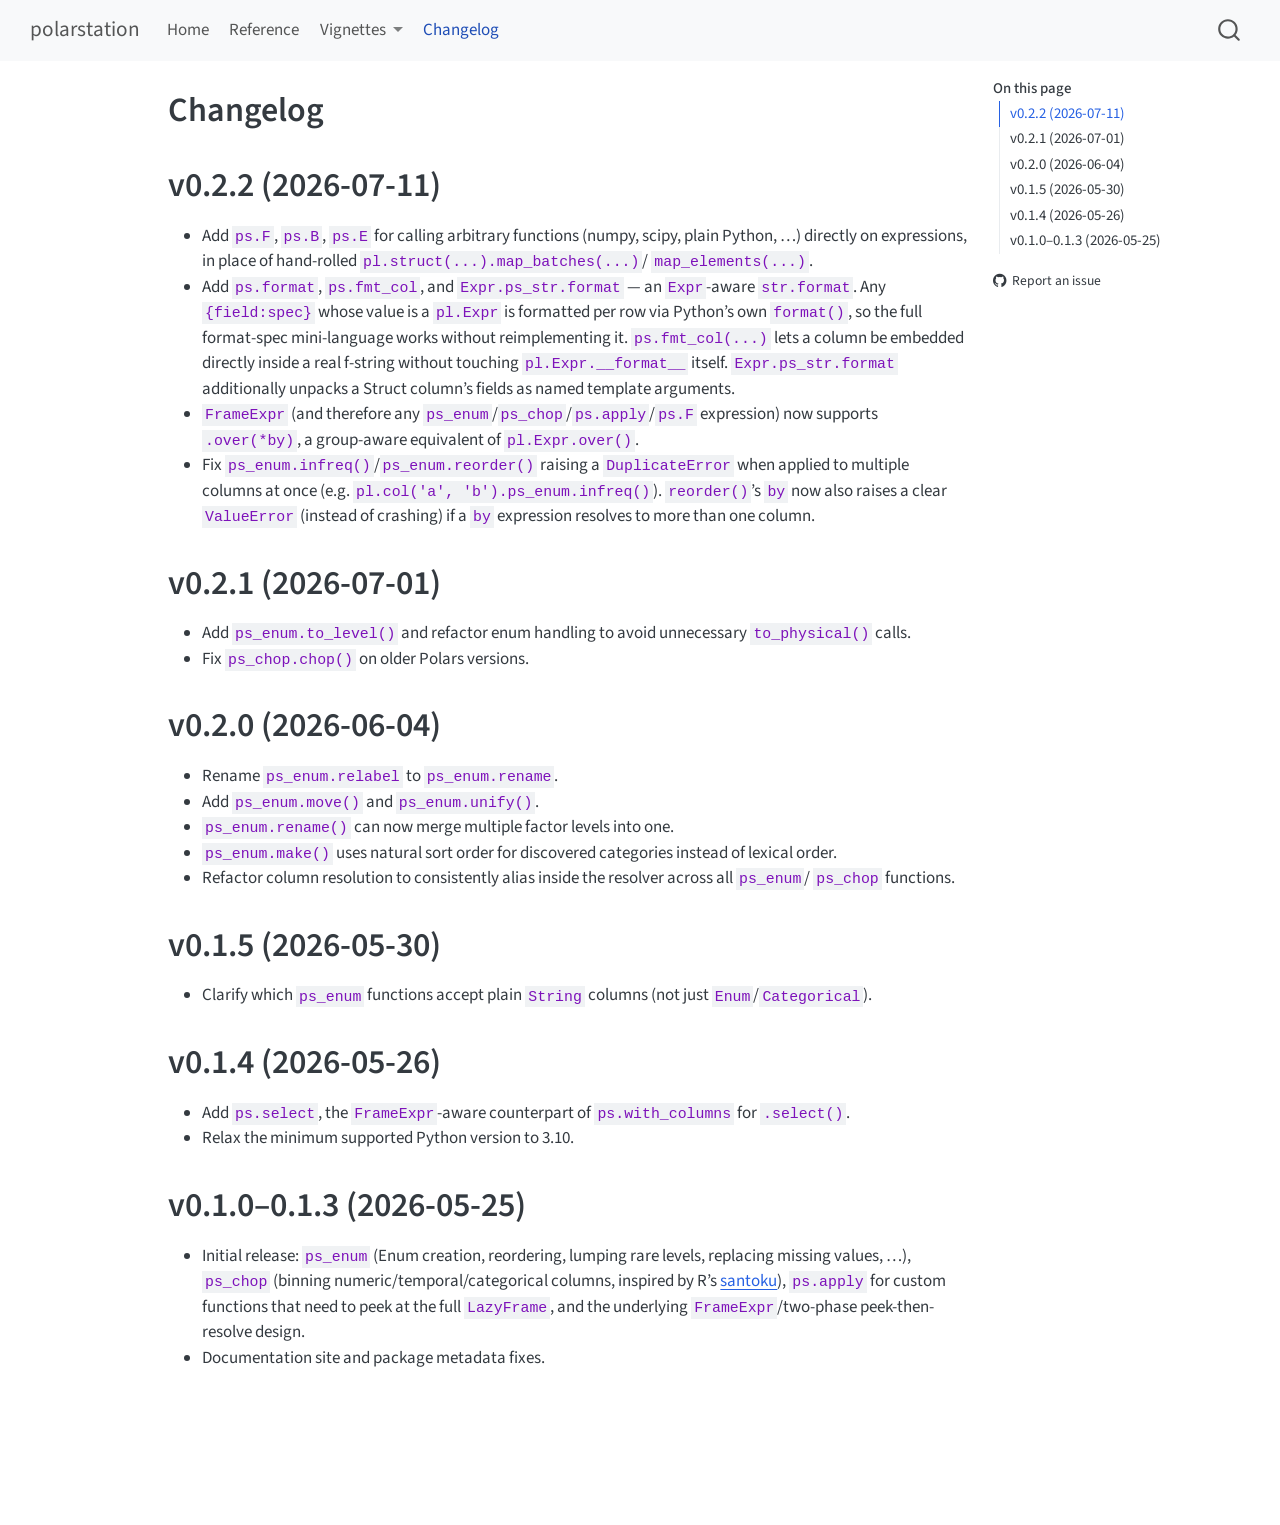
<file: news.html>
<!DOCTYPE html>
<html xmlns="http://www.w3.org/1999/xhtml" lang="en" xml:lang="en"><head>

<meta charset="utf-8">
<meta name="generator" content="quarto-1.8.27">

<meta name="viewport" content="width=device-width, initial-scale=1.0, user-scalable=yes">


<title>Changelog – polarstation</title>
<style>
code{white-space: pre-wrap;}
span.smallcaps{font-variant: small-caps;}
div.columns{display: flex; gap: min(4vw, 1.5em);}
div.column{flex: auto; overflow-x: auto;}
div.hanging-indent{margin-left: 1.5em; text-indent: -1.5em;}
ul.task-list{list-style: none;}
ul.task-list li input[type="checkbox"] {
  width: 0.8em;
  margin: 0 0.8em 0.2em -1em; /* quarto-specific, see https://github.com/quarto-dev/quarto-cli/issues/4556 */ 
  vertical-align: middle;
}
</style>


<script src="site_libs/quarto-nav/quarto-nav.js"></script>
<script src="site_libs/quarto-nav/headroom.min.js"></script>
<script src="site_libs/clipboard/clipboard.min.js"></script>
<script src="site_libs/quarto-search/autocomplete.umd.js"></script>
<script src="site_libs/quarto-search/fuse.min.js"></script>
<script src="site_libs/quarto-search/quarto-search.js"></script>
<meta name="quarto:offset" content="./">
<script src="site_libs/quarto-html/quarto.js" type="module"></script>
<script src="site_libs/quarto-html/tabsets/tabsets.js" type="module"></script>
<script src="site_libs/quarto-html/axe/axe-check.js" type="module"></script>
<script src="site_libs/quarto-html/popper.min.js"></script>
<script src="site_libs/quarto-html/tippy.umd.min.js"></script>
<script src="site_libs/quarto-html/anchor.min.js"></script>
<link href="site_libs/quarto-html/tippy.css" rel="stylesheet">
<link href="site_libs/quarto-html/quarto-syntax-highlighting-ed96de9b727972fe78a7b5d16c58bf87.css" rel="stylesheet" id="quarto-text-highlighting-styles">
<script src="site_libs/bootstrap/bootstrap.min.js"></script>
<link href="site_libs/bootstrap/bootstrap-icons.css" rel="stylesheet">
<link href="site_libs/bootstrap/bootstrap-5b4ad623e5705c0698d39aec6f10cf02.min.css" rel="stylesheet" append-hash="true" id="quarto-bootstrap" data-mode="light">
<script id="quarto-search-options" type="application/json">{
  "location": "navbar",
  "copy-button": false,
  "collapse-after": 3,
  "panel-placement": "end",
  "type": "overlay",
  "limit": 50,
  "keyboard-shortcut": [
    "f",
    "/",
    "s"
  ],
  "show-item-context": false,
  "language": {
    "search-no-results-text": "No results",
    "search-matching-documents-text": "matching documents",
    "search-copy-link-title": "Copy link to search",
    "search-hide-matches-text": "Hide additional matches",
    "search-more-match-text": "more match in this document",
    "search-more-matches-text": "more matches in this document",
    "search-clear-button-title": "Clear",
    "search-text-placeholder": "",
    "search-detached-cancel-button-title": "Cancel",
    "search-submit-button-title": "Submit",
    "search-label": "Search"
  }
}</script>


<link rel="stylesheet" href="styles.css">
</head>

<body class="nav-fixed quarto-light">

<div id="quarto-search-results"></div>
  <header id="quarto-header" class="headroom fixed-top">
    <nav class="navbar navbar-expand-lg " data-bs-theme="dark">
      <div class="navbar-container container-fluid">
      <div class="navbar-brand-container mx-auto">
    <a class="navbar-brand" href="./index.html">
    <span class="navbar-title">polarstation</span>
    </a>
  </div>
            <div id="quarto-search" class="" title="Search"></div>
          <button class="navbar-toggler" type="button" data-bs-toggle="collapse" data-bs-target="#navbarCollapse" aria-controls="navbarCollapse" role="menu" aria-expanded="false" aria-label="Toggle navigation" onclick="if (window.quartoToggleHeadroom) { window.quartoToggleHeadroom(); }">
  <span class="navbar-toggler-icon"></span>
</button>
          <div class="collapse navbar-collapse" id="navbarCollapse">
            <ul class="navbar-nav navbar-nav-scroll me-auto">
  <li class="nav-item">
    <a class="nav-link" href="./index.html"> 
<span class="menu-text">Home</span></a>
  </li>  
  <li class="nav-item">
    <a class="nav-link" href="./reference/index.html"> 
<span class="menu-text">Reference</span></a>
  </li>  
  <li class="nav-item dropdown ">
    <a class="nav-link dropdown-toggle" href="#" id="nav-menu-vignettes" role="link" data-bs-toggle="dropdown" aria-expanded="false">
 <span class="menu-text">Vignettes</span>
    </a>
    <ul class="dropdown-menu" aria-labelledby="nav-menu-vignettes">    
        <li>
    <a class="dropdown-item" href="./notebooks/walkthrough.html">
 <span class="dropdown-text">Walkthrough of the package</span></a>
  </li>  
        <li>
    <a class="dropdown-item" href="./notebooks/chop_labels.html">
 <span class="dropdown-text">Details on chopping functions</span></a>
  </li>  
    </ul>
  </li>
  <li class="nav-item">
    <a class="nav-link active" href="./news.html" aria-current="page"> 
<span class="menu-text">Changelog</span></a>
  </li>  
</ul>
          </div> <!-- /navcollapse -->
            <div class="quarto-navbar-tools">
</div>
      </div> <!-- /container-fluid -->
    </nav>
</header>
<!-- content -->
<div id="quarto-content" class="quarto-container page-columns page-rows-contents page-layout-article page-navbar">
<!-- sidebar -->
<!-- margin-sidebar -->
    <div id="quarto-margin-sidebar" class="sidebar margin-sidebar">
        <nav id="TOC" role="doc-toc" class="toc-active">
    <h2 id="toc-title">On this page</h2>
   
  <ul>
  <li><a href="#v0.2.2-2026-07-11" id="toc-v0.2.2-2026-07-11" class="nav-link active" data-scroll-target="#v0.2.2-2026-07-11">v0.2.2 (2026-07-11)</a></li>
  <li><a href="#v0.2.1-2026-07-01" id="toc-v0.2.1-2026-07-01" class="nav-link" data-scroll-target="#v0.2.1-2026-07-01">v0.2.1 (2026-07-01)</a></li>
  <li><a href="#v0.2.0-2026-06-04" id="toc-v0.2.0-2026-06-04" class="nav-link" data-scroll-target="#v0.2.0-2026-06-04">v0.2.0 (2026-06-04)</a></li>
  <li><a href="#v0.1.5-2026-05-30" id="toc-v0.1.5-2026-05-30" class="nav-link" data-scroll-target="#v0.1.5-2026-05-30">v0.1.5 (2026-05-30)</a></li>
  <li><a href="#v0.1.4-2026-05-26" id="toc-v0.1.4-2026-05-26" class="nav-link" data-scroll-target="#v0.1.4-2026-05-26">v0.1.4 (2026-05-26)</a></li>
  <li><a href="#v0.1.00.1.3-2026-05-25" id="toc-v0.1.00.1.3-2026-05-25" class="nav-link" data-scroll-target="#v0.1.00.1.3-2026-05-25">v0.1.0–0.1.3 (2026-05-25)</a></li>
  </ul>
<div class="toc-actions"><ul><li><a href="https://github.com/const-ae/polarstation/issues/new" class="toc-action"><i class="bi bi-github"></i>Report an issue</a></li></ul></div></nav>
    </div>
<!-- main -->
<main class="content" id="quarto-document-content">

<header id="title-block-header" class="quarto-title-block default">
<div class="quarto-title">
<h1 class="title">Changelog</h1>
</div>



<div class="quarto-title-meta">

    
  
    
  </div>
  


</header>


<section id="v0.2.2-2026-07-11" class="level1">
<h1>v0.2.2 (2026-07-11)</h1>
<ul>
<li>Add <code>ps.F</code>, <code>ps.B</code>, <code>ps.E</code> for calling arbitrary functions (numpy, scipy, plain Python, …) directly on expressions, in place of hand-rolled <code>pl.struct(...).map_batches(...)</code>/ <code>map_elements(...)</code>.</li>
<li>Add <code>ps.format</code>, <code>ps.fmt_col</code>, and <code>Expr.ps_str.format</code> — an <code>Expr</code>-aware <code>str.format</code>. Any <code>{field:spec}</code> whose value is a <code>pl.Expr</code> is formatted per row via Python’s own <code>format()</code>, so the full format-spec mini-language works without reimplementing it. <code>ps.fmt_col(...)</code> lets a column be embedded directly inside a real f-string without touching <code>pl.Expr.__format__</code> itself. <code>Expr.ps_str.format</code> additionally unpacks a Struct column’s fields as named template arguments.</li>
<li><code>FrameExpr</code> (and therefore any <code>ps_enum</code>/<code>ps_chop</code>/<code>ps.apply</code>/<code>ps.F</code> expression) now supports <code>.over(*by)</code>, a group-aware equivalent of <code>pl.Expr.over()</code>.</li>
<li>Fix <code>ps_enum.infreq()</code>/<code>ps_enum.reorder()</code> raising a <code>DuplicateError</code> when applied to multiple columns at once (e.g.&nbsp;<code>pl.col('a', 'b').ps_enum.infreq()</code>). <code>reorder()</code>’s <code>by</code> now also raises a clear <code>ValueError</code> (instead of crashing) if a <code>by</code> expression resolves to more than one column.</li>
</ul>
</section>
<section id="v0.2.1-2026-07-01" class="level1">
<h1>v0.2.1 (2026-07-01)</h1>
<ul>
<li>Add <code>ps_enum.to_level()</code> and refactor enum handling to avoid unnecessary <code>to_physical()</code> calls.</li>
<li>Fix <code>ps_chop.chop()</code> on older Polars versions.</li>
</ul>
</section>
<section id="v0.2.0-2026-06-04" class="level1">
<h1>v0.2.0 (2026-06-04)</h1>
<ul>
<li>Rename <code>ps_enum.relabel</code> to <code>ps_enum.rename</code>.</li>
<li>Add <code>ps_enum.move()</code> and <code>ps_enum.unify()</code>.</li>
<li><code>ps_enum.rename()</code> can now merge multiple factor levels into one.</li>
<li><code>ps_enum.make()</code> uses natural sort order for discovered categories instead of lexical order.</li>
<li>Refactor column resolution to consistently alias inside the resolver across all <code>ps_enum</code>/ <code>ps_chop</code> functions.</li>
</ul>
</section>
<section id="v0.1.5-2026-05-30" class="level1">
<h1>v0.1.5 (2026-05-30)</h1>
<ul>
<li>Clarify which <code>ps_enum</code> functions accept plain <code>String</code> columns (not just <code>Enum</code>/<code>Categorical</code>).</li>
</ul>
</section>
<section id="v0.1.4-2026-05-26" class="level1">
<h1>v0.1.4 (2026-05-26)</h1>
<ul>
<li>Add <code>ps.select</code>, the <code>FrameExpr</code>-aware counterpart of <code>ps.with_columns</code> for <code>.select()</code>.</li>
<li>Relax the minimum supported Python version to 3.10.</li>
</ul>
</section>
<section id="v0.1.00.1.3-2026-05-25" class="level1">
<h1>v0.1.0–0.1.3 (2026-05-25)</h1>
<ul>
<li>Initial release: <code>ps_enum</code> (Enum creation, reordering, lumping rare levels, replacing missing values, …), <code>ps_chop</code> (binning numeric/temporal/categorical columns, inspired by R’s <a href="https://hughjonesd.github.io/santoku/">santoku</a>), <code>ps.apply</code> for custom functions that need to peek at the full <code>LazyFrame</code>, and the underlying <code>FrameExpr</code>/two-phase peek-then-resolve design.</li>
<li>Documentation site and package metadata fixes.</li>
</ul>


</section>

</main> <!-- /main -->
<script id="quarto-html-after-body" type="application/javascript">
  window.document.addEventListener("DOMContentLoaded", function (event) {
    const icon = "";
    const anchorJS = new window.AnchorJS();
    anchorJS.options = {
      placement: 'right',
      icon: icon
    };
    anchorJS.add('.anchored');
    const isCodeAnnotation = (el) => {
      for (const clz of el.classList) {
        if (clz.startsWith('code-annotation-')) {                     
          return true;
        }
      }
      return false;
    }
    const onCopySuccess = function(e) {
      // button target
      const button = e.trigger;
      // don't keep focus
      button.blur();
      // flash "checked"
      button.classList.add('code-copy-button-checked');
      var currentTitle = button.getAttribute("title");
      button.setAttribute("title", "Copied!");
      let tooltip;
      if (window.bootstrap) {
        button.setAttribute("data-bs-toggle", "tooltip");
        button.setAttribute("data-bs-placement", "left");
        button.setAttribute("data-bs-title", "Copied!");
        tooltip = new bootstrap.Tooltip(button, 
          { trigger: "manual", 
            customClass: "code-copy-button-tooltip",
            offset: [0, -8]});
        tooltip.show();    
      }
      setTimeout(function() {
        if (tooltip) {
          tooltip.hide();
          button.removeAttribute("data-bs-title");
          button.removeAttribute("data-bs-toggle");
          button.removeAttribute("data-bs-placement");
        }
        button.setAttribute("title", currentTitle);
        button.classList.remove('code-copy-button-checked');
      }, 1000);
      // clear code selection
      e.clearSelection();
    }
    const getTextToCopy = function(trigger) {
      const outerScaffold = trigger.parentElement.cloneNode(true);
      const codeEl = outerScaffold.querySelector('code');
      for (const childEl of codeEl.children) {
        if (isCodeAnnotation(childEl)) {
          childEl.remove();
        }
      }
      return codeEl.innerText;
    }
    const clipboard = new window.ClipboardJS('.code-copy-button:not([data-in-quarto-modal])', {
      text: getTextToCopy
    });
    clipboard.on('success', onCopySuccess);
    if (window.document.getElementById('quarto-embedded-source-code-modal')) {
      const clipboardModal = new window.ClipboardJS('.code-copy-button[data-in-quarto-modal]', {
        text: getTextToCopy,
        container: window.document.getElementById('quarto-embedded-source-code-modal')
      });
      clipboardModal.on('success', onCopySuccess);
    }
      var localhostRegex = new RegExp(/^(?:http|https):\/\/localhost\:?[0-9]*\//);
      var mailtoRegex = new RegExp(/^mailto:/);
        var filterRegex = new RegExp("https:\/\/const-ae\.github\.io\/polarstation\/");
      var isInternal = (href) => {
          return filterRegex.test(href) || localhostRegex.test(href) || mailtoRegex.test(href);
      }
      // Inspect non-navigation links and adorn them if external
     var links = window.document.querySelectorAll('a[href]:not(.nav-link):not(.navbar-brand):not(.toc-action):not(.sidebar-link):not(.sidebar-item-toggle):not(.pagination-link):not(.no-external):not([aria-hidden]):not(.dropdown-item):not(.quarto-navigation-tool):not(.about-link)');
      for (var i=0; i<links.length; i++) {
        const link = links[i];
        if (!isInternal(link.href)) {
          // undo the damage that might have been done by quarto-nav.js in the case of
          // links that we want to consider external
          if (link.dataset.originalHref !== undefined) {
            link.href = link.dataset.originalHref;
          }
        }
      }
    function tippyHover(el, contentFn, onTriggerFn, onUntriggerFn) {
      const config = {
        allowHTML: true,
        maxWidth: 500,
        delay: 100,
        arrow: false,
        appendTo: function(el) {
            return el.parentElement;
        },
        interactive: true,
        interactiveBorder: 10,
        theme: 'quarto',
        placement: 'bottom-start',
      };
      if (contentFn) {
        config.content = contentFn;
      }
      if (onTriggerFn) {
        config.onTrigger = onTriggerFn;
      }
      if (onUntriggerFn) {
        config.onUntrigger = onUntriggerFn;
      }
      window.tippy(el, config); 
    }
    const noterefs = window.document.querySelectorAll('a[role="doc-noteref"]');
    for (var i=0; i<noterefs.length; i++) {
      const ref = noterefs[i];
      tippyHover(ref, function() {
        // use id or data attribute instead here
        let href = ref.getAttribute('data-footnote-href') || ref.getAttribute('href');
        try { href = new URL(href).hash; } catch {}
        const id = href.replace(/^#\/?/, "");
        const note = window.document.getElementById(id);
        if (note) {
          return note.innerHTML;
        } else {
          return "";
        }
      });
    }
    const xrefs = window.document.querySelectorAll('a.quarto-xref');
    const processXRef = (id, note) => {
      // Strip column container classes
      const stripColumnClz = (el) => {
        el.classList.remove("page-full", "page-columns");
        if (el.children) {
          for (const child of el.children) {
            stripColumnClz(child);
          }
        }
      }
      stripColumnClz(note)
      if (id === null || id.startsWith('sec-')) {
        // Special case sections, only their first couple elements
        const container = document.createElement("div");
        if (note.children && note.children.length > 2) {
          container.appendChild(note.children[0].cloneNode(true));
          for (let i = 1; i < note.children.length; i++) {
            const child = note.children[i];
            if (child.tagName === "P" && child.innerText === "") {
              continue;
            } else {
              container.appendChild(child.cloneNode(true));
              break;
            }
          }
          if (window.Quarto?.typesetMath) {
            window.Quarto.typesetMath(container);
          }
          return container.innerHTML
        } else {
          if (window.Quarto?.typesetMath) {
            window.Quarto.typesetMath(note);
          }
          return note.innerHTML;
        }
      } else {
        // Remove any anchor links if they are present
        const anchorLink = note.querySelector('a.anchorjs-link');
        if (anchorLink) {
          anchorLink.remove();
        }
        if (window.Quarto?.typesetMath) {
          window.Quarto.typesetMath(note);
        }
        if (note.classList.contains("callout")) {
          return note.outerHTML;
        } else {
          return note.innerHTML;
        }
      }
    }
    for (var i=0; i<xrefs.length; i++) {
      const xref = xrefs[i];
      tippyHover(xref, undefined, function(instance) {
        instance.disable();
        let url = xref.getAttribute('href');
        let hash = undefined; 
        if (url.startsWith('#')) {
          hash = url;
        } else {
          try { hash = new URL(url).hash; } catch {}
        }
        if (hash) {
          const id = hash.replace(/^#\/?/, "");
          const note = window.document.getElementById(id);
          if (note !== null) {
            try {
              const html = processXRef(id, note.cloneNode(true));
              instance.setContent(html);
            } finally {
              instance.enable();
              instance.show();
            }
          } else {
            // See if we can fetch this
            fetch(url.split('#')[0])
            .then(res => res.text())
            .then(html => {
              const parser = new DOMParser();
              const htmlDoc = parser.parseFromString(html, "text/html");
              const note = htmlDoc.getElementById(id);
              if (note !== null) {
                const html = processXRef(id, note);
                instance.setContent(html);
              } 
            }).finally(() => {
              instance.enable();
              instance.show();
            });
          }
        } else {
          // See if we can fetch a full url (with no hash to target)
          // This is a special case and we should probably do some content thinning / targeting
          fetch(url)
          .then(res => res.text())
          .then(html => {
            const parser = new DOMParser();
            const htmlDoc = parser.parseFromString(html, "text/html");
            const note = htmlDoc.querySelector('main.content');
            if (note !== null) {
              // This should only happen for chapter cross references
              // (since there is no id in the URL)
              // remove the first header
              if (note.children.length > 0 && note.children[0].tagName === "HEADER") {
                note.children[0].remove();
              }
              const html = processXRef(null, note);
              instance.setContent(html);
            } 
          }).finally(() => {
            instance.enable();
            instance.show();
          });
        }
      }, function(instance) {
      });
    }
        let selectedAnnoteEl;
        const selectorForAnnotation = ( cell, annotation) => {
          let cellAttr = 'data-code-cell="' + cell + '"';
          let lineAttr = 'data-code-annotation="' +  annotation + '"';
          const selector = 'span[' + cellAttr + '][' + lineAttr + ']';
          return selector;
        }
        const selectCodeLines = (annoteEl) => {
          const doc = window.document;
          const targetCell = annoteEl.getAttribute("data-target-cell");
          const targetAnnotation = annoteEl.getAttribute("data-target-annotation");
          const annoteSpan = window.document.querySelector(selectorForAnnotation(targetCell, targetAnnotation));
          const lines = annoteSpan.getAttribute("data-code-lines").split(",");
          const lineIds = lines.map((line) => {
            return targetCell + "-" + line;
          })
          let top = null;
          let height = null;
          let parent = null;
          if (lineIds.length > 0) {
              //compute the position of the single el (top and bottom and make a div)
              const el = window.document.getElementById(lineIds[0]);
              top = el.offsetTop;
              height = el.offsetHeight;
              parent = el.parentElement.parentElement;
            if (lineIds.length > 1) {
              const lastEl = window.document.getElementById(lineIds[lineIds.length - 1]);
              const bottom = lastEl.offsetTop + lastEl.offsetHeight;
              height = bottom - top;
            }
            if (top !== null && height !== null && parent !== null) {
              // cook up a div (if necessary) and position it 
              let div = window.document.getElementById("code-annotation-line-highlight");
              if (div === null) {
                div = window.document.createElement("div");
                div.setAttribute("id", "code-annotation-line-highlight");
                div.style.position = 'absolute';
                parent.appendChild(div);
              }
              div.style.top = top - 2 + "px";
              div.style.height = height + 4 + "px";
              div.style.left = 0;
              let gutterDiv = window.document.getElementById("code-annotation-line-highlight-gutter");
              if (gutterDiv === null) {
                gutterDiv = window.document.createElement("div");
                gutterDiv.setAttribute("id", "code-annotation-line-highlight-gutter");
                gutterDiv.style.position = 'absolute';
                const codeCell = window.document.getElementById(targetCell);
                const gutter = codeCell.querySelector('.code-annotation-gutter');
                gutter.appendChild(gutterDiv);
              }
              gutterDiv.style.top = top - 2 + "px";
              gutterDiv.style.height = height + 4 + "px";
            }
            selectedAnnoteEl = annoteEl;
          }
        };
        const unselectCodeLines = () => {
          const elementsIds = ["code-annotation-line-highlight", "code-annotation-line-highlight-gutter"];
          elementsIds.forEach((elId) => {
            const div = window.document.getElementById(elId);
            if (div) {
              div.remove();
            }
          });
          selectedAnnoteEl = undefined;
        };
          // Handle positioning of the toggle
      window.addEventListener(
        "resize",
        throttle(() => {
          elRect = undefined;
          if (selectedAnnoteEl) {
            selectCodeLines(selectedAnnoteEl);
          }
        }, 10)
      );
      function throttle(fn, ms) {
      let throttle = false;
      let timer;
        return (...args) => {
          if(!throttle) { // first call gets through
              fn.apply(this, args);
              throttle = true;
          } else { // all the others get throttled
              if(timer) clearTimeout(timer); // cancel #2
              timer = setTimeout(() => {
                fn.apply(this, args);
                timer = throttle = false;
              }, ms);
          }
        };
      }
        // Attach click handler to the DT
        const annoteDls = window.document.querySelectorAll('dt[data-target-cell]');
        for (const annoteDlNode of annoteDls) {
          annoteDlNode.addEventListener('click', (event) => {
            const clickedEl = event.target;
            if (clickedEl !== selectedAnnoteEl) {
              unselectCodeLines();
              const activeEl = window.document.querySelector('dt[data-target-cell].code-annotation-active');
              if (activeEl) {
                activeEl.classList.remove('code-annotation-active');
              }
              selectCodeLines(clickedEl);
              clickedEl.classList.add('code-annotation-active');
            } else {
              // Unselect the line
              unselectCodeLines();
              clickedEl.classList.remove('code-annotation-active');
            }
          });
        }
    const findCites = (el) => {
      const parentEl = el.parentElement;
      if (parentEl) {
        const cites = parentEl.dataset.cites;
        if (cites) {
          return {
            el,
            cites: cites.split(' ')
          };
        } else {
          return findCites(el.parentElement)
        }
      } else {
        return undefined;
      }
    };
    var bibliorefs = window.document.querySelectorAll('a[role="doc-biblioref"]');
    for (var i=0; i<bibliorefs.length; i++) {
      const ref = bibliorefs[i];
      const citeInfo = findCites(ref);
      if (citeInfo) {
        tippyHover(citeInfo.el, function() {
          var popup = window.document.createElement('div');
          citeInfo.cites.forEach(function(cite) {
            var citeDiv = window.document.createElement('div');
            citeDiv.classList.add('hanging-indent');
            citeDiv.classList.add('csl-entry');
            var biblioDiv = window.document.getElementById('ref-' + cite);
            if (biblioDiv) {
              citeDiv.innerHTML = biblioDiv.innerHTML;
            }
            popup.appendChild(citeDiv);
          });
          return popup.innerHTML;
        });
      }
    }
  });
  </script>
</div> <!-- /content -->




<footer class="footer"><div class="nav-footer"><div class="nav-footer-center"><div class="toc-actions d-sm-block d-md-none"><ul><li><a href="https://github.com/const-ae/polarstation/issues/new" class="toc-action"><i class="bi bi-github"></i>Report an issue</a></li></ul></div></div></div></footer></body></html>
</file>
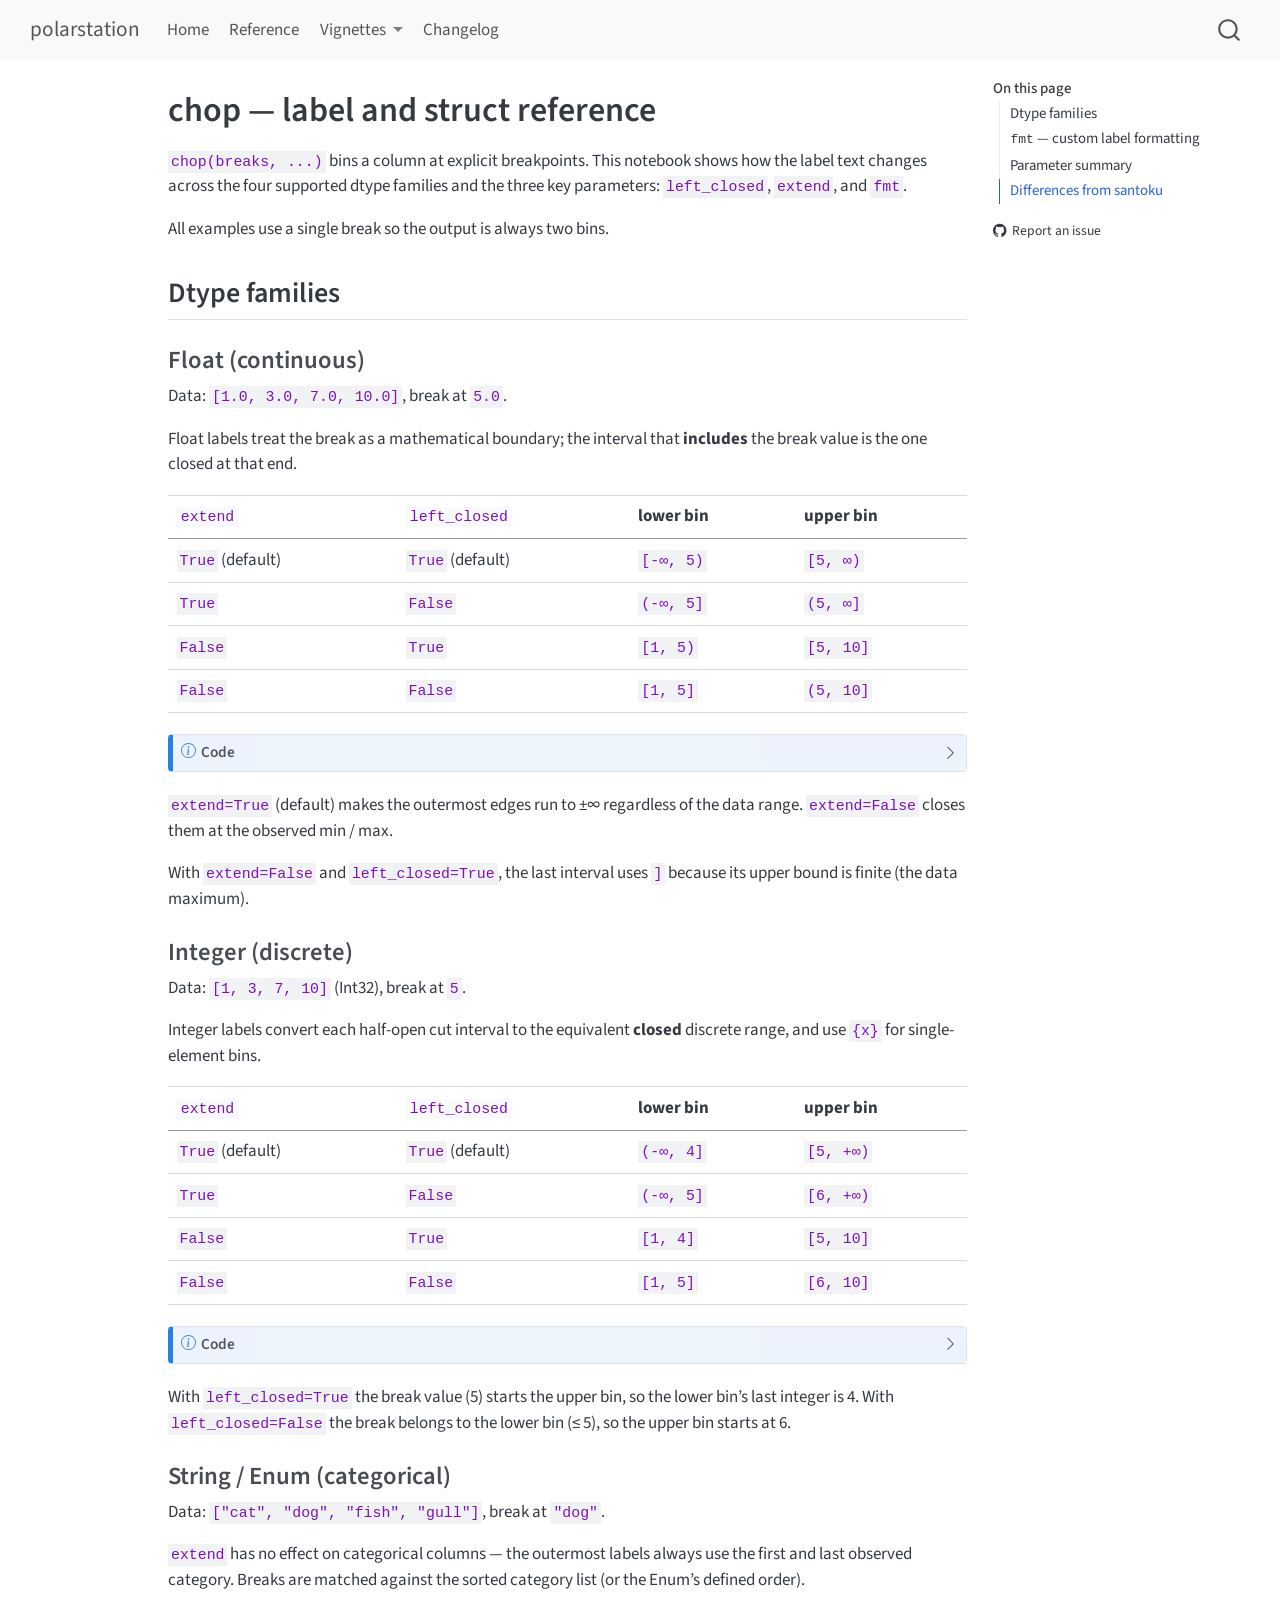
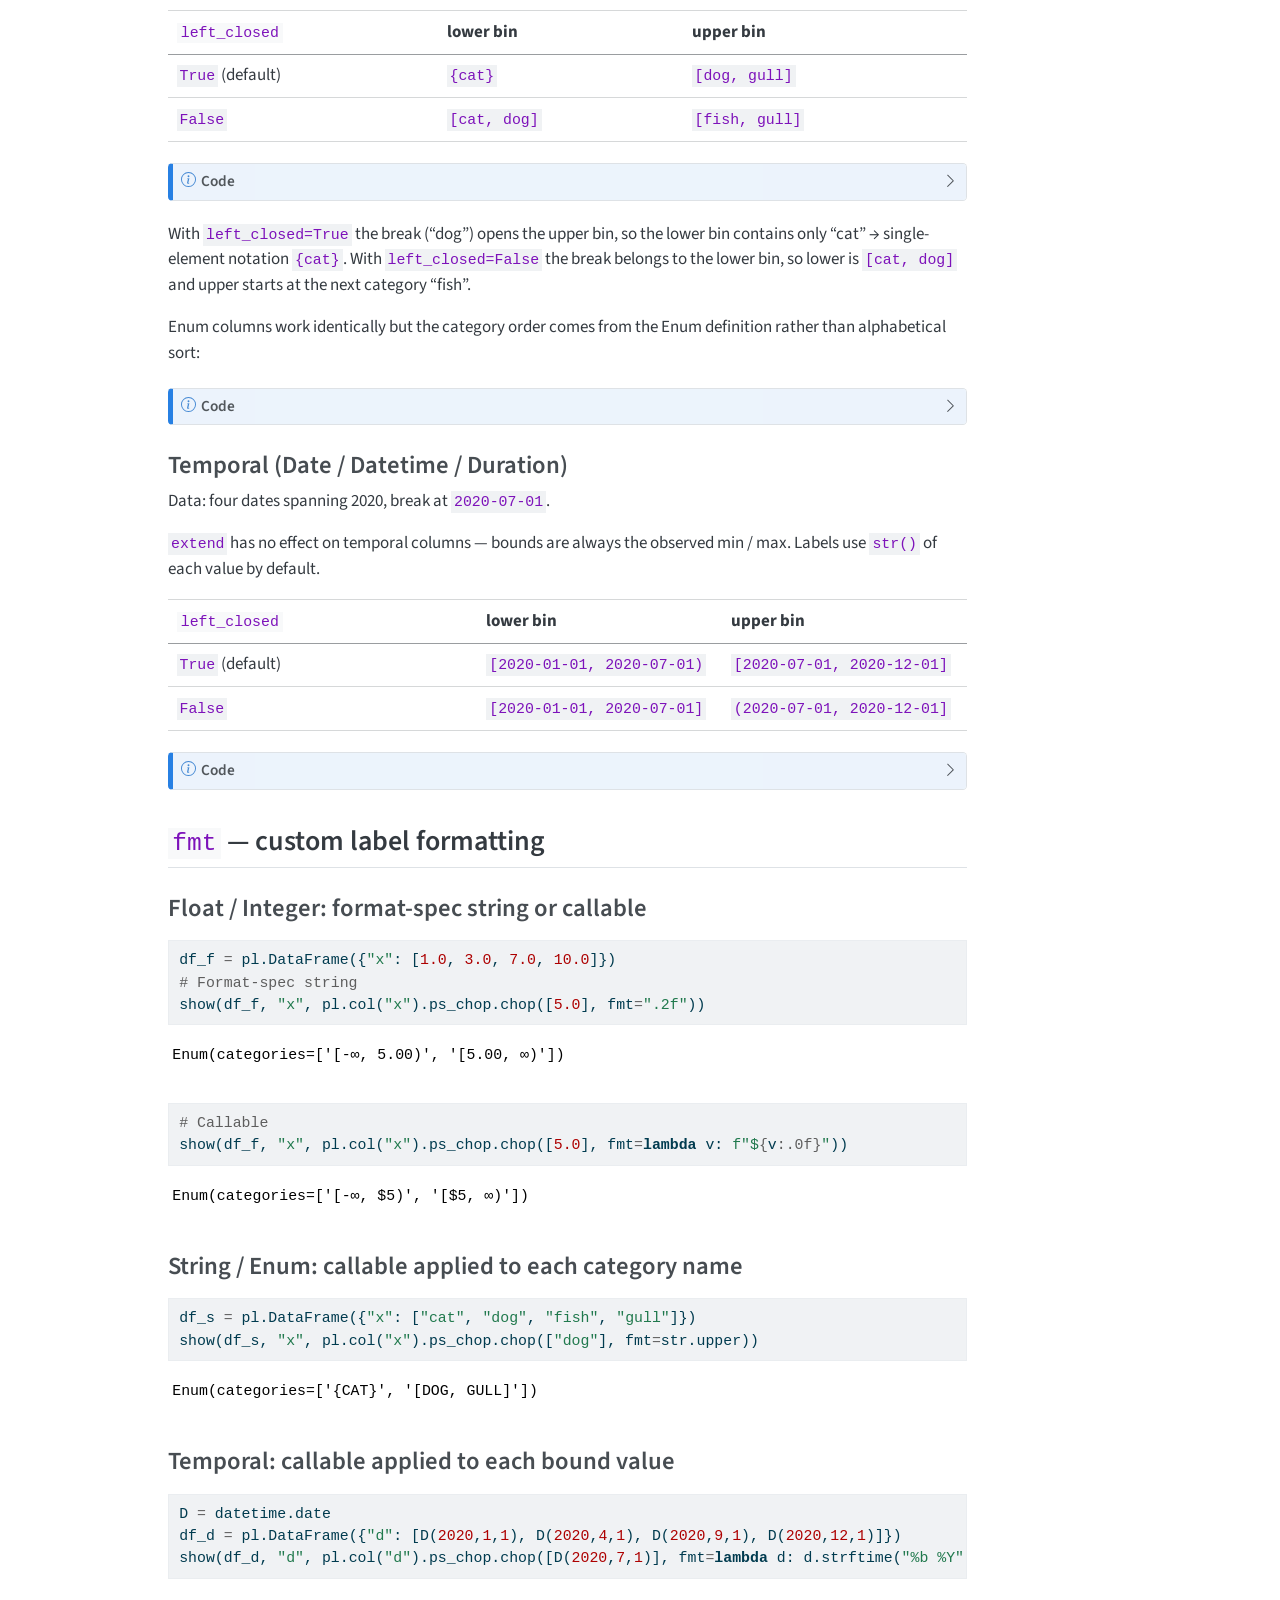
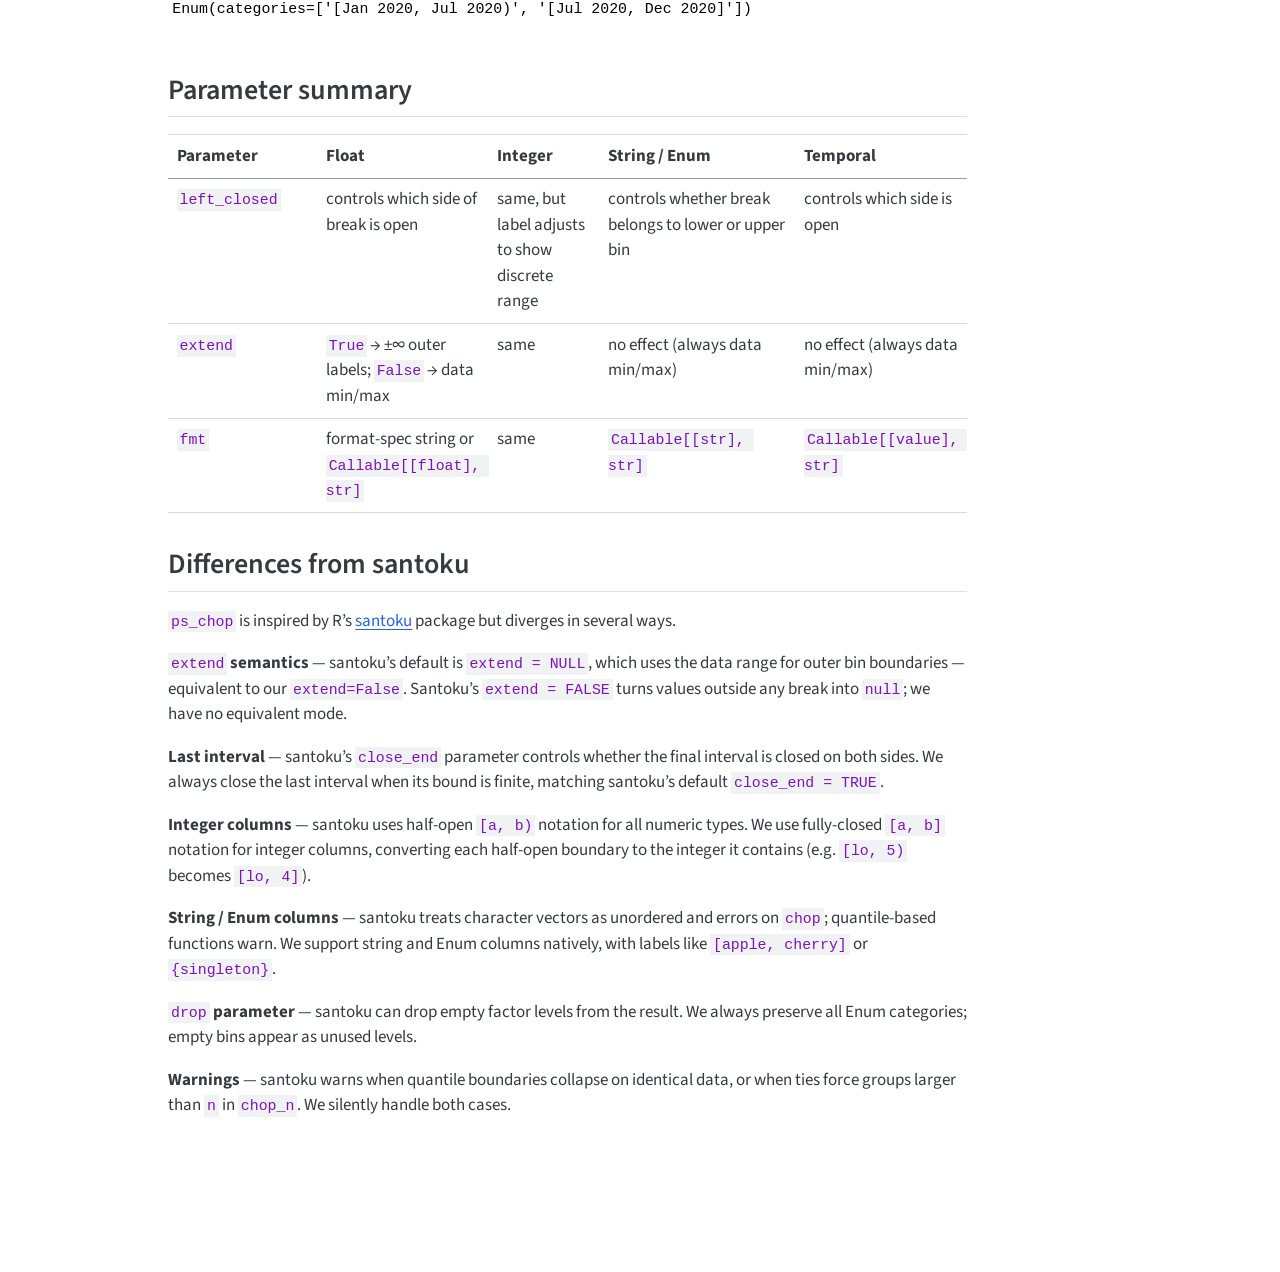
<file: notebooks/chop_labels.html>
<!DOCTYPE html>
<html xmlns="http://www.w3.org/1999/xhtml" lang="en" xml:lang="en"><head>

<meta charset="utf-8">
<meta name="generator" content="quarto-1.8.27">

<meta name="viewport" content="width=device-width, initial-scale=1.0, user-scalable=yes">


<title>chop — label and struct reference – polarstation</title>
<style>
code{white-space: pre-wrap;}
span.smallcaps{font-variant: small-caps;}
div.columns{display: flex; gap: min(4vw, 1.5em);}
div.column{flex: auto; overflow-x: auto;}
div.hanging-indent{margin-left: 1.5em; text-indent: -1.5em;}
ul.task-list{list-style: none;}
ul.task-list li input[type="checkbox"] {
  width: 0.8em;
  margin: 0 0.8em 0.2em -1em; /* quarto-specific, see https://github.com/quarto-dev/quarto-cli/issues/4556 */ 
  vertical-align: middle;
}
/* CSS for syntax highlighting */
html { -webkit-text-size-adjust: 100%; }
pre > code.sourceCode { white-space: pre; position: relative; }
pre > code.sourceCode > span { display: inline-block; line-height: 1.25; }
pre > code.sourceCode > span:empty { height: 1.2em; }
.sourceCode { overflow: visible; }
code.sourceCode > span { color: inherit; text-decoration: inherit; }
div.sourceCode { margin: 1em 0; }
pre.sourceCode { margin: 0; }
@media screen {
div.sourceCode { overflow: auto; }
}
@media print {
pre > code.sourceCode { white-space: pre-wrap; }
pre > code.sourceCode > span { text-indent: -5em; padding-left: 5em; }
}
pre.numberSource code
  { counter-reset: source-line 0; }
pre.numberSource code > span
  { position: relative; left: -4em; counter-increment: source-line; }
pre.numberSource code > span > a:first-child::before
  { content: counter(source-line);
    position: relative; left: -1em; text-align: right; vertical-align: baseline;
    border: none; display: inline-block;
    -webkit-touch-callout: none; -webkit-user-select: none;
    -khtml-user-select: none; -moz-user-select: none;
    -ms-user-select: none; user-select: none;
    padding: 0 4px; width: 4em;
  }
pre.numberSource { margin-left: 3em;  padding-left: 4px; }
div.sourceCode
  {   }
@media screen {
pre > code.sourceCode > span > a:first-child::before { text-decoration: underline; }
}
</style>


<script src="../site_libs/quarto-nav/quarto-nav.js"></script>
<script src="../site_libs/quarto-nav/headroom.min.js"></script>
<script src="../site_libs/clipboard/clipboard.min.js"></script>
<script src="../site_libs/quarto-search/autocomplete.umd.js"></script>
<script src="../site_libs/quarto-search/fuse.min.js"></script>
<script src="../site_libs/quarto-search/quarto-search.js"></script>
<meta name="quarto:offset" content="../">
<script src="../site_libs/quarto-html/quarto.js" type="module"></script>
<script src="../site_libs/quarto-html/tabsets/tabsets.js" type="module"></script>
<script src="../site_libs/quarto-html/axe/axe-check.js" type="module"></script>
<script src="../site_libs/quarto-html/popper.min.js"></script>
<script src="../site_libs/quarto-html/tippy.umd.min.js"></script>
<script src="../site_libs/quarto-html/anchor.min.js"></script>
<link href="../site_libs/quarto-html/tippy.css" rel="stylesheet">
<link href="../site_libs/quarto-html/quarto-syntax-highlighting-ed96de9b727972fe78a7b5d16c58bf87.css" rel="stylesheet" id="quarto-text-highlighting-styles">
<script src="../site_libs/bootstrap/bootstrap.min.js"></script>
<link href="../site_libs/bootstrap/bootstrap-icons.css" rel="stylesheet">
<link href="../site_libs/bootstrap/bootstrap-5b4ad623e5705c0698d39aec6f10cf02.min.css" rel="stylesheet" append-hash="true" id="quarto-bootstrap" data-mode="light">
<script id="quarto-search-options" type="application/json">{
  "location": "navbar",
  "copy-button": false,
  "collapse-after": 3,
  "panel-placement": "end",
  "type": "overlay",
  "limit": 50,
  "keyboard-shortcut": [
    "f",
    "/",
    "s"
  ],
  "show-item-context": false,
  "language": {
    "search-no-results-text": "No results",
    "search-matching-documents-text": "matching documents",
    "search-copy-link-title": "Copy link to search",
    "search-hide-matches-text": "Hide additional matches",
    "search-more-match-text": "more match in this document",
    "search-more-matches-text": "more matches in this document",
    "search-clear-button-title": "Clear",
    "search-text-placeholder": "",
    "search-detached-cancel-button-title": "Cancel",
    "search-submit-button-title": "Submit",
    "search-label": "Search"
  }
}</script>


<link rel="stylesheet" href="../styles.css">
</head>

<body class="nav-fixed quarto-light">

<div id="quarto-search-results"></div>
  <header id="quarto-header" class="headroom fixed-top">
    <nav class="navbar navbar-expand-lg " data-bs-theme="dark">
      <div class="navbar-container container-fluid">
      <div class="navbar-brand-container mx-auto">
    <a class="navbar-brand" href="../index.html">
    <span class="navbar-title">polarstation</span>
    </a>
  </div>
            <div id="quarto-search" class="" title="Search"></div>
          <button class="navbar-toggler" type="button" data-bs-toggle="collapse" data-bs-target="#navbarCollapse" aria-controls="navbarCollapse" role="menu" aria-expanded="false" aria-label="Toggle navigation" onclick="if (window.quartoToggleHeadroom) { window.quartoToggleHeadroom(); }">
  <span class="navbar-toggler-icon"></span>
</button>
          <div class="collapse navbar-collapse" id="navbarCollapse">
            <ul class="navbar-nav navbar-nav-scroll me-auto">
  <li class="nav-item">
    <a class="nav-link" href="../index.html"> 
<span class="menu-text">Home</span></a>
  </li>  
  <li class="nav-item">
    <a class="nav-link" href="../reference/index.html"> 
<span class="menu-text">Reference</span></a>
  </li>  
  <li class="nav-item dropdown ">
    <a class="nav-link dropdown-toggle" href="#" id="nav-menu-vignettes" role="link" data-bs-toggle="dropdown" aria-expanded="false">
 <span class="menu-text">Vignettes</span>
    </a>
    <ul class="dropdown-menu" aria-labelledby="nav-menu-vignettes">    
        <li>
    <a class="dropdown-item" href="../notebooks/walkthrough.html">
 <span class="dropdown-text">Walkthrough of the package</span></a>
  </li>  
        <li>
    <a class="dropdown-item" href="../notebooks/chop_labels.html">
 <span class="dropdown-text">Details on chopping functions</span></a>
  </li>  
    </ul>
  </li>
  <li class="nav-item">
    <a class="nav-link" href="../news.html"> 
<span class="menu-text">Changelog</span></a>
  </li>  
</ul>
          </div> <!-- /navcollapse -->
            <div class="quarto-navbar-tools">
</div>
      </div> <!-- /container-fluid -->
    </nav>
</header>
<!-- content -->
<div id="quarto-content" class="quarto-container page-columns page-rows-contents page-layout-article page-navbar">
<!-- sidebar -->
<!-- margin-sidebar -->
    <div id="quarto-margin-sidebar" class="sidebar margin-sidebar">
        <nav id="TOC" role="doc-toc" class="toc-active">
    <h2 id="toc-title">On this page</h2>
   
  <ul>
  <li><a href="#dtype-families" id="toc-dtype-families" class="nav-link active" data-scroll-target="#dtype-families">Dtype families</a>
  <ul class="collapse">
  <li><a href="#float-continuous" id="toc-float-continuous" class="nav-link" data-scroll-target="#float-continuous">Float (continuous)</a></li>
  <li><a href="#integer-discrete" id="toc-integer-discrete" class="nav-link" data-scroll-target="#integer-discrete">Integer (discrete)</a></li>
  <li><a href="#string-enum-categorical" id="toc-string-enum-categorical" class="nav-link" data-scroll-target="#string-enum-categorical">String / Enum (categorical)</a></li>
  <li><a href="#temporal-date-datetime-duration" id="toc-temporal-date-datetime-duration" class="nav-link" data-scroll-target="#temporal-date-datetime-duration">Temporal (Date / Datetime / Duration)</a></li>
  </ul></li>
  <li><a href="#fmt-custom-label-formatting" id="toc-fmt-custom-label-formatting" class="nav-link" data-scroll-target="#fmt-custom-label-formatting"><code>fmt</code> — custom label formatting</a>
  <ul class="collapse">
  <li><a href="#float-integer-format-spec-string-or-callable" id="toc-float-integer-format-spec-string-or-callable" class="nav-link" data-scroll-target="#float-integer-format-spec-string-or-callable">Float / Integer: format-spec string or callable</a></li>
  <li><a href="#string-enum-callable-applied-to-each-category-name" id="toc-string-enum-callable-applied-to-each-category-name" class="nav-link" data-scroll-target="#string-enum-callable-applied-to-each-category-name">String / Enum: callable applied to each category name</a></li>
  <li><a href="#temporal-callable-applied-to-each-bound-value" id="toc-temporal-callable-applied-to-each-bound-value" class="nav-link" data-scroll-target="#temporal-callable-applied-to-each-bound-value">Temporal: callable applied to each bound value</a></li>
  </ul></li>
  <li><a href="#parameter-summary" id="toc-parameter-summary" class="nav-link" data-scroll-target="#parameter-summary">Parameter summary</a></li>
  <li><a href="#differences-from-santoku" id="toc-differences-from-santoku" class="nav-link" data-scroll-target="#differences-from-santoku">Differences from santoku</a></li>
  </ul>
<div class="toc-actions"><ul><li><a href="https://github.com/const-ae/polarstation/issues/new" class="toc-action"><i class="bi bi-github"></i>Report an issue</a></li></ul></div></nav>
    </div>
<!-- main -->
<main class="content" id="quarto-document-content">

<header id="title-block-header" class="quarto-title-block default">
<div class="quarto-title">
<h1 class="title">chop — label and struct reference</h1>
</div>



<div class="quarto-title-meta">

    
  
    
  </div>
  


</header>


<p><code>chop(breaks, ...)</code> bins a column at explicit breakpoints. This notebook shows how the label text changes across the four supported dtype families and the three key parameters: <code>left_closed</code>, <code>extend</code>, and <code>fmt</code>.</p>
<p>All examples use a single break so the output is always two bins.</p>
<section id="dtype-families" class="level2">
<h2 class="anchored" data-anchor-id="dtype-families">Dtype families</h2>
<section id="float-continuous" class="level3">
<h3 class="anchored" data-anchor-id="float-continuous">Float (continuous)</h3>
<p>Data: <code>[1.0, 3.0, 7.0, 10.0]</code>, break at <code>5.0</code>.</p>
<p>Float labels treat the break as a mathematical boundary; the interval that <strong>includes</strong> the break value is the one closed at that end.</p>
<table class="caption-top table">
<thead>
<tr class="header">
<th><code>extend</code></th>
<th><code>left_closed</code></th>
<th>lower bin</th>
<th>upper bin</th>
</tr>
</thead>
<tbody>
<tr class="odd">
<td><code>True</code> (default)</td>
<td><code>True</code> (default)</td>
<td><code>[-∞, 5)</code></td>
<td><code>[5, ∞)</code></td>
</tr>
<tr class="even">
<td><code>True</code></td>
<td><code>False</code></td>
<td><code>(-∞, 5]</code></td>
<td><code>(5, ∞]</code></td>
</tr>
<tr class="odd">
<td><code>False</code></td>
<td><code>True</code></td>
<td><code>[1, 5)</code></td>
<td><code>[5, 10]</code></td>
</tr>
<tr class="even">
<td><code>False</code></td>
<td><code>False</code></td>
<td><code>[1, 5]</code></td>
<td><code>(5, 10]</code></td>
</tr>
</tbody>
</table>
<div class="callout callout-style-default callout-note callout-titled">
<div class="callout-header d-flex align-content-center collapsed" data-bs-toggle="collapse" data-bs-target=".callout-1-contents" aria-controls="callout-1" aria-expanded="false" aria-label="Toggle callout">
<div class="callout-icon-container">
<i class="callout-icon"></i>
</div>
<div class="callout-title-container flex-fill">
<span class="screen-reader-only">Note</span>Code
</div>
<div class="callout-btn-toggle d-inline-block border-0 py-1 ps-1 pe-0 float-end"><i class="callout-toggle"></i></div>
</div>
<div id="callout-1" class="callout-1-contents callout-collapse collapse">
<div class="callout-body-container callout-body">
<div id="14d37b27" class="cell" data-execution_count="3">
<div class="code-copy-outer-scaffold"><div class="sourceCode cell-code" id="cb1"><pre class="sourceCode python code-with-copy"><code class="sourceCode python"><span id="cb1-1"><a href="#cb1-1" aria-hidden="true" tabindex="-1"></a>df_f <span class="op">=</span> pl.DataFrame({<span class="st">"x"</span>: [<span class="fl">1.0</span>, <span class="fl">3.0</span>, <span class="fl">7.0</span>, <span class="fl">10.0</span>]})</span>
<span id="cb1-2"><a href="#cb1-2" aria-hidden="true" tabindex="-1"></a>show(df_f, <span class="st">"x"</span>, pl.col(<span class="st">"x"</span>).ps_chop.chop([<span class="fl">5.0</span>], extend<span class="op">=</span><span class="va">True</span>, left_closed<span class="op">=</span><span class="va">True</span>))</span></code></pre></div><button title="Copy to Clipboard" class="code-copy-button"><i class="bi"></i></button></div>
<div class="cell-output cell-output-display" data-execution_count="3">
<pre><code>Enum(categories=['[-∞, 5)', '[5, ∞)'])</code></pre>
</div>
</div>
<div id="fbc0b9a9" class="cell" data-execution_count="4">
<div class="code-copy-outer-scaffold"><div class="sourceCode cell-code" id="cb3"><pre class="sourceCode python code-with-copy"><code class="sourceCode python"><span id="cb3-1"><a href="#cb3-1" aria-hidden="true" tabindex="-1"></a>show(df_f, <span class="st">"x"</span>, pl.col(<span class="st">"x"</span>).ps_chop.chop([<span class="fl">5.0</span>], extend<span class="op">=</span><span class="va">True</span>, left_closed<span class="op">=</span><span class="va">False</span>))</span></code></pre></div><button title="Copy to Clipboard" class="code-copy-button"><i class="bi"></i></button></div>
<div class="cell-output cell-output-display" data-execution_count="4">
<pre><code>Enum(categories=['(-∞, 5]', '(5, ∞]'])</code></pre>
</div>
</div>
<div id="bdadb0b4" class="cell" data-execution_count="5">
<div class="code-copy-outer-scaffold"><div class="sourceCode cell-code" id="cb5"><pre class="sourceCode python code-with-copy"><code class="sourceCode python"><span id="cb5-1"><a href="#cb5-1" aria-hidden="true" tabindex="-1"></a>show(df_f, <span class="st">"x"</span>, pl.col(<span class="st">"x"</span>).ps_chop.chop([<span class="fl">5.0</span>], extend<span class="op">=</span><span class="va">False</span>, left_closed<span class="op">=</span><span class="va">True</span>))</span></code></pre></div><button title="Copy to Clipboard" class="code-copy-button"><i class="bi"></i></button></div>
<div class="cell-output cell-output-display" data-execution_count="5">
<pre><code>Enum(categories=['[1, 5)', '[5, 10]'])</code></pre>
</div>
</div>
<div id="d352192f" class="cell" data-execution_count="6">
<div class="code-copy-outer-scaffold"><div class="sourceCode cell-code" id="cb7"><pre class="sourceCode python code-with-copy"><code class="sourceCode python"><span id="cb7-1"><a href="#cb7-1" aria-hidden="true" tabindex="-1"></a>show(df_f, <span class="st">"x"</span>, pl.col(<span class="st">"x"</span>).ps_chop.chop([<span class="fl">5.0</span>], extend<span class="op">=</span><span class="va">False</span>, left_closed<span class="op">=</span><span class="va">False</span>))</span></code></pre></div><button title="Copy to Clipboard" class="code-copy-button"><i class="bi"></i></button></div>
<div class="cell-output cell-output-display" data-execution_count="6">
<pre><code>Enum(categories=['[1, 5]', '(5, 10]'])</code></pre>
</div>
</div>
</div>
</div>
</div>
<p><code>extend=True</code> (default) makes the outermost edges run to ±∞ regardless of the data range. <code>extend=False</code> closes them at the observed min / max.</p>
<p>With <code>extend=False</code> and <code>left_closed=True</code>, the last interval uses <code>]</code> because its upper bound is finite (the data maximum).</p>
</section>
<section id="integer-discrete" class="level3">
<h3 class="anchored" data-anchor-id="integer-discrete">Integer (discrete)</h3>
<p>Data: <code>[1, 3, 7, 10]</code> (Int32), break at <code>5</code>.</p>
<p>Integer labels convert each half-open cut interval to the equivalent <strong>closed</strong> discrete range, and use <code>{x}</code> for single-element bins.</p>
<table class="caption-top table">
<thead>
<tr class="header">
<th><code>extend</code></th>
<th><code>left_closed</code></th>
<th>lower bin</th>
<th>upper bin</th>
</tr>
</thead>
<tbody>
<tr class="odd">
<td><code>True</code> (default)</td>
<td><code>True</code> (default)</td>
<td><code>(-∞, 4]</code></td>
<td><code>[5, +∞)</code></td>
</tr>
<tr class="even">
<td><code>True</code></td>
<td><code>False</code></td>
<td><code>(-∞, 5]</code></td>
<td><code>[6, +∞)</code></td>
</tr>
<tr class="odd">
<td><code>False</code></td>
<td><code>True</code></td>
<td><code>[1, 4]</code></td>
<td><code>[5, 10]</code></td>
</tr>
<tr class="even">
<td><code>False</code></td>
<td><code>False</code></td>
<td><code>[1, 5]</code></td>
<td><code>[6, 10]</code></td>
</tr>
</tbody>
</table>
<div class="callout callout-style-default callout-note callout-titled">
<div class="callout-header d-flex align-content-center collapsed" data-bs-toggle="collapse" data-bs-target=".callout-2-contents" aria-controls="callout-2" aria-expanded="false" aria-label="Toggle callout">
<div class="callout-icon-container">
<i class="callout-icon"></i>
</div>
<div class="callout-title-container flex-fill">
<span class="screen-reader-only">Note</span>Code
</div>
<div class="callout-btn-toggle d-inline-block border-0 py-1 ps-1 pe-0 float-end"><i class="callout-toggle"></i></div>
</div>
<div id="callout-2" class="callout-2-contents callout-collapse collapse">
<div class="callout-body-container callout-body">
<div id="e95fd383" class="cell" data-execution_count="7">
<div class="code-copy-outer-scaffold"><div class="sourceCode cell-code" id="cb9"><pre class="sourceCode python code-with-copy"><code class="sourceCode python"><span id="cb9-1"><a href="#cb9-1" aria-hidden="true" tabindex="-1"></a>df_i <span class="op">=</span> pl.DataFrame({<span class="st">"x"</span>: pl.Series([<span class="dv">1</span>, <span class="dv">3</span>, <span class="dv">7</span>, <span class="dv">10</span>], dtype<span class="op">=</span>pl.Int32)})</span>
<span id="cb9-2"><a href="#cb9-2" aria-hidden="true" tabindex="-1"></a>show(df_i, <span class="st">"x"</span>, pl.col(<span class="st">"x"</span>).ps_chop.chop([<span class="dv">5</span>], extend<span class="op">=</span><span class="va">True</span>, left_closed<span class="op">=</span><span class="va">True</span>))</span></code></pre></div><button title="Copy to Clipboard" class="code-copy-button"><i class="bi"></i></button></div>
<div class="cell-output cell-output-display" data-execution_count="7">
<pre><code>Enum(categories=['(-∞, 4]', '[5, +∞)'])</code></pre>
</div>
</div>
<div id="e63e504c" class="cell" data-execution_count="8">
<div class="code-copy-outer-scaffold"><div class="sourceCode cell-code" id="cb11"><pre class="sourceCode python code-with-copy"><code class="sourceCode python"><span id="cb11-1"><a href="#cb11-1" aria-hidden="true" tabindex="-1"></a>show(df_i, <span class="st">"x"</span>, pl.col(<span class="st">"x"</span>).ps_chop.chop([<span class="dv">5</span>], extend<span class="op">=</span><span class="va">True</span>, left_closed<span class="op">=</span><span class="va">False</span>))</span></code></pre></div><button title="Copy to Clipboard" class="code-copy-button"><i class="bi"></i></button></div>
<div class="cell-output cell-output-display" data-execution_count="8">
<pre><code>Enum(categories=['(-∞, 5]', '[6, +∞)'])</code></pre>
</div>
</div>
<div id="c370cfef" class="cell" data-execution_count="9">
<div class="code-copy-outer-scaffold"><div class="sourceCode cell-code" id="cb13"><pre class="sourceCode python code-with-copy"><code class="sourceCode python"><span id="cb13-1"><a href="#cb13-1" aria-hidden="true" tabindex="-1"></a>show(df_i, <span class="st">"x"</span>, pl.col(<span class="st">"x"</span>).ps_chop.chop([<span class="dv">5</span>], extend<span class="op">=</span><span class="va">False</span>, left_closed<span class="op">=</span><span class="va">True</span>))</span></code></pre></div><button title="Copy to Clipboard" class="code-copy-button"><i class="bi"></i></button></div>
<div class="cell-output cell-output-display" data-execution_count="9">
<pre><code>Enum(categories=['[1, 4]', '[5, 10]'])</code></pre>
</div>
</div>
<div id="4ac91be0" class="cell" data-execution_count="10">
<div class="code-copy-outer-scaffold"><div class="sourceCode cell-code" id="cb15"><pre class="sourceCode python code-with-copy"><code class="sourceCode python"><span id="cb15-1"><a href="#cb15-1" aria-hidden="true" tabindex="-1"></a>show(df_i, <span class="st">"x"</span>, pl.col(<span class="st">"x"</span>).ps_chop.chop([<span class="dv">5</span>], extend<span class="op">=</span><span class="va">False</span>, left_closed<span class="op">=</span><span class="va">False</span>))</span></code></pre></div><button title="Copy to Clipboard" class="code-copy-button"><i class="bi"></i></button></div>
<div class="cell-output cell-output-display" data-execution_count="10">
<pre><code>Enum(categories=['[1, 5]', '[6, 10]'])</code></pre>
</div>
</div>
</div>
</div>
</div>
<p>With <code>left_closed=True</code> the break value (5) starts the upper bin, so the lower bin’s last integer is 4. With <code>left_closed=False</code> the break belongs to the lower bin (≤ 5), so the upper bin starts at 6.</p>
</section>
<section id="string-enum-categorical" class="level3">
<h3 class="anchored" data-anchor-id="string-enum-categorical">String / Enum (categorical)</h3>
<p>Data: <code>["cat", "dog", "fish", "gull"]</code>, break at <code>"dog"</code>.</p>
<p><code>extend</code> has no effect on categorical columns — the outermost labels always use the first and last observed category. Breaks are matched against the sorted category list (or the Enum’s defined order).</p>
<table class="caption-top table">
<thead>
<tr class="header">
<th><code>left_closed</code></th>
<th>lower bin</th>
<th>upper bin</th>
</tr>
</thead>
<tbody>
<tr class="odd">
<td><code>True</code> (default)</td>
<td><code>{cat}</code></td>
<td><code>[dog, gull]</code></td>
</tr>
<tr class="even">
<td><code>False</code></td>
<td><code>[cat, dog]</code></td>
<td><code>[fish, gull]</code></td>
</tr>
</tbody>
</table>
<div class="callout callout-style-default callout-note callout-titled">
<div class="callout-header d-flex align-content-center collapsed" data-bs-toggle="collapse" data-bs-target=".callout-3-contents" aria-controls="callout-3" aria-expanded="false" aria-label="Toggle callout">
<div class="callout-icon-container">
<i class="callout-icon"></i>
</div>
<div class="callout-title-container flex-fill">
<span class="screen-reader-only">Note</span>Code
</div>
<div class="callout-btn-toggle d-inline-block border-0 py-1 ps-1 pe-0 float-end"><i class="callout-toggle"></i></div>
</div>
<div id="callout-3" class="callout-3-contents callout-collapse collapse">
<div class="callout-body-container callout-body">
<div id="5ab99a46" class="cell" data-execution_count="11">
<div class="code-copy-outer-scaffold"><div class="sourceCode cell-code" id="cb17"><pre class="sourceCode python code-with-copy"><code class="sourceCode python"><span id="cb17-1"><a href="#cb17-1" aria-hidden="true" tabindex="-1"></a>df_s <span class="op">=</span> pl.DataFrame({<span class="st">"x"</span>: [<span class="st">"cat"</span>, <span class="st">"dog"</span>, <span class="st">"fish"</span>, <span class="st">"gull"</span>]})</span>
<span id="cb17-2"><a href="#cb17-2" aria-hidden="true" tabindex="-1"></a>show(df_s, <span class="st">"x"</span>, pl.col(<span class="st">"x"</span>).ps_chop.chop([<span class="st">"dog"</span>], left_closed<span class="op">=</span><span class="va">True</span>))</span></code></pre></div><button title="Copy to Clipboard" class="code-copy-button"><i class="bi"></i></button></div>
<div class="cell-output cell-output-display" data-execution_count="11">
<pre><code>Enum(categories=['{cat}', '[dog, gull]'])</code></pre>
</div>
</div>
<div id="6f4f1788" class="cell" data-execution_count="12">
<div class="code-copy-outer-scaffold"><div class="sourceCode cell-code" id="cb19"><pre class="sourceCode python code-with-copy"><code class="sourceCode python"><span id="cb19-1"><a href="#cb19-1" aria-hidden="true" tabindex="-1"></a>show(df_s, <span class="st">"x"</span>, pl.col(<span class="st">"x"</span>).ps_chop.chop([<span class="st">"dog"</span>], left_closed<span class="op">=</span><span class="va">False</span>))</span></code></pre></div><button title="Copy to Clipboard" class="code-copy-button"><i class="bi"></i></button></div>
<div class="cell-output cell-output-display" data-execution_count="12">
<pre><code>Enum(categories=['[cat, dog]', '[fish, gull]'])</code></pre>
</div>
</div>
</div>
</div>
</div>
<p>With <code>left_closed=True</code> the break (“dog”) opens the upper bin, so the lower bin contains only “cat” → single-element notation <code>{cat}</code>. With <code>left_closed=False</code> the break belongs to the lower bin, so lower is <code>[cat, dog]</code> and upper starts at the next category “fish”.</p>
<p>Enum columns work identically but the category order comes from the Enum definition rather than alphabetical sort:</p>
<div class="callout callout-style-default callout-note callout-titled">
<div class="callout-header d-flex align-content-center collapsed" data-bs-toggle="collapse" data-bs-target=".callout-4-contents" aria-controls="callout-4" aria-expanded="false" aria-label="Toggle callout">
<div class="callout-icon-container">
<i class="callout-icon"></i>
</div>
<div class="callout-title-container flex-fill">
<span class="screen-reader-only">Note</span>Code
</div>
<div class="callout-btn-toggle d-inline-block border-0 py-1 ps-1 pe-0 float-end"><i class="callout-toggle"></i></div>
</div>
<div id="callout-4" class="callout-4-contents callout-collapse collapse">
<div class="callout-body-container callout-body">
<div id="dbc98314" class="cell" data-execution_count="13">
<div class="code-copy-outer-scaffold"><div class="sourceCode cell-code" id="cb21"><pre class="sourceCode python code-with-copy"><code class="sourceCode python"><span id="cb21-1"><a href="#cb21-1" aria-hidden="true" tabindex="-1"></a>df_e <span class="op">=</span> pl.DataFrame({<span class="st">"x"</span>: pl.Series(</span>
<span id="cb21-2"><a href="#cb21-2" aria-hidden="true" tabindex="-1"></a>    [<span class="st">"low"</span>, <span class="st">"medium"</span>, <span class="st">"high"</span>, <span class="st">"medium"</span>],</span>
<span id="cb21-3"><a href="#cb21-3" aria-hidden="true" tabindex="-1"></a>    dtype<span class="op">=</span>pl.Enum([<span class="st">"low"</span>, <span class="st">"medium"</span>, <span class="st">"high"</span>])   <span class="co"># non-alphabetical order</span></span>
<span id="cb21-4"><a href="#cb21-4" aria-hidden="true" tabindex="-1"></a>)})</span>
<span id="cb21-5"><a href="#cb21-5" aria-hidden="true" tabindex="-1"></a>show(df_e, <span class="st">"x"</span>, pl.col(<span class="st">"x"</span>).ps_chop.chop([<span class="st">"medium"</span>]))</span></code></pre></div><button title="Copy to Clipboard" class="code-copy-button"><i class="bi"></i></button></div>
<div class="cell-output cell-output-display" data-execution_count="13">
<pre><code>Enum(categories=['{low}', '[medium, high]'])</code></pre>
</div>
</div>
</div>
</div>
</div>
</section>
<section id="temporal-date-datetime-duration" class="level3">
<h3 class="anchored" data-anchor-id="temporal-date-datetime-duration">Temporal (Date / Datetime / Duration)</h3>
<p>Data: four dates spanning 2020, break at <code>2020-07-01</code>.</p>
<p><code>extend</code> has no effect on temporal columns — bounds are always the observed min / max. Labels use <code>str()</code> of each value by default.</p>
<table class="caption-top table">
<colgroup>
<col style="width: 38%">
<col style="width: 30%">
<col style="width: 30%">
</colgroup>
<thead>
<tr class="header">
<th><code>left_closed</code></th>
<th>lower bin</th>
<th>upper bin</th>
</tr>
</thead>
<tbody>
<tr class="odd">
<td><code>True</code> (default)</td>
<td><code>[2020-01-01, 2020-07-01)</code></td>
<td><code>[2020-07-01, 2020-12-01]</code></td>
</tr>
<tr class="even">
<td><code>False</code></td>
<td><code>[2020-01-01, 2020-07-01]</code></td>
<td><code>(2020-07-01, 2020-12-01]</code></td>
</tr>
</tbody>
</table>
<div class="callout callout-style-default callout-note callout-titled">
<div class="callout-header d-flex align-content-center collapsed" data-bs-toggle="collapse" data-bs-target=".callout-5-contents" aria-controls="callout-5" aria-expanded="false" aria-label="Toggle callout">
<div class="callout-icon-container">
<i class="callout-icon"></i>
</div>
<div class="callout-title-container flex-fill">
<span class="screen-reader-only">Note</span>Code
</div>
<div class="callout-btn-toggle d-inline-block border-0 py-1 ps-1 pe-0 float-end"><i class="callout-toggle"></i></div>
</div>
<div id="callout-5" class="callout-5-contents callout-collapse collapse">
<div class="callout-body-container callout-body">
<div id="78e6364b" class="cell" data-execution_count="14">
<div class="code-copy-outer-scaffold"><div class="sourceCode cell-code" id="cb23"><pre class="sourceCode python code-with-copy"><code class="sourceCode python"><span id="cb23-1"><a href="#cb23-1" aria-hidden="true" tabindex="-1"></a>D <span class="op">=</span> datetime.date</span>
<span id="cb23-2"><a href="#cb23-2" aria-hidden="true" tabindex="-1"></a>df_d <span class="op">=</span> pl.DataFrame({<span class="st">"d"</span>: [D(<span class="dv">2020</span>,<span class="dv">1</span>,<span class="dv">1</span>), D(<span class="dv">2020</span>,<span class="dv">4</span>,<span class="dv">1</span>), D(<span class="dv">2020</span>,<span class="dv">9</span>,<span class="dv">1</span>), D(<span class="dv">2020</span>,<span class="dv">12</span>,<span class="dv">1</span>)]})</span>
<span id="cb23-3"><a href="#cb23-3" aria-hidden="true" tabindex="-1"></a>show(df_d, <span class="st">"d"</span>, pl.col(<span class="st">"d"</span>).ps_chop.chop([D(<span class="dv">2020</span>,<span class="dv">7</span>,<span class="dv">1</span>)], left_closed<span class="op">=</span><span class="va">True</span>))</span></code></pre></div><button title="Copy to Clipboard" class="code-copy-button"><i class="bi"></i></button></div>
<div class="cell-output cell-output-display" data-execution_count="14">
<pre><code>Enum(categories=['[2020-01-01, 2020-07-01)', '[2020-07-01, 2020-12-01]'])</code></pre>
</div>
</div>
<div id="36be1725" class="cell" data-execution_count="15">
<div class="code-copy-outer-scaffold"><div class="sourceCode cell-code" id="cb25"><pre class="sourceCode python code-with-copy"><code class="sourceCode python"><span id="cb25-1"><a href="#cb25-1" aria-hidden="true" tabindex="-1"></a>show(df_d, <span class="st">"d"</span>, pl.col(<span class="st">"d"</span>).ps_chop.chop([D(<span class="dv">2020</span>,<span class="dv">7</span>,<span class="dv">1</span>)], left_closed<span class="op">=</span><span class="va">False</span>))</span></code></pre></div><button title="Copy to Clipboard" class="code-copy-button"><i class="bi"></i></button></div>
<div class="cell-output cell-output-display" data-execution_count="15">
<pre><code>Enum(categories=['[2020-01-01, 2020-07-01]', '(2020-07-01, 2020-12-01]'])</code></pre>
</div>
</div>
</div>
</div>
</div>
</section>
</section>
<section id="fmt-custom-label-formatting" class="level2">
<h2 class="anchored" data-anchor-id="fmt-custom-label-formatting"><code>fmt</code> — custom label formatting</h2>
<section id="float-integer-format-spec-string-or-callable" class="level3">
<h3 class="anchored" data-anchor-id="float-integer-format-spec-string-or-callable">Float / Integer: format-spec string or callable</h3>
<div id="f45695bd" class="cell" data-execution_count="16">
<div class="code-copy-outer-scaffold"><div class="sourceCode cell-code" id="cb27"><pre class="sourceCode python code-with-copy"><code class="sourceCode python"><span id="cb27-1"><a href="#cb27-1" aria-hidden="true" tabindex="-1"></a>df_f <span class="op">=</span> pl.DataFrame({<span class="st">"x"</span>: [<span class="fl">1.0</span>, <span class="fl">3.0</span>, <span class="fl">7.0</span>, <span class="fl">10.0</span>]})</span>
<span id="cb27-2"><a href="#cb27-2" aria-hidden="true" tabindex="-1"></a><span class="co"># Format-spec string</span></span>
<span id="cb27-3"><a href="#cb27-3" aria-hidden="true" tabindex="-1"></a>show(df_f, <span class="st">"x"</span>, pl.col(<span class="st">"x"</span>).ps_chop.chop([<span class="fl">5.0</span>], fmt<span class="op">=</span><span class="st">".2f"</span>))</span></code></pre></div><button title="Copy to Clipboard" class="code-copy-button"><i class="bi"></i></button></div>
<div class="cell-output cell-output-display" data-execution_count="16">
<pre><code>Enum(categories=['[-∞, 5.00)', '[5.00, ∞)'])</code></pre>
</div>
</div>
<div id="a17de90f" class="cell" data-execution_count="17">
<div class="code-copy-outer-scaffold"><div class="sourceCode cell-code" id="cb29"><pre class="sourceCode python code-with-copy"><code class="sourceCode python"><span id="cb29-1"><a href="#cb29-1" aria-hidden="true" tabindex="-1"></a><span class="co"># Callable</span></span>
<span id="cb29-2"><a href="#cb29-2" aria-hidden="true" tabindex="-1"></a>show(df_f, <span class="st">"x"</span>, pl.col(<span class="st">"x"</span>).ps_chop.chop([<span class="fl">5.0</span>], fmt<span class="op">=</span><span class="kw">lambda</span> v: <span class="ss">f"$</span><span class="sc">{</span>v<span class="sc">:.0f}</span><span class="ss">"</span>))</span></code></pre></div><button title="Copy to Clipboard" class="code-copy-button"><i class="bi"></i></button></div>
<div class="cell-output cell-output-display" data-execution_count="17">
<pre><code>Enum(categories=['[-∞, $5)', '[$5, ∞)'])</code></pre>
</div>
</div>
</section>
<section id="string-enum-callable-applied-to-each-category-name" class="level3">
<h3 class="anchored" data-anchor-id="string-enum-callable-applied-to-each-category-name">String / Enum: callable applied to each category name</h3>
<div id="d64a3dfe" class="cell" data-execution_count="18">
<div class="code-copy-outer-scaffold"><div class="sourceCode cell-code" id="cb31"><pre class="sourceCode python code-with-copy"><code class="sourceCode python"><span id="cb31-1"><a href="#cb31-1" aria-hidden="true" tabindex="-1"></a>df_s <span class="op">=</span> pl.DataFrame({<span class="st">"x"</span>: [<span class="st">"cat"</span>, <span class="st">"dog"</span>, <span class="st">"fish"</span>, <span class="st">"gull"</span>]})</span>
<span id="cb31-2"><a href="#cb31-2" aria-hidden="true" tabindex="-1"></a>show(df_s, <span class="st">"x"</span>, pl.col(<span class="st">"x"</span>).ps_chop.chop([<span class="st">"dog"</span>], fmt<span class="op">=</span><span class="bu">str</span>.upper))</span></code></pre></div><button title="Copy to Clipboard" class="code-copy-button"><i class="bi"></i></button></div>
<div class="cell-output cell-output-display" data-execution_count="18">
<pre><code>Enum(categories=['{CAT}', '[DOG, GULL]'])</code></pre>
</div>
</div>
</section>
<section id="temporal-callable-applied-to-each-bound-value" class="level3">
<h3 class="anchored" data-anchor-id="temporal-callable-applied-to-each-bound-value">Temporal: callable applied to each bound value</h3>
<div id="ab6dbe1a" class="cell" data-execution_count="19">
<div class="code-copy-outer-scaffold"><div class="sourceCode cell-code" id="cb33"><pre class="sourceCode python code-with-copy"><code class="sourceCode python"><span id="cb33-1"><a href="#cb33-1" aria-hidden="true" tabindex="-1"></a>D <span class="op">=</span> datetime.date</span>
<span id="cb33-2"><a href="#cb33-2" aria-hidden="true" tabindex="-1"></a>df_d <span class="op">=</span> pl.DataFrame({<span class="st">"d"</span>: [D(<span class="dv">2020</span>,<span class="dv">1</span>,<span class="dv">1</span>), D(<span class="dv">2020</span>,<span class="dv">4</span>,<span class="dv">1</span>), D(<span class="dv">2020</span>,<span class="dv">9</span>,<span class="dv">1</span>), D(<span class="dv">2020</span>,<span class="dv">12</span>,<span class="dv">1</span>)]})</span>
<span id="cb33-3"><a href="#cb33-3" aria-hidden="true" tabindex="-1"></a>show(df_d, <span class="st">"d"</span>, pl.col(<span class="st">"d"</span>).ps_chop.chop([D(<span class="dv">2020</span>,<span class="dv">7</span>,<span class="dv">1</span>)], fmt<span class="op">=</span><span class="kw">lambda</span> d: d.strftime(<span class="st">"%b %Y"</span>)))</span></code></pre></div><button title="Copy to Clipboard" class="code-copy-button"><i class="bi"></i></button></div>
<div class="cell-output cell-output-display" data-execution_count="19">
<pre><code>Enum(categories=['[Jan 2020, Jul 2020)', '[Jul 2020, Dec 2020]'])</code></pre>
</div>
</div>
</section>
</section>
<section id="parameter-summary" class="level2">
<h2 class="anchored" data-anchor-id="parameter-summary">Parameter summary</h2>
<table class="caption-top table">
<colgroup>
<col style="width: 21%">
<col style="width: 13%">
<col style="width: 17%">
<col style="width: 28%">
<col style="width: 19%">
</colgroup>
<thead>
<tr class="header">
<th>Parameter</th>
<th>Float</th>
<th>Integer</th>
<th>String / Enum</th>
<th>Temporal</th>
</tr>
</thead>
<tbody>
<tr class="odd">
<td><code>left_closed</code></td>
<td>controls which side of break is open</td>
<td>same, but label adjusts to show discrete range</td>
<td>controls whether break belongs to lower or upper bin</td>
<td>controls which side is open</td>
</tr>
<tr class="even">
<td><code>extend</code></td>
<td><code>True</code> → ±∞ outer labels; <code>False</code> → data min/max</td>
<td>same</td>
<td>no effect (always data min/max)</td>
<td>no effect (always data min/max)</td>
</tr>
<tr class="odd">
<td><code>fmt</code></td>
<td>format-spec string or <code>Callable[[float], str]</code></td>
<td>same</td>
<td><code>Callable[[str], str]</code></td>
<td><code>Callable[[value], str]</code></td>
</tr>
</tbody>
</table>
</section>
<section id="differences-from-santoku" class="level2">
<h2 class="anchored" data-anchor-id="differences-from-santoku">Differences from santoku</h2>
<p><code>ps_chop</code> is inspired by R’s <a href="https://github.com/hughjonesd/santoku">santoku</a> package but diverges in several ways.</p>
<p><strong><code>extend</code> semantics</strong> — santoku’s default is <code>extend = NULL</code>, which uses the data range for outer bin boundaries — equivalent to our <code>extend=False</code>. Santoku’s <code>extend = FALSE</code> turns values outside any break into <code>null</code>; we have no equivalent mode.</p>
<p><strong>Last interval</strong> — santoku’s <code>close_end</code> parameter controls whether the final interval is closed on both sides. We always close the last interval when its bound is finite, matching santoku’s default <code>close_end = TRUE</code>.</p>
<p><strong>Integer columns</strong> — santoku uses half-open <code>[a, b)</code> notation for all numeric types. We use fully-closed <code>[a, b]</code> notation for integer columns, converting each half-open boundary to the integer it contains (e.g.&nbsp;<code>[lo, 5)</code> becomes <code>[lo, 4]</code>).</p>
<p><strong>String / Enum columns</strong> — santoku treats character vectors as unordered and errors on <code>chop</code>; quantile-based functions warn. We support string and Enum columns natively, with labels like <code>[apple, cherry]</code> or <code>{singleton}</code>.</p>
<p><strong><code>drop</code> parameter</strong> — santoku can drop empty factor levels from the result. We always preserve all Enum categories; empty bins appear as unused levels.</p>
<p><strong>Warnings</strong> — santoku warns when quantile boundaries collapse on identical data, or when ties force groups larger than <code>n</code> in <code>chop_n</code>. We silently handle both cases.</p>


</section>

</main> <!-- /main -->
<script id="quarto-html-after-body" type="application/javascript">
  window.document.addEventListener("DOMContentLoaded", function (event) {
    const icon = "";
    const anchorJS = new window.AnchorJS();
    anchorJS.options = {
      placement: 'right',
      icon: icon
    };
    anchorJS.add('.anchored');
    const isCodeAnnotation = (el) => {
      for (const clz of el.classList) {
        if (clz.startsWith('code-annotation-')) {                     
          return true;
        }
      }
      return false;
    }
    const onCopySuccess = function(e) {
      // button target
      const button = e.trigger;
      // don't keep focus
      button.blur();
      // flash "checked"
      button.classList.add('code-copy-button-checked');
      var currentTitle = button.getAttribute("title");
      button.setAttribute("title", "Copied!");
      let tooltip;
      if (window.bootstrap) {
        button.setAttribute("data-bs-toggle", "tooltip");
        button.setAttribute("data-bs-placement", "left");
        button.setAttribute("data-bs-title", "Copied!");
        tooltip = new bootstrap.Tooltip(button, 
          { trigger: "manual", 
            customClass: "code-copy-button-tooltip",
            offset: [0, -8]});
        tooltip.show();    
      }
      setTimeout(function() {
        if (tooltip) {
          tooltip.hide();
          button.removeAttribute("data-bs-title");
          button.removeAttribute("data-bs-toggle");
          button.removeAttribute("data-bs-placement");
        }
        button.setAttribute("title", currentTitle);
        button.classList.remove('code-copy-button-checked');
      }, 1000);
      // clear code selection
      e.clearSelection();
    }
    const getTextToCopy = function(trigger) {
      const outerScaffold = trigger.parentElement.cloneNode(true);
      const codeEl = outerScaffold.querySelector('code');
      for (const childEl of codeEl.children) {
        if (isCodeAnnotation(childEl)) {
          childEl.remove();
        }
      }
      return codeEl.innerText;
    }
    const clipboard = new window.ClipboardJS('.code-copy-button:not([data-in-quarto-modal])', {
      text: getTextToCopy
    });
    clipboard.on('success', onCopySuccess);
    if (window.document.getElementById('quarto-embedded-source-code-modal')) {
      const clipboardModal = new window.ClipboardJS('.code-copy-button[data-in-quarto-modal]', {
        text: getTextToCopy,
        container: window.document.getElementById('quarto-embedded-source-code-modal')
      });
      clipboardModal.on('success', onCopySuccess);
    }
      var localhostRegex = new RegExp(/^(?:http|https):\/\/localhost\:?[0-9]*\//);
      var mailtoRegex = new RegExp(/^mailto:/);
        var filterRegex = new RegExp("https:\/\/const-ae\.github\.io\/polarstation\/");
      var isInternal = (href) => {
          return filterRegex.test(href) || localhostRegex.test(href) || mailtoRegex.test(href);
      }
      // Inspect non-navigation links and adorn them if external
     var links = window.document.querySelectorAll('a[href]:not(.nav-link):not(.navbar-brand):not(.toc-action):not(.sidebar-link):not(.sidebar-item-toggle):not(.pagination-link):not(.no-external):not([aria-hidden]):not(.dropdown-item):not(.quarto-navigation-tool):not(.about-link)');
      for (var i=0; i<links.length; i++) {
        const link = links[i];
        if (!isInternal(link.href)) {
          // undo the damage that might have been done by quarto-nav.js in the case of
          // links that we want to consider external
          if (link.dataset.originalHref !== undefined) {
            link.href = link.dataset.originalHref;
          }
        }
      }
    function tippyHover(el, contentFn, onTriggerFn, onUntriggerFn) {
      const config = {
        allowHTML: true,
        maxWidth: 500,
        delay: 100,
        arrow: false,
        appendTo: function(el) {
            return el.parentElement;
        },
        interactive: true,
        interactiveBorder: 10,
        theme: 'quarto',
        placement: 'bottom-start',
      };
      if (contentFn) {
        config.content = contentFn;
      }
      if (onTriggerFn) {
        config.onTrigger = onTriggerFn;
      }
      if (onUntriggerFn) {
        config.onUntrigger = onUntriggerFn;
      }
      window.tippy(el, config); 
    }
    const noterefs = window.document.querySelectorAll('a[role="doc-noteref"]');
    for (var i=0; i<noterefs.length; i++) {
      const ref = noterefs[i];
      tippyHover(ref, function() {
        // use id or data attribute instead here
        let href = ref.getAttribute('data-footnote-href') || ref.getAttribute('href');
        try { href = new URL(href).hash; } catch {}
        const id = href.replace(/^#\/?/, "");
        const note = window.document.getElementById(id);
        if (note) {
          return note.innerHTML;
        } else {
          return "";
        }
      });
    }
    const xrefs = window.document.querySelectorAll('a.quarto-xref');
    const processXRef = (id, note) => {
      // Strip column container classes
      const stripColumnClz = (el) => {
        el.classList.remove("page-full", "page-columns");
        if (el.children) {
          for (const child of el.children) {
            stripColumnClz(child);
          }
        }
      }
      stripColumnClz(note)
      if (id === null || id.startsWith('sec-')) {
        // Special case sections, only their first couple elements
        const container = document.createElement("div");
        if (note.children && note.children.length > 2) {
          container.appendChild(note.children[0].cloneNode(true));
          for (let i = 1; i < note.children.length; i++) {
            const child = note.children[i];
            if (child.tagName === "P" && child.innerText === "") {
              continue;
            } else {
              container.appendChild(child.cloneNode(true));
              break;
            }
          }
          if (window.Quarto?.typesetMath) {
            window.Quarto.typesetMath(container);
          }
          return container.innerHTML
        } else {
          if (window.Quarto?.typesetMath) {
            window.Quarto.typesetMath(note);
          }
          return note.innerHTML;
        }
      } else {
        // Remove any anchor links if they are present
        const anchorLink = note.querySelector('a.anchorjs-link');
        if (anchorLink) {
          anchorLink.remove();
        }
        if (window.Quarto?.typesetMath) {
          window.Quarto.typesetMath(note);
        }
        if (note.classList.contains("callout")) {
          return note.outerHTML;
        } else {
          return note.innerHTML;
        }
      }
    }
    for (var i=0; i<xrefs.length; i++) {
      const xref = xrefs[i];
      tippyHover(xref, undefined, function(instance) {
        instance.disable();
        let url = xref.getAttribute('href');
        let hash = undefined; 
        if (url.startsWith('#')) {
          hash = url;
        } else {
          try { hash = new URL(url).hash; } catch {}
        }
        if (hash) {
          const id = hash.replace(/^#\/?/, "");
          const note = window.document.getElementById(id);
          if (note !== null) {
            try {
              const html = processXRef(id, note.cloneNode(true));
              instance.setContent(html);
            } finally {
              instance.enable();
              instance.show();
            }
          } else {
            // See if we can fetch this
            fetch(url.split('#')[0])
            .then(res => res.text())
            .then(html => {
              const parser = new DOMParser();
              const htmlDoc = parser.parseFromString(html, "text/html");
              const note = htmlDoc.getElementById(id);
              if (note !== null) {
                const html = processXRef(id, note);
                instance.setContent(html);
              } 
            }).finally(() => {
              instance.enable();
              instance.show();
            });
          }
        } else {
          // See if we can fetch a full url (with no hash to target)
          // This is a special case and we should probably do some content thinning / targeting
          fetch(url)
          .then(res => res.text())
          .then(html => {
            const parser = new DOMParser();
            const htmlDoc = parser.parseFromString(html, "text/html");
            const note = htmlDoc.querySelector('main.content');
            if (note !== null) {
              // This should only happen for chapter cross references
              // (since there is no id in the URL)
              // remove the first header
              if (note.children.length > 0 && note.children[0].tagName === "HEADER") {
                note.children[0].remove();
              }
              const html = processXRef(null, note);
              instance.setContent(html);
            } 
          }).finally(() => {
            instance.enable();
            instance.show();
          });
        }
      }, function(instance) {
      });
    }
        let selectedAnnoteEl;
        const selectorForAnnotation = ( cell, annotation) => {
          let cellAttr = 'data-code-cell="' + cell + '"';
          let lineAttr = 'data-code-annotation="' +  annotation + '"';
          const selector = 'span[' + cellAttr + '][' + lineAttr + ']';
          return selector;
        }
        const selectCodeLines = (annoteEl) => {
          const doc = window.document;
          const targetCell = annoteEl.getAttribute("data-target-cell");
          const targetAnnotation = annoteEl.getAttribute("data-target-annotation");
          const annoteSpan = window.document.querySelector(selectorForAnnotation(targetCell, targetAnnotation));
          const lines = annoteSpan.getAttribute("data-code-lines").split(",");
          const lineIds = lines.map((line) => {
            return targetCell + "-" + line;
          })
          let top = null;
          let height = null;
          let parent = null;
          if (lineIds.length > 0) {
              //compute the position of the single el (top and bottom and make a div)
              const el = window.document.getElementById(lineIds[0]);
              top = el.offsetTop;
              height = el.offsetHeight;
              parent = el.parentElement.parentElement;
            if (lineIds.length > 1) {
              const lastEl = window.document.getElementById(lineIds[lineIds.length - 1]);
              const bottom = lastEl.offsetTop + lastEl.offsetHeight;
              height = bottom - top;
            }
            if (top !== null && height !== null && parent !== null) {
              // cook up a div (if necessary) and position it 
              let div = window.document.getElementById("code-annotation-line-highlight");
              if (div === null) {
                div = window.document.createElement("div");
                div.setAttribute("id", "code-annotation-line-highlight");
                div.style.position = 'absolute';
                parent.appendChild(div);
              }
              div.style.top = top - 2 + "px";
              div.style.height = height + 4 + "px";
              div.style.left = 0;
              let gutterDiv = window.document.getElementById("code-annotation-line-highlight-gutter");
              if (gutterDiv === null) {
                gutterDiv = window.document.createElement("div");
                gutterDiv.setAttribute("id", "code-annotation-line-highlight-gutter");
                gutterDiv.style.position = 'absolute';
                const codeCell = window.document.getElementById(targetCell);
                const gutter = codeCell.querySelector('.code-annotation-gutter');
                gutter.appendChild(gutterDiv);
              }
              gutterDiv.style.top = top - 2 + "px";
              gutterDiv.style.height = height + 4 + "px";
            }
            selectedAnnoteEl = annoteEl;
          }
        };
        const unselectCodeLines = () => {
          const elementsIds = ["code-annotation-line-highlight", "code-annotation-line-highlight-gutter"];
          elementsIds.forEach((elId) => {
            const div = window.document.getElementById(elId);
            if (div) {
              div.remove();
            }
          });
          selectedAnnoteEl = undefined;
        };
          // Handle positioning of the toggle
      window.addEventListener(
        "resize",
        throttle(() => {
          elRect = undefined;
          if (selectedAnnoteEl) {
            selectCodeLines(selectedAnnoteEl);
          }
        }, 10)
      );
      function throttle(fn, ms) {
      let throttle = false;
      let timer;
        return (...args) => {
          if(!throttle) { // first call gets through
              fn.apply(this, args);
              throttle = true;
          } else { // all the others get throttled
              if(timer) clearTimeout(timer); // cancel #2
              timer = setTimeout(() => {
                fn.apply(this, args);
                timer = throttle = false;
              }, ms);
          }
        };
      }
        // Attach click handler to the DT
        const annoteDls = window.document.querySelectorAll('dt[data-target-cell]');
        for (const annoteDlNode of annoteDls) {
          annoteDlNode.addEventListener('click', (event) => {
            const clickedEl = event.target;
            if (clickedEl !== selectedAnnoteEl) {
              unselectCodeLines();
              const activeEl = window.document.querySelector('dt[data-target-cell].code-annotation-active');
              if (activeEl) {
                activeEl.classList.remove('code-annotation-active');
              }
              selectCodeLines(clickedEl);
              clickedEl.classList.add('code-annotation-active');
            } else {
              // Unselect the line
              unselectCodeLines();
              clickedEl.classList.remove('code-annotation-active');
            }
          });
        }
    const findCites = (el) => {
      const parentEl = el.parentElement;
      if (parentEl) {
        const cites = parentEl.dataset.cites;
        if (cites) {
          return {
            el,
            cites: cites.split(' ')
          };
        } else {
          return findCites(el.parentElement)
        }
      } else {
        return undefined;
      }
    };
    var bibliorefs = window.document.querySelectorAll('a[role="doc-biblioref"]');
    for (var i=0; i<bibliorefs.length; i++) {
      const ref = bibliorefs[i];
      const citeInfo = findCites(ref);
      if (citeInfo) {
        tippyHover(citeInfo.el, function() {
          var popup = window.document.createElement('div');
          citeInfo.cites.forEach(function(cite) {
            var citeDiv = window.document.createElement('div');
            citeDiv.classList.add('hanging-indent');
            citeDiv.classList.add('csl-entry');
            var biblioDiv = window.document.getElementById('ref-' + cite);
            if (biblioDiv) {
              citeDiv.innerHTML = biblioDiv.innerHTML;
            }
            popup.appendChild(citeDiv);
          });
          return popup.innerHTML;
        });
      }
    }
  });
  </script>
</div> <!-- /content -->




<footer class="footer"><div class="nav-footer"><div class="nav-footer-center"><div class="toc-actions d-sm-block d-md-none"><ul><li><a href="https://github.com/const-ae/polarstation/issues/new" class="toc-action"><i class="bi bi-github"></i>Report an issue</a></li></ul></div></div></div></footer></body></html>
</file>
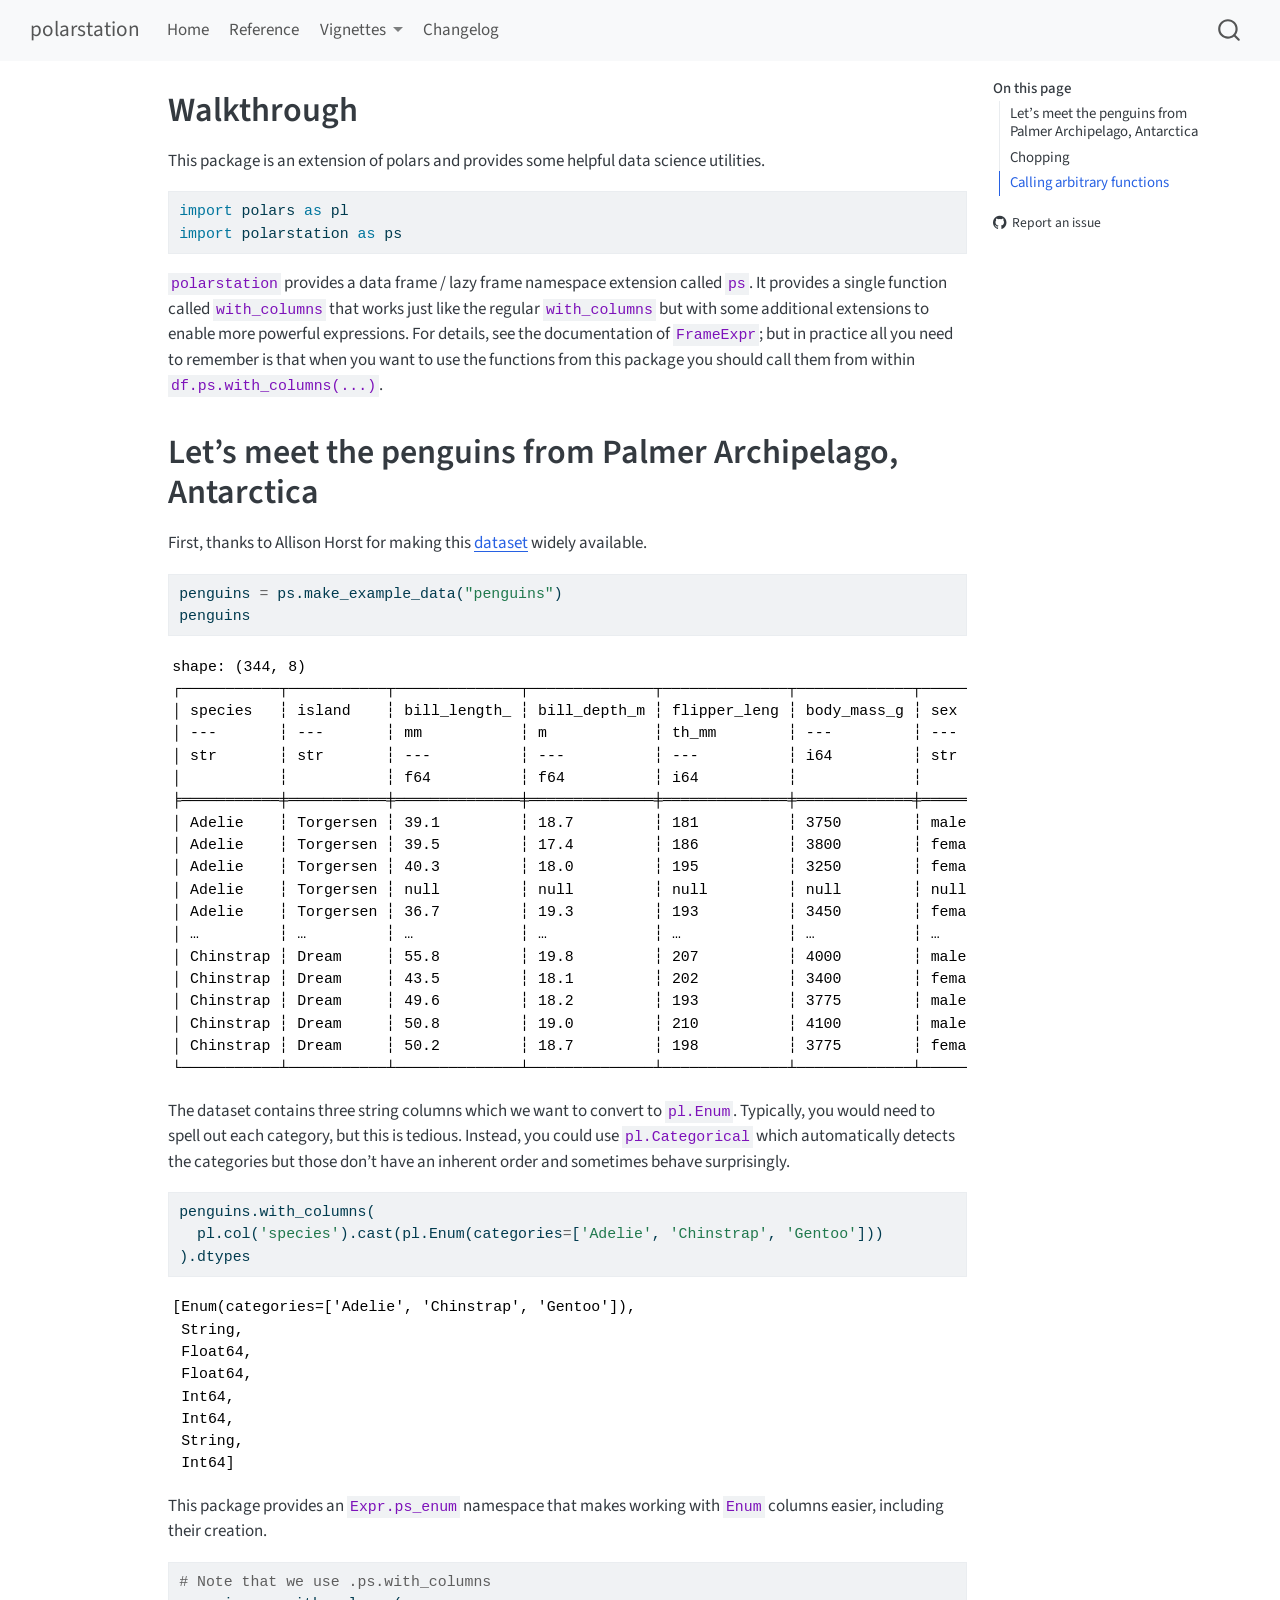
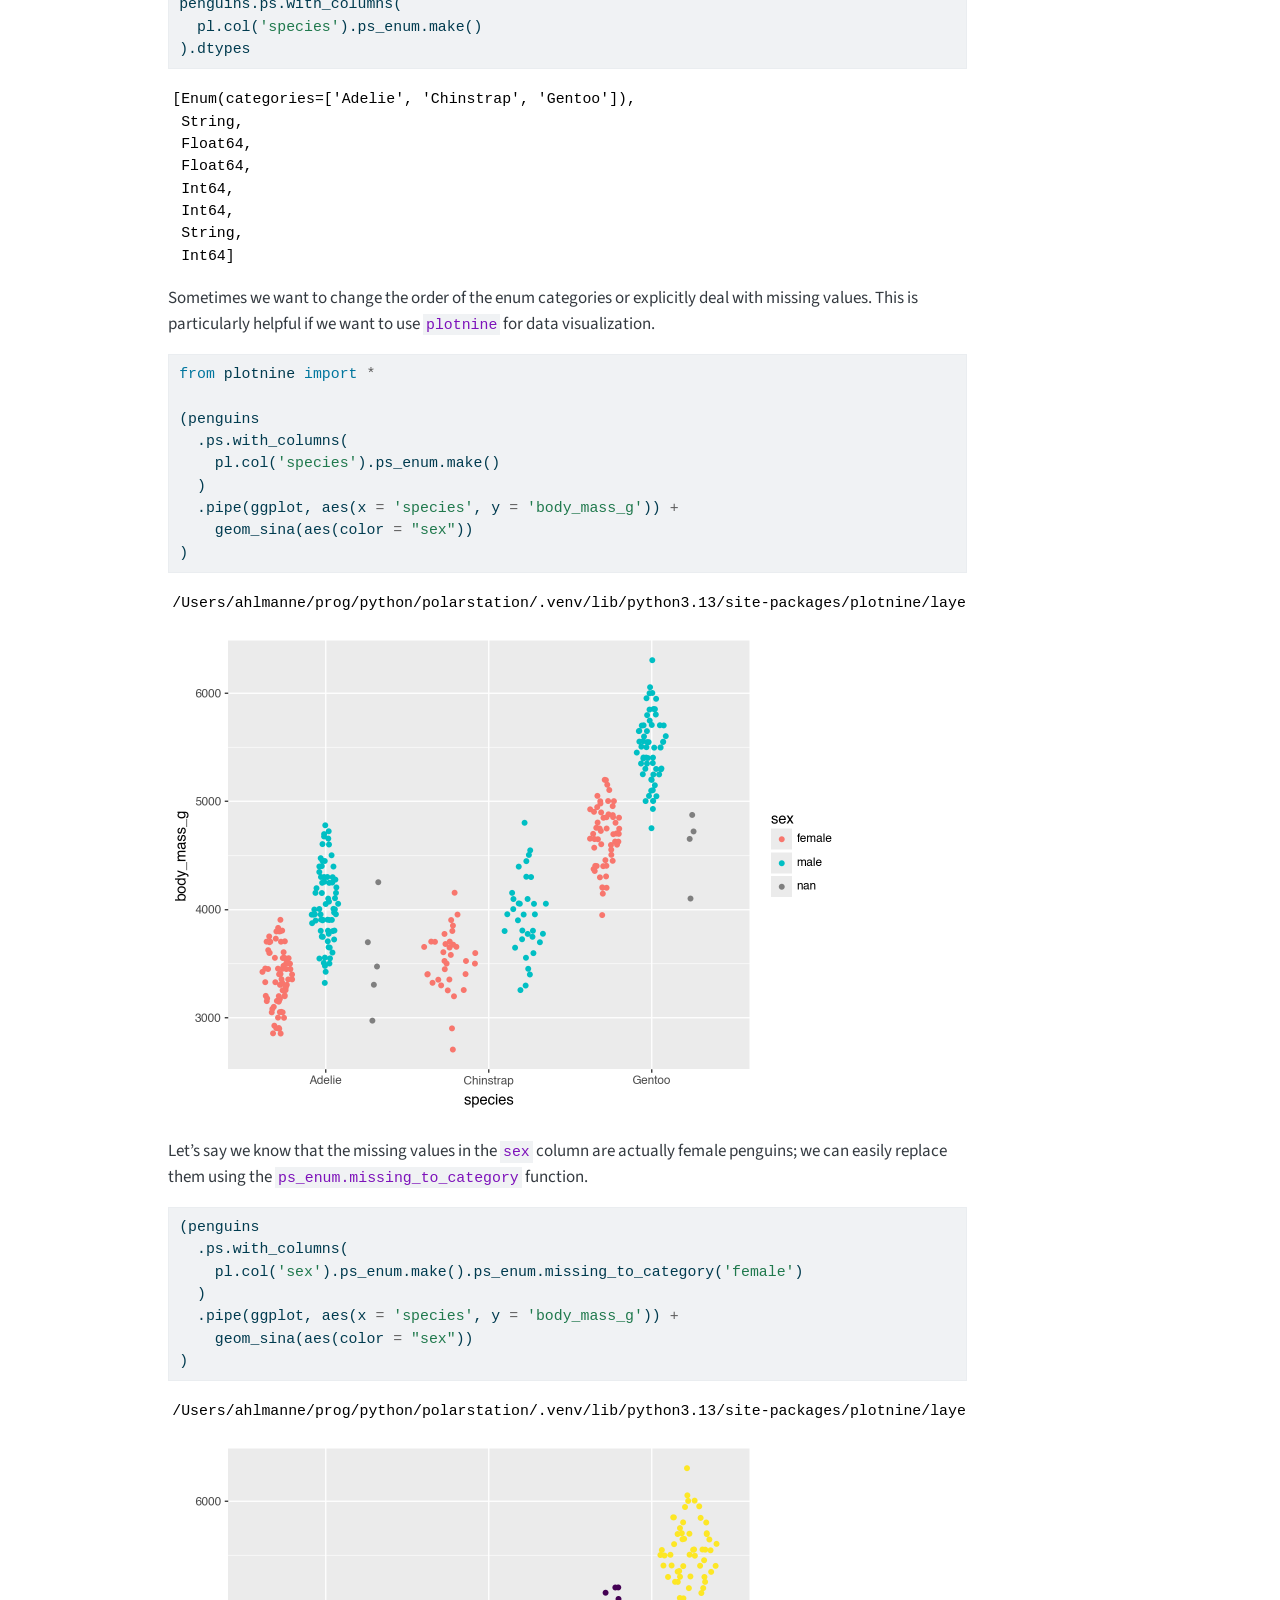
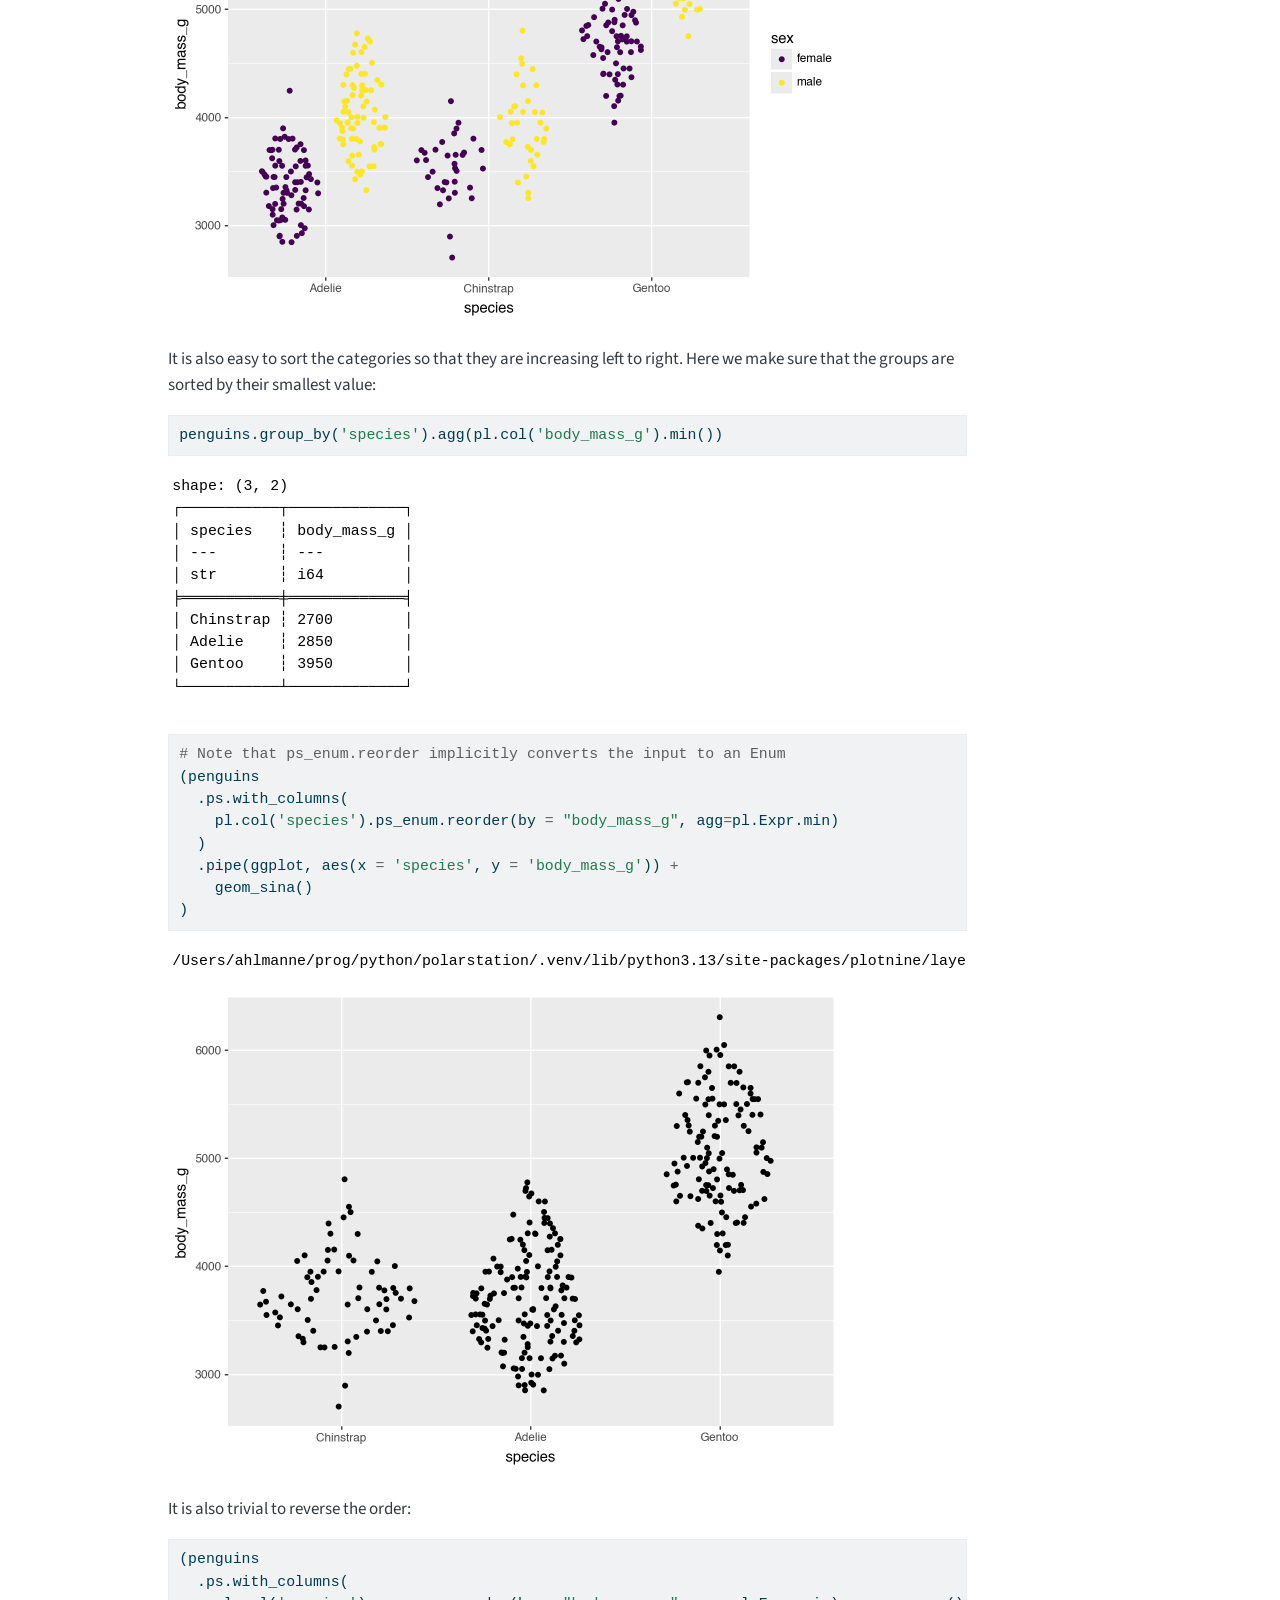
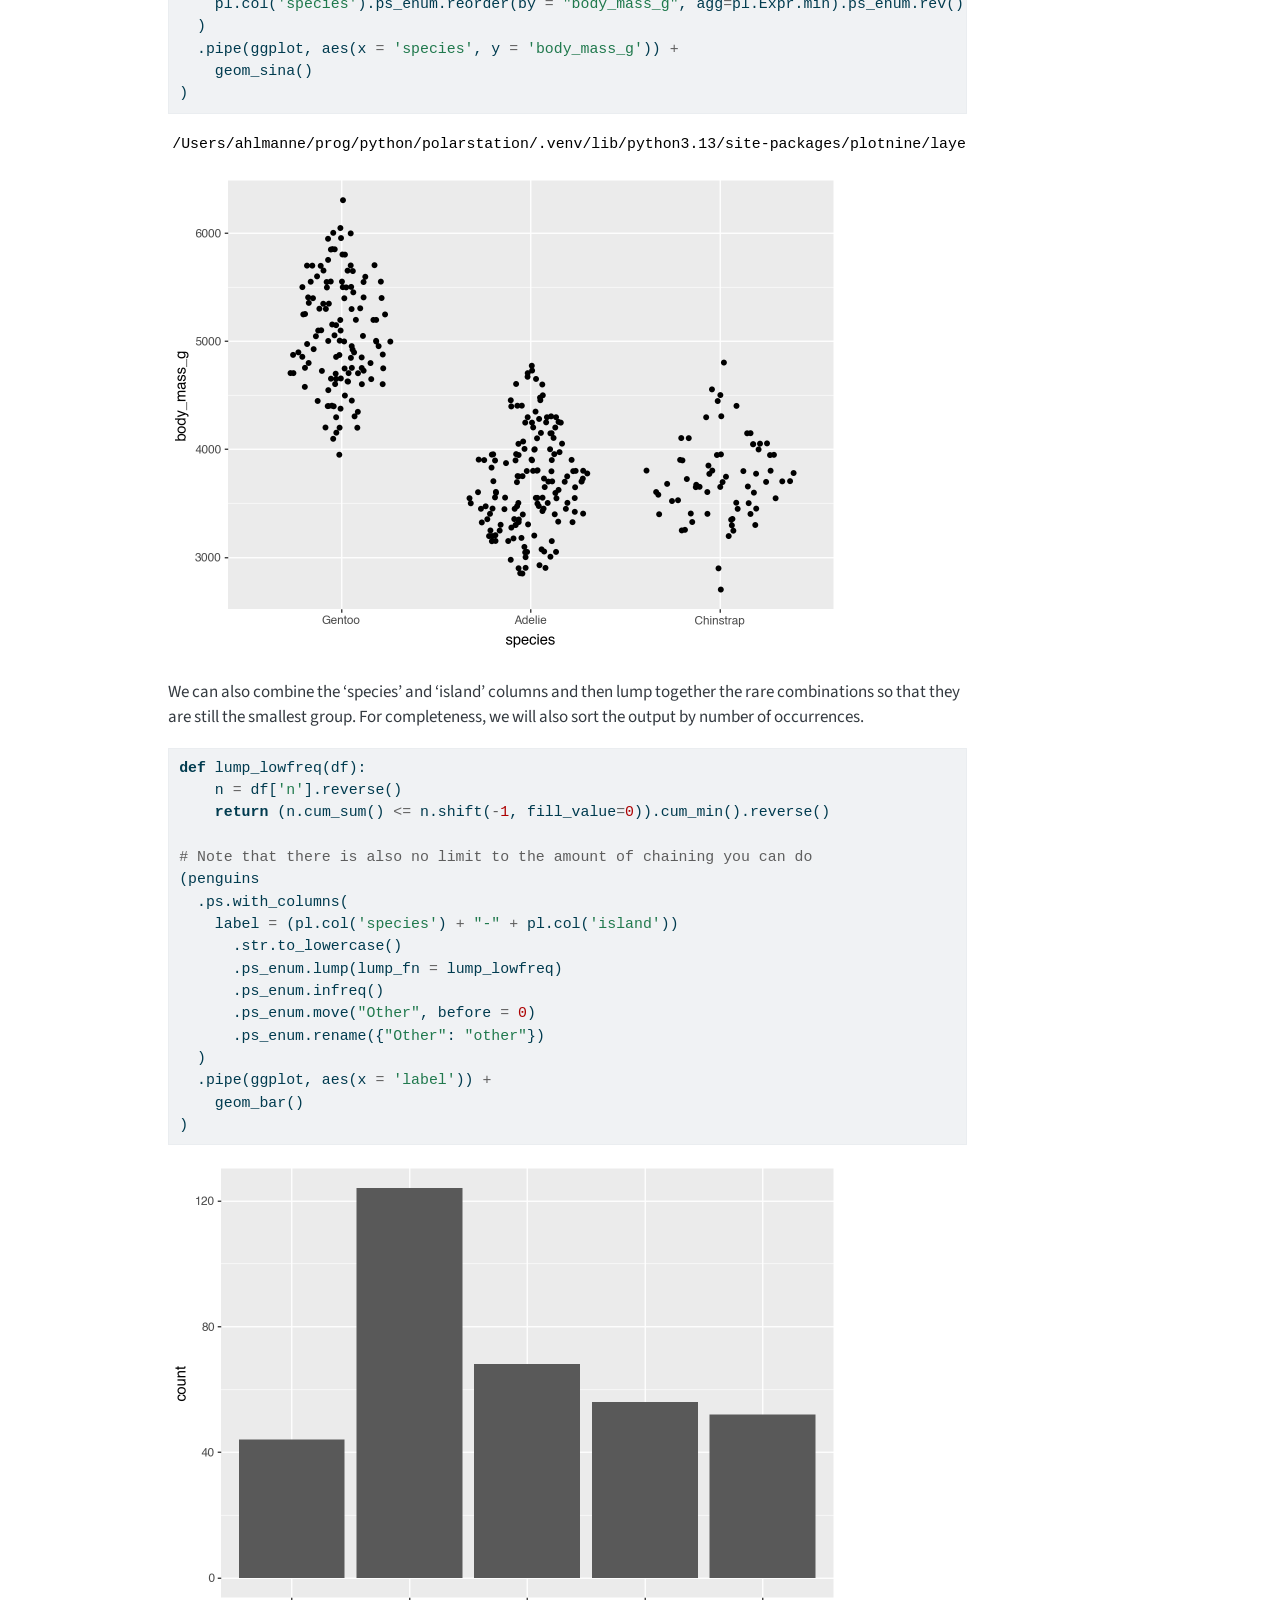
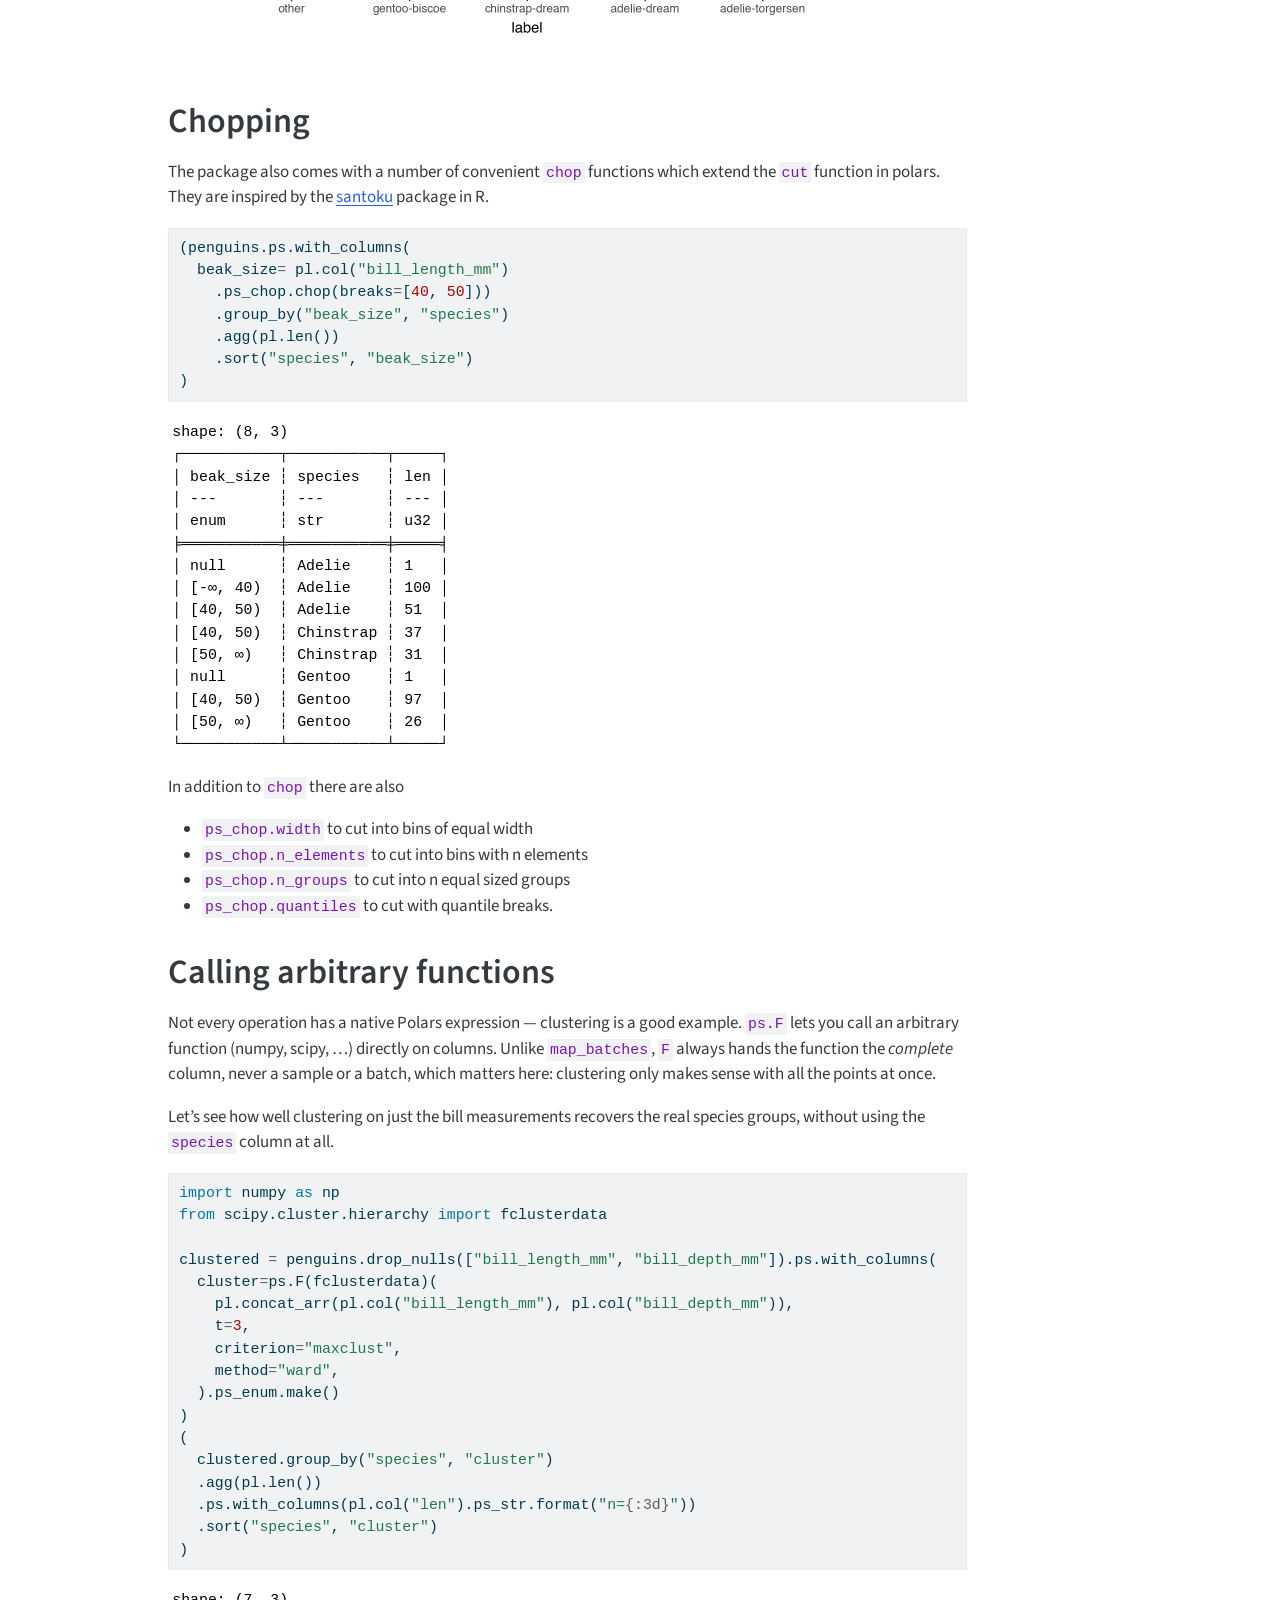
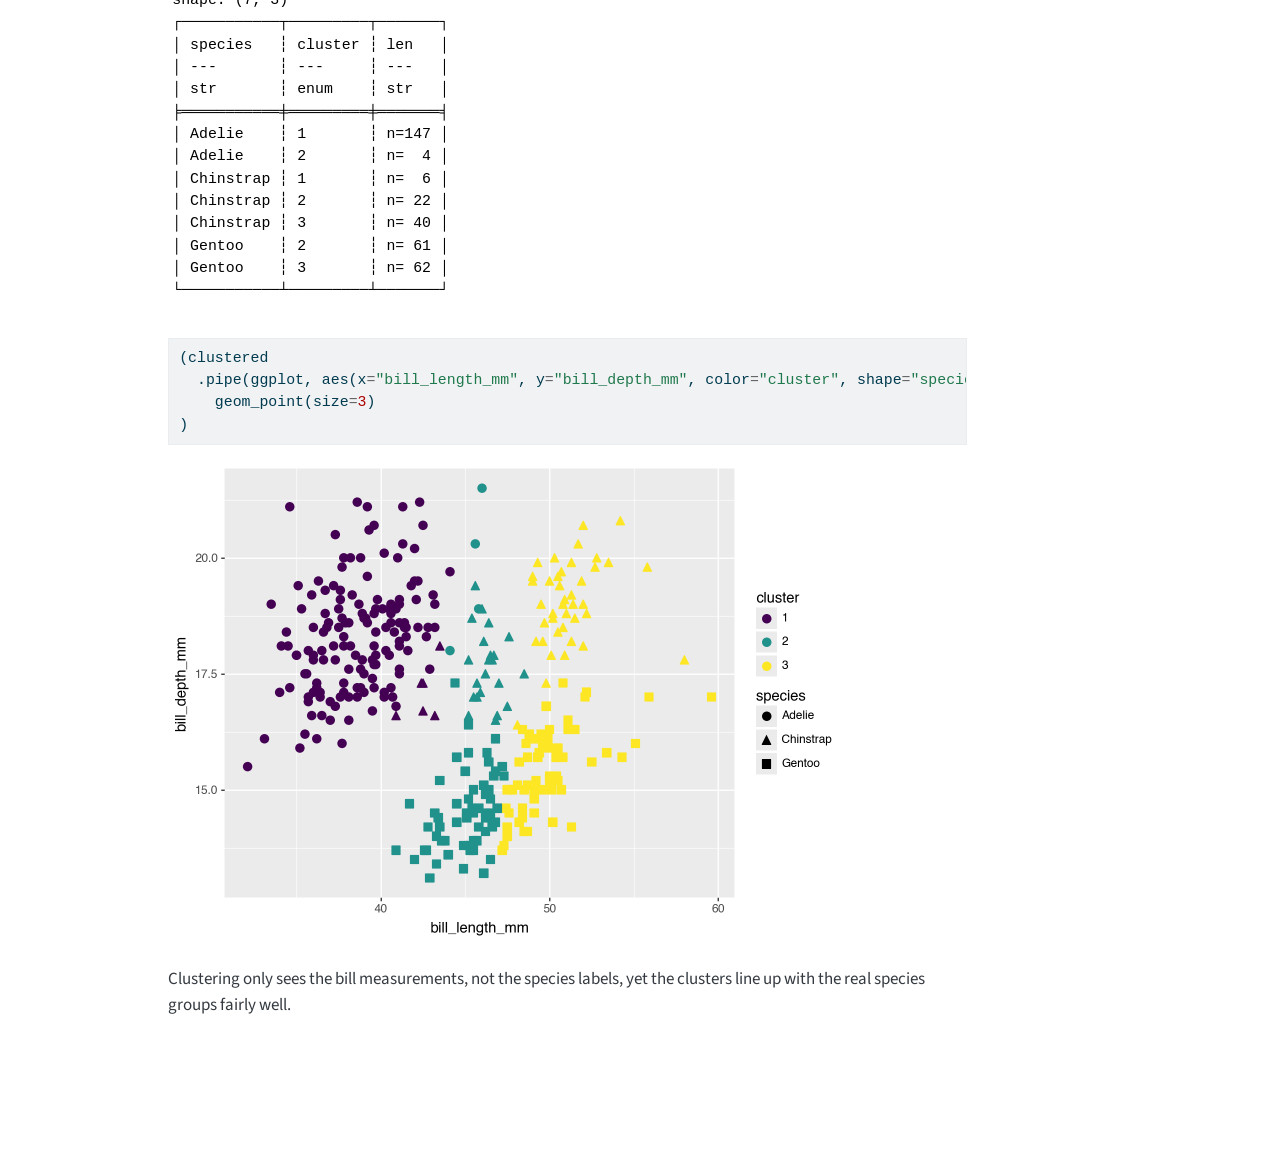
<file: notebooks/walkthrough.html>
<!DOCTYPE html>
<html xmlns="http://www.w3.org/1999/xhtml" lang="en" xml:lang="en"><head>

<meta charset="utf-8">
<meta name="generator" content="quarto-1.8.27">

<meta name="viewport" content="width=device-width, initial-scale=1.0, user-scalable=yes">


<title>Walkthrough – polarstation</title>
<style>
code{white-space: pre-wrap;}
span.smallcaps{font-variant: small-caps;}
div.columns{display: flex; gap: min(4vw, 1.5em);}
div.column{flex: auto; overflow-x: auto;}
div.hanging-indent{margin-left: 1.5em; text-indent: -1.5em;}
ul.task-list{list-style: none;}
ul.task-list li input[type="checkbox"] {
  width: 0.8em;
  margin: 0 0.8em 0.2em -1em; /* quarto-specific, see https://github.com/quarto-dev/quarto-cli/issues/4556 */ 
  vertical-align: middle;
}
/* CSS for syntax highlighting */
html { -webkit-text-size-adjust: 100%; }
pre > code.sourceCode { white-space: pre; position: relative; }
pre > code.sourceCode > span { display: inline-block; line-height: 1.25; }
pre > code.sourceCode > span:empty { height: 1.2em; }
.sourceCode { overflow: visible; }
code.sourceCode > span { color: inherit; text-decoration: inherit; }
div.sourceCode { margin: 1em 0; }
pre.sourceCode { margin: 0; }
@media screen {
div.sourceCode { overflow: auto; }
}
@media print {
pre > code.sourceCode { white-space: pre-wrap; }
pre > code.sourceCode > span { text-indent: -5em; padding-left: 5em; }
}
pre.numberSource code
  { counter-reset: source-line 0; }
pre.numberSource code > span
  { position: relative; left: -4em; counter-increment: source-line; }
pre.numberSource code > span > a:first-child::before
  { content: counter(source-line);
    position: relative; left: -1em; text-align: right; vertical-align: baseline;
    border: none; display: inline-block;
    -webkit-touch-callout: none; -webkit-user-select: none;
    -khtml-user-select: none; -moz-user-select: none;
    -ms-user-select: none; user-select: none;
    padding: 0 4px; width: 4em;
  }
pre.numberSource { margin-left: 3em;  padding-left: 4px; }
div.sourceCode
  {   }
@media screen {
pre > code.sourceCode > span > a:first-child::before { text-decoration: underline; }
}
</style>


<script src="../site_libs/quarto-nav/quarto-nav.js"></script>
<script src="../site_libs/quarto-nav/headroom.min.js"></script>
<script src="../site_libs/clipboard/clipboard.min.js"></script>
<script src="../site_libs/quarto-search/autocomplete.umd.js"></script>
<script src="../site_libs/quarto-search/fuse.min.js"></script>
<script src="../site_libs/quarto-search/quarto-search.js"></script>
<meta name="quarto:offset" content="../">
<script src="../site_libs/quarto-html/quarto.js" type="module"></script>
<script src="../site_libs/quarto-html/tabsets/tabsets.js" type="module"></script>
<script src="../site_libs/quarto-html/axe/axe-check.js" type="module"></script>
<script src="../site_libs/quarto-html/popper.min.js"></script>
<script src="../site_libs/quarto-html/tippy.umd.min.js"></script>
<script src="../site_libs/quarto-html/anchor.min.js"></script>
<link href="../site_libs/quarto-html/tippy.css" rel="stylesheet">
<link href="../site_libs/quarto-html/quarto-syntax-highlighting-ed96de9b727972fe78a7b5d16c58bf87.css" rel="stylesheet" id="quarto-text-highlighting-styles">
<script src="../site_libs/bootstrap/bootstrap.min.js"></script>
<link href="../site_libs/bootstrap/bootstrap-icons.css" rel="stylesheet">
<link href="../site_libs/bootstrap/bootstrap-5b4ad623e5705c0698d39aec6f10cf02.min.css" rel="stylesheet" append-hash="true" id="quarto-bootstrap" data-mode="light">
<script id="quarto-search-options" type="application/json">{
  "location": "navbar",
  "copy-button": false,
  "collapse-after": 3,
  "panel-placement": "end",
  "type": "overlay",
  "limit": 50,
  "keyboard-shortcut": [
    "f",
    "/",
    "s"
  ],
  "show-item-context": false,
  "language": {
    "search-no-results-text": "No results",
    "search-matching-documents-text": "matching documents",
    "search-copy-link-title": "Copy link to search",
    "search-hide-matches-text": "Hide additional matches",
    "search-more-match-text": "more match in this document",
    "search-more-matches-text": "more matches in this document",
    "search-clear-button-title": "Clear",
    "search-text-placeholder": "",
    "search-detached-cancel-button-title": "Cancel",
    "search-submit-button-title": "Submit",
    "search-label": "Search"
  }
}</script>


<link rel="stylesheet" href="../styles.css">
</head>

<body class="nav-fixed quarto-light">

<div id="quarto-search-results"></div>
  <header id="quarto-header" class="headroom fixed-top">
    <nav class="navbar navbar-expand-lg " data-bs-theme="dark">
      <div class="navbar-container container-fluid">
      <div class="navbar-brand-container mx-auto">
    <a class="navbar-brand" href="../index.html">
    <span class="navbar-title">polarstation</span>
    </a>
  </div>
            <div id="quarto-search" class="" title="Search"></div>
          <button class="navbar-toggler" type="button" data-bs-toggle="collapse" data-bs-target="#navbarCollapse" aria-controls="navbarCollapse" role="menu" aria-expanded="false" aria-label="Toggle navigation" onclick="if (window.quartoToggleHeadroom) { window.quartoToggleHeadroom(); }">
  <span class="navbar-toggler-icon"></span>
</button>
          <div class="collapse navbar-collapse" id="navbarCollapse">
            <ul class="navbar-nav navbar-nav-scroll me-auto">
  <li class="nav-item">
    <a class="nav-link" href="../index.html"> 
<span class="menu-text">Home</span></a>
  </li>  
  <li class="nav-item">
    <a class="nav-link" href="../reference/index.html"> 
<span class="menu-text">Reference</span></a>
  </li>  
  <li class="nav-item dropdown ">
    <a class="nav-link dropdown-toggle" href="#" id="nav-menu-vignettes" role="link" data-bs-toggle="dropdown" aria-expanded="false">
 <span class="menu-text">Vignettes</span>
    </a>
    <ul class="dropdown-menu" aria-labelledby="nav-menu-vignettes">    
        <li>
    <a class="dropdown-item" href="../notebooks/walkthrough.html">
 <span class="dropdown-text">Walkthrough of the package</span></a>
  </li>  
        <li>
    <a class="dropdown-item" href="../notebooks/chop_labels.html">
 <span class="dropdown-text">Details on chopping functions</span></a>
  </li>  
    </ul>
  </li>
  <li class="nav-item">
    <a class="nav-link" href="../news.html"> 
<span class="menu-text">Changelog</span></a>
  </li>  
</ul>
          </div> <!-- /navcollapse -->
            <div class="quarto-navbar-tools">
</div>
      </div> <!-- /container-fluid -->
    </nav>
</header>
<!-- content -->
<div id="quarto-content" class="quarto-container page-columns page-rows-contents page-layout-article page-navbar">
<!-- sidebar -->
<!-- margin-sidebar -->
    <div id="quarto-margin-sidebar" class="sidebar margin-sidebar">
        <nav id="TOC" role="doc-toc" class="toc-active">
    <h2 id="toc-title">On this page</h2>
   
  <ul>
  <li><a href="#lets-meet-the-penguins-from-palmer-archipelago-antarctica" id="toc-lets-meet-the-penguins-from-palmer-archipelago-antarctica" class="nav-link active" data-scroll-target="#lets-meet-the-penguins-from-palmer-archipelago-antarctica">Let’s meet the penguins from Palmer Archipelago, Antarctica</a></li>
  <li><a href="#chopping" id="toc-chopping" class="nav-link" data-scroll-target="#chopping">Chopping</a></li>
  <li><a href="#calling-arbitrary-functions" id="toc-calling-arbitrary-functions" class="nav-link" data-scroll-target="#calling-arbitrary-functions">Calling arbitrary functions</a></li>
  </ul>
<div class="toc-actions"><ul><li><a href="https://github.com/const-ae/polarstation/issues/new" class="toc-action"><i class="bi bi-github"></i>Report an issue</a></li></ul></div></nav>
    </div>
<!-- main -->
<main class="content" id="quarto-document-content">

<header id="title-block-header" class="quarto-title-block default">
<div class="quarto-title">
<h1 class="title">Walkthrough</h1>
</div>



<div class="quarto-title-meta">

    
  
    
  </div>
  


</header>


<p>This package is an extension of polars and provides some helpful data science utilities.</p>
<div id="3581c092" class="cell" data-execution_count="1">
<div class="code-copy-outer-scaffold"><div class="sourceCode cell-code" id="cb1"><pre class="sourceCode python code-with-copy"><code class="sourceCode python"><span id="cb1-1"><a href="#cb1-1" aria-hidden="true" tabindex="-1"></a><span class="im">import</span> polars <span class="im">as</span> pl</span>
<span id="cb1-2"><a href="#cb1-2" aria-hidden="true" tabindex="-1"></a><span class="im">import</span> polarstation <span class="im">as</span> ps</span></code></pre></div><button title="Copy to Clipboard" class="code-copy-button"><i class="bi"></i></button></div>
</div>
<p><code>polarstation</code> provides a data frame / lazy frame namespace extension called <code>ps</code>. It provides a single function called <code>with_columns</code> that works just like the regular <code>with_columns</code> but with some additional extensions to enable more powerful expressions. For details, see the documentation of <code>FrameExpr</code>; but in practice all you need to remember is that when you want to use the functions from this package you should call them from within <code>df.ps.with_columns(...)</code>.</p>
<section id="lets-meet-the-penguins-from-palmer-archipelago-antarctica" class="level1">
<h1>Let’s meet the penguins from Palmer Archipelago, Antarctica</h1>
<p>First, thanks to Allison Horst for making this <a href="https://allisonhorst.github.io/palmerpenguins/index.html">dataset</a> widely available.</p>
<div id="6fce21cb" class="cell" data-execution_count="3">
<div class="code-copy-outer-scaffold"><div class="sourceCode cell-code" id="cb2"><pre class="sourceCode python code-with-copy"><code class="sourceCode python"><span id="cb2-1"><a href="#cb2-1" aria-hidden="true" tabindex="-1"></a>penguins <span class="op">=</span> ps.make_example_data(<span class="st">"penguins"</span>)</span>
<span id="cb2-2"><a href="#cb2-2" aria-hidden="true" tabindex="-1"></a>penguins</span></code></pre></div><button title="Copy to Clipboard" class="code-copy-button"><i class="bi"></i></button></div>
<div class="cell-output cell-output-display" data-execution_count="3">
<pre><code>shape: (344, 8)
┌───────────┬───────────┬──────────────┬──────────────┬──────────────┬─────────────┬────────┬──────┐
│ species   ┆ island    ┆ bill_length_ ┆ bill_depth_m ┆ flipper_leng ┆ body_mass_g ┆ sex    ┆ year │
│ ---       ┆ ---       ┆ mm           ┆ m            ┆ th_mm        ┆ ---         ┆ ---    ┆ ---  │
│ str       ┆ str       ┆ ---          ┆ ---          ┆ ---          ┆ i64         ┆ str    ┆ i64  │
│           ┆           ┆ f64          ┆ f64          ┆ i64          ┆             ┆        ┆      │
╞═══════════╪═══════════╪══════════════╪══════════════╪══════════════╪═════════════╪════════╪══════╡
│ Adelie    ┆ Torgersen ┆ 39.1         ┆ 18.7         ┆ 181          ┆ 3750        ┆ male   ┆ 2007 │
│ Adelie    ┆ Torgersen ┆ 39.5         ┆ 17.4         ┆ 186          ┆ 3800        ┆ female ┆ 2007 │
│ Adelie    ┆ Torgersen ┆ 40.3         ┆ 18.0         ┆ 195          ┆ 3250        ┆ female ┆ 2007 │
│ Adelie    ┆ Torgersen ┆ null         ┆ null         ┆ null         ┆ null        ┆ null   ┆ 2007 │
│ Adelie    ┆ Torgersen ┆ 36.7         ┆ 19.3         ┆ 193          ┆ 3450        ┆ female ┆ 2007 │
│ …         ┆ …         ┆ …            ┆ …            ┆ …            ┆ …           ┆ …      ┆ …    │
│ Chinstrap ┆ Dream     ┆ 55.8         ┆ 19.8         ┆ 207          ┆ 4000        ┆ male   ┆ 2009 │
│ Chinstrap ┆ Dream     ┆ 43.5         ┆ 18.1         ┆ 202          ┆ 3400        ┆ female ┆ 2009 │
│ Chinstrap ┆ Dream     ┆ 49.6         ┆ 18.2         ┆ 193          ┆ 3775        ┆ male   ┆ 2009 │
│ Chinstrap ┆ Dream     ┆ 50.8         ┆ 19.0         ┆ 210          ┆ 4100        ┆ male   ┆ 2009 │
│ Chinstrap ┆ Dream     ┆ 50.2         ┆ 18.7         ┆ 198          ┆ 3775        ┆ female ┆ 2009 │
└───────────┴───────────┴──────────────┴──────────────┴──────────────┴─────────────┴────────┴──────┘</code></pre>
</div>
</div>
<p>The dataset contains three string columns which we want to convert to <code>pl.Enum</code>. Typically, you would need to spell out each category, but this is tedious. Instead, you could use <code>pl.Categorical</code> which automatically detects the categories but those don’t have an inherent order and sometimes behave surprisingly.</p>
<div id="6b978388" class="cell" data-execution_count="4">
<div class="code-copy-outer-scaffold"><div class="sourceCode cell-code" id="cb4"><pre class="sourceCode python code-with-copy"><code class="sourceCode python"><span id="cb4-1"><a href="#cb4-1" aria-hidden="true" tabindex="-1"></a>penguins.with_columns(</span>
<span id="cb4-2"><a href="#cb4-2" aria-hidden="true" tabindex="-1"></a>  pl.col(<span class="st">'species'</span>).cast(pl.Enum(categories<span class="op">=</span>[<span class="st">'Adelie'</span>, <span class="st">'Chinstrap'</span>, <span class="st">'Gentoo'</span>]))</span>
<span id="cb4-3"><a href="#cb4-3" aria-hidden="true" tabindex="-1"></a>).dtypes</span></code></pre></div><button title="Copy to Clipboard" class="code-copy-button"><i class="bi"></i></button></div>
<div class="cell-output cell-output-display" data-execution_count="4">
<pre><code>[Enum(categories=['Adelie', 'Chinstrap', 'Gentoo']),
 String,
 Float64,
 Float64,
 Int64,
 Int64,
 String,
 Int64]</code></pre>
</div>
</div>
<p>This package provides an <code>Expr.ps_enum</code> namespace that makes working with <code>Enum</code> columns easier, including their creation.</p>
<div id="e20b2776" class="cell" data-execution_count="5">
<div class="code-copy-outer-scaffold"><div class="sourceCode cell-code" id="cb6"><pre class="sourceCode python code-with-copy"><code class="sourceCode python"><span id="cb6-1"><a href="#cb6-1" aria-hidden="true" tabindex="-1"></a><span class="co"># Note that we use .ps.with_columns</span></span>
<span id="cb6-2"><a href="#cb6-2" aria-hidden="true" tabindex="-1"></a>penguins.ps.with_columns(</span>
<span id="cb6-3"><a href="#cb6-3" aria-hidden="true" tabindex="-1"></a>  pl.col(<span class="st">'species'</span>).ps_enum.make()</span>
<span id="cb6-4"><a href="#cb6-4" aria-hidden="true" tabindex="-1"></a>).dtypes</span></code></pre></div><button title="Copy to Clipboard" class="code-copy-button"><i class="bi"></i></button></div>
<div class="cell-output cell-output-display" data-execution_count="5">
<pre><code>[Enum(categories=['Adelie', 'Chinstrap', 'Gentoo']),
 String,
 Float64,
 Float64,
 Int64,
 Int64,
 String,
 Int64]</code></pre>
</div>
</div>
<p>Sometimes we want to change the order of the enum categories or explicitly deal with missing values. This is particularly helpful if we want to use <code>plotnine</code> for data visualization.</p>
<div id="15f960c7" class="cell" data-execution_count="6">
<div class="code-copy-outer-scaffold"><div class="sourceCode cell-code" id="cb8"><pre class="sourceCode python code-with-copy"><code class="sourceCode python"><span id="cb8-1"><a href="#cb8-1" aria-hidden="true" tabindex="-1"></a><span class="im">from</span> plotnine <span class="im">import</span> <span class="op">*</span></span>
<span id="cb8-2"><a href="#cb8-2" aria-hidden="true" tabindex="-1"></a></span>
<span id="cb8-3"><a href="#cb8-3" aria-hidden="true" tabindex="-1"></a>(penguins</span>
<span id="cb8-4"><a href="#cb8-4" aria-hidden="true" tabindex="-1"></a>  .ps.with_columns(</span>
<span id="cb8-5"><a href="#cb8-5" aria-hidden="true" tabindex="-1"></a>    pl.col(<span class="st">'species'</span>).ps_enum.make()</span>
<span id="cb8-6"><a href="#cb8-6" aria-hidden="true" tabindex="-1"></a>  )</span>
<span id="cb8-7"><a href="#cb8-7" aria-hidden="true" tabindex="-1"></a>  .pipe(ggplot, aes(x <span class="op">=</span> <span class="st">'species'</span>, y <span class="op">=</span> <span class="st">'body_mass_g'</span>)) <span class="op">+</span></span>
<span id="cb8-8"><a href="#cb8-8" aria-hidden="true" tabindex="-1"></a>    geom_sina(aes(color <span class="op">=</span> <span class="st">"sex"</span>))</span>
<span id="cb8-9"><a href="#cb8-9" aria-hidden="true" tabindex="-1"></a>)</span></code></pre></div><button title="Copy to Clipboard" class="code-copy-button"><i class="bi"></i></button></div>
<div class="cell-output cell-output-stderr">
<pre><code>/Users/ahlmanne/prog/python/polarstation/.venv/lib/python3.13/site-packages/plotnine/layer.py:293: PlotnineWarning: stat_sina : Removed 2 rows containing non-finite values.</code></pre>
</div>
<div class="cell-output cell-output-display" data-execution_count="6">
<div>
<figure class="figure">
<p><img src="walkthrough_files/figure-html/cell-7-output-2.png" width="672" height="480" class="figure-img"></p>
</figure>
</div>
</div>
</div>
<p>Let’s say we know that the missing values in the <code>sex</code> column are actually female penguins; we can easily replace them using the <code>ps_enum.missing_to_category</code> function.</p>
<div id="6085633b" class="cell" data-execution_count="7">
<div class="code-copy-outer-scaffold"><div class="sourceCode cell-code" id="cb10"><pre class="sourceCode python code-with-copy"><code class="sourceCode python"><span id="cb10-1"><a href="#cb10-1" aria-hidden="true" tabindex="-1"></a>(penguins</span>
<span id="cb10-2"><a href="#cb10-2" aria-hidden="true" tabindex="-1"></a>  .ps.with_columns(</span>
<span id="cb10-3"><a href="#cb10-3" aria-hidden="true" tabindex="-1"></a>    pl.col(<span class="st">'sex'</span>).ps_enum.make().ps_enum.missing_to_category(<span class="st">'female'</span>)</span>
<span id="cb10-4"><a href="#cb10-4" aria-hidden="true" tabindex="-1"></a>  )</span>
<span id="cb10-5"><a href="#cb10-5" aria-hidden="true" tabindex="-1"></a>  .pipe(ggplot, aes(x <span class="op">=</span> <span class="st">'species'</span>, y <span class="op">=</span> <span class="st">'body_mass_g'</span>)) <span class="op">+</span></span>
<span id="cb10-6"><a href="#cb10-6" aria-hidden="true" tabindex="-1"></a>    geom_sina(aes(color <span class="op">=</span> <span class="st">"sex"</span>))</span>
<span id="cb10-7"><a href="#cb10-7" aria-hidden="true" tabindex="-1"></a>)</span></code></pre></div><button title="Copy to Clipboard" class="code-copy-button"><i class="bi"></i></button></div>
<div class="cell-output cell-output-stderr">
<pre><code>/Users/ahlmanne/prog/python/polarstation/.venv/lib/python3.13/site-packages/plotnine/layer.py:293: PlotnineWarning: stat_sina : Removed 2 rows containing non-finite values.</code></pre>
</div>
<div class="cell-output cell-output-display" data-execution_count="7">
<div>
<figure class="figure">
<p><img src="walkthrough_files/figure-html/cell-8-output-2.png" width="672" height="480" class="figure-img"></p>
</figure>
</div>
</div>
</div>
<p>It is also easy to sort the categories so that they are increasing left to right. Here we make sure that the groups are sorted by their smallest value:</p>
<div id="b1d8f775" class="cell" data-execution_count="8">
<div class="code-copy-outer-scaffold"><div class="sourceCode cell-code" id="cb12"><pre class="sourceCode python code-with-copy"><code class="sourceCode python"><span id="cb12-1"><a href="#cb12-1" aria-hidden="true" tabindex="-1"></a>penguins.group_by(<span class="st">'species'</span>).agg(pl.col(<span class="st">'body_mass_g'</span>).<span class="bu">min</span>())</span></code></pre></div><button title="Copy to Clipboard" class="code-copy-button"><i class="bi"></i></button></div>
<div class="cell-output cell-output-display" data-execution_count="8">
<pre><code>shape: (3, 2)
┌───────────┬─────────────┐
│ species   ┆ body_mass_g │
│ ---       ┆ ---         │
│ str       ┆ i64         │
╞═══════════╪═════════════╡
│ Chinstrap ┆ 2700        │
│ Adelie    ┆ 2850        │
│ Gentoo    ┆ 3950        │
└───────────┴─────────────┘</code></pre>
</div>
</div>
<div id="eaa0d109" class="cell" data-execution_count="9">
<div class="code-copy-outer-scaffold"><div class="sourceCode cell-code" id="cb14"><pre class="sourceCode python code-with-copy"><code class="sourceCode python"><span id="cb14-1"><a href="#cb14-1" aria-hidden="true" tabindex="-1"></a><span class="co"># Note that ps_enum.reorder implicitly converts the input to an Enum</span></span>
<span id="cb14-2"><a href="#cb14-2" aria-hidden="true" tabindex="-1"></a>(penguins</span>
<span id="cb14-3"><a href="#cb14-3" aria-hidden="true" tabindex="-1"></a>  .ps.with_columns(</span>
<span id="cb14-4"><a href="#cb14-4" aria-hidden="true" tabindex="-1"></a>    pl.col(<span class="st">'species'</span>).ps_enum.reorder(by <span class="op">=</span> <span class="st">"body_mass_g"</span>, agg<span class="op">=</span>pl.Expr.<span class="bu">min</span>)</span>
<span id="cb14-5"><a href="#cb14-5" aria-hidden="true" tabindex="-1"></a>  )</span>
<span id="cb14-6"><a href="#cb14-6" aria-hidden="true" tabindex="-1"></a>  .pipe(ggplot, aes(x <span class="op">=</span> <span class="st">'species'</span>, y <span class="op">=</span> <span class="st">'body_mass_g'</span>)) <span class="op">+</span></span>
<span id="cb14-7"><a href="#cb14-7" aria-hidden="true" tabindex="-1"></a>    geom_sina()</span>
<span id="cb14-8"><a href="#cb14-8" aria-hidden="true" tabindex="-1"></a>)</span></code></pre></div><button title="Copy to Clipboard" class="code-copy-button"><i class="bi"></i></button></div>
<div class="cell-output cell-output-stderr">
<pre><code>/Users/ahlmanne/prog/python/polarstation/.venv/lib/python3.13/site-packages/plotnine/layer.py:293: PlotnineWarning: stat_sina : Removed 2 rows containing non-finite values.</code></pre>
</div>
<div class="cell-output cell-output-display" data-execution_count="9">
<div>
<figure class="figure">
<p><img src="walkthrough_files/figure-html/cell-10-output-2.png" width="672" height="480" class="figure-img"></p>
</figure>
</div>
</div>
</div>
<p>It is also trivial to reverse the order:</p>
<div id="26a74fc5" class="cell" data-execution_count="10">
<div class="code-copy-outer-scaffold"><div class="sourceCode cell-code" id="cb16"><pre class="sourceCode python code-with-copy"><code class="sourceCode python"><span id="cb16-1"><a href="#cb16-1" aria-hidden="true" tabindex="-1"></a>(penguins</span>
<span id="cb16-2"><a href="#cb16-2" aria-hidden="true" tabindex="-1"></a>  .ps.with_columns(</span>
<span id="cb16-3"><a href="#cb16-3" aria-hidden="true" tabindex="-1"></a>    pl.col(<span class="st">'species'</span>).ps_enum.reorder(by <span class="op">=</span> <span class="st">"body_mass_g"</span>, agg<span class="op">=</span>pl.Expr.<span class="bu">min</span>).ps_enum.rev()</span>
<span id="cb16-4"><a href="#cb16-4" aria-hidden="true" tabindex="-1"></a>  )</span>
<span id="cb16-5"><a href="#cb16-5" aria-hidden="true" tabindex="-1"></a>  .pipe(ggplot, aes(x <span class="op">=</span> <span class="st">'species'</span>, y <span class="op">=</span> <span class="st">'body_mass_g'</span>)) <span class="op">+</span></span>
<span id="cb16-6"><a href="#cb16-6" aria-hidden="true" tabindex="-1"></a>    geom_sina()</span>
<span id="cb16-7"><a href="#cb16-7" aria-hidden="true" tabindex="-1"></a>)</span></code></pre></div><button title="Copy to Clipboard" class="code-copy-button"><i class="bi"></i></button></div>
<div class="cell-output cell-output-stderr">
<pre><code>/Users/ahlmanne/prog/python/polarstation/.venv/lib/python3.13/site-packages/plotnine/layer.py:293: PlotnineWarning: stat_sina : Removed 2 rows containing non-finite values.</code></pre>
</div>
<div class="cell-output cell-output-display" data-execution_count="10">
<div>
<figure class="figure">
<p><img src="walkthrough_files/figure-html/cell-11-output-2.png" width="672" height="480" class="figure-img"></p>
</figure>
</div>
</div>
</div>
<p>We can also combine the ‘species’ and ‘island’ columns and then lump together the rare combinations so that they are still the smallest group. For completeness, we will also sort the output by number of occurrences.</p>
<div id="3e156e92" class="cell" data-execution_count="11">
<div class="code-copy-outer-scaffold"><div class="sourceCode cell-code" id="cb18"><pre class="sourceCode python code-with-copy"><code class="sourceCode python"><span id="cb18-1"><a href="#cb18-1" aria-hidden="true" tabindex="-1"></a><span class="kw">def</span> lump_lowfreq(df):</span>
<span id="cb18-2"><a href="#cb18-2" aria-hidden="true" tabindex="-1"></a>    n <span class="op">=</span> df[<span class="st">'n'</span>].reverse()</span>
<span id="cb18-3"><a href="#cb18-3" aria-hidden="true" tabindex="-1"></a>    <span class="cf">return</span> (n.cum_sum() <span class="op">&lt;=</span> n.shift(<span class="op">-</span><span class="dv">1</span>, fill_value<span class="op">=</span><span class="dv">0</span>)).cum_min().reverse()</span>
<span id="cb18-4"><a href="#cb18-4" aria-hidden="true" tabindex="-1"></a></span>
<span id="cb18-5"><a href="#cb18-5" aria-hidden="true" tabindex="-1"></a><span class="co"># Note that there is also no limit to the amount of chaining you can do</span></span>
<span id="cb18-6"><a href="#cb18-6" aria-hidden="true" tabindex="-1"></a>(penguins</span>
<span id="cb18-7"><a href="#cb18-7" aria-hidden="true" tabindex="-1"></a>  .ps.with_columns(</span>
<span id="cb18-8"><a href="#cb18-8" aria-hidden="true" tabindex="-1"></a>    label <span class="op">=</span> (pl.col(<span class="st">'species'</span>) <span class="op">+</span> <span class="st">"-"</span> <span class="op">+</span> pl.col(<span class="st">'island'</span>))</span>
<span id="cb18-9"><a href="#cb18-9" aria-hidden="true" tabindex="-1"></a>      .<span class="bu">str</span>.to_lowercase()</span>
<span id="cb18-10"><a href="#cb18-10" aria-hidden="true" tabindex="-1"></a>      .ps_enum.lump(lump_fn <span class="op">=</span> lump_lowfreq)</span>
<span id="cb18-11"><a href="#cb18-11" aria-hidden="true" tabindex="-1"></a>      .ps_enum.infreq()</span>
<span id="cb18-12"><a href="#cb18-12" aria-hidden="true" tabindex="-1"></a>      .ps_enum.move(<span class="st">"Other"</span>, before <span class="op">=</span> <span class="dv">0</span>)</span>
<span id="cb18-13"><a href="#cb18-13" aria-hidden="true" tabindex="-1"></a>      .ps_enum.rename({<span class="st">"Other"</span>: <span class="st">"other"</span>})</span>
<span id="cb18-14"><a href="#cb18-14" aria-hidden="true" tabindex="-1"></a>  )</span>
<span id="cb18-15"><a href="#cb18-15" aria-hidden="true" tabindex="-1"></a>  .pipe(ggplot, aes(x <span class="op">=</span> <span class="st">'label'</span>)) <span class="op">+</span></span>
<span id="cb18-16"><a href="#cb18-16" aria-hidden="true" tabindex="-1"></a>    geom_bar()</span>
<span id="cb18-17"><a href="#cb18-17" aria-hidden="true" tabindex="-1"></a>)</span></code></pre></div><button title="Copy to Clipboard" class="code-copy-button"><i class="bi"></i></button></div>
<div class="cell-output cell-output-display" data-execution_count="11">
<div>
<figure class="figure">
<p><img src="walkthrough_files/figure-html/cell-12-output-1.png" width="672" height="480" class="figure-img"></p>
</figure>
</div>
</div>
</div>
</section>
<section id="chopping" class="level1">
<h1>Chopping</h1>
<p>The package also comes with a number of convenient <code>chop</code> functions which extend the <code>cut</code> function in polars. They are inspired by the <a href="https://hughjonesd.github.io/santoku/reference/index.html">santoku</a> package in R.</p>
<div id="b426abeb" class="cell" data-execution_count="12">
<div class="code-copy-outer-scaffold"><div class="sourceCode cell-code" id="cb19"><pre class="sourceCode python code-with-copy"><code class="sourceCode python"><span id="cb19-1"><a href="#cb19-1" aria-hidden="true" tabindex="-1"></a>(penguins.ps.with_columns(</span>
<span id="cb19-2"><a href="#cb19-2" aria-hidden="true" tabindex="-1"></a>  beak_size<span class="op">=</span> pl.col(<span class="st">"bill_length_mm"</span>)</span>
<span id="cb19-3"><a href="#cb19-3" aria-hidden="true" tabindex="-1"></a>    .ps_chop.chop(breaks<span class="op">=</span>[<span class="dv">40</span>, <span class="dv">50</span>]))</span>
<span id="cb19-4"><a href="#cb19-4" aria-hidden="true" tabindex="-1"></a>    .group_by(<span class="st">"beak_size"</span>, <span class="st">"species"</span>)</span>
<span id="cb19-5"><a href="#cb19-5" aria-hidden="true" tabindex="-1"></a>    .agg(pl.<span class="bu">len</span>())</span>
<span id="cb19-6"><a href="#cb19-6" aria-hidden="true" tabindex="-1"></a>    .sort(<span class="st">"species"</span>, <span class="st">"beak_size"</span>)</span>
<span id="cb19-7"><a href="#cb19-7" aria-hidden="true" tabindex="-1"></a>)</span></code></pre></div><button title="Copy to Clipboard" class="code-copy-button"><i class="bi"></i></button></div>
<div class="cell-output cell-output-display" data-execution_count="12">
<pre><code>shape: (8, 3)
┌───────────┬───────────┬─────┐
│ beak_size ┆ species   ┆ len │
│ ---       ┆ ---       ┆ --- │
│ enum      ┆ str       ┆ u32 │
╞═══════════╪═══════════╪═════╡
│ null      ┆ Adelie    ┆ 1   │
│ [-∞, 40)  ┆ Adelie    ┆ 100 │
│ [40, 50)  ┆ Adelie    ┆ 51  │
│ [40, 50)  ┆ Chinstrap ┆ 37  │
│ [50, ∞)   ┆ Chinstrap ┆ 31  │
│ null      ┆ Gentoo    ┆ 1   │
│ [40, 50)  ┆ Gentoo    ┆ 97  │
│ [50, ∞)   ┆ Gentoo    ┆ 26  │
└───────────┴───────────┴─────┘</code></pre>
</div>
</div>
<p>In addition to <code>chop</code> there are also</p>
<ul>
<li><code>ps_chop.width</code> to cut into bins of equal width</li>
<li><code>ps_chop.n_elements</code> to cut into bins with n elements</li>
<li><code>ps_chop.n_groups</code> to cut into n equal sized groups</li>
<li><code>ps_chop.quantiles</code> to cut with quantile breaks.</li>
</ul>
</section>
<section id="calling-arbitrary-functions" class="level1">
<h1>Calling arbitrary functions</h1>
<p>Not every operation has a native Polars expression — clustering is a good example. <code>ps.F</code> lets you call an arbitrary function (numpy, scipy, …) directly on columns. Unlike <code>map_batches</code>, <code>F</code> always hands the function the <em>complete</em> column, never a sample or a batch, which matters here: clustering only makes sense with all the points at once.</p>
<p>Let’s see how well clustering on just the bill measurements recovers the real species groups, without using the <code>species</code> column at all.</p>
<div id="170cb08d" class="cell" data-execution_count="13">
<div class="code-copy-outer-scaffold"><div class="sourceCode cell-code" id="cb21"><pre class="sourceCode python code-with-copy"><code class="sourceCode python"><span id="cb21-1"><a href="#cb21-1" aria-hidden="true" tabindex="-1"></a><span class="im">import</span> numpy <span class="im">as</span> np</span>
<span id="cb21-2"><a href="#cb21-2" aria-hidden="true" tabindex="-1"></a><span class="im">from</span> scipy.cluster.hierarchy <span class="im">import</span> fclusterdata</span>
<span id="cb21-3"><a href="#cb21-3" aria-hidden="true" tabindex="-1"></a></span>
<span id="cb21-4"><a href="#cb21-4" aria-hidden="true" tabindex="-1"></a>clustered <span class="op">=</span> penguins.drop_nulls([<span class="st">"bill_length_mm"</span>, <span class="st">"bill_depth_mm"</span>]).ps.with_columns(</span>
<span id="cb21-5"><a href="#cb21-5" aria-hidden="true" tabindex="-1"></a>  cluster<span class="op">=</span>ps.F(fclusterdata)(</span>
<span id="cb21-6"><a href="#cb21-6" aria-hidden="true" tabindex="-1"></a>    pl.concat_arr(pl.col(<span class="st">"bill_length_mm"</span>), pl.col(<span class="st">"bill_depth_mm"</span>)),</span>
<span id="cb21-7"><a href="#cb21-7" aria-hidden="true" tabindex="-1"></a>    t<span class="op">=</span><span class="dv">3</span>,</span>
<span id="cb21-8"><a href="#cb21-8" aria-hidden="true" tabindex="-1"></a>    criterion<span class="op">=</span><span class="st">"maxclust"</span>,</span>
<span id="cb21-9"><a href="#cb21-9" aria-hidden="true" tabindex="-1"></a>    method<span class="op">=</span><span class="st">"ward"</span>,</span>
<span id="cb21-10"><a href="#cb21-10" aria-hidden="true" tabindex="-1"></a>  ).ps_enum.make()</span>
<span id="cb21-11"><a href="#cb21-11" aria-hidden="true" tabindex="-1"></a>)</span>
<span id="cb21-12"><a href="#cb21-12" aria-hidden="true" tabindex="-1"></a>(</span>
<span id="cb21-13"><a href="#cb21-13" aria-hidden="true" tabindex="-1"></a>  clustered.group_by(<span class="st">"species"</span>, <span class="st">"cluster"</span>)</span>
<span id="cb21-14"><a href="#cb21-14" aria-hidden="true" tabindex="-1"></a>  .agg(pl.<span class="bu">len</span>())</span>
<span id="cb21-15"><a href="#cb21-15" aria-hidden="true" tabindex="-1"></a>  .ps.with_columns(pl.col(<span class="st">"len"</span>).ps_str.<span class="bu">format</span>(<span class="st">"n=</span><span class="sc">{:3d}</span><span class="st">"</span>))</span>
<span id="cb21-16"><a href="#cb21-16" aria-hidden="true" tabindex="-1"></a>  .sort(<span class="st">"species"</span>, <span class="st">"cluster"</span>)</span>
<span id="cb21-17"><a href="#cb21-17" aria-hidden="true" tabindex="-1"></a>)</span></code></pre></div><button title="Copy to Clipboard" class="code-copy-button"><i class="bi"></i></button></div>
<div class="cell-output cell-output-display" data-execution_count="13">
<pre><code>shape: (7, 3)
┌───────────┬─────────┬───────┐
│ species   ┆ cluster ┆ len   │
│ ---       ┆ ---     ┆ ---   │
│ str       ┆ enum    ┆ str   │
╞═══════════╪═════════╪═══════╡
│ Adelie    ┆ 1       ┆ n=147 │
│ Adelie    ┆ 2       ┆ n=  4 │
│ Chinstrap ┆ 1       ┆ n=  6 │
│ Chinstrap ┆ 2       ┆ n= 22 │
│ Chinstrap ┆ 3       ┆ n= 40 │
│ Gentoo    ┆ 2       ┆ n= 61 │
│ Gentoo    ┆ 3       ┆ n= 62 │
└───────────┴─────────┴───────┘</code></pre>
</div>
</div>
<div id="05bd1915" class="cell" data-execution_count="14">
<div class="code-copy-outer-scaffold"><div class="sourceCode cell-code" id="cb23"><pre class="sourceCode python code-with-copy"><code class="sourceCode python"><span id="cb23-1"><a href="#cb23-1" aria-hidden="true" tabindex="-1"></a>(clustered</span>
<span id="cb23-2"><a href="#cb23-2" aria-hidden="true" tabindex="-1"></a>  .pipe(ggplot, aes(x<span class="op">=</span><span class="st">"bill_length_mm"</span>, y<span class="op">=</span><span class="st">"bill_depth_mm"</span>, color<span class="op">=</span><span class="st">"cluster"</span>, shape<span class="op">=</span><span class="st">"species"</span>)) <span class="op">+</span></span>
<span id="cb23-3"><a href="#cb23-3" aria-hidden="true" tabindex="-1"></a>    geom_point(size<span class="op">=</span><span class="dv">3</span>)</span>
<span id="cb23-4"><a href="#cb23-4" aria-hidden="true" tabindex="-1"></a>)</span></code></pre></div><button title="Copy to Clipboard" class="code-copy-button"><i class="bi"></i></button></div>
<div class="cell-output cell-output-display" data-execution_count="14">
<div>
<figure class="figure">
<p><img src="walkthrough_files/figure-html/cell-15-output-1.png" width="672" height="480" class="figure-img"></p>
</figure>
</div>
</div>
</div>
<p>Clustering only sees the bill measurements, not the species labels, yet the clusters line up with the real species groups fairly well.</p>


</section>

</main> <!-- /main -->
<script id="quarto-html-after-body" type="application/javascript">
  window.document.addEventListener("DOMContentLoaded", function (event) {
    const icon = "";
    const anchorJS = new window.AnchorJS();
    anchorJS.options = {
      placement: 'right',
      icon: icon
    };
    anchorJS.add('.anchored');
    const isCodeAnnotation = (el) => {
      for (const clz of el.classList) {
        if (clz.startsWith('code-annotation-')) {                     
          return true;
        }
      }
      return false;
    }
    const onCopySuccess = function(e) {
      // button target
      const button = e.trigger;
      // don't keep focus
      button.blur();
      // flash "checked"
      button.classList.add('code-copy-button-checked');
      var currentTitle = button.getAttribute("title");
      button.setAttribute("title", "Copied!");
      let tooltip;
      if (window.bootstrap) {
        button.setAttribute("data-bs-toggle", "tooltip");
        button.setAttribute("data-bs-placement", "left");
        button.setAttribute("data-bs-title", "Copied!");
        tooltip = new bootstrap.Tooltip(button, 
          { trigger: "manual", 
            customClass: "code-copy-button-tooltip",
            offset: [0, -8]});
        tooltip.show();    
      }
      setTimeout(function() {
        if (tooltip) {
          tooltip.hide();
          button.removeAttribute("data-bs-title");
          button.removeAttribute("data-bs-toggle");
          button.removeAttribute("data-bs-placement");
        }
        button.setAttribute("title", currentTitle);
        button.classList.remove('code-copy-button-checked');
      }, 1000);
      // clear code selection
      e.clearSelection();
    }
    const getTextToCopy = function(trigger) {
      const outerScaffold = trigger.parentElement.cloneNode(true);
      const codeEl = outerScaffold.querySelector('code');
      for (const childEl of codeEl.children) {
        if (isCodeAnnotation(childEl)) {
          childEl.remove();
        }
      }
      return codeEl.innerText;
    }
    const clipboard = new window.ClipboardJS('.code-copy-button:not([data-in-quarto-modal])', {
      text: getTextToCopy
    });
    clipboard.on('success', onCopySuccess);
    if (window.document.getElementById('quarto-embedded-source-code-modal')) {
      const clipboardModal = new window.ClipboardJS('.code-copy-button[data-in-quarto-modal]', {
        text: getTextToCopy,
        container: window.document.getElementById('quarto-embedded-source-code-modal')
      });
      clipboardModal.on('success', onCopySuccess);
    }
      var localhostRegex = new RegExp(/^(?:http|https):\/\/localhost\:?[0-9]*\//);
      var mailtoRegex = new RegExp(/^mailto:/);
        var filterRegex = new RegExp("https:\/\/const-ae\.github\.io\/polarstation\/");
      var isInternal = (href) => {
          return filterRegex.test(href) || localhostRegex.test(href) || mailtoRegex.test(href);
      }
      // Inspect non-navigation links and adorn them if external
     var links = window.document.querySelectorAll('a[href]:not(.nav-link):not(.navbar-brand):not(.toc-action):not(.sidebar-link):not(.sidebar-item-toggle):not(.pagination-link):not(.no-external):not([aria-hidden]):not(.dropdown-item):not(.quarto-navigation-tool):not(.about-link)');
      for (var i=0; i<links.length; i++) {
        const link = links[i];
        if (!isInternal(link.href)) {
          // undo the damage that might have been done by quarto-nav.js in the case of
          // links that we want to consider external
          if (link.dataset.originalHref !== undefined) {
            link.href = link.dataset.originalHref;
          }
        }
      }
    function tippyHover(el, contentFn, onTriggerFn, onUntriggerFn) {
      const config = {
        allowHTML: true,
        maxWidth: 500,
        delay: 100,
        arrow: false,
        appendTo: function(el) {
            return el.parentElement;
        },
        interactive: true,
        interactiveBorder: 10,
        theme: 'quarto',
        placement: 'bottom-start',
      };
      if (contentFn) {
        config.content = contentFn;
      }
      if (onTriggerFn) {
        config.onTrigger = onTriggerFn;
      }
      if (onUntriggerFn) {
        config.onUntrigger = onUntriggerFn;
      }
      window.tippy(el, config); 
    }
    const noterefs = window.document.querySelectorAll('a[role="doc-noteref"]');
    for (var i=0; i<noterefs.length; i++) {
      const ref = noterefs[i];
      tippyHover(ref, function() {
        // use id or data attribute instead here
        let href = ref.getAttribute('data-footnote-href') || ref.getAttribute('href');
        try { href = new URL(href).hash; } catch {}
        const id = href.replace(/^#\/?/, "");
        const note = window.document.getElementById(id);
        if (note) {
          return note.innerHTML;
        } else {
          return "";
        }
      });
    }
    const xrefs = window.document.querySelectorAll('a.quarto-xref');
    const processXRef = (id, note) => {
      // Strip column container classes
      const stripColumnClz = (el) => {
        el.classList.remove("page-full", "page-columns");
        if (el.children) {
          for (const child of el.children) {
            stripColumnClz(child);
          }
        }
      }
      stripColumnClz(note)
      if (id === null || id.startsWith('sec-')) {
        // Special case sections, only their first couple elements
        const container = document.createElement("div");
        if (note.children && note.children.length > 2) {
          container.appendChild(note.children[0].cloneNode(true));
          for (let i = 1; i < note.children.length; i++) {
            const child = note.children[i];
            if (child.tagName === "P" && child.innerText === "") {
              continue;
            } else {
              container.appendChild(child.cloneNode(true));
              break;
            }
          }
          if (window.Quarto?.typesetMath) {
            window.Quarto.typesetMath(container);
          }
          return container.innerHTML
        } else {
          if (window.Quarto?.typesetMath) {
            window.Quarto.typesetMath(note);
          }
          return note.innerHTML;
        }
      } else {
        // Remove any anchor links if they are present
        const anchorLink = note.querySelector('a.anchorjs-link');
        if (anchorLink) {
          anchorLink.remove();
        }
        if (window.Quarto?.typesetMath) {
          window.Quarto.typesetMath(note);
        }
        if (note.classList.contains("callout")) {
          return note.outerHTML;
        } else {
          return note.innerHTML;
        }
      }
    }
    for (var i=0; i<xrefs.length; i++) {
      const xref = xrefs[i];
      tippyHover(xref, undefined, function(instance) {
        instance.disable();
        let url = xref.getAttribute('href');
        let hash = undefined; 
        if (url.startsWith('#')) {
          hash = url;
        } else {
          try { hash = new URL(url).hash; } catch {}
        }
        if (hash) {
          const id = hash.replace(/^#\/?/, "");
          const note = window.document.getElementById(id);
          if (note !== null) {
            try {
              const html = processXRef(id, note.cloneNode(true));
              instance.setContent(html);
            } finally {
              instance.enable();
              instance.show();
            }
          } else {
            // See if we can fetch this
            fetch(url.split('#')[0])
            .then(res => res.text())
            .then(html => {
              const parser = new DOMParser();
              const htmlDoc = parser.parseFromString(html, "text/html");
              const note = htmlDoc.getElementById(id);
              if (note !== null) {
                const html = processXRef(id, note);
                instance.setContent(html);
              } 
            }).finally(() => {
              instance.enable();
              instance.show();
            });
          }
        } else {
          // See if we can fetch a full url (with no hash to target)
          // This is a special case and we should probably do some content thinning / targeting
          fetch(url)
          .then(res => res.text())
          .then(html => {
            const parser = new DOMParser();
            const htmlDoc = parser.parseFromString(html, "text/html");
            const note = htmlDoc.querySelector('main.content');
            if (note !== null) {
              // This should only happen for chapter cross references
              // (since there is no id in the URL)
              // remove the first header
              if (note.children.length > 0 && note.children[0].tagName === "HEADER") {
                note.children[0].remove();
              }
              const html = processXRef(null, note);
              instance.setContent(html);
            } 
          }).finally(() => {
            instance.enable();
            instance.show();
          });
        }
      }, function(instance) {
      });
    }
        let selectedAnnoteEl;
        const selectorForAnnotation = ( cell, annotation) => {
          let cellAttr = 'data-code-cell="' + cell + '"';
          let lineAttr = 'data-code-annotation="' +  annotation + '"';
          const selector = 'span[' + cellAttr + '][' + lineAttr + ']';
          return selector;
        }
        const selectCodeLines = (annoteEl) => {
          const doc = window.document;
          const targetCell = annoteEl.getAttribute("data-target-cell");
          const targetAnnotation = annoteEl.getAttribute("data-target-annotation");
          const annoteSpan = window.document.querySelector(selectorForAnnotation(targetCell, targetAnnotation));
          const lines = annoteSpan.getAttribute("data-code-lines").split(",");
          const lineIds = lines.map((line) => {
            return targetCell + "-" + line;
          })
          let top = null;
          let height = null;
          let parent = null;
          if (lineIds.length > 0) {
              //compute the position of the single el (top and bottom and make a div)
              const el = window.document.getElementById(lineIds[0]);
              top = el.offsetTop;
              height = el.offsetHeight;
              parent = el.parentElement.parentElement;
            if (lineIds.length > 1) {
              const lastEl = window.document.getElementById(lineIds[lineIds.length - 1]);
              const bottom = lastEl.offsetTop + lastEl.offsetHeight;
              height = bottom - top;
            }
            if (top !== null && height !== null && parent !== null) {
              // cook up a div (if necessary) and position it 
              let div = window.document.getElementById("code-annotation-line-highlight");
              if (div === null) {
                div = window.document.createElement("div");
                div.setAttribute("id", "code-annotation-line-highlight");
                div.style.position = 'absolute';
                parent.appendChild(div);
              }
              div.style.top = top - 2 + "px";
              div.style.height = height + 4 + "px";
              div.style.left = 0;
              let gutterDiv = window.document.getElementById("code-annotation-line-highlight-gutter");
              if (gutterDiv === null) {
                gutterDiv = window.document.createElement("div");
                gutterDiv.setAttribute("id", "code-annotation-line-highlight-gutter");
                gutterDiv.style.position = 'absolute';
                const codeCell = window.document.getElementById(targetCell);
                const gutter = codeCell.querySelector('.code-annotation-gutter');
                gutter.appendChild(gutterDiv);
              }
              gutterDiv.style.top = top - 2 + "px";
              gutterDiv.style.height = height + 4 + "px";
            }
            selectedAnnoteEl = annoteEl;
          }
        };
        const unselectCodeLines = () => {
          const elementsIds = ["code-annotation-line-highlight", "code-annotation-line-highlight-gutter"];
          elementsIds.forEach((elId) => {
            const div = window.document.getElementById(elId);
            if (div) {
              div.remove();
            }
          });
          selectedAnnoteEl = undefined;
        };
          // Handle positioning of the toggle
      window.addEventListener(
        "resize",
        throttle(() => {
          elRect = undefined;
          if (selectedAnnoteEl) {
            selectCodeLines(selectedAnnoteEl);
          }
        }, 10)
      );
      function throttle(fn, ms) {
      let throttle = false;
      let timer;
        return (...args) => {
          if(!throttle) { // first call gets through
              fn.apply(this, args);
              throttle = true;
          } else { // all the others get throttled
              if(timer) clearTimeout(timer); // cancel #2
              timer = setTimeout(() => {
                fn.apply(this, args);
                timer = throttle = false;
              }, ms);
          }
        };
      }
        // Attach click handler to the DT
        const annoteDls = window.document.querySelectorAll('dt[data-target-cell]');
        for (const annoteDlNode of annoteDls) {
          annoteDlNode.addEventListener('click', (event) => {
            const clickedEl = event.target;
            if (clickedEl !== selectedAnnoteEl) {
              unselectCodeLines();
              const activeEl = window.document.querySelector('dt[data-target-cell].code-annotation-active');
              if (activeEl) {
                activeEl.classList.remove('code-annotation-active');
              }
              selectCodeLines(clickedEl);
              clickedEl.classList.add('code-annotation-active');
            } else {
              // Unselect the line
              unselectCodeLines();
              clickedEl.classList.remove('code-annotation-active');
            }
          });
        }
    const findCites = (el) => {
      const parentEl = el.parentElement;
      if (parentEl) {
        const cites = parentEl.dataset.cites;
        if (cites) {
          return {
            el,
            cites: cites.split(' ')
          };
        } else {
          return findCites(el.parentElement)
        }
      } else {
        return undefined;
      }
    };
    var bibliorefs = window.document.querySelectorAll('a[role="doc-biblioref"]');
    for (var i=0; i<bibliorefs.length; i++) {
      const ref = bibliorefs[i];
      const citeInfo = findCites(ref);
      if (citeInfo) {
        tippyHover(citeInfo.el, function() {
          var popup = window.document.createElement('div');
          citeInfo.cites.forEach(function(cite) {
            var citeDiv = window.document.createElement('div');
            citeDiv.classList.add('hanging-indent');
            citeDiv.classList.add('csl-entry');
            var biblioDiv = window.document.getElementById('ref-' + cite);
            if (biblioDiv) {
              citeDiv.innerHTML = biblioDiv.innerHTML;
            }
            popup.appendChild(citeDiv);
          });
          return popup.innerHTML;
        });
      }
    }
  });
  </script>
</div> <!-- /content -->




<footer class="footer"><div class="nav-footer"><div class="nav-footer-center"><div class="toc-actions d-sm-block d-md-none"><ul><li><a href="https://github.com/const-ae/polarstation/issues/new" class="toc-action"><i class="bi bi-github"></i>Report an issue</a></li></ul></div></div></div></footer></body></html>
</file>
<file: site_libs/quarto-html/tippy.css>
.tippy-box[data-animation=fade][data-state=hidden]{opacity:0}[data-tippy-root]{max-width:calc(100vw - 10px)}.tippy-box{position:relative;background-color:#333;color:#fff;border-radius:4px;font-size:14px;line-height:1.4;white-space:normal;outline:0;transition-property:transform,visibility,opacity}.tippy-box[data-placement^=top]>.tippy-arrow{bottom:0}.tippy-box[data-placement^=top]>.tippy-arrow:before{bottom:-7px;left:0;border-width:8px 8px 0;border-top-color:initial;transform-origin:center top}.tippy-box[data-placement^=bottom]>.tippy-arrow{top:0}.tippy-box[data-placement^=bottom]>.tippy-arrow:before{top:-7px;left:0;border-width:0 8px 8px;border-bottom-color:initial;transform-origin:center bottom}.tippy-box[data-placement^=left]>.tippy-arrow{right:0}.tippy-box[data-placement^=left]>.tippy-arrow:before{border-width:8px 0 8px 8px;border-left-color:initial;right:-7px;transform-origin:center left}.tippy-box[data-placement^=right]>.tippy-arrow{left:0}.tippy-box[data-placement^=right]>.tippy-arrow:before{left:-7px;border-width:8px 8px 8px 0;border-right-color:initial;transform-origin:center right}.tippy-box[data-inertia][data-state=visible]{transition-timing-function:cubic-bezier(.54,1.5,.38,1.11)}.tippy-arrow{width:16px;height:16px;color:#333}.tippy-arrow:before{content:"";position:absolute;border-color:transparent;border-style:solid}.tippy-content{position:relative;padding:5px 9px;z-index:1}
</file>
<file: site_libs/quarto-html/quarto-syntax-highlighting-ed96de9b727972fe78a7b5d16c58bf87.css>
/* quarto syntax highlight colors */
:root {
  --quarto-hl-ot-color: #003B4F;
  --quarto-hl-at-color: #657422;
  --quarto-hl-ss-color: #20794D;
  --quarto-hl-an-color: #5E5E5E;
  --quarto-hl-fu-color: #4758AB;
  --quarto-hl-st-color: #20794D;
  --quarto-hl-cf-color: #003B4F;
  --quarto-hl-op-color: #5E5E5E;
  --quarto-hl-er-color: #AD0000;
  --quarto-hl-bn-color: #AD0000;
  --quarto-hl-al-color: #AD0000;
  --quarto-hl-va-color: #111111;
  --quarto-hl-bu-color: inherit;
  --quarto-hl-ex-color: inherit;
  --quarto-hl-pp-color: #AD0000;
  --quarto-hl-in-color: #5E5E5E;
  --quarto-hl-vs-color: #20794D;
  --quarto-hl-wa-color: #5E5E5E;
  --quarto-hl-do-color: #5E5E5E;
  --quarto-hl-im-color: #00769E;
  --quarto-hl-ch-color: #20794D;
  --quarto-hl-dt-color: #AD0000;
  --quarto-hl-fl-color: #AD0000;
  --quarto-hl-co-color: #5E5E5E;
  --quarto-hl-cv-color: #5E5E5E;
  --quarto-hl-cn-color: #8f5902;
  --quarto-hl-sc-color: #5E5E5E;
  --quarto-hl-dv-color: #AD0000;
  --quarto-hl-kw-color: #003B4F;
}

/* other quarto variables */
:root {
  --quarto-font-monospace: SFMono-Regular, Menlo, Monaco, Consolas, "Liberation Mono", "Courier New", monospace;
}

/* syntax highlight based on Pandoc's rules */
pre > code.sourceCode > span {
  color: #003B4F;
}

code.sourceCode > span {
  color: #003B4F;
}

div.sourceCode,
div.sourceCode pre.sourceCode {
  color: #003B4F;
}

/* Normal */
code span {
  color: #003B4F;
}

/* Alert */
code span.al {
  color: #AD0000;
  font-style: inherit;
}

/* Annotation */
code span.an {
  color: #5E5E5E;
  font-style: inherit;
}

/* Attribute */
code span.at {
  color: #657422;
  font-style: inherit;
}

/* BaseN */
code span.bn {
  color: #AD0000;
  font-style: inherit;
}

/* BuiltIn */
code span.bu {
  font-style: inherit;
}

/* ControlFlow */
code span.cf {
  color: #003B4F;
  font-weight: bold;
  font-style: inherit;
}

/* Char */
code span.ch {
  color: #20794D;
  font-style: inherit;
}

/* Constant */
code span.cn {
  color: #8f5902;
  font-style: inherit;
}

/* Comment */
code span.co {
  color: #5E5E5E;
  font-style: inherit;
}

/* CommentVar */
code span.cv {
  color: #5E5E5E;
  font-style: italic;
}

/* Documentation */
code span.do {
  color: #5E5E5E;
  font-style: italic;
}

/* DataType */
code span.dt {
  color: #AD0000;
  font-style: inherit;
}

/* DecVal */
code span.dv {
  color: #AD0000;
  font-style: inherit;
}

/* Error */
code span.er {
  color: #AD0000;
  font-style: inherit;
}

/* Extension */
code span.ex {
  font-style: inherit;
}

/* Float */
code span.fl {
  color: #AD0000;
  font-style: inherit;
}

/* Function */
code span.fu {
  color: #4758AB;
  font-style: inherit;
}

/* Import */
code span.im {
  color: #00769E;
  font-style: inherit;
}

/* Information */
code span.in {
  color: #5E5E5E;
  font-style: inherit;
}

/* Keyword */
code span.kw {
  color: #003B4F;
  font-weight: bold;
  font-style: inherit;
}

/* Operator */
code span.op {
  color: #5E5E5E;
  font-style: inherit;
}

/* Other */
code span.ot {
  color: #003B4F;
  font-style: inherit;
}

/* Preprocessor */
code span.pp {
  color: #AD0000;
  font-style: inherit;
}

/* SpecialChar */
code span.sc {
  color: #5E5E5E;
  font-style: inherit;
}

/* SpecialString */
code span.ss {
  color: #20794D;
  font-style: inherit;
}

/* String */
code span.st {
  color: #20794D;
  font-style: inherit;
}

/* Variable */
code span.va {
  color: #111111;
  font-style: inherit;
}

/* VerbatimString */
code span.vs {
  color: #20794D;
  font-style: inherit;
}

/* Warning */
code span.wa {
  color: #5E5E5E;
  font-style: italic;
}

.prevent-inlining {
  content: "</";
}

/*# sourceMappingURL=0920dd6d7437995b8cdf7429764427b1.css.map */
</file>
<file: styles.css>
.doc-details h3 {
  margin-top: 3rem;
}
</file>
